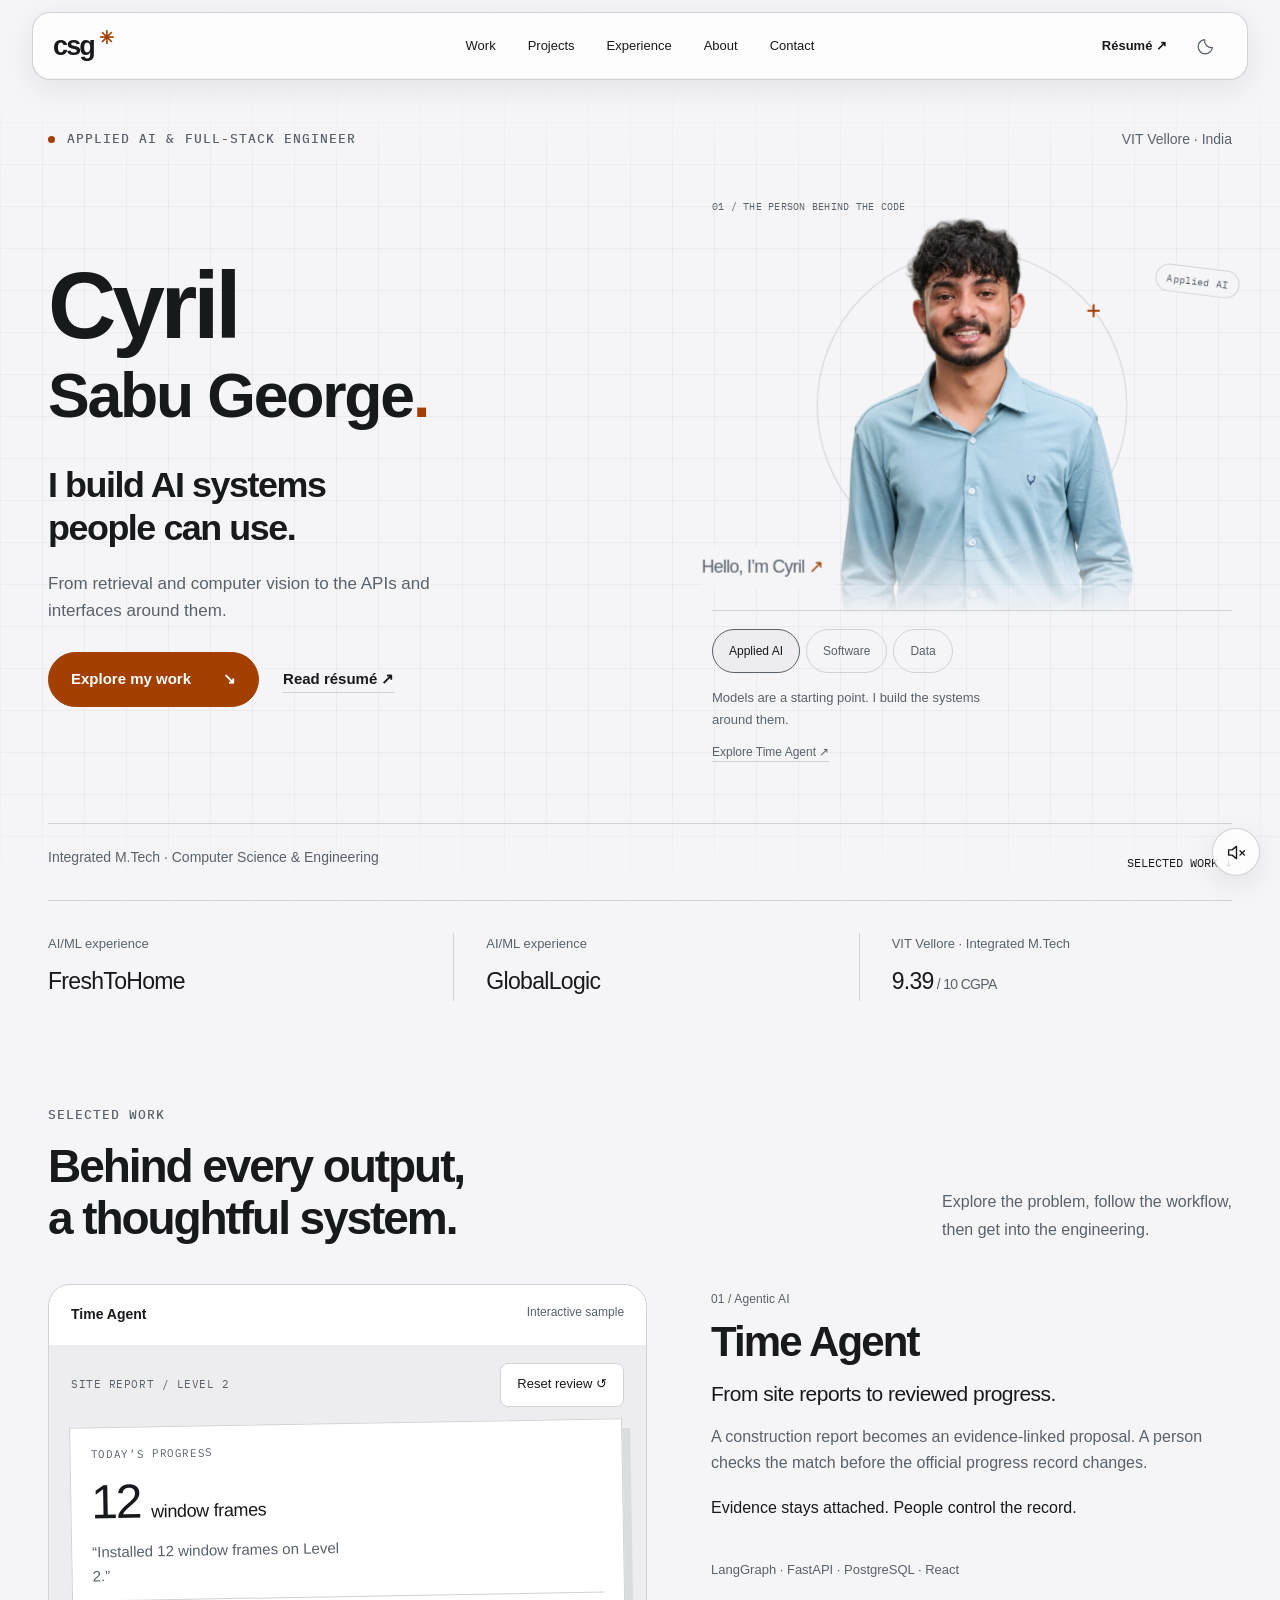
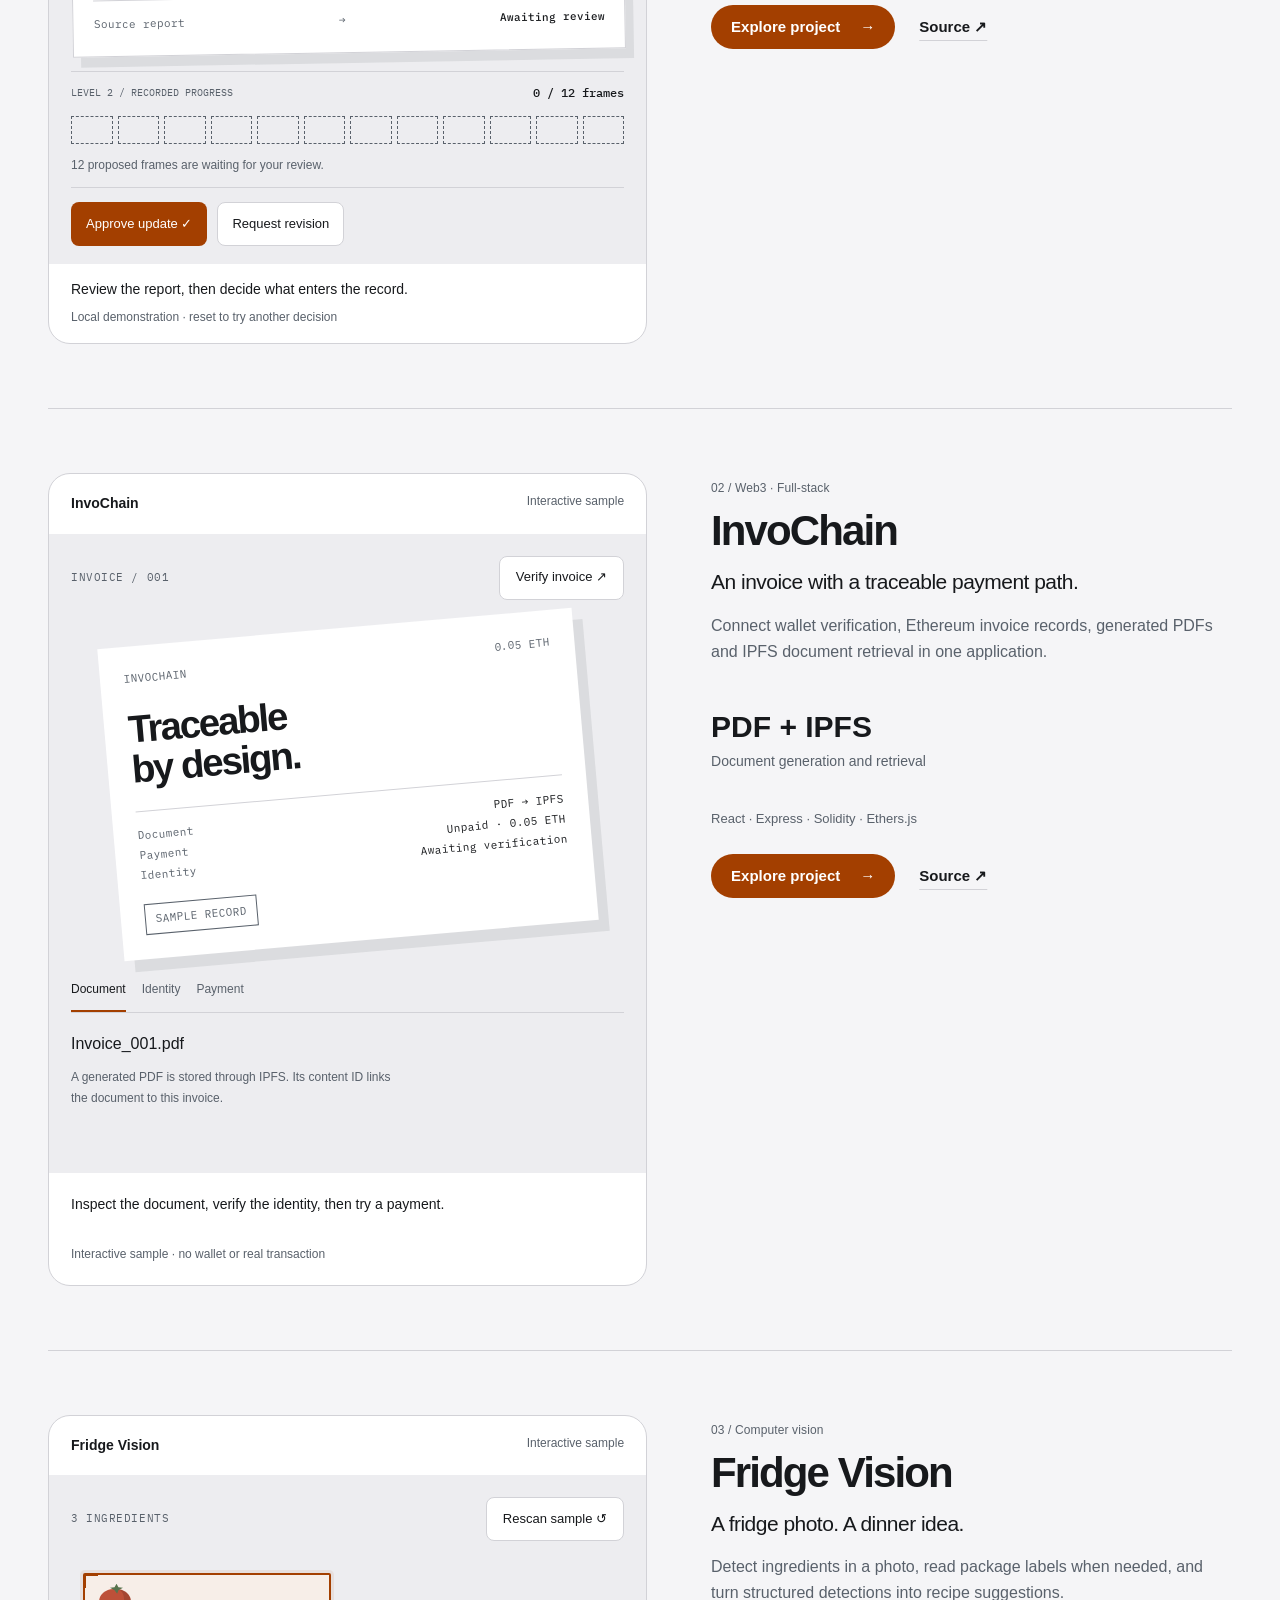
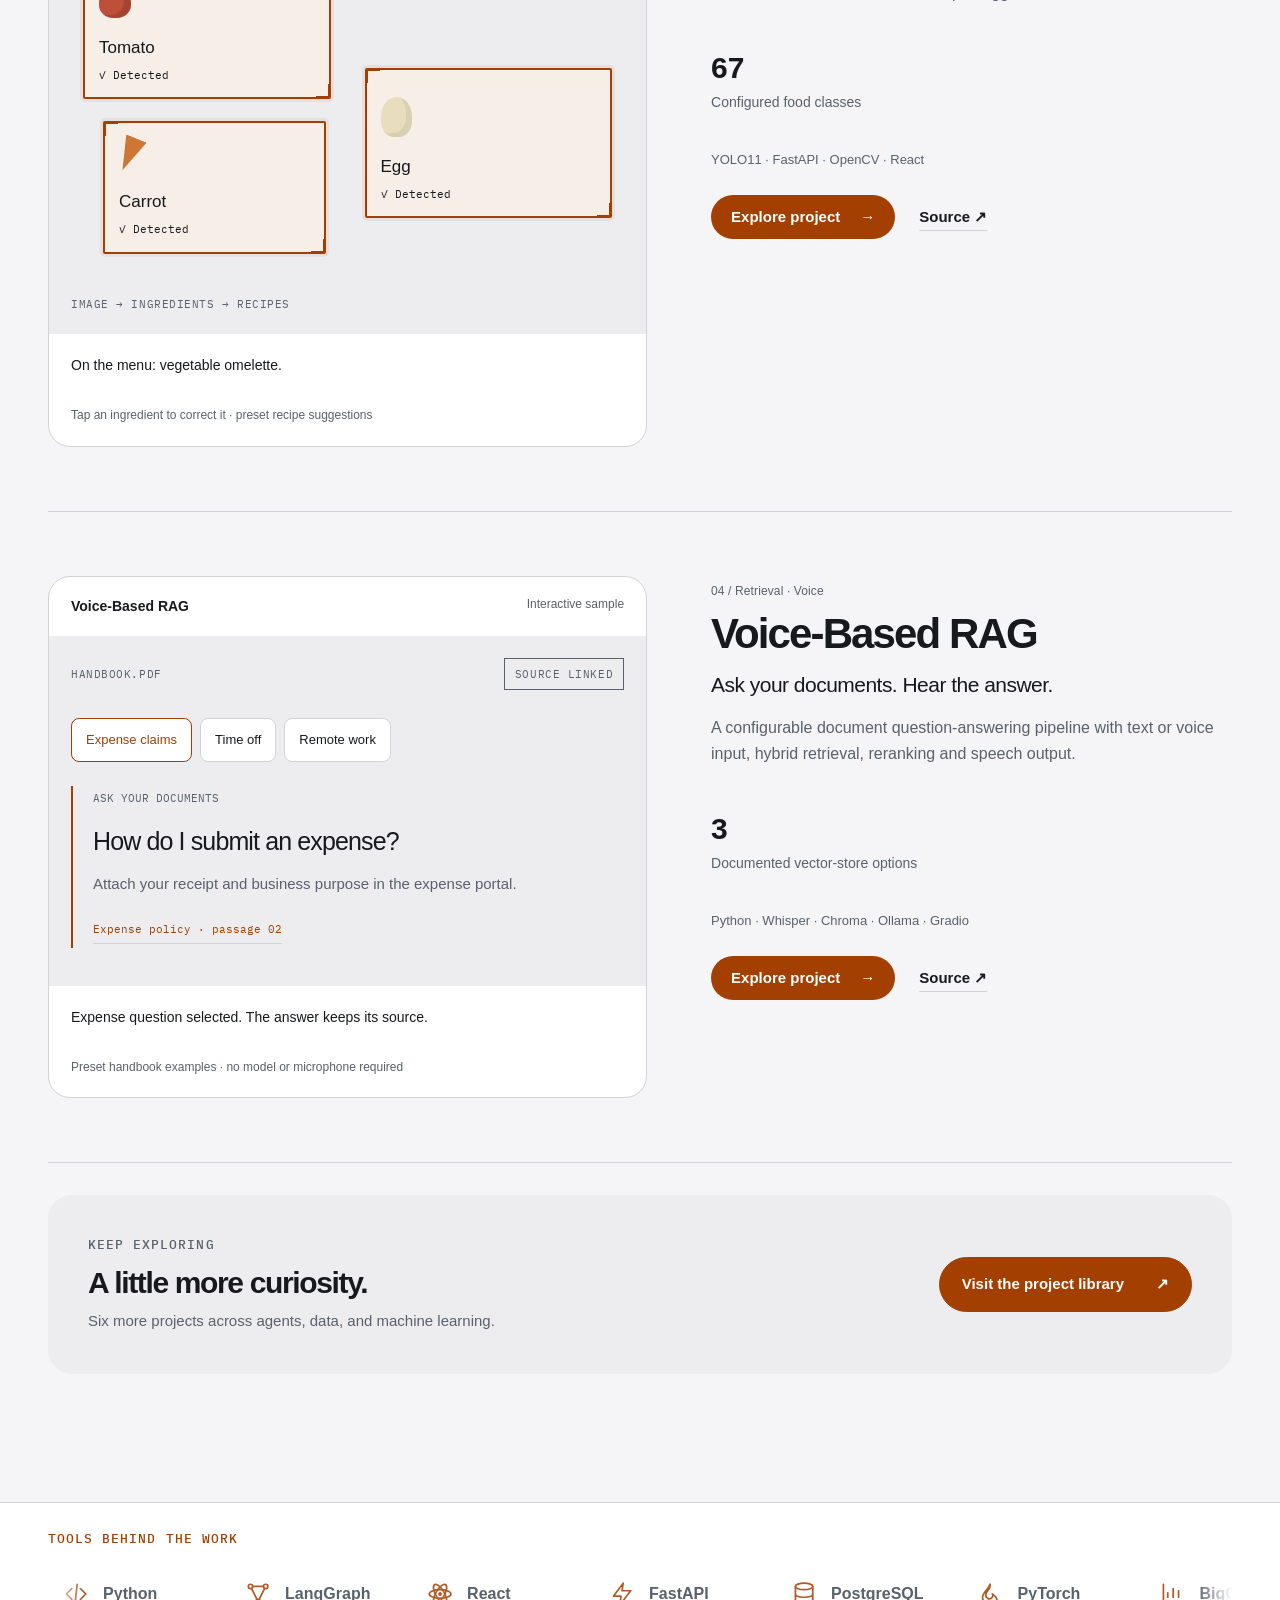
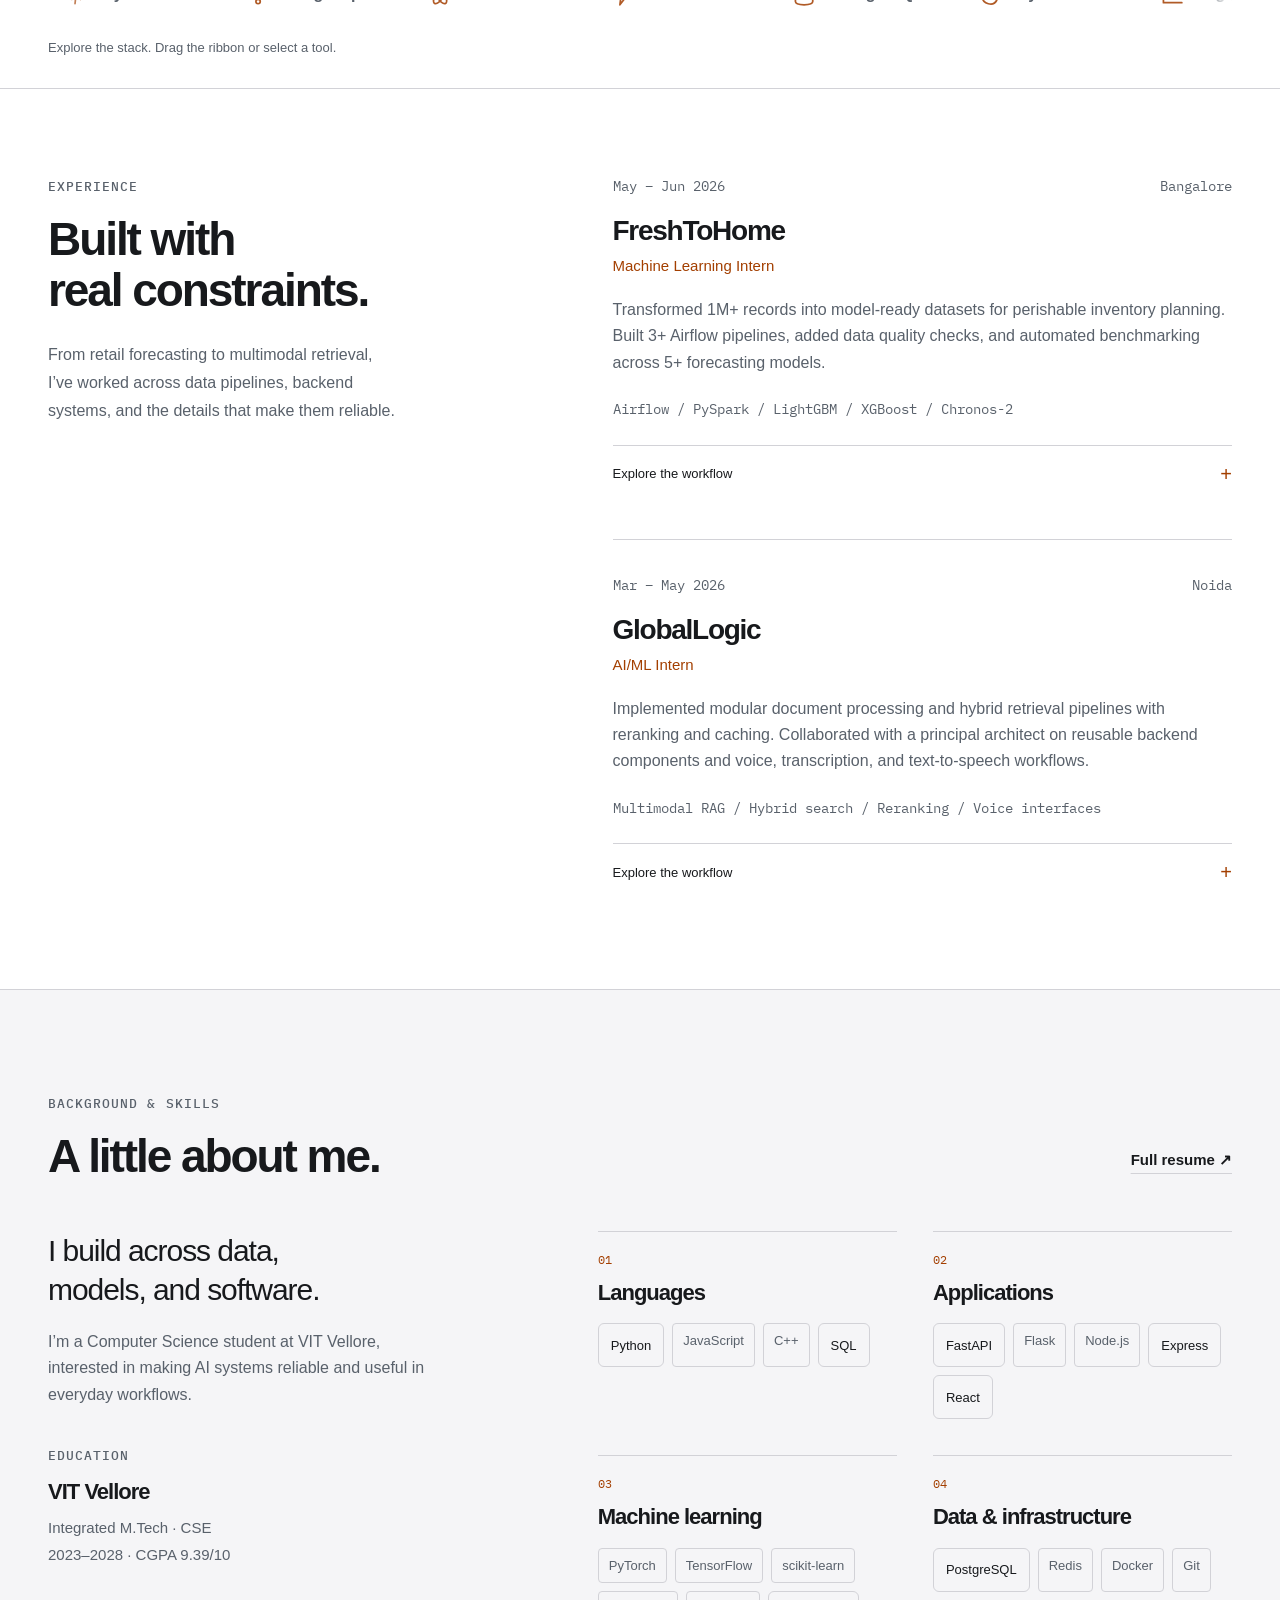
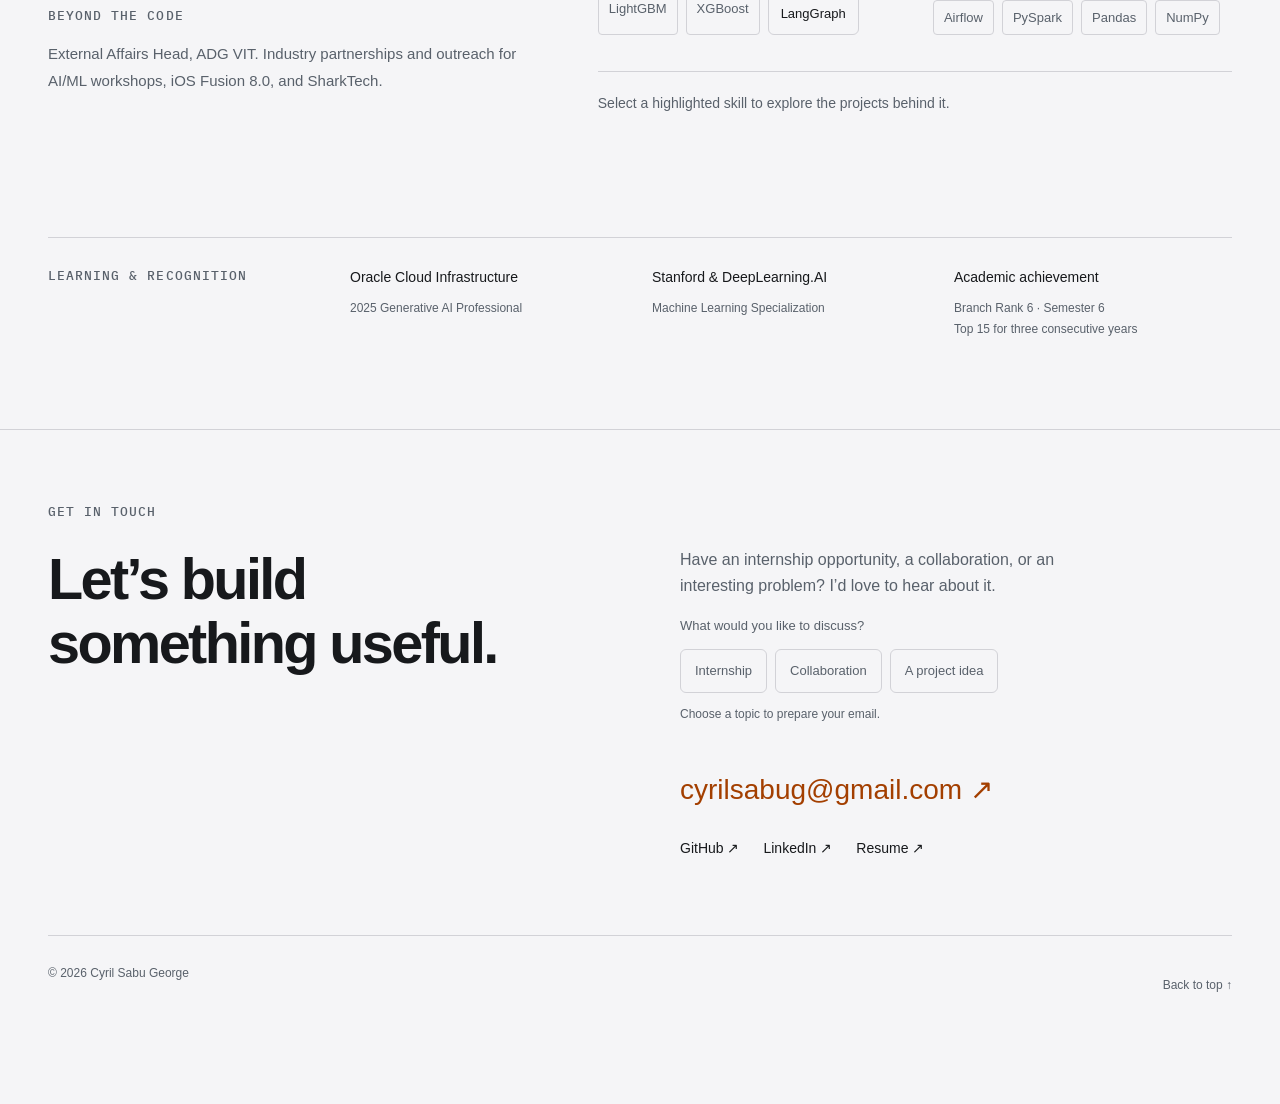
<file: index.html>
<!DOCTYPE html>
<html lang="en"><head><meta charset="UTF-8"><meta name="viewport" content="width=device-width, initial-scale=1"><meta name="theme-color" content="#111214"><title>Cyril Sabu George — Applied AI &amp; Full-Stack Engineer</title><meta name="description" content="Applied AI, retrieval, computer vision and the software around them. Explore Cyril’s projects through interactive workflow examples and documented results."><link rel="icon" href="assets/favicon.svg" type="image/svg+xml"><link rel="preconnect" href="https://fonts.googleapis.com"><link rel="preconnect" href="https://fonts.gstatic.com" crossorigin><link href="https://fonts.googleapis.com/css2?family=Manrope:wght@400;500;600;700;800&family=IBM+Plex+Mono:wght@400;500&display=swap" rel="stylesheet"><link rel="stylesheet" href="portfolio-motion.css?v=20261112-paint-final"><link rel="stylesheet" href="project-studies.css?v=20261108-polish"><script src="portfolio-icons.js?v=20261108-icons" defer></script><script src="portfolio-motion.js?v=20261112-direct-toggle" defer></script><script src="portfolio-playgrounds.js?v=20261108-polish" defer></script><link rel="stylesheet" href="portfolio-fluid.css?v=20261108-refine"><script src="portfolio-fluid.js?v=20261108-refine" defer></script><script src="portfolio-audio.js?v=20261108-compact" defer></script><link rel="stylesheet" href="project-previews.css?v=20261112-direct-toggle"><script src="project-previews.js?v=20261108-interactions-v2" defer></script><script src="site-interactions.js?v=20261112-direct-toggle" defer></script><script src="project-labs.js?v=20261108-interactions-v2" defer></script><link rel="stylesheet" href="hero-effects.css?v=20261108-full-v4"><script src="hero-effects.js?v=20261108-full-v3" defer></script></head>
<body><a class="skip-link" href="#main">Skip to content</a><header class="header wrap"><a class="brand" href="#top" aria-label="Cyril Sabu George home">csg<span aria-hidden="true">✳</span></a><nav aria-label="Primary navigation"><a href="#work">Work</a><a class="secondary-nav" href="projects.html">Projects</a><a class="secondary-nav" href="#experience">Experience</a><a class="secondary-nav" href="#about">About</a><a class="secondary-nav" href="#contact">Contact</a></nav><div class="header-actions"><a class="header-resume" href="assets/Cyril_Sabu_George_Resume.pdf" target="_blank" rel="noreferrer">Résumé ↗</a><label class="theme-control"><span class="sr-only">Color appearance</span><select name="appearance" aria-label="Color appearance"><option value="dark">Dark</option><option value="light">Light</option><option value="system">System</option></select></label><details class="mobile-menu"><summary>Menu</summary><nav aria-label="Additional navigation"><a href="projects.html">Project library</a><a href="#experience">Experience</a><a href="#about">About</a><a href="#contact">Contact</a></nav></details></div></header><main id="main"><section class="hero wrap" id="top"><canvas class="hero-ripple" aria-hidden="true"></canvas><div class="hero-top"><p class="eyebrow"><span class="accent-dot" aria-hidden="true"></span> Applied AI & Full-Stack Engineer</p><p class="location">VIT Vellore · India</p></div><div class="hero-grid"><div class="hero-copy"><h1>Cyril <span>Sabu George<span class="name-period">.</span></span></h1><p class="hero-statement">I build AI systems <br>people can use.</p><p class="hero-description">From retrieval and computer vision to the APIs and interfaces around them.</p><div class="actions"><a class="button" href="#work">Explore my work <span aria-hidden="true">↘</span></a><a class="resume-link" href="assets/Cyril_Sabu_George_Resume.pdf" target="_blank" rel="noreferrer">Read résumé ↗</a></div></div><div class="hero-demo hero-portrait" data-portrait>
<div class="portrait-stage"><span class="portrait-coordinate">01 / THE PERSON BEHIND THE CODE</span><div class="portrait-depth"><div class="portrait-orbit" aria-hidden="true"></div><img src="assets/cyril-cutout.png" width="1086" height="1448" fetchpriority="high" decoding="async" alt="Cyril Sabu George smiling in a light blue shirt"><span class="portrait-signature">Hello, I’m Cyril <span aria-hidden="true">↗</span></span><span class="portrait-specialty" data-portrait-label>Applied AI</span></div></div>
<div class="portrait-interests" aria-label="Explore my interests"><button type="button" data-interest="0" aria-pressed="true">Applied AI</button><button type="button" data-interest="1" aria-pressed="false">Software</button><button type="button" data-interest="2" aria-pressed="false">Data</button></div>
<div class="portrait-insight" aria-live="polite"><p data-portrait-copy>Models are a starting point. I build the systems around them.</p><a data-portrait-link href="#project-time-agent">Explore Time Agent ↗</a></div>
</div></div><div class="hero-footer"><p>Integrated M.Tech · Computer Science & Engineering</p><a href="#work">SELECTED WORK ↓</a></div></section><section class="proof wrap" aria-label="Background highlights"><div><span>AI/ML experience</span><strong>FreshToHome</strong></div><div><span>AI/ML experience</span><strong>GlobalLogic</strong></div><div><span>VIT Vellore · Integrated M.Tech</span><strong>9.39<span> / 10 CGPA</span></strong></div></section><section class="work wrap" id="work"><div class="section-head"><div><p class="eyebrow">SELECTED WORK</p><h2>Behind every output,<br>a thoughtful system.</h2></div><p class="section-intro">Explore the problem, follow the workflow,<br>then get into the engineering.</p></div><article class="project" id="project-time-agent"><div class="project-copy"><p class="eyebrow">01 / Agentic AI</p><h3>Time Agent</h3><p class="project-headline">From site reports to reviewed progress.</p><p>A construction report becomes an evidence-linked proposal. A person checks the match before the official progress record changes.</p><p class="project-context">Evidence stays attached. People control the record.</p><p class="tech">LangGraph · FastAPI · PostgreSQL · React</p><div class="project-links"><a class="text-link case-study-link" href="projects/time-agent.html">Explore project <span aria-hidden="true">→</span></a><a class="text-link" href="https://github.com/sudo8phoenix/Time_Agent" target="_blank" rel="noreferrer">Source ↗</a></div></div><div class="workflow" data-workflow aria-label="Time Agent workflow example"><div class="workflow-top"><span class="workflow-name">Time Agent</span><span class="example-label">Illustrative workflow</span></div><div class="workflow-body"><ol class="workflow-steps" aria-label="Workflow stages"><li><button type="button" data-step="0" aria-controls="home-time-agent-panel-0"><span class="step-index">01</span><span>Report</span><span class="step-arrow" aria-hidden="true">↗</span></button></li><li><button type="button" data-step="1" aria-controls="home-time-agent-panel-1"><span class="step-index">02</span><span>Evidence</span><span class="step-arrow" aria-hidden="true">↗</span></button></li><li><button type="button" data-step="2" aria-controls="home-time-agent-panel-2"><span class="step-index">03</span><span>Review</span><span class="step-arrow" aria-hidden="true">↗</span></button></li><li><button type="button" data-step="3" aria-controls="home-time-agent-panel-3"><span class="step-index">04</span><span>Ledger</span><span class="step-arrow" aria-hidden="true">↗</span></button></li></ol><div class="workflow-panels"><section class="workflow-panel" id="home-time-agent-panel-0" aria-label="Report"><p class="panel-label">Source: sample site report</p><p class="artifact artifact-time-agent">“Level 2: installed 12 window frames today.”</p><p class="panel-description">A supervisor reports completed work.</p></section><section class="workflow-panel" id="home-time-agent-panel-1" aria-label="Evidence"><p class="panel-label">Extracted observation</p><p class="artifact artifact-time-agent">12 window frames · Level 2</p><p class="panel-description">Keep the reported quantity attached to its source.</p></section><section class="workflow-panel" id="home-time-agent-panel-2" aria-label="Review"><p class="panel-label">Pending approval — ledger unchanged</p><p class="artifact artifact-time-agent">Activity: Level 2 window installation</p><p class="panel-description">A reviewer checks the proposed schedule match.</p></section><section class="workflow-panel" id="home-time-agent-panel-3" aria-label="Ledger"><p class="panel-label">Illustrated approved update</p><p class="artifact artifact-time-agent">+12 frames · source retained</p><p class="panel-description">Only an approved proposal becomes recorded progress.</p></section></div></div><div class="workflow-bottom" hidden><p class="workflow-status" aria-live="polite" aria-atomic="true">Step 1 of 4 · Report</p><div><button type="button" class="workflow-prev" aria-label="Previous step in Time Agent">←</button><button type="button" class="workflow-next" aria-label="Next step in Time Agent">Next step <span aria-hidden="true">→</span></button></div></div></div></article><article class="project" id="project-invochain"><div class="project-copy"><p class="eyebrow">02 / Web3 · Full-stack</p><h3>InvoChain</h3><p class="project-headline">An invoice with a traceable payment path.</p><p>Connect wallet verification, Ethereum invoice records, generated PDFs and IPFS document retrieval in one application.</p><p class="project-note">PDF + IPFS <span>Document generation and retrieval</span></p><p class="tech">React · Express · Solidity · Ethers.js</p><div class="project-links"><a class="text-link case-study-link" href="projects/invochain.html">Explore project <span aria-hidden="true">→</span></a><a class="text-link" href="https://github.com/sudo8phoenix/InvoChain" target="_blank" rel="noreferrer">Source ↗</a></div></div><div class="workflow" data-workflow aria-label="InvoChain workflow example"><div class="workflow-top"><span class="workflow-name">InvoChain</span><span class="example-label">Illustrative workflow</span></div><div class="workflow-body"><ol class="workflow-steps" aria-label="Workflow stages"><li><button type="button" data-step="0" aria-controls="home-invochain-panel-0"><span class="step-index">01</span><span>Identity</span><span class="step-arrow" aria-hidden="true">↗</span></button></li><li><button type="button" data-step="1" aria-controls="home-invochain-panel-1"><span class="step-index">02</span><span>Invoice</span><span class="step-arrow" aria-hidden="true">↗</span></button></li><li><button type="button" data-step="2" aria-controls="home-invochain-panel-2"><span class="step-index">03</span><span>Document</span><span class="step-arrow" aria-hidden="true">↗</span></button></li><li><button type="button" data-step="3" aria-controls="home-invochain-panel-3"><span class="step-index">04</span><span>Payment</span><span class="step-arrow" aria-hidden="true">↗</span></button></li></ol><div class="workflow-panels"><section class="workflow-panel" id="home-invochain-panel-0" aria-label="Identity"><p class="panel-label">Firebase identity + wallet verification</p><p class="artifact artifact-invochain">Account login → nonce → signature</p><p class="panel-description">Connect the account and prove wallet control.</p></section><section class="workflow-panel" id="home-invochain-panel-1" aria-label="Invoice"><p class="panel-label">Synthetic example, no transaction</p><p class="artifact artifact-invochain">Invoice #001 · 0.05 ETH</p><p class="panel-description">Create an invoice with recipient and amount.</p></section><section class="workflow-panel" id="home-invochain-panel-2" aria-label="Document"><p class="panel-label">Document storage path</p><p class="artifact artifact-invochain">Invoice PDF → Pinata → content ID</p><p class="panel-description">Generate a PDF and store it through IPFS.</p></section><section class="workflow-panel" id="home-invochain-panel-3" aria-label="Payment"><p class="panel-label">Illustrative payment record</p><p class="artifact artifact-invochain">Ethereum transaction → invoice status</p><p class="panel-description">Confirm payment through the connected wallet.</p></section></div></div><div class="workflow-bottom" hidden><p class="workflow-status" aria-live="polite" aria-atomic="true">Step 1 of 4 · Identity</p><div><button type="button" class="workflow-prev" aria-label="Previous step in InvoChain">←</button><button type="button" class="workflow-next" aria-label="Next step in InvoChain">Next step <span aria-hidden="true">→</span></button></div></div></div></article><article class="project" id="project-fridge-vision"><div class="project-copy"><p class="eyebrow">03 / Computer vision</p><h3>Fridge Vision</h3><p class="project-headline">A fridge photo. A dinner idea.</p><p>Detect ingredients in a photo, read package labels when needed, and turn structured detections into recipe suggestions.</p><p class="project-note">67 <span>Configured food classes</span></p><p class="tech">YOLO11 · FastAPI · OpenCV · React</p><div class="project-links"><a class="text-link case-study-link" href="projects/fridge-vision.html">Explore project <span aria-hidden="true">→</span></a><a class="text-link" href="https://github.com/sudo8phoenix/Fridge_Vision" target="_blank" rel="noreferrer">Source ↗</a></div></div><div class="workflow" data-workflow aria-label="Fridge Vision workflow example"><div class="workflow-top"><span class="workflow-name">Fridge Vision</span><span class="example-label">Illustrative workflow</span></div><div class="workflow-body"><ol class="workflow-steps" aria-label="Workflow stages"><li><button type="button" data-step="0" aria-controls="home-fridge-vision-panel-0"><span class="step-index">01</span><span>Photo</span><span class="step-arrow" aria-hidden="true">↗</span></button></li><li><button type="button" data-step="1" aria-controls="home-fridge-vision-panel-1"><span class="step-index">02</span><span>Detect</span><span class="step-arrow" aria-hidden="true">↗</span></button></li><li><button type="button" data-step="2" aria-controls="home-fridge-vision-panel-2"><span class="step-index">03</span><span>Match</span><span class="step-arrow" aria-hidden="true">↗</span></button></li><li><button type="button" data-step="3" aria-controls="home-fridge-vision-panel-3"><span class="step-index">04</span><span>Cook</span><span class="step-arrow" aria-hidden="true">↗</span></button></li></ol><div class="workflow-panels"><section class="workflow-panel" id="home-fridge-vision-panel-0" aria-label="Photo"><p class="panel-label">Illustrative image contents</p><p class="artifact artifact-fridge-vision">Tomato · Egg · Cheese</p><p class="panel-description">Upload a fridge image to the application.</p></section><section class="workflow-panel" id="home-fridge-vision-panel-1" aria-label="Detect"><p class="panel-label">Example detection labels</p><p class="artifact artifact-fridge-vision">[ Tomato ]  [ Egg ]  [ Cheese ]</p><p class="panel-description">YOLO identifies ingredients; OCR can read labels.</p></section><section class="workflow-panel" id="home-fridge-vision-panel-2" aria-label="Match"><p class="panel-label">Structured ingredient list</p><p class="artifact artifact-fridge-vision">tomato + egg + cheese</p><p class="panel-description">Pass detected ingredients to the recipe matcher.</p></section><section class="workflow-panel" id="home-fridge-vision-panel-3" aria-label="Cook"><p class="panel-label">Illustrative recipe recommendation</p><p class="artifact artifact-fridge-vision">Tomato &amp; cheese omelette</p><p class="panel-description">Browse a matching recipe suggestion.</p></section></div></div><div class="workflow-bottom" hidden><p class="workflow-status" aria-live="polite" aria-atomic="true">Step 1 of 4 · Photo</p><div><button type="button" class="workflow-prev" aria-label="Previous step in Fridge Vision">←</button><button type="button" class="workflow-next" aria-label="Next step in Fridge Vision">Next step <span aria-hidden="true">→</span></button></div></div></div></article><article class="project" id="project-voice-rag"><div class="project-copy"><p class="eyebrow">04 / Retrieval · Voice</p><h3>Voice-Based RAG</h3><p class="project-headline">Ask your documents. Hear the answer.</p><p>A configurable document question-answering pipeline with text or voice input, hybrid retrieval, reranking and speech output.</p><p class="project-note">3 <span>Documented vector-store options</span></p><p class="tech">Python · Whisper · Chroma · Ollama · Gradio</p><div class="project-links"><a class="text-link case-study-link" href="projects/voice-rag.html">Explore project <span aria-hidden="true">→</span></a><a class="text-link" href="https://github.com/sudo8phoenix/Rag-System" target="_blank" rel="noreferrer">Source ↗</a></div></div><div class="workflow" data-workflow aria-label="Voice-Based RAG workflow example"><div class="workflow-top"><span class="workflow-name">Voice-Based RAG</span><span class="example-label">Illustrative workflow</span></div><div class="workflow-body"><ol class="workflow-steps" aria-label="Workflow stages"><li><button type="button" data-step="0" aria-controls="home-voice-rag-panel-0"><span class="step-index">01</span><span>Ingest</span><span class="step-arrow" aria-hidden="true">↗</span></button></li><li><button type="button" data-step="1" aria-controls="home-voice-rag-panel-1"><span class="step-index">02</span><span>Ask</span><span class="step-arrow" aria-hidden="true">↗</span></button></li><li><button type="button" data-step="2" aria-controls="home-voice-rag-panel-2"><span class="step-index">03</span><span>Retrieve</span><span class="step-arrow" aria-hidden="true">↗</span></button></li><li><button type="button" data-step="3" aria-controls="home-voice-rag-panel-3"><span class="step-index">04</span><span>Answer</span><span class="step-arrow" aria-hidden="true">↗</span></button></li></ol><div class="workflow-panels"><section class="workflow-panel" id="home-voice-rag-panel-0" aria-label="Ingest"><p class="panel-label">Multi-format document ingestion</p><p class="artifact artifact-voice-rag">Handbook.pdf → searchable passages</p><p class="panel-description">Parse and chunk source documents.</p></section><section class="workflow-panel" id="home-voice-rag-panel-1" aria-label="Ask"><p class="panel-label">Example query</p><p class="artifact artifact-voice-rag">“How do I submit an expense?”</p><p class="panel-description">Accept a typed or transcribed question.</p></section><section class="workflow-panel" id="home-voice-rag-panel-2" aria-label="Retrieve"><p class="panel-label">Context selected from the documents</p><p class="artifact artifact-voice-rag">Dense + BM25 → ranked passages</p><p class="panel-description">Combine retrieval and reranking.</p></section><section class="workflow-panel" id="home-voice-rag-panel-3" aria-label="Answer"><p class="panel-label">Illustrative pipeline, no microphone used</p><p class="artifact artifact-voice-rag">Retrieved context → answer → audio</p><p class="panel-description">Generate a response with optional speech.</p></section></div></div><div class="workflow-bottom" hidden><p class="workflow-status" aria-live="polite" aria-atomic="true">Step 1 of 4 · Ingest</p><div><button type="button" class="workflow-prev" aria-label="Previous step in Voice-Based RAG">←</button><button type="button" class="workflow-next" aria-label="Next step in Voice-Based RAG">Next step <span aria-hidden="true">→</span></button></div></div></div></article><div class="library-invite"><div><p class="eyebrow">KEEP EXPLORING</p><h3>A little more curiosity.</h3><p>Six more projects across agents, data, and machine learning.</p></div><a class="button" href="projects.html">Visit the project library <span aria-hidden="true">↗</span></a></div></section><section id="tools" class="tool-strip" aria-label="Tools used across these projects"><div class="wrap"><div class="tool-heading"><p class="eyebrow">TOOLS BEHIND THE WORK</p></div><div class="tool-viewport" tabindex="0" role="region" aria-label="Draggable tools. Use left and right arrow keys to explore."><div class="tool-track"><ul class="tool-group"><li><button type="button" class="tool-chip"><span aria-hidden="true" data-icon="code"></span> Python</button></li><li><button type="button" class="tool-chip"><span aria-hidden="true" data-icon="nodes"></span> LangGraph</button></li><li><button type="button" class="tool-chip"><span aria-hidden="true" data-icon="atom"></span> React</button></li><li><button type="button" class="tool-chip"><span aria-hidden="true" data-icon="bolt"></span> FastAPI</button></li><li><button type="button" class="tool-chip"><span aria-hidden="true" data-icon="database"></span> PostgreSQL</button></li><li><button type="button" class="tool-chip"><span aria-hidden="true" data-icon="flame"></span> PyTorch</button></li><li><button type="button" class="tool-chip"><span aria-hidden="true" data-icon="chart"></span> BigQuery</button></li><li><button type="button" class="tool-chip"><span aria-hidden="true" data-icon="boxes"></span> Docker</button></li></ul></div></div><p class="tool-detail" aria-live="polite">Explore the stack. Drag the ribbon or select a tool.</p></div></section><section class="experience" id="experience">
<div class="wrap experience-grid">
<div>
<p class="eyebrow">EXPERIENCE</p>
<h2>Built with<br>real constraints.</h2>
<p class="section-intro">From retail forecasting to multimodal retrieval, I’ve worked across data pipelines, backend systems, and the details that make them reliable.</p>
</div>
<div class="timeline">
<article>
<div class="role-meta">
<span>May – Jun 2026</span>
<span>Bangalore</span>
</div>
<h3>FreshToHome</h3>
<p class="role">Machine Learning Intern</p>
<p>Transformed 1M+ records into model-ready datasets for perishable inventory planning. Built 3+ Airflow pipelines, added data quality checks, and automated benchmarking across 5+ forecasting models.</p>
<p class="tech">Airflow / PySpark / LightGBM / XGBoost / Chronos-2</p><details class="experience-workflow"><summary>Explore the workflow <span aria-hidden="true">+</span></summary><ol><li><strong>Prepare</strong><p>Transform retail records into model-ready datasets with PySpark.</p></li><li><strong>Validate</strong><p>Orchestrate Airflow pipelines with data quality checks.</p></li><li><strong>Compare</strong><p>Benchmark forecasting models for perishable inventory planning.</p></li></ol></details>
</article>
<article>
<div class="role-meta">
<span>Mar – May 2026</span>
<span>Noida</span>
</div>
<h3>GlobalLogic</h3>
<p class="role">AI/ML Intern</p>
<p>Implemented modular document processing and hybrid retrieval pipelines with reranking and caching. Collaborated with a principal architect on reusable backend components and voice, transcription, and text-to-speech workflows.</p>
<p class="tech">Multimodal RAG / Hybrid search / Reranking / Voice interfaces</p><details class="experience-workflow"><summary>Explore the workflow <span aria-hidden="true">+</span></summary><ol><li><strong>Process</strong><p>Turn source documents into searchable passages.</p></li><li><strong>Retrieve</strong><p>Combine hybrid search, reranking, and caching.</p></li><li><strong>Connect</strong><p>Support voice, transcription, and text-to-speech workflows.</p></li></ol><a class="text-link" href="projects/voice-rag.html">Explore my related RAG project ↗</a></details>
</article>
</div>
</div>
</section>
<section class="about wrap" id="about">
<div class="section-head"><div><p class="eyebrow">BACKGROUND & SKILLS</p><h2>A little about me.</h2></div><a class="text-link" href="assets/Cyril_Sabu_George_Resume.pdf" target="_blank" rel="noreferrer">Full resume ↗</a></div>
<div class="background-layout"><div class="background-bio"><p class="bio-intro">I build across data,<br>models, and software.</p><p>I’m a Computer Science student at VIT Vellore, interested in making AI systems reliable and useful in everyday workflows.</p><div class="education-note"><span class="eyebrow">EDUCATION</span><h3>VIT Vellore</h3><p>Integrated M.Tech · CSE<br>2023–2028 · CGPA 9.39/10</p></div><div class="leadership-note"><span class="eyebrow">BEYOND THE CODE</span><p>External Affairs Head, ADG VIT. Industry partnerships and outreach for AI/ML workshops, iOS Fusion 8.0, and SharkTech.</p></div></div><div class="skills-layout" aria-label="Technical skills"><div class="skill-group"><p class="skill-number">01</p><h3>Languages</h3><ul class="skill-tags"><li>Python</li><li>JavaScript</li><li>C++</li><li>SQL</li></ul></div>
<div class="skill-group"><p class="skill-number">02</p><h3>Applications</h3><ul class="skill-tags"><li>FastAPI</li><li>Flask</li><li>Node.js</li><li>Express</li><li>React</li></ul></div>
<div class="skill-group"><p class="skill-number">03</p><h3>Machine learning</h3><ul class="skill-tags"><li>PyTorch</li><li>TensorFlow</li><li>scikit-learn</li><li>LightGBM</li><li>XGBoost</li><li>LangGraph</li></ul></div>
<div class="skill-group"><p class="skill-number">04</p><h3>Data & infrastructure</h3><ul class="skill-tags"><li>PostgreSQL</li><li>Redis</li><li>Docker</li><li>Git</li><li>Airflow</li><li>PySpark</li><li>Pandas</li><li>NumPy</li></ul></div></div></div>
<div class="qualification-strip"><p class="eyebrow">LEARNING & RECOGNITION</p><div><p>Oracle Cloud Infrastructure</p><span>2025 Generative AI Professional</span></div><div><p>Stanford & DeepLearning.AI</p><span>Machine Learning Specialization</span></div><div><p>Academic achievement</p><span>Branch Rank 6 · Semester 6<br>Top 15 for three consecutive years</span></div></div>
</section>
<section class="contact" id="contact">
<div class="wrap">
<p class="eyebrow">GET IN TOUCH</p>
<div class="contact-grid">
<h2>Let’s build<br>something useful.</h2>
<div>
<p>Have an internship opportunity, a collaboration, or an interesting problem? I’d love to hear about it.</p>
<a class="email" href="mailto:cyrilsabug@gmail.com">cyrilsabug@gmail.com ↗</a>
<div class="socials">
<a href="https://github.com/sudo8phoenix" target="_blank" rel="noreferrer">GitHub ↗</a>
<a href="https://linkedin.com/in/cyrilsabugeorge" target="_blank" rel="noreferrer">LinkedIn ↗</a>
<a href="assets/Cyril_Sabu_George_Resume.pdf" target="_blank" rel="noreferrer">Resume ↗</a>
</div>
</div>
</div>
<footer>
<span>© <span id="year">2026</span> Cyril Sabu George</span>
<a href="#top">Back to top ↑</a>
</footer>
</div>
</section>
</main>
</body>
</html>
</file>
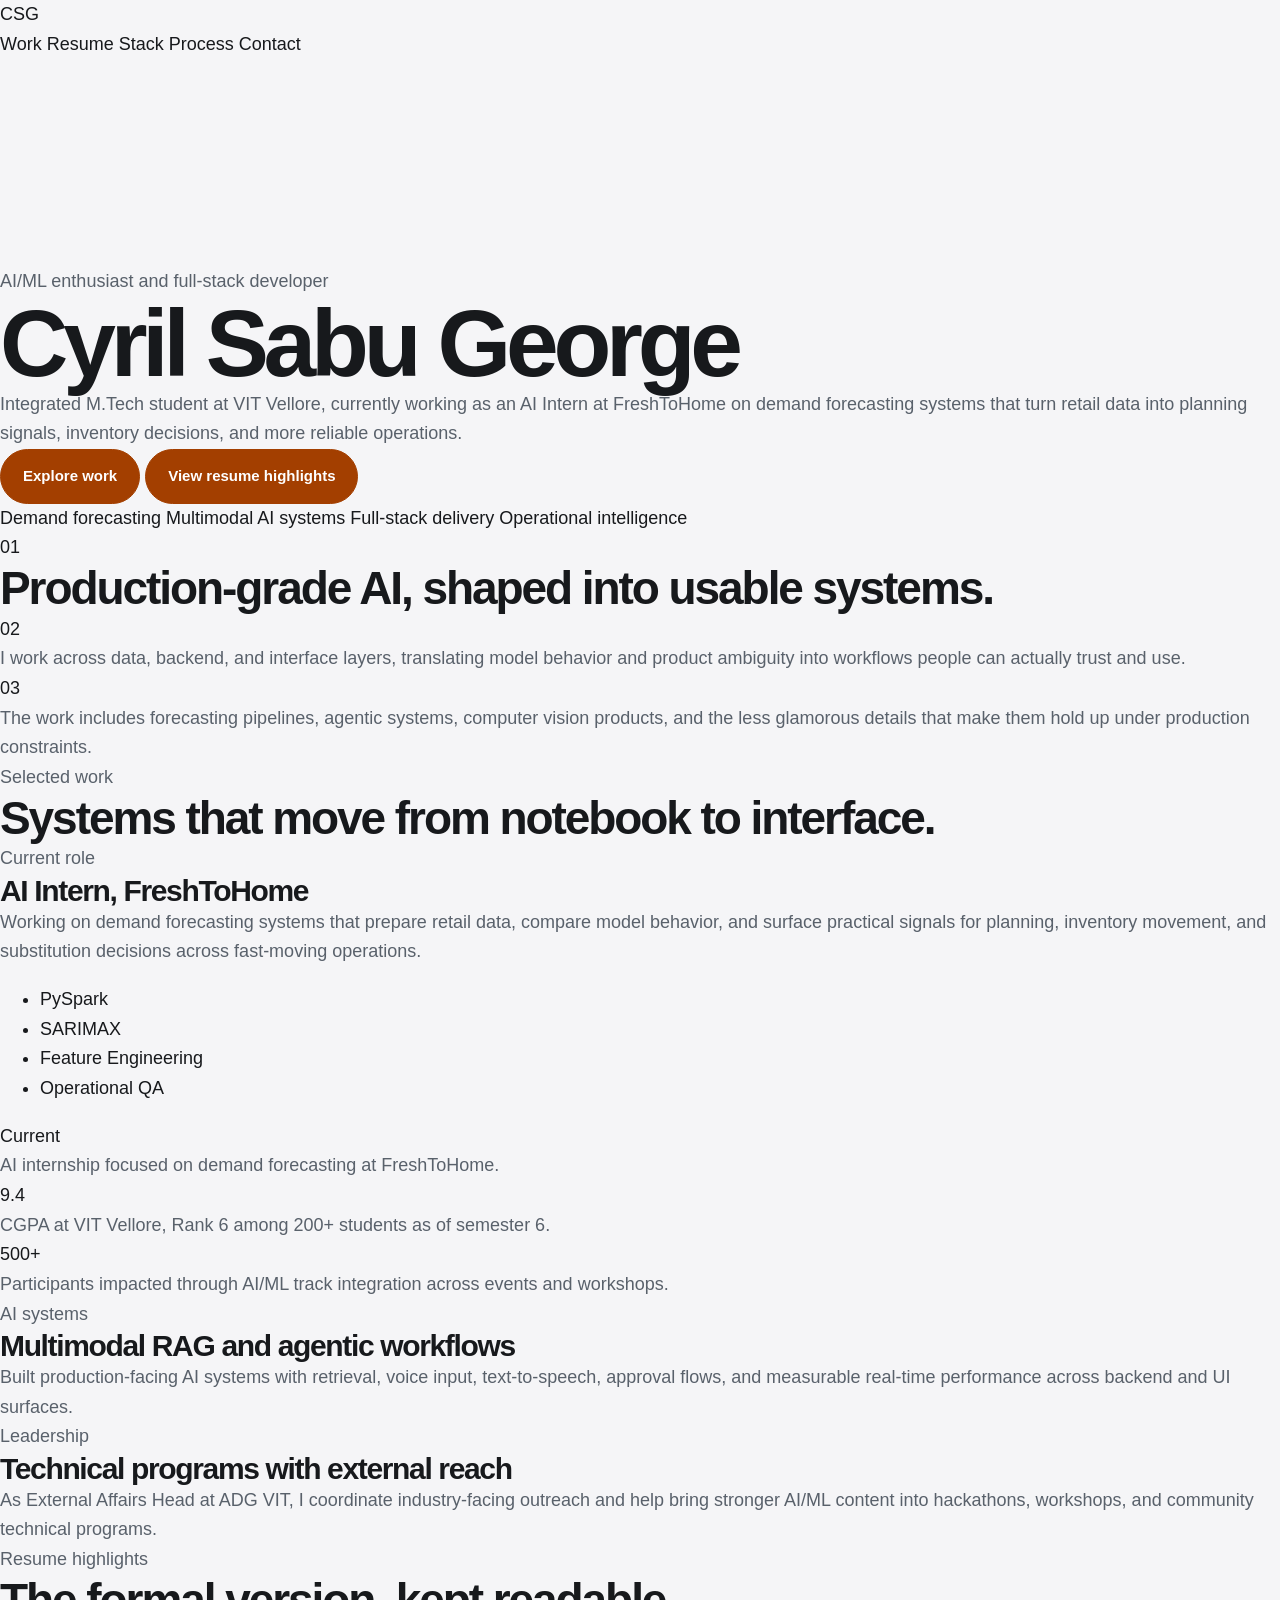
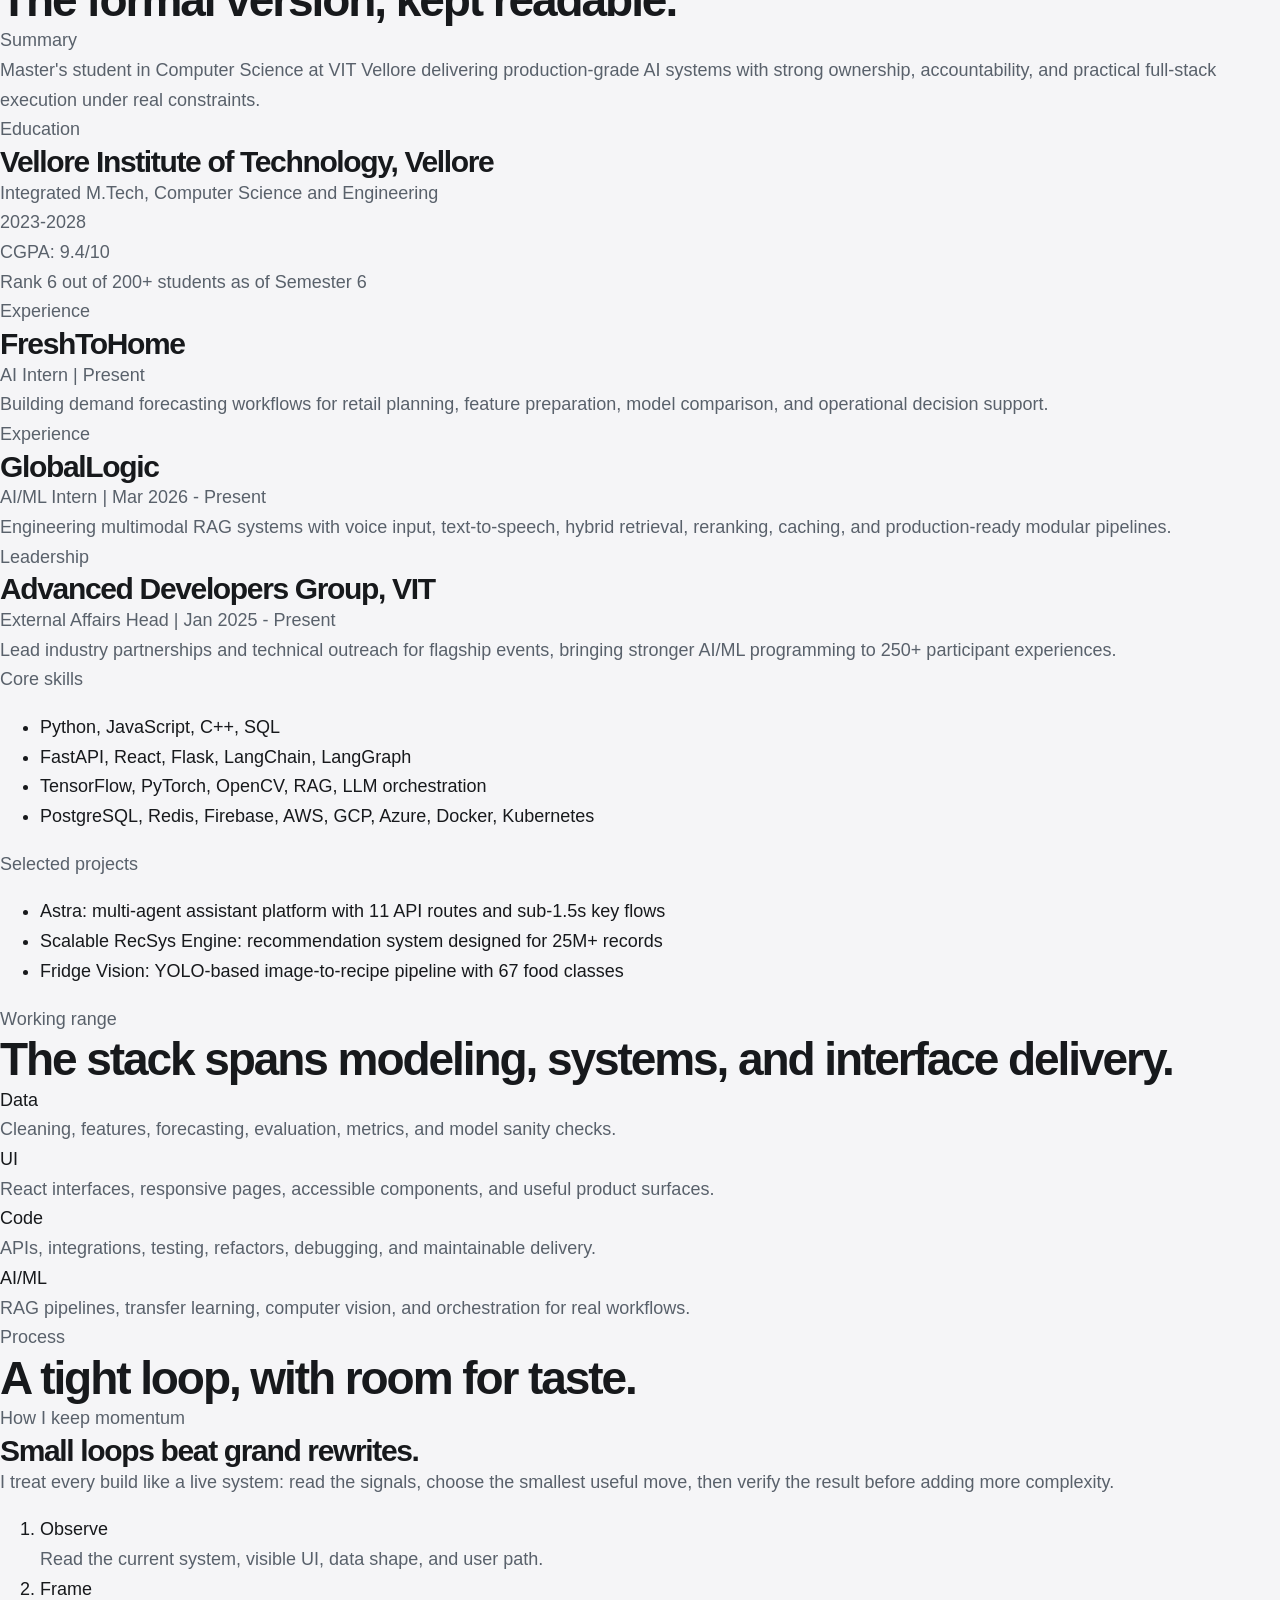
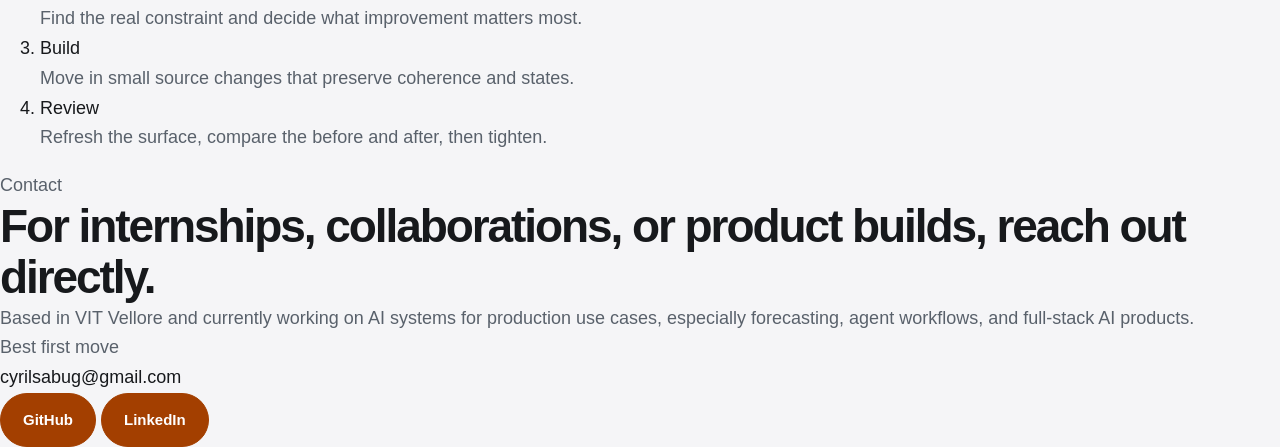
<file: portfolio-motion.html>
<!DOCTYPE html>
<html lang="en">
  <head>
    <meta charset="UTF-8" />
    <meta name="viewport" content="width=device-width, initial-scale=1.0" />
    <title>Cyril Sabu George | Motion Portfolio</title>
    <meta
      name="description"
      content="Portfolio of Cyril Sabu George, an AI/ML intern and full-stack developer focused on demand forecasting, multimodal AI systems, and production-grade product delivery."
    />
    <link rel="preconnect" href="https://fonts.googleapis.com" />
    <link rel="preconnect" href="https://fonts.gstatic.com" crossorigin />
    <link
      href="https://fonts.googleapis.com/css2?family=DM+Sans:wght@500;700;900&family=Fraunces:opsz,wght,SOFT,WONK@9..144,700,35,1&display=swap"
      rel="stylesheet"
    />
    <link rel="stylesheet" href="portfolio-motion.css" />
  </head>
  <body>
    <a class="skip-link" href="#main">Skip to content</a>

    <header class="topbar" aria-label="Site header">
      <a class="logo" href="#top" aria-label="Cyril Sabu George home">CSG</a>
      <nav class="nav-links" aria-label="Primary navigation">
        <a href="#work">Work</a>
        <a href="#resume">Resume</a>
        <a href="#stack">Stack</a>
        <a href="#process">Process</a>
        <a href="#contact">Contact</a>
      </nav>
    </header>

    <main id="main">
      <section class="hero" id="top" aria-labelledby="hero-title">
        <canvas id="signal-canvas" aria-hidden="true"></canvas>
        <div class="hero-overlay" aria-hidden="true"></div>

        <div class="hero-inner">
          <p class="kicker reveal">AI/ML enthusiast and full-stack developer</p>
          <h1 id="hero-title" class="reveal">Cyril Sabu George</h1>
          <p class="hero-copy reveal">
            Integrated M.Tech student at VIT Vellore, currently working as an
            AI Intern at FreshToHome on demand forecasting systems that turn
            retail data into planning signals, inventory decisions, and more
            reliable operations.
          </p>
          <div class="hero-actions reveal" aria-label="Primary actions">
            <a class="button button-primary" href="#work">Explore work</a>
            <a class="button button-quiet" href="#resume">View resume highlights</a>
          </div>
        </div>

        <div class="hero-strip" aria-label="Current focus">
          <span>Demand forecasting</span>
          <span>Multimodal AI systems</span>
          <span>Full-stack delivery</span>
          <span>Operational intelligence</span>
        </div>
      </section>

      <section class="intro-grid" aria-label="Portfolio highlights">
        <article class="intro-card reveal">
          <span>01</span>
          <h2>Production-grade AI, shaped into usable systems.</h2>
        </article>
        <article class="intro-card reveal">
          <span>02</span>
          <p>
            I work across data, backend, and interface layers, translating
            model behavior and product ambiguity into workflows people can
            actually trust and use.
          </p>
        </article>
        <article class="intro-card reveal">
          <span>03</span>
          <p>
            The work includes forecasting pipelines, agentic systems, computer
            vision products, and the less glamorous details that make them hold
            up under production constraints.
          </p>
        </article>
      </section>

      <section class="work-section" id="work" aria-labelledby="work-title">
        <div class="section-heading reveal">
          <p class="kicker">Selected work</p>
          <h2 id="work-title">Systems that move from notebook to interface.</h2>
        </div>

        <div class="work-showcase">
          <article class="work-item work-feature reveal">
            <div class="work-copy">
              <p class="label">Current role</p>
              <h3>AI Intern, FreshToHome</h3>
              <p>
                Working on demand forecasting systems that prepare retail data,
                compare model behavior, and surface practical signals for
                planning, inventory movement, and substitution decisions across
                fast-moving operations.
              </p>
              <ul class="tag-list" aria-label="Demand workflow tags">
                <li>PySpark</li>
                <li>SARIMAX</li>
                <li>Feature Engineering</li>
                <li>Operational QA</li>
              </ul>
            </div>
            <div class="signal-board" aria-label="Demand forecasting highlights">
              <div class="signal-stat">
                <span class="signal-value">Current</span>
                <p>AI internship focused on demand forecasting at FreshToHome.</p>
              </div>
              <div class="signal-stat">
                <span class="signal-value">9.4</span>
                <p>CGPA at VIT Vellore, Rank 6 among 200+ students as of semester 6.</p>
              </div>
              <div class="signal-stat">
                <span class="signal-value">500+</span>
                <p>Participants impacted through AI/ML track integration across events and workshops.</p>
              </div>
            </div>
          </article>

          <article class="work-item reveal">
            <p class="label">AI systems</p>
            <h3>Multimodal RAG and agentic workflows</h3>
            <p>
              Built production-facing AI systems with retrieval, voice input,
              text-to-speech, approval flows, and measurable real-time
              performance across backend and UI surfaces.
            </p>
          </article>

          <article class="work-item reveal">
            <p class="label">Leadership</p>
            <h3>Technical programs with external reach</h3>
            <p>
              As External Affairs Head at ADG VIT, I coordinate industry-facing
              outreach and help bring stronger AI/ML content into hackathons,
              workshops, and community technical programs.
            </p>
          </article>
        </div>
      </section>

      <section class="resume-section" id="resume" aria-labelledby="resume-title">
        <div class="section-heading reveal">
          <p class="kicker">Resume highlights</p>
          <h2 id="resume-title">The formal version, kept readable.</h2>
        </div>

        <div class="resume-grid">
          <article class="resume-card resume-summary reveal">
            <p class="label">Summary</p>
            <p>
              Master&apos;s student in Computer Science at VIT Vellore delivering
              production-grade AI systems with strong ownership, accountability,
              and practical full-stack execution under real constraints.
            </p>
          </article>

          <article class="resume-card reveal">
            <p class="label">Education</p>
            <h3>Vellore Institute of Technology, Vellore</h3>
            <p class="resume-meta">Integrated M.Tech, Computer Science and Engineering</p>
            <p class="resume-meta">2023-2028</p>
            <p class="resume-detail">CGPA: 9.4/10</p>
            <p class="resume-detail">Rank 6 out of 200+ students as of Semester 6</p>
          </article>

          <article class="resume-card reveal">
            <p class="label">Experience</p>
            <h3>FreshToHome</h3>
            <p class="resume-meta">AI Intern | Present</p>
            <p class="resume-detail">
              Building demand forecasting workflows for retail planning,
              feature preparation, model comparison, and operational decision support.
            </p>
          </article>

          <article class="resume-card reveal">
            <p class="label">Experience</p>
            <h3>GlobalLogic</h3>
            <p class="resume-meta">AI/ML Intern | Mar 2026 - Present</p>
            <p class="resume-detail">
              Engineering multimodal RAG systems with voice input, text-to-speech,
              hybrid retrieval, reranking, caching, and production-ready modular pipelines.
            </p>
          </article>

          <article class="resume-card reveal">
            <p class="label">Leadership</p>
            <h3>Advanced Developers Group, VIT</h3>
            <p class="resume-meta">External Affairs Head | Jan 2025 - Present</p>
            <p class="resume-detail">
              Lead industry partnerships and technical outreach for flagship
              events, bringing stronger AI/ML programming to 250+ participant experiences.
            </p>
          </article>

          <article class="resume-card resume-skills reveal">
            <p class="label">Core skills</p>
            <ul class="resume-list" aria-label="Core skills">
              <li>Python, JavaScript, C++, SQL</li>
              <li>FastAPI, React, Flask, LangChain, LangGraph</li>
              <li>TensorFlow, PyTorch, OpenCV, RAG, LLM orchestration</li>
              <li>PostgreSQL, Redis, Firebase, AWS, GCP, Azure, Docker, Kubernetes</li>
            </ul>
          </article>

          <article class="resume-card resume-projects reveal">
            <p class="label">Selected projects</p>
            <ul class="resume-list" aria-label="Selected projects">
              <li>Astra: multi-agent assistant platform with 11 API routes and sub-1.5s key flows</li>
              <li>Scalable RecSys Engine: recommendation system designed for 25M+ records</li>
              <li>Fridge Vision: YOLO-based image-to-recipe pipeline with 67 food classes</li>
            </ul>
          </article>
        </div>
      </section>

      <section class="stack-section" id="stack" aria-labelledby="stack-title">
        <div class="section-heading reveal">
          <p class="kicker">Working range</p>
          <h2 id="stack-title">The stack spans modeling, systems, and interface delivery.</h2>
        </div>
        <div class="stack-orbit" aria-label="Capabilities">
          <div class="orbit-ring" aria-hidden="true"></div>
          <article class="stack-node reveal">
            <span>Data</span>
            <p>Cleaning, features, forecasting, evaluation, metrics, and model sanity checks.</p>
          </article>
          <article class="stack-node reveal">
            <span>UI</span>
            <p>React interfaces, responsive pages, accessible components, and useful product surfaces.</p>
          </article>
          <article class="stack-node reveal">
            <span>Code</span>
            <p>APIs, integrations, testing, refactors, debugging, and maintainable delivery.</p>
          </article>
          <article class="stack-node reveal">
            <span>AI/ML</span>
            <p>RAG pipelines, transfer learning, computer vision, and orchestration for real workflows.</p>
          </article>
        </div>
      </section>

      <section class="process-section" id="process" aria-labelledby="process-title">
        <div class="section-heading reveal">
          <p class="kicker">Process</p>
          <h2 id="process-title">A tight loop, with room for taste.</h2>
        </div>
        <div class="process-board">
          <article class="process-note reveal">
            <p class="label">How I keep momentum</p>
            <h3>Small loops beat grand rewrites.</h3>
            <p>
              I treat every build like a live system: read the signals, choose
              the smallest useful move, then verify the result before adding
              more complexity.
            </p>
          </article>

          <ol class="process-list" aria-label="Process loop">
            <li class="reveal">
              <span>Observe</span>
              <p>Read the current system, visible UI, data shape, and user path.</p>
            </li>
            <li class="reveal">
              <span>Frame</span>
              <p>Find the real constraint and decide what improvement matters most.</p>
            </li>
            <li class="reveal">
              <span>Build</span>
              <p>Move in small source changes that preserve coherence and states.</p>
            </li>
            <li class="reveal">
              <span>Review</span>
              <p>Refresh the surface, compare the before and after, then tighten.</p>
            </li>
          </ol>
        </div>
      </section>

      <section class="contact-section" id="contact" aria-labelledby="contact-title">
        <div class="contact-panel reveal">
          <div class="contact-main">
            <p class="kicker">Contact</p>
            <h2 id="contact-title">For internships, collaborations, or product builds, reach out directly.</h2>
            <p class="contact-copy">
              Based in VIT Vellore and currently working on AI systems for production use cases,
              especially forecasting, agent workflows, and full-stack AI products.
            </p>
          </div>
          <div class="contact-aside" aria-label="Contact options">
            <p class="contact-prompt">Best first move</p>
            <a class="contact-email" href="mailto:cyrilsabug@gmail.com">cyrilsabug@gmail.com</a>
            <div class="contact-links">
              <a class="button button-quiet" href="https://github.com/sudo8phoenix" target="_blank" rel="noreferrer">GitHub</a>
              <a class="button button-quiet" href="https://linkedin.com/in/cyrilsabugeorge" target="_blank" rel="noreferrer">LinkedIn</a>
            </div>
          </div>
        </div>
      </section>
    </main>

    <script src="portfolio-motion.js"></script>
  </body>
</html>
</file>
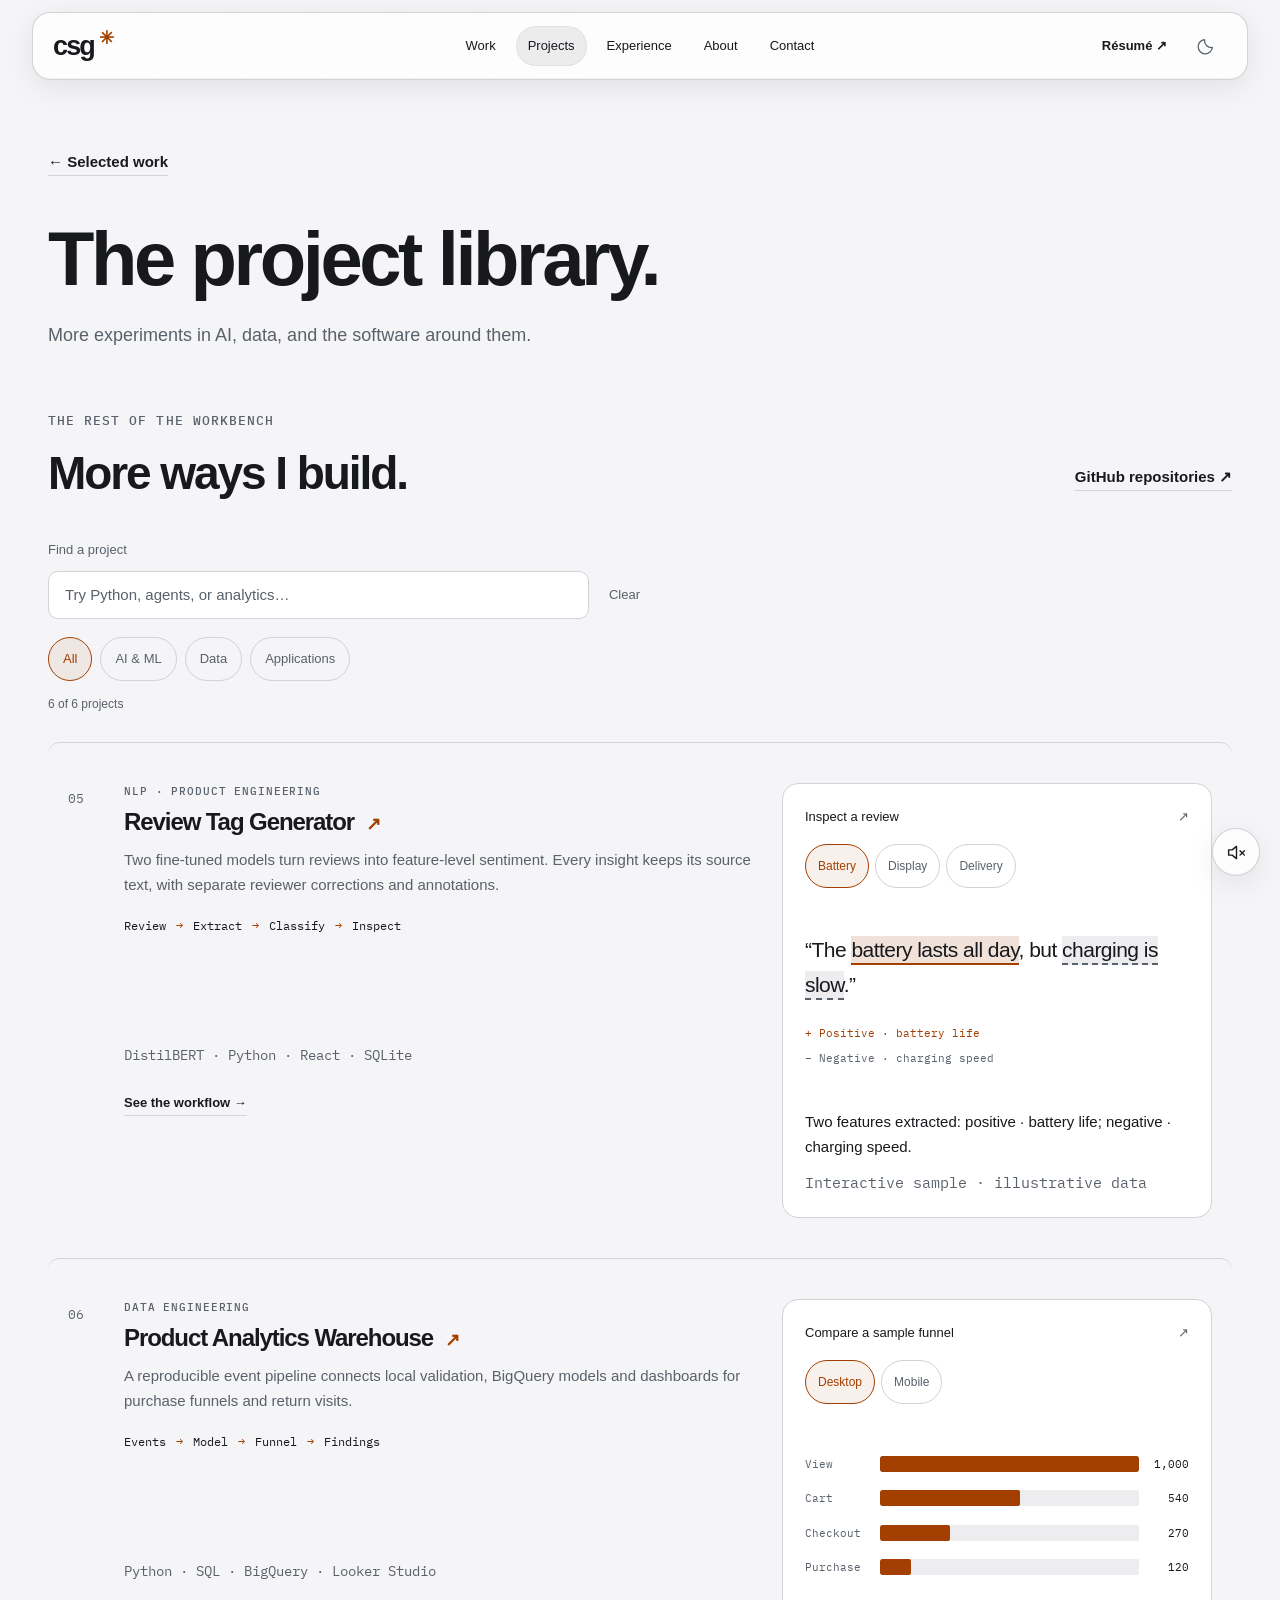
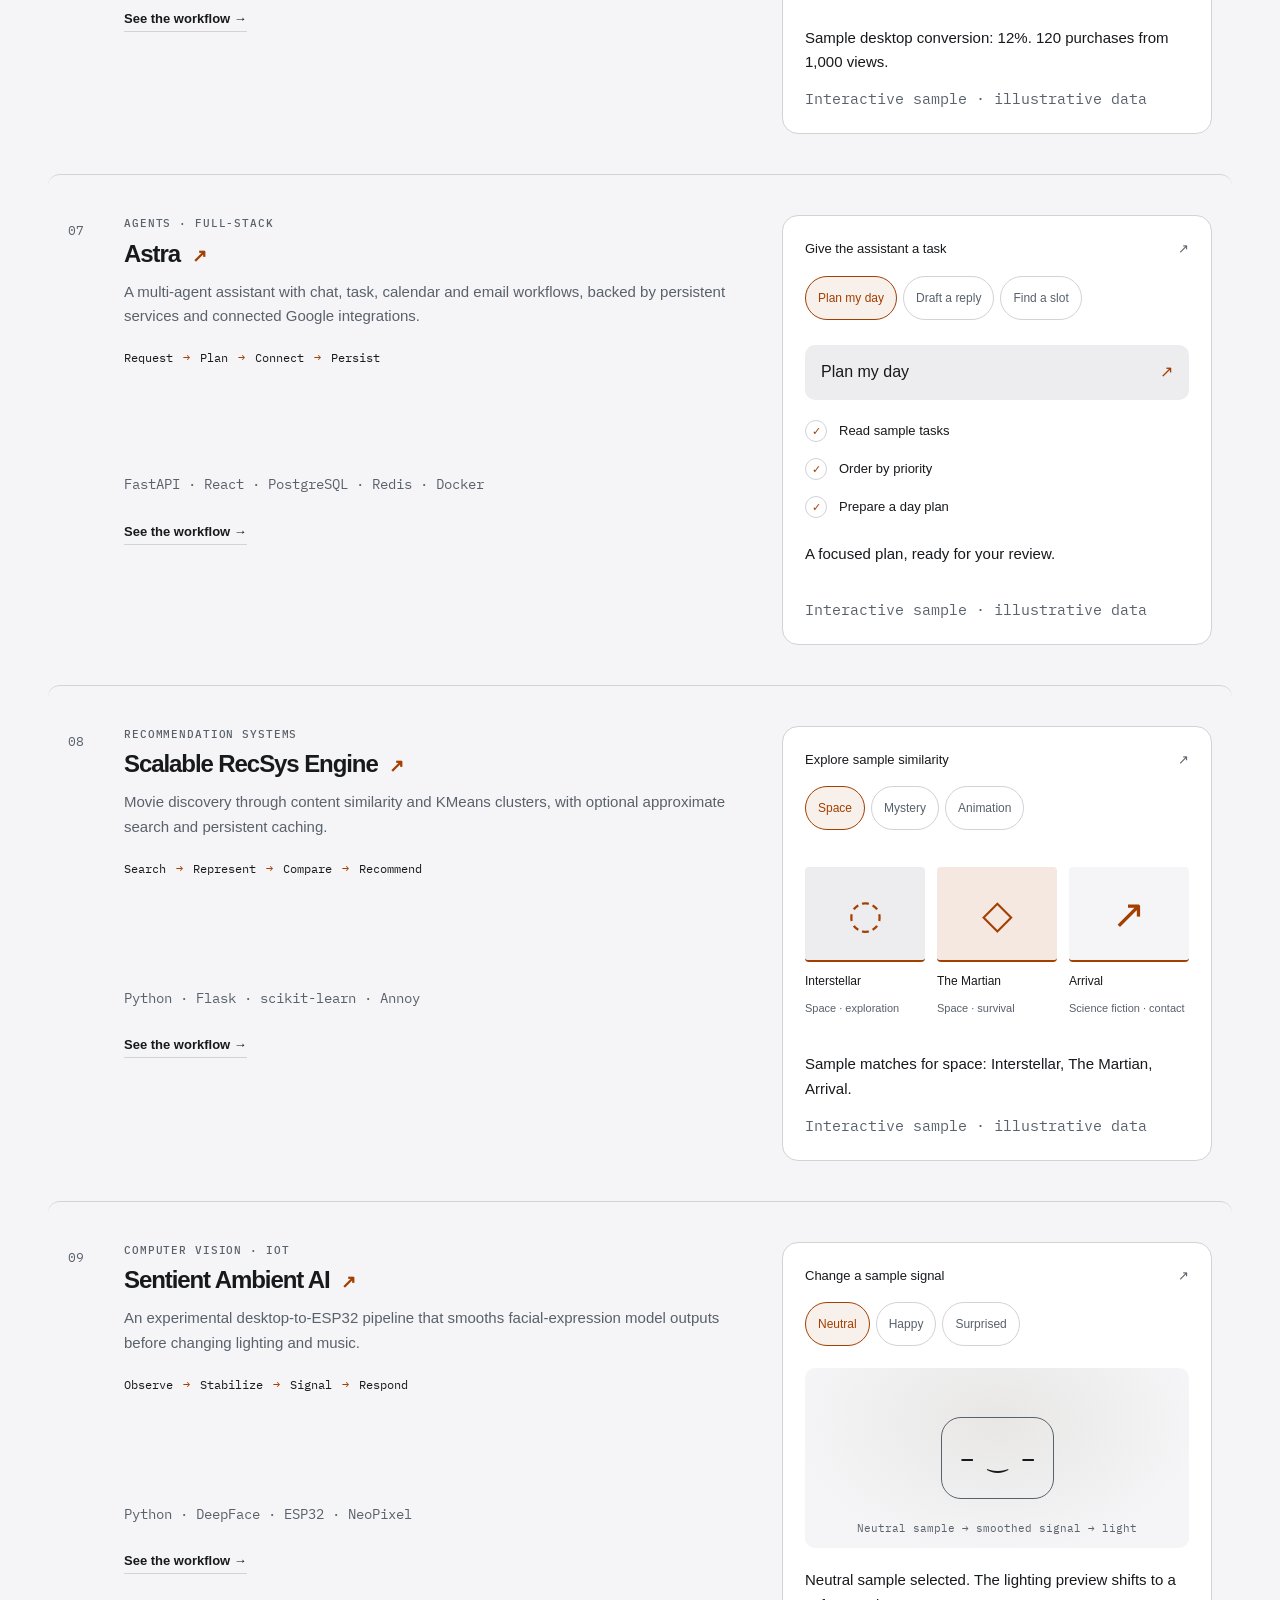
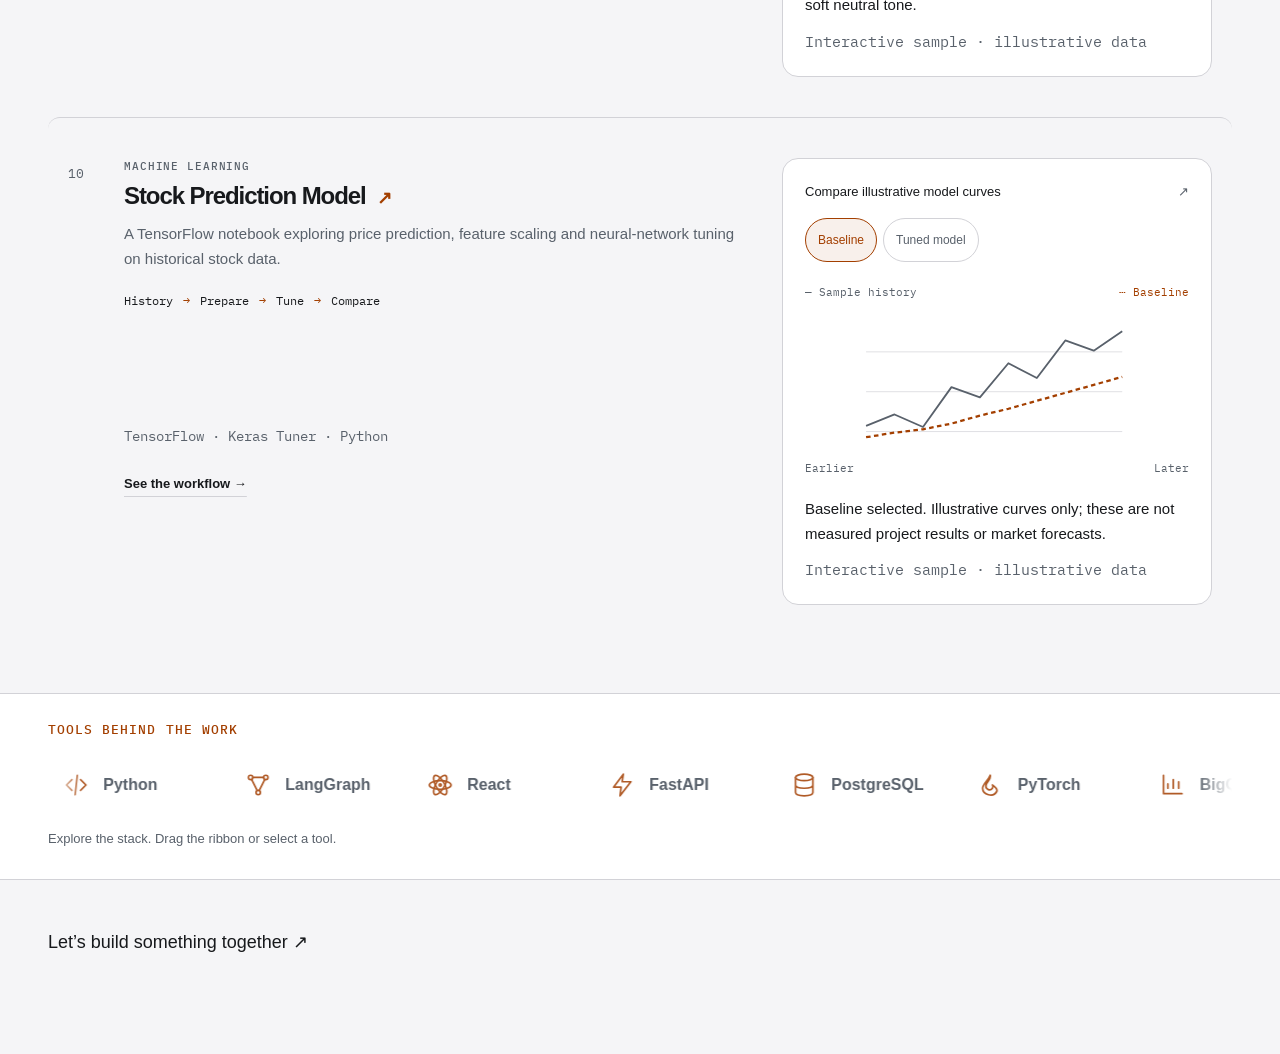
<file: projects.html>
<!DOCTYPE html>
<html lang="en"><head><meta charset="UTF-8"><meta name="viewport" content="width=device-width, initial-scale=1"><meta name="theme-color" content="#111214"><title>Project Library — Cyril Sabu George</title><meta name="description" content="Applied AI, retrieval, computer vision and the software around them. Explore Cyril’s projects through interactive workflow examples and documented results."><link rel="icon" href="assets/favicon.svg" type="image/svg+xml"><link rel="preconnect" href="https://fonts.googleapis.com"><link rel="preconnect" href="https://fonts.gstatic.com" crossorigin><link href="https://fonts.googleapis.com/css2?family=Manrope:wght@400;500;600;700;800&family=IBM+Plex+Mono:wght@400;500&display=swap" rel="stylesheet"><link rel="stylesheet" href="portfolio-motion.css?v=20261112-paint-final"><link rel="stylesheet" href="project-studies.css?v=20261108-polish"><script src="portfolio-icons.js?v=20261108-icons" defer></script><script src="portfolio-motion.js?v=20261112-direct-toggle" defer></script><script src="portfolio-playgrounds.js?v=20261108-polish" defer></script><link rel="stylesheet" href="portfolio-fluid.css?v=20261108-refine"><script src="portfolio-fluid.js?v=20261108-refine" defer></script><script src="portfolio-audio.js?v=20261108-compact" defer></script><link rel="stylesheet" href="project-previews.css?v=20261112-direct-toggle"><script src="site-interactions.js?v=20261112-direct-toggle" defer></script><script src="project-labs.js?v=20261108-interactive" defer></script></head>
<body class="library-page"><a class="skip-link" href="#main">Skip to content</a><header class="header wrap"><a class="brand" href="index.html#top" aria-label="Cyril Sabu George home">csg<span aria-hidden="true">✳</span></a><nav aria-label="Primary navigation"><a href="index.html#work">Work</a><a class="secondary-nav" href="projects.html">Projects</a><a class="secondary-nav" href="index.html#experience">Experience</a><a class="secondary-nav" href="index.html#about">About</a><a class="secondary-nav" href="index.html#contact">Contact</a></nav><div class="header-actions"><a class="header-resume" href="assets/Cyril_Sabu_George_Resume.pdf" target="_blank" rel="noreferrer">Résumé ↗</a><label class="theme-control"><span class="sr-only">Color appearance</span><select name="appearance" aria-label="Color appearance"><option value="dark">Dark</option><option value="light">Light</option><option value="system">System</option></select></label><details class="mobile-menu"><summary>Menu</summary><nav aria-label="Additional navigation"><a href="projects.html">Project library</a><a href="index.html#experience">Experience</a><a href="index.html#about">About</a><a href="index.html#contact">Contact</a></nav></details></div></header><main id="main" class="wrap"><div class="library-heading"><a class="text-link" href="index.html#work">← Selected work</a><h1>The project library.</h1><p>More experiments in AI, data, and the software around them.</p></div><div class="project-library" id="all-projects"><div class="section-head"><div><p class="eyebrow">THE REST OF THE WORKBENCH</p><h2>More ways I build.</h2></div><a class="text-link" href="https://github.com/sudo8phoenix?tab=repositories" target="_blank" rel="noreferrer">GitHub repositories ↗</a></div><article class="library-row"><span class="library-number">05</span><div><p class="eyebrow">NLP · Product engineering</p><h3><a href="projects/review-tag-generator.html">Review Tag Generator <span aria-hidden="true">↗</span></a></h3><p>Two fine-tuned models turn reviews into feature-level sentiment. Every insight keeps its source text, with separate reviewer corrections and annotations.</p><p class="mini-flow">Review <span aria-hidden="true">→</span> Extract <span aria-hidden="true">→</span> Classify <span aria-hidden="true">→</span> Inspect</p></div><div class="library-meta"><p class="tech">DistilBERT · Python · React · SQLite</p><a class="text-link" href="projects/review-tag-generator.html">See the workflow →</a></div></article><article class="library-row"><span class="library-number">06</span><div><p class="eyebrow">Data engineering</p><h3><a href="projects/product-analytics-warehouse.html">Product Analytics Warehouse <span aria-hidden="true">↗</span></a></h3><p>A reproducible event pipeline connects local validation, BigQuery models and dashboards for purchase funnels and return visits.</p><p class="mini-flow">Events <span aria-hidden="true">→</span> Model <span aria-hidden="true">→</span> Funnel <span aria-hidden="true">→</span> Findings</p></div><div class="library-meta"><p class="tech">Python · SQL · BigQuery · Looker Studio</p><a class="text-link" href="projects/product-analytics-warehouse.html">See the workflow →</a></div></article><article class="library-row"><span class="library-number">07</span><div><p class="eyebrow">Agents · Full-stack</p><h3><a href="projects/astra.html">Astra <span aria-hidden="true">↗</span></a></h3><p>A multi-agent assistant with chat, task, calendar and email workflows, backed by persistent services and connected Google integrations.</p><p class="mini-flow">Request <span aria-hidden="true">→</span> Plan <span aria-hidden="true">→</span> Connect <span aria-hidden="true">→</span> Persist</p></div><div class="library-meta"><p class="tech">FastAPI · React · PostgreSQL · Redis · Docker</p><a class="text-link" href="projects/astra.html">See the workflow →</a></div></article><article class="library-row"><span class="library-number">08</span><div><p class="eyebrow">Recommendation systems</p><h3><a href="projects/recsys-engine.html">Scalable RecSys Engine <span aria-hidden="true">↗</span></a></h3><p>Movie discovery through content similarity and KMeans clusters, with optional approximate search and persistent caching.</p><p class="mini-flow">Search <span aria-hidden="true">→</span> Represent <span aria-hidden="true">→</span> Compare <span aria-hidden="true">→</span> Recommend</p></div><div class="library-meta"><p class="tech">Python · Flask · scikit-learn · Annoy</p><a class="text-link" href="projects/recsys-engine.html">See the workflow →</a></div></article><article class="library-row"><span class="library-number">09</span><div><p class="eyebrow">Computer vision · IoT</p><h3><a href="projects/sentient-ambient-ai.html">Sentient Ambient AI <span aria-hidden="true">↗</span></a></h3><p>An experimental desktop-to-ESP32 pipeline that smooths facial-expression model outputs before changing lighting and music.</p><p class="mini-flow">Observe <span aria-hidden="true">→</span> Stabilize <span aria-hidden="true">→</span> Signal <span aria-hidden="true">→</span> Respond</p></div><div class="library-meta"><p class="tech">Python · DeepFace · ESP32 · NeoPixel</p><a class="text-link" href="projects/sentient-ambient-ai.html">See the workflow →</a></div></article><article class="library-row"><span class="library-number">10</span><div><p class="eyebrow">Machine learning</p><h3><a href="projects/stock-prediction.html">Stock Prediction Model <span aria-hidden="true">↗</span></a></h3><p>A TensorFlow notebook exploring price prediction, feature scaling and neural-network tuning on historical stock data.</p><p class="mini-flow">History <span aria-hidden="true">→</span> Prepare <span aria-hidden="true">→</span> Tune <span aria-hidden="true">→</span> Compare</p></div><div class="library-meta"><p class="tech">TensorFlow · Keras Tuner · Python</p><a class="text-link" href="projects/stock-prediction.html">See the workflow →</a></div></article></div></main><section id="tools" class="tool-strip" aria-label="Tools used across these projects"><div class="wrap"><div class="tool-heading"><p class="eyebrow">TOOLS BEHIND THE WORK</p></div><div class="tool-viewport" tabindex="0" role="region" aria-label="Draggable tools. Use left and right arrow keys to explore."><div class="tool-track"><ul class="tool-group"><li><button type="button" class="tool-chip"><span aria-hidden="true" data-icon="code"></span> Python</button></li><li><button type="button" class="tool-chip"><span aria-hidden="true" data-icon="nodes"></span> LangGraph</button></li><li><button type="button" class="tool-chip"><span aria-hidden="true" data-icon="atom"></span> React</button></li><li><button type="button" class="tool-chip"><span aria-hidden="true" data-icon="bolt"></span> FastAPI</button></li><li><button type="button" class="tool-chip"><span aria-hidden="true" data-icon="database"></span> PostgreSQL</button></li><li><button type="button" class="tool-chip"><span aria-hidden="true" data-icon="flame"></span> PyTorch</button></li><li><button type="button" class="tool-chip"><span aria-hidden="true" data-icon="chart"></span> BigQuery</button></li><li><button type="button" class="tool-chip"><span aria-hidden="true" data-icon="boxes"></span> Docker</button></li></ul></div></div><p class="tool-detail" aria-live="polite">Explore the stack. Drag the ribbon or select a tool.</p></div></section><footer class="wrap library-footer"><a href="index.html#contact">Let’s build something together ↗</a></footer></body></html>
</file>
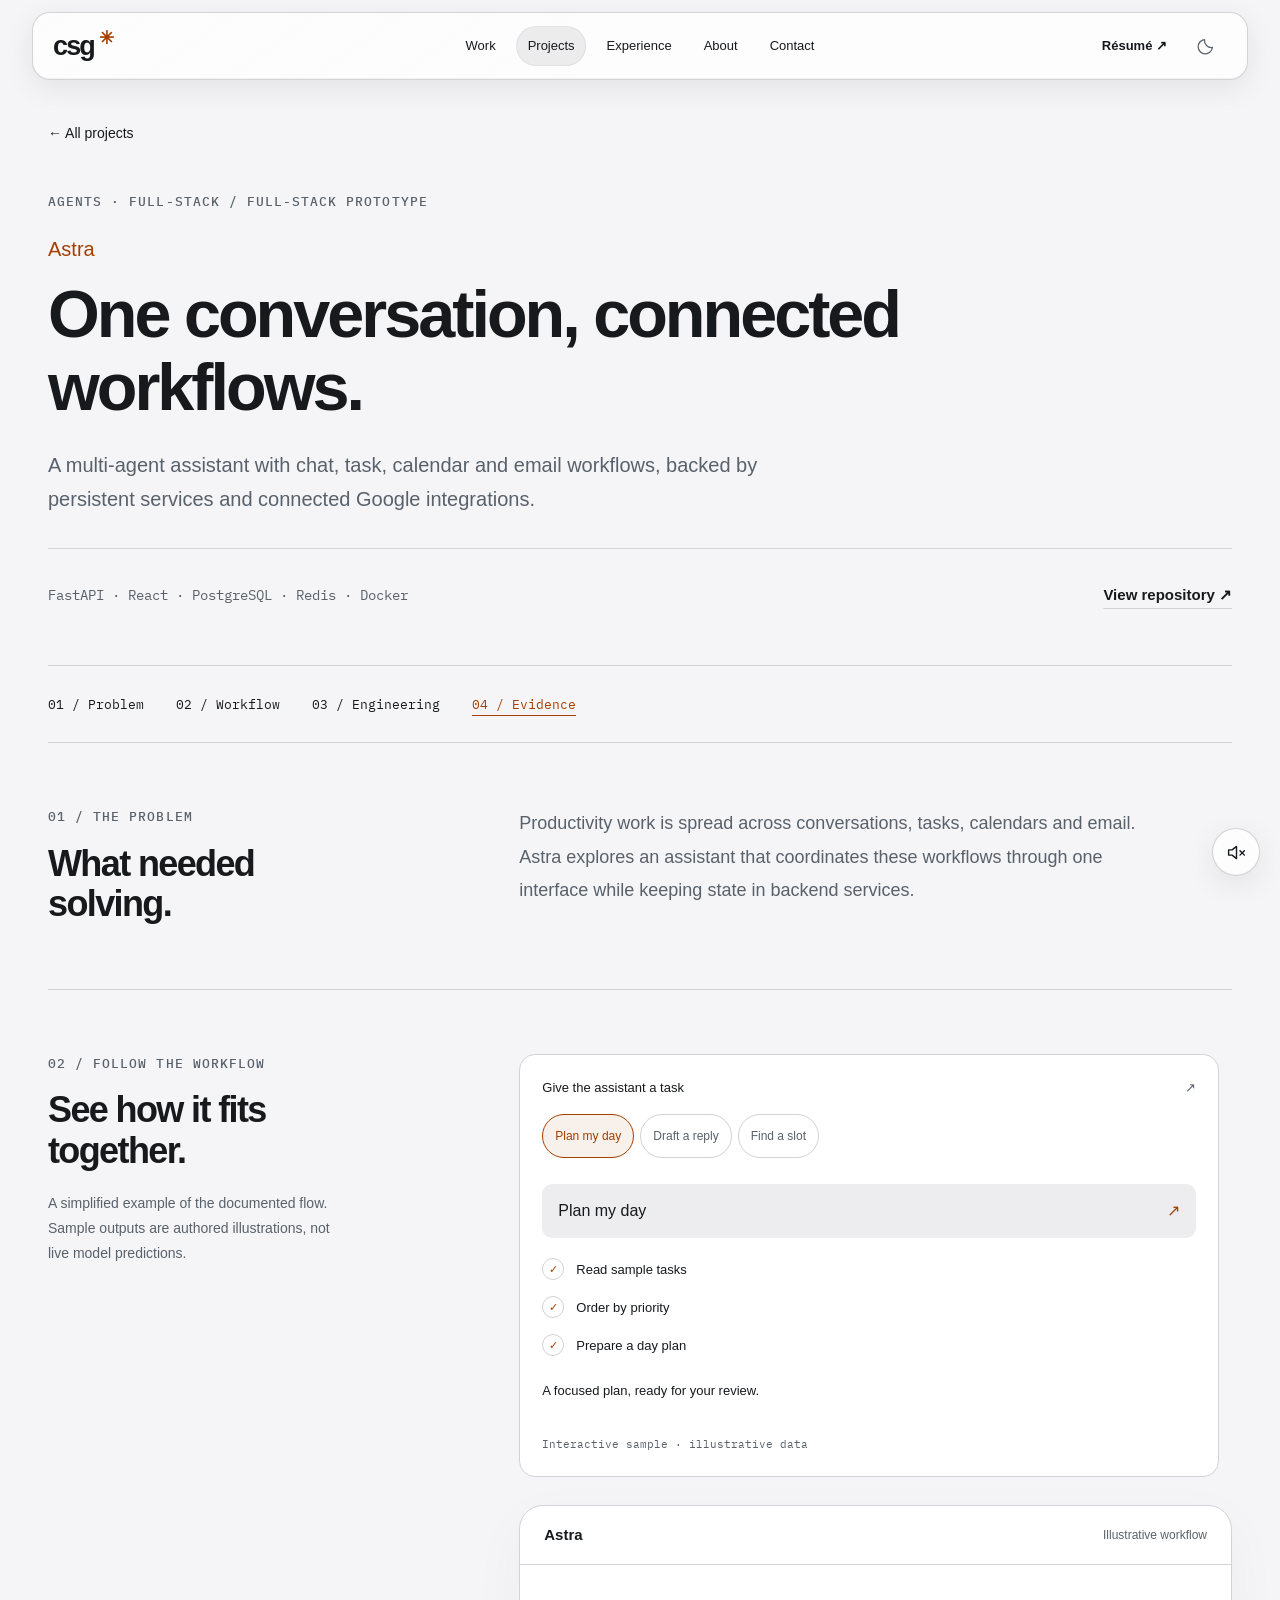
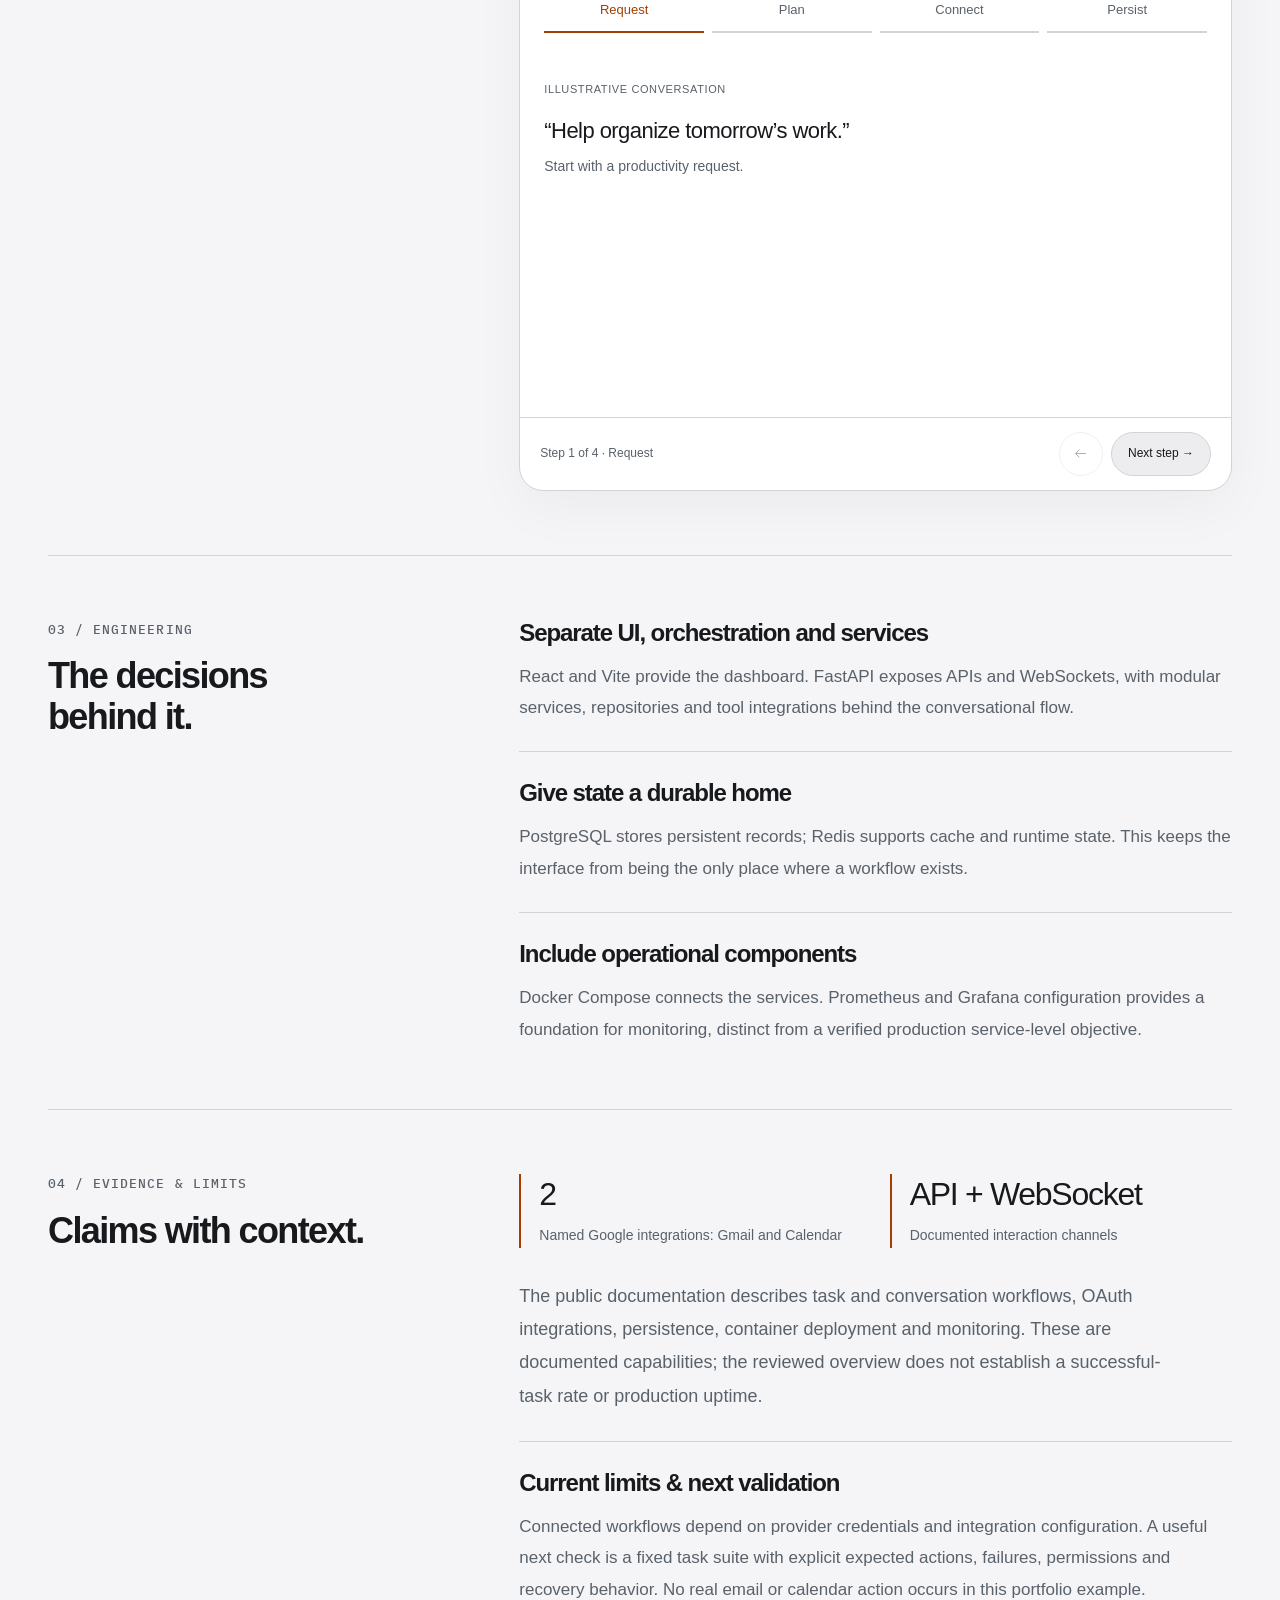
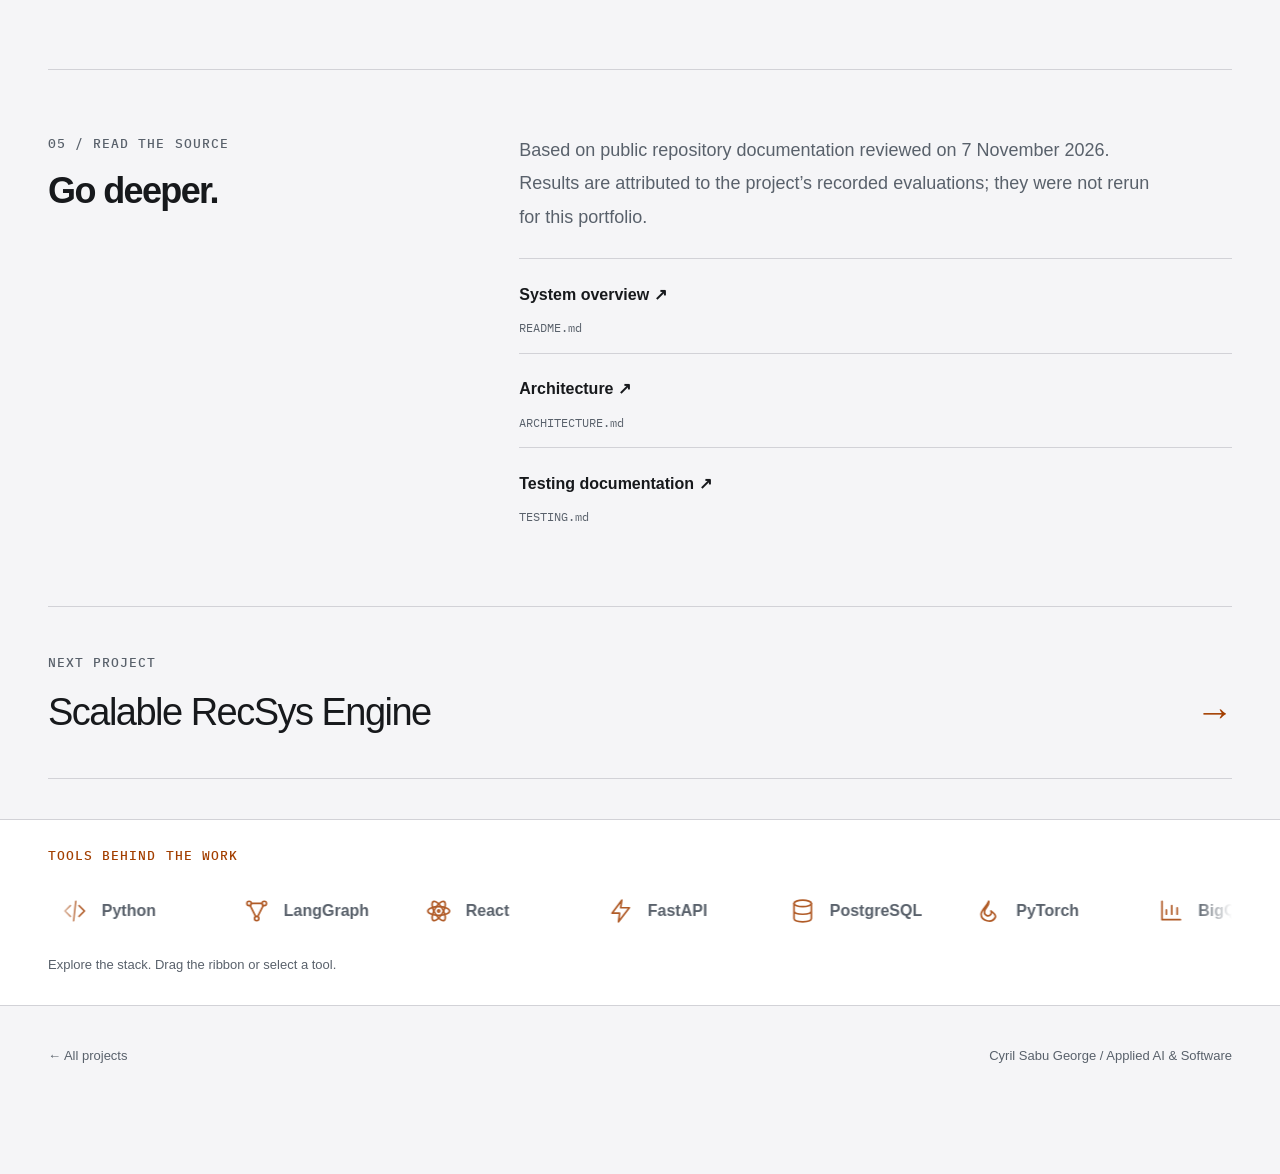
<file: projects/astra.html>
<!DOCTYPE html>
<html lang="en"><head><meta charset="UTF-8"><meta name="viewport" content="width=device-width, initial-scale=1"><meta name="theme-color" content="#111214"><title>Astra — Cyril Sabu George</title><meta name="description" content="A multi-agent assistant with chat, task, calendar and email workflows, backed by persistent services and connected Google integrations."><link rel="icon" href="../assets/favicon.svg" type="image/svg+xml"><link rel="preconnect" href="https://fonts.googleapis.com"><link rel="preconnect" href="https://fonts.gstatic.com" crossorigin><link href="https://fonts.googleapis.com/css2?family=Manrope:wght@400;500;600;700;800&family=IBM+Plex+Mono:wght@400;500&display=swap" rel="stylesheet"><link rel="stylesheet" href="../portfolio-motion.css?v=20261112-paint-final"><link rel="stylesheet" href="../project-studies.css?v=20261108-polish"><script src="../portfolio-icons.js?v=20261108-icons" defer></script><script src="../portfolio-motion.js?v=20261112-direct-toggle" defer></script><script src="../portfolio-playgrounds.js?v=20261108-polish" defer></script><link rel="stylesheet" href="../portfolio-fluid.css?v=20261108-refine"><script src="../portfolio-fluid.js?v=20261108-refine" defer></script><script src="../portfolio-audio.js?v=20261108-compact" defer></script><link rel="stylesheet" href="../project-previews.css?v=20261112-direct-toggle"><script src="../site-interactions.js?v=20261112-direct-toggle" defer></script><script src="../project-labs.js?v=20261108-interactive" defer></script></head><body class="case-page"><a class="skip-link" href="#main">Skip to content</a><header class="header wrap"><a class="brand" href="../index.html#top" aria-label="Cyril Sabu George home">csg<span aria-hidden="true">✳</span></a><nav aria-label="Primary navigation"><a href="../index.html#work">Work</a><a class="secondary-nav" href="../projects.html">Projects</a><a class="secondary-nav" href="../index.html#experience">Experience</a><a class="secondary-nav" href="../index.html#about">About</a><a class="secondary-nav" href="../index.html#contact">Contact</a></nav><div class="header-actions"><a class="header-resume" href="../assets/Cyril_Sabu_George_Resume.pdf" target="_blank" rel="noreferrer">Résumé ↗</a><label class="theme-control"><span class="sr-only">Color appearance</span><select name="appearance" aria-label="Color appearance"><option value="dark">Dark</option><option value="light">Light</option><option value="system">System</option></select></label><details class="mobile-menu"><summary>Menu</summary><nav aria-label="Additional navigation"><a href="../projects.html">Project library</a><a href="../index.html#experience">Experience</a><a href="../index.html#about">About</a><a href="../index.html#contact">Contact</a></nav></details></div></header><main class="wrap" id="main"><section class="case-hero" id="top"><a class="back-link" href="../index.html#work">← All projects</a><p class="eyebrow">Agents · Full-stack / Full-stack prototype</p><p class="case-name">Astra</p><h1>One conversation, connected workflows.</h1><p class="case-intro">A multi-agent assistant with chat, task, calendar and email workflows, backed by persistent services and connected Google integrations.</p><div class="case-meta"><p class="tech">FastAPI · React · PostgreSQL · Redis · Docker</p><a class="text-link" href="https://github.com/sudo8phoenix/Astra" target="_blank" rel="noreferrer">View repository ↗</a></div></section><nav class="case-nav" aria-label="Project sections"><a href="#problem">01 / Problem</a><a href="#workflow">02 / Workflow</a><a href="#engineering">03 / Engineering</a><a href="#evidence">04 / Evidence</a></nav><section class="case-section" id="problem"><div><p class="eyebrow">01 / THE PROBLEM</p><h2>What needed solving.</h2></div><div class="section-body"><p>Productivity work is spread across conversations, tasks, calendars and email. Astra explores an assistant that coordinates these workflows through one interface while keeping state in backend services.</p></div></section><section class="case-section" id="workflow"><div><p class="eyebrow">02 / FOLLOW THE WORKFLOW</p><h2>See how it fits together.</h2><p class="section-caption">A simplified example of the documented flow. Sample outputs are authored illustrations, not live model predictions.</p></div><div class="section-body"><div class="workflow" data-workflow aria-label="Astra workflow example"><div class="workflow-top"><span class="workflow-name">Astra</span><span class="example-label">Illustrative workflow</span></div><div class="workflow-body"><ol class="workflow-steps" aria-label="Workflow stages"><li><button type="button" data-step="0" aria-controls="case-astra-panel-0"><span class="step-index">01</span><span>Request</span><span class="step-arrow" aria-hidden="true">↗</span></button></li><li><button type="button" data-step="1" aria-controls="case-astra-panel-1"><span class="step-index">02</span><span>Plan</span><span class="step-arrow" aria-hidden="true">↗</span></button></li><li><button type="button" data-step="2" aria-controls="case-astra-panel-2"><span class="step-index">03</span><span>Connect</span><span class="step-arrow" aria-hidden="true">↗</span></button></li><li><button type="button" data-step="3" aria-controls="case-astra-panel-3"><span class="step-index">04</span><span>Persist</span><span class="step-arrow" aria-hidden="true">↗</span></button></li></ol><div class="workflow-panels"><section class="workflow-panel" id="case-astra-panel-0" aria-label="Request"><p class="panel-label">Illustrative conversation</p><p class="artifact artifact-astra">“Help organize tomorrow’s work.”</p><p class="panel-description">Start with a productivity request.</p></section><section class="workflow-panel" id="case-astra-panel-1" aria-label="Plan"><p class="panel-label">Agent orchestration</p><p class="artifact artifact-astra">Plan → calendar and task tools</p><p class="panel-description">The assistant coordinates relevant tools.</p></section><section class="workflow-panel" id="case-astra-panel-2" aria-label="Connect"><p class="panel-label">OAuth-connected services</p><p class="artifact artifact-astra">Google Calendar · Gmail</p><p class="panel-description">Use the configured service integrations.</p></section><section class="workflow-panel" id="case-astra-panel-3" aria-label="Persist"><p class="panel-label">Redis supports runtime state</p><p class="artifact artifact-astra">Tasks + conversation → PostgreSQL</p><p class="panel-description">Keep workflow state for the dashboard.</p></section></div></div><div class="workflow-bottom" hidden><p class="workflow-status" aria-live="polite" aria-atomic="true">Step 1 of 4 · Request</p><div><button type="button" class="workflow-prev" aria-label="Previous step in Astra">←</button><button type="button" class="workflow-next" aria-label="Next step in Astra">Next step <span aria-hidden="true">→</span></button></div></div></div></div></section><section class="case-section" id="engineering"><div><p class="eyebrow">03 / ENGINEERING</p><h2>The decisions behind it.</h2></div><div class="section-body decision-list"><article class="decision"><h3>Separate UI, orchestration and services</h3><p>React and Vite provide the dashboard. FastAPI exposes APIs and WebSockets, with modular services, repositories and tool integrations behind the conversational flow.</p></article><article class="decision"><h3>Give state a durable home</h3><p>PostgreSQL stores persistent records; Redis supports cache and runtime state. This keeps the interface from being the only place where a workflow exists.</p></article><article class="decision"><h3>Include operational components</h3><p>Docker Compose connects the services. Prometheus and Grafana configuration provides a foundation for monitoring, distinct from a verified production service-level objective.</p></article></div></section><section class="case-section" id="evidence"><div><p class="eyebrow">04 / EVIDENCE & LIMITS</p><h2>Claims with context.</h2></div><div class="section-body"><div class="case-metrics"><div><strong>2</strong><span>Named Google integrations: Gmail and Calendar</span></div><div><strong>API + WebSocket</strong><span>Documented interaction channels</span></div></div><p>The public documentation describes task and conversation workflows, OAuth integrations, persistence, container deployment and monitoring. These are documented capabilities; the reviewed overview does not establish a successful-task rate or production uptime.</p><div class="limits"><h3>Current limits & next validation</h3><p>Connected workflows depend on provider credentials and integration configuration. A useful next check is a fixed task suite with explicit expected actions, failures, permissions and recovery behavior. No real email or calendar action occurs in this portfolio example.</p></div></div></section><section class="case-section" id="sources"><div><p class="eyebrow">05 / READ THE SOURCE</p><h2>Go deeper.</h2></div><div class="section-body"><p>Based on public repository documentation reviewed on 7 November 2026. Results are attributed to the project’s recorded evaluations; they were not rerun for this portfolio.</p><ul class="source-list"><li><a href="https://github.com/sudo8phoenix/Astra/blob/main/README.md" target="_blank" rel="noreferrer">System overview ↗</a><span class="source-path">README.md</span></li><li><a href="https://github.com/sudo8phoenix/Astra/blob/main/ARCHITECTURE.md" target="_blank" rel="noreferrer">Architecture ↗</a><span class="source-path">ARCHITECTURE.md</span></li><li><a href="https://github.com/sudo8phoenix/Astra/blob/main/TESTING.md" target="_blank" rel="noreferrer">Testing documentation ↗</a><span class="source-path">TESTING.md</span></li></ul></div></section><a class="next-project" href="recsys-engine.html"><span class="eyebrow">NEXT PROJECT</span><strong>Scalable RecSys Engine <span aria-hidden="true">→</span></strong></a></main><section id="tools" class="tool-strip" aria-label="Tools used across these projects"><div class="wrap"><div class="tool-heading"><p class="eyebrow">TOOLS BEHIND THE WORK</p></div><div class="tool-viewport" tabindex="0" role="region" aria-label="Draggable tools. Use left and right arrow keys to explore."><div class="tool-track"><ul class="tool-group"><li><button type="button" class="tool-chip"><span aria-hidden="true" data-icon="code"></span> Python</button></li><li><button type="button" class="tool-chip"><span aria-hidden="true" data-icon="nodes"></span> LangGraph</button></li><li><button type="button" class="tool-chip"><span aria-hidden="true" data-icon="atom"></span> React</button></li><li><button type="button" class="tool-chip"><span aria-hidden="true" data-icon="bolt"></span> FastAPI</button></li><li><button type="button" class="tool-chip"><span aria-hidden="true" data-icon="database"></span> PostgreSQL</button></li><li><button type="button" class="tool-chip"><span aria-hidden="true" data-icon="flame"></span> PyTorch</button></li><li><button type="button" class="tool-chip"><span aria-hidden="true" data-icon="chart"></span> BigQuery</button></li><li><button type="button" class="tool-chip"><span aria-hidden="true" data-icon="boxes"></span> Docker</button></li></ul></div></div><p class="tool-detail" aria-live="polite">Explore the stack. Drag the ribbon or select a tool.</p></div></section><footer class="case-footer wrap"><a href="../index.html#work">← All projects</a><span>Cyril Sabu George / Applied AI & Software</span></footer><script src="../project-studies.js" defer></script></body></html>
</file>
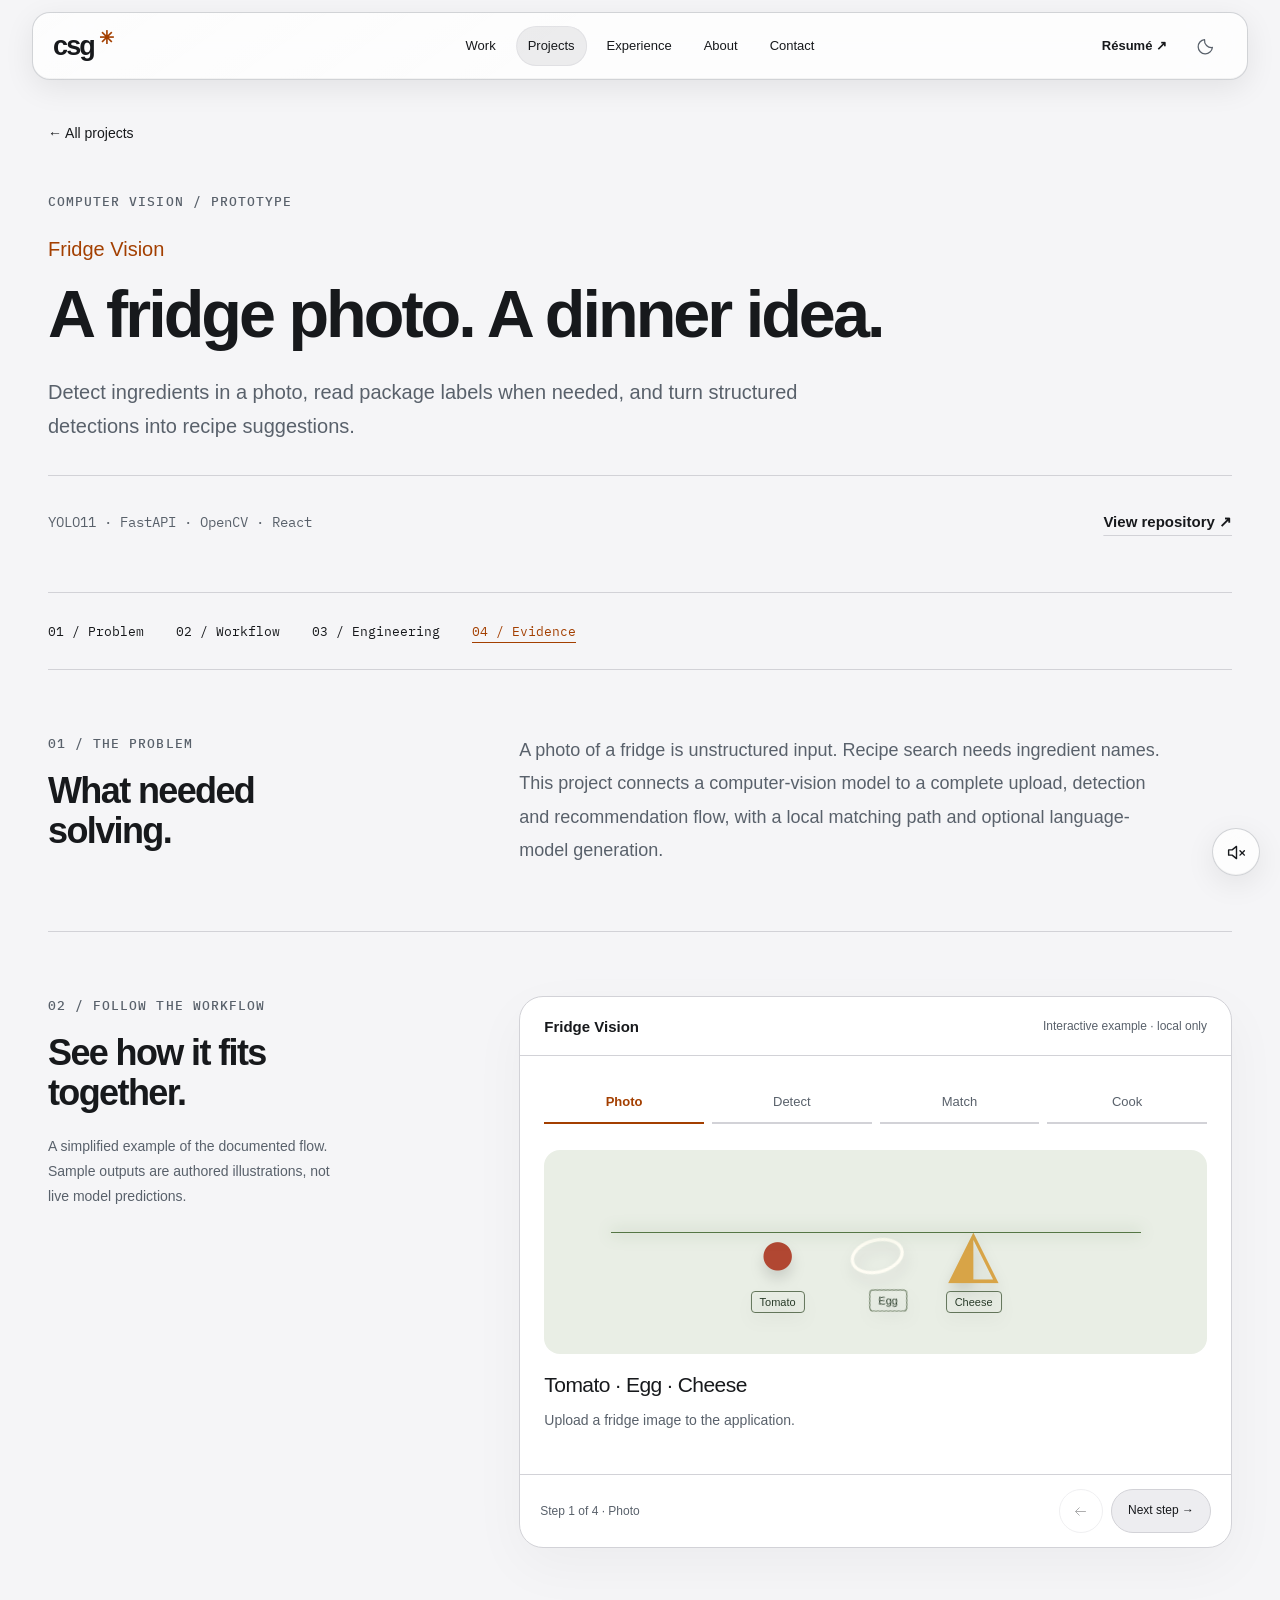
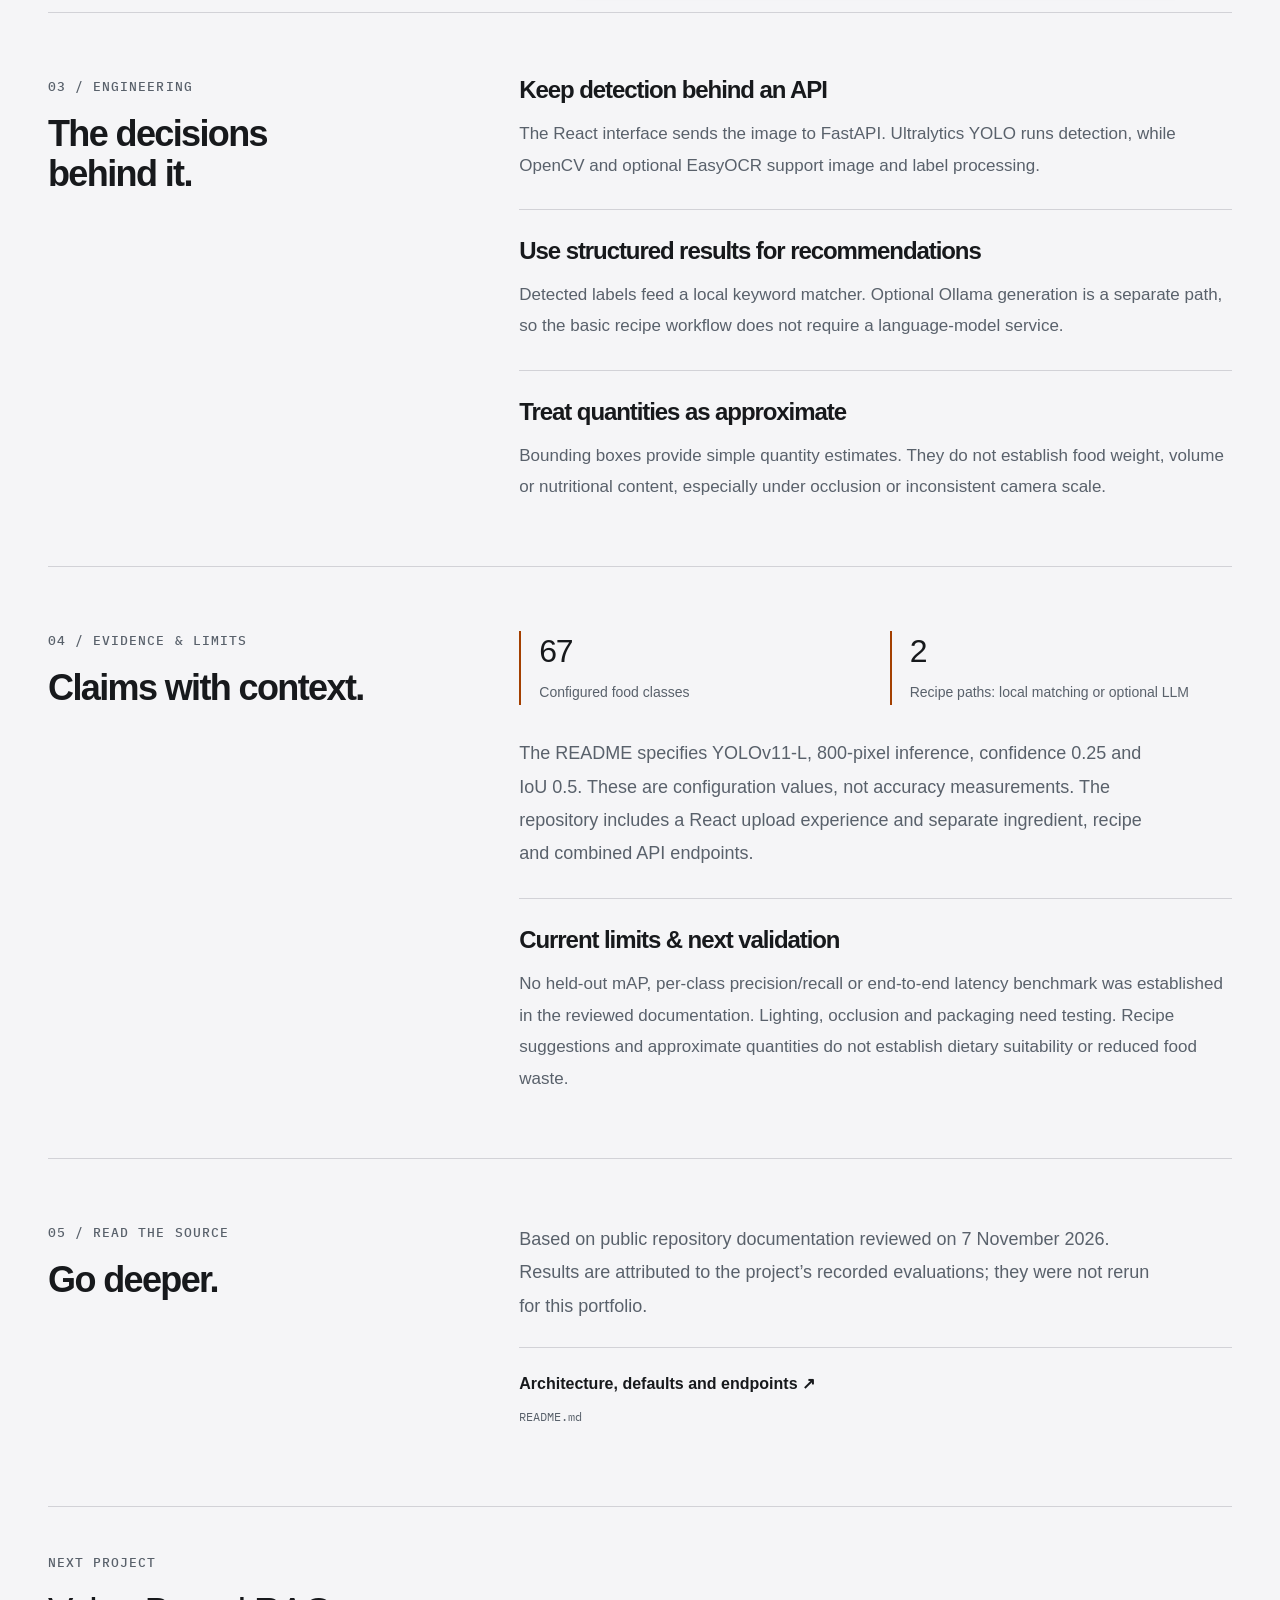
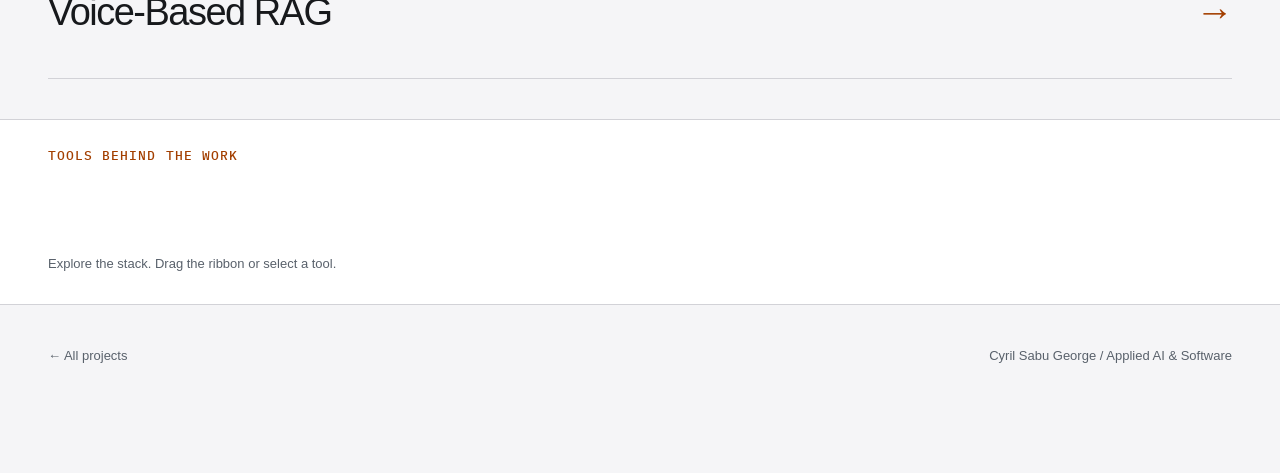
<file: projects/fridge-vision.html>
<!DOCTYPE html>
<html lang="en"><head><meta charset="UTF-8"><meta name="viewport" content="width=device-width, initial-scale=1"><meta name="theme-color" content="#111214"><title>Fridge Vision — Cyril Sabu George</title><meta name="description" content="Detect ingredients in a photo, read package labels when needed, and turn structured detections into recipe suggestions."><link rel="icon" href="../assets/favicon.svg" type="image/svg+xml"><link rel="preconnect" href="https://fonts.googleapis.com"><link rel="preconnect" href="https://fonts.gstatic.com" crossorigin><link href="https://fonts.googleapis.com/css2?family=Manrope:wght@400;500;600;700;800&family=IBM+Plex+Mono:wght@400;500&display=swap" rel="stylesheet"><link rel="stylesheet" href="../portfolio-motion.css?v=20261112-paint-final"><link rel="stylesheet" href="../project-studies.css?v=20261108-polish"><script src="../portfolio-icons.js?v=20261108-icons" defer></script><script src="../portfolio-motion.js?v=20261112-direct-toggle" defer></script><script src="../portfolio-playgrounds.js?v=20261108-polish" defer></script><link rel="stylesheet" href="../portfolio-fluid.css?v=20261108-refine"><script src="../portfolio-fluid.js?v=20261108-refine" defer></script><script src="../portfolio-audio.js?v=20261108-compact" defer></script><link rel="stylesheet" href="../project-previews.css?v=20261112-direct-toggle"><script src="../site-interactions.js?v=20261112-direct-toggle" defer></script><script src="../project-labs.js?v=20261108-interactive" defer></script></head><body class="case-page"><a class="skip-link" href="#main">Skip to content</a><header class="header wrap"><a class="brand" href="../index.html#top" aria-label="Cyril Sabu George home">csg<span aria-hidden="true">✳</span></a><nav aria-label="Primary navigation"><a href="../index.html#work">Work</a><a class="secondary-nav" href="../projects.html">Projects</a><a class="secondary-nav" href="../index.html#experience">Experience</a><a class="secondary-nav" href="../index.html#about">About</a><a class="secondary-nav" href="../index.html#contact">Contact</a></nav><div class="header-actions"><a class="header-resume" href="../assets/Cyril_Sabu_George_Resume.pdf" target="_blank" rel="noreferrer">Résumé ↗</a><label class="theme-control"><span class="sr-only">Color appearance</span><select name="appearance" aria-label="Color appearance"><option value="dark">Dark</option><option value="light">Light</option><option value="system">System</option></select></label><details class="mobile-menu"><summary>Menu</summary><nav aria-label="Additional navigation"><a href="../projects.html">Project library</a><a href="../index.html#experience">Experience</a><a href="../index.html#about">About</a><a href="../index.html#contact">Contact</a></nav></details></div></header><main class="wrap" id="main"><section class="case-hero" id="top"><a class="back-link" href="../index.html#work">← All projects</a><p class="eyebrow">Computer vision / Prototype</p><p class="case-name">Fridge Vision</p><h1>A fridge photo. A dinner idea.</h1><p class="case-intro">Detect ingredients in a photo, read package labels when needed, and turn structured detections into recipe suggestions.</p><div class="case-meta"><p class="tech">YOLO11 · FastAPI · OpenCV · React</p><a class="text-link" href="https://github.com/sudo8phoenix/Fridge_Vision" target="_blank" rel="noreferrer">View repository ↗</a></div></section><nav class="case-nav" aria-label="Project sections"><a href="#problem">01 / Problem</a><a href="#workflow">02 / Workflow</a><a href="#engineering">03 / Engineering</a><a href="#evidence">04 / Evidence</a></nav><section class="case-section" id="problem"><div><p class="eyebrow">01 / THE PROBLEM</p><h2>What needed solving.</h2></div><div class="section-body"><p>A photo of a fridge is unstructured input. Recipe search needs ingredient names. This project connects a computer-vision model to a complete upload, detection and recommendation flow, with a local matching path and optional language-model generation.</p></div></section><section class="case-section" id="workflow"><div><p class="eyebrow">02 / FOLLOW THE WORKFLOW</p><h2>See how it fits together.</h2><p class="section-caption">A simplified example of the documented flow. Sample outputs are authored illustrations, not live model predictions.</p></div><div class="section-body"><div class="workflow" data-workflow aria-label="Fridge Vision workflow example"><div class="workflow-top"><span class="workflow-name">Fridge Vision</span><span class="example-label">Illustrative workflow</span></div><div class="workflow-body"><ol class="workflow-steps" aria-label="Workflow stages"><li><button type="button" data-step="0" aria-controls="case-fridge-vision-panel-0"><span class="step-index">01</span><span>Photo</span><span class="step-arrow" aria-hidden="true">↗</span></button></li><li><button type="button" data-step="1" aria-controls="case-fridge-vision-panel-1"><span class="step-index">02</span><span>Detect</span><span class="step-arrow" aria-hidden="true">↗</span></button></li><li><button type="button" data-step="2" aria-controls="case-fridge-vision-panel-2"><span class="step-index">03</span><span>Match</span><span class="step-arrow" aria-hidden="true">↗</span></button></li><li><button type="button" data-step="3" aria-controls="case-fridge-vision-panel-3"><span class="step-index">04</span><span>Cook</span><span class="step-arrow" aria-hidden="true">↗</span></button></li></ol><div class="workflow-panels"><section class="workflow-panel" id="case-fridge-vision-panel-0" aria-label="Photo"><p class="panel-label">Illustrative image contents</p><p class="artifact artifact-fridge-vision">Tomato · Egg · Cheese</p><p class="panel-description">Upload a fridge image to the application.</p></section><section class="workflow-panel" id="case-fridge-vision-panel-1" aria-label="Detect"><p class="panel-label">Example detection labels</p><p class="artifact artifact-fridge-vision">[ Tomato ]  [ Egg ]  [ Cheese ]</p><p class="panel-description">YOLO identifies ingredients; OCR can read labels.</p></section><section class="workflow-panel" id="case-fridge-vision-panel-2" aria-label="Match"><p class="panel-label">Structured ingredient list</p><p class="artifact artifact-fridge-vision">tomato + egg + cheese</p><p class="panel-description">Pass detected ingredients to the recipe matcher.</p></section><section class="workflow-panel" id="case-fridge-vision-panel-3" aria-label="Cook"><p class="panel-label">Illustrative recipe recommendation</p><p class="artifact artifact-fridge-vision">Tomato &amp; cheese omelette</p><p class="panel-description">Browse a matching recipe suggestion.</p></section></div></div><div class="workflow-bottom" hidden><p class="workflow-status" aria-live="polite" aria-atomic="true">Step 1 of 4 · Photo</p><div><button type="button" class="workflow-prev" aria-label="Previous step in Fridge Vision">←</button><button type="button" class="workflow-next" aria-label="Next step in Fridge Vision">Next step <span aria-hidden="true">→</span></button></div></div></div></div></section><section class="case-section" id="engineering"><div><p class="eyebrow">03 / ENGINEERING</p><h2>The decisions behind it.</h2></div><div class="section-body decision-list"><article class="decision"><h3>Keep detection behind an API</h3><p>The React interface sends the image to FastAPI. Ultralytics YOLO runs detection, while OpenCV and optional EasyOCR support image and label processing.</p></article><article class="decision"><h3>Use structured results for recommendations</h3><p>Detected labels feed a local keyword matcher. Optional Ollama generation is a separate path, so the basic recipe workflow does not require a language-model service.</p></article><article class="decision"><h3>Treat quantities as approximate</h3><p>Bounding boxes provide simple quantity estimates. They do not establish food weight, volume or nutritional content, especially under occlusion or inconsistent camera scale.</p></article></div></section><section class="case-section" id="evidence"><div><p class="eyebrow">04 / EVIDENCE & LIMITS</p><h2>Claims with context.</h2></div><div class="section-body"><div class="case-metrics"><div><strong>67</strong><span>Configured food classes</span></div><div><strong>2</strong><span>Recipe paths: local matching or optional LLM</span></div></div><p>The README specifies YOLOv11-L, 800-pixel inference, confidence 0.25 and IoU 0.5. These are configuration values, not accuracy measurements. The repository includes a React upload experience and separate ingredient, recipe and combined API endpoints.</p><div class="limits"><h3>Current limits & next validation</h3><p>No held-out mAP, per-class precision/recall or end-to-end latency benchmark was established in the reviewed documentation. Lighting, occlusion and packaging need testing. Recipe suggestions and approximate quantities do not establish dietary suitability or reduced food waste.</p></div></div></section><section class="case-section" id="sources"><div><p class="eyebrow">05 / READ THE SOURCE</p><h2>Go deeper.</h2></div><div class="section-body"><p>Based on public repository documentation reviewed on 7 November 2026. Results are attributed to the project’s recorded evaluations; they were not rerun for this portfolio.</p><ul class="source-list"><li><a href="https://github.com/sudo8phoenix/Fridge_Vision/blob/main/README.md" target="_blank" rel="noreferrer">Architecture, defaults and endpoints ↗</a><span class="source-path">README.md</span></li></ul></div></section><a class="next-project" href="voice-rag.html"><span class="eyebrow">NEXT PROJECT</span><strong>Voice-Based RAG <span aria-hidden="true">→</span></strong></a></main><section id="tools" class="tool-strip" aria-label="Tools used across these projects"><div class="wrap"><div class="tool-heading"><p class="eyebrow">TOOLS BEHIND THE WORK</p></div><div class="tool-viewport" tabindex="0" role="region" aria-label="Draggable tools. Use left and right arrow keys to explore."><div class="tool-track"><ul class="tool-group"><li><button type="button" class="tool-chip"><span aria-hidden="true" data-icon="code"></span> Python</button></li><li><button type="button" class="tool-chip"><span aria-hidden="true" data-icon="nodes"></span> LangGraph</button></li><li><button type="button" class="tool-chip"><span aria-hidden="true" data-icon="atom"></span> React</button></li><li><button type="button" class="tool-chip"><span aria-hidden="true" data-icon="bolt"></span> FastAPI</button></li><li><button type="button" class="tool-chip"><span aria-hidden="true" data-icon="database"></span> PostgreSQL</button></li><li><button type="button" class="tool-chip"><span aria-hidden="true" data-icon="flame"></span> PyTorch</button></li><li><button type="button" class="tool-chip"><span aria-hidden="true" data-icon="chart"></span> BigQuery</button></li><li><button type="button" class="tool-chip"><span aria-hidden="true" data-icon="boxes"></span> Docker</button></li></ul></div></div><p class="tool-detail" aria-live="polite">Explore the stack. Drag the ribbon or select a tool.</p></div></section><footer class="case-footer wrap"><a href="../index.html#work">← All projects</a><span>Cyril Sabu George / Applied AI & Software</span></footer><script src="../project-studies.js" defer></script></body></html>
</file>
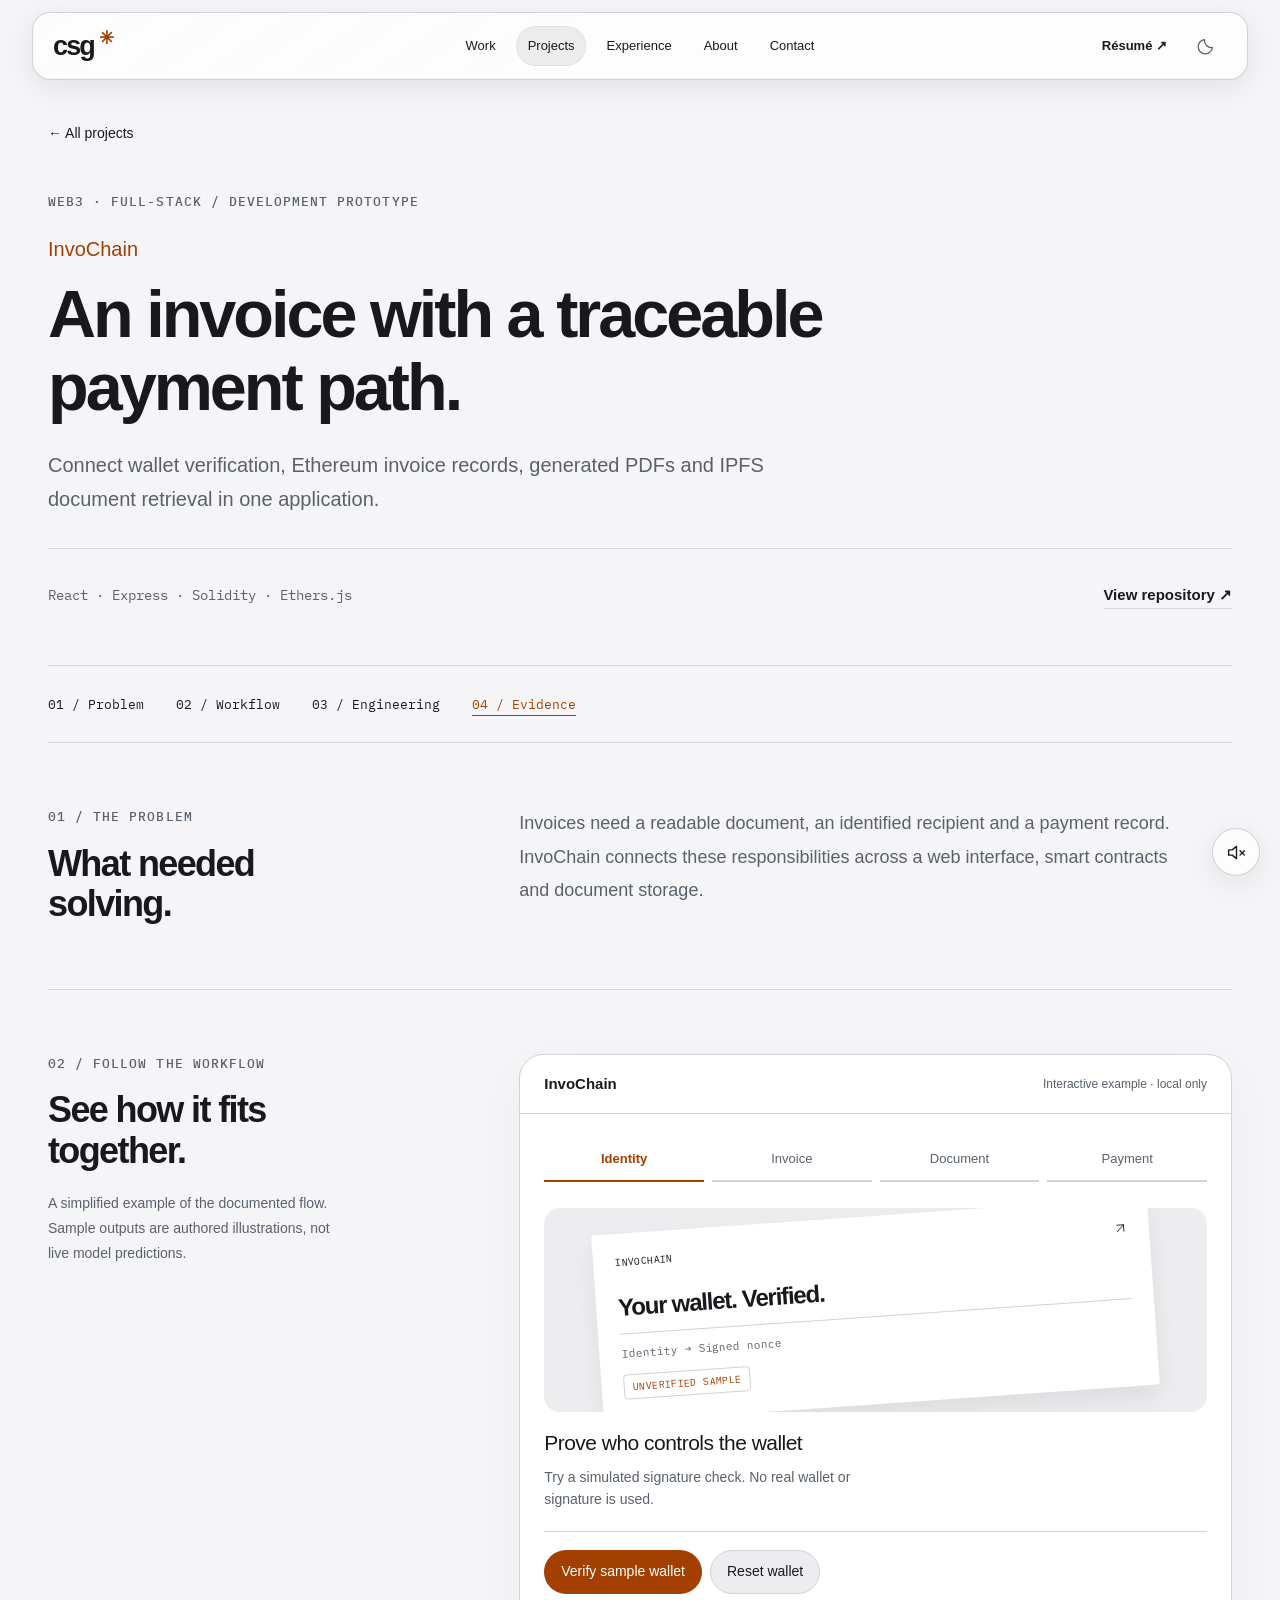
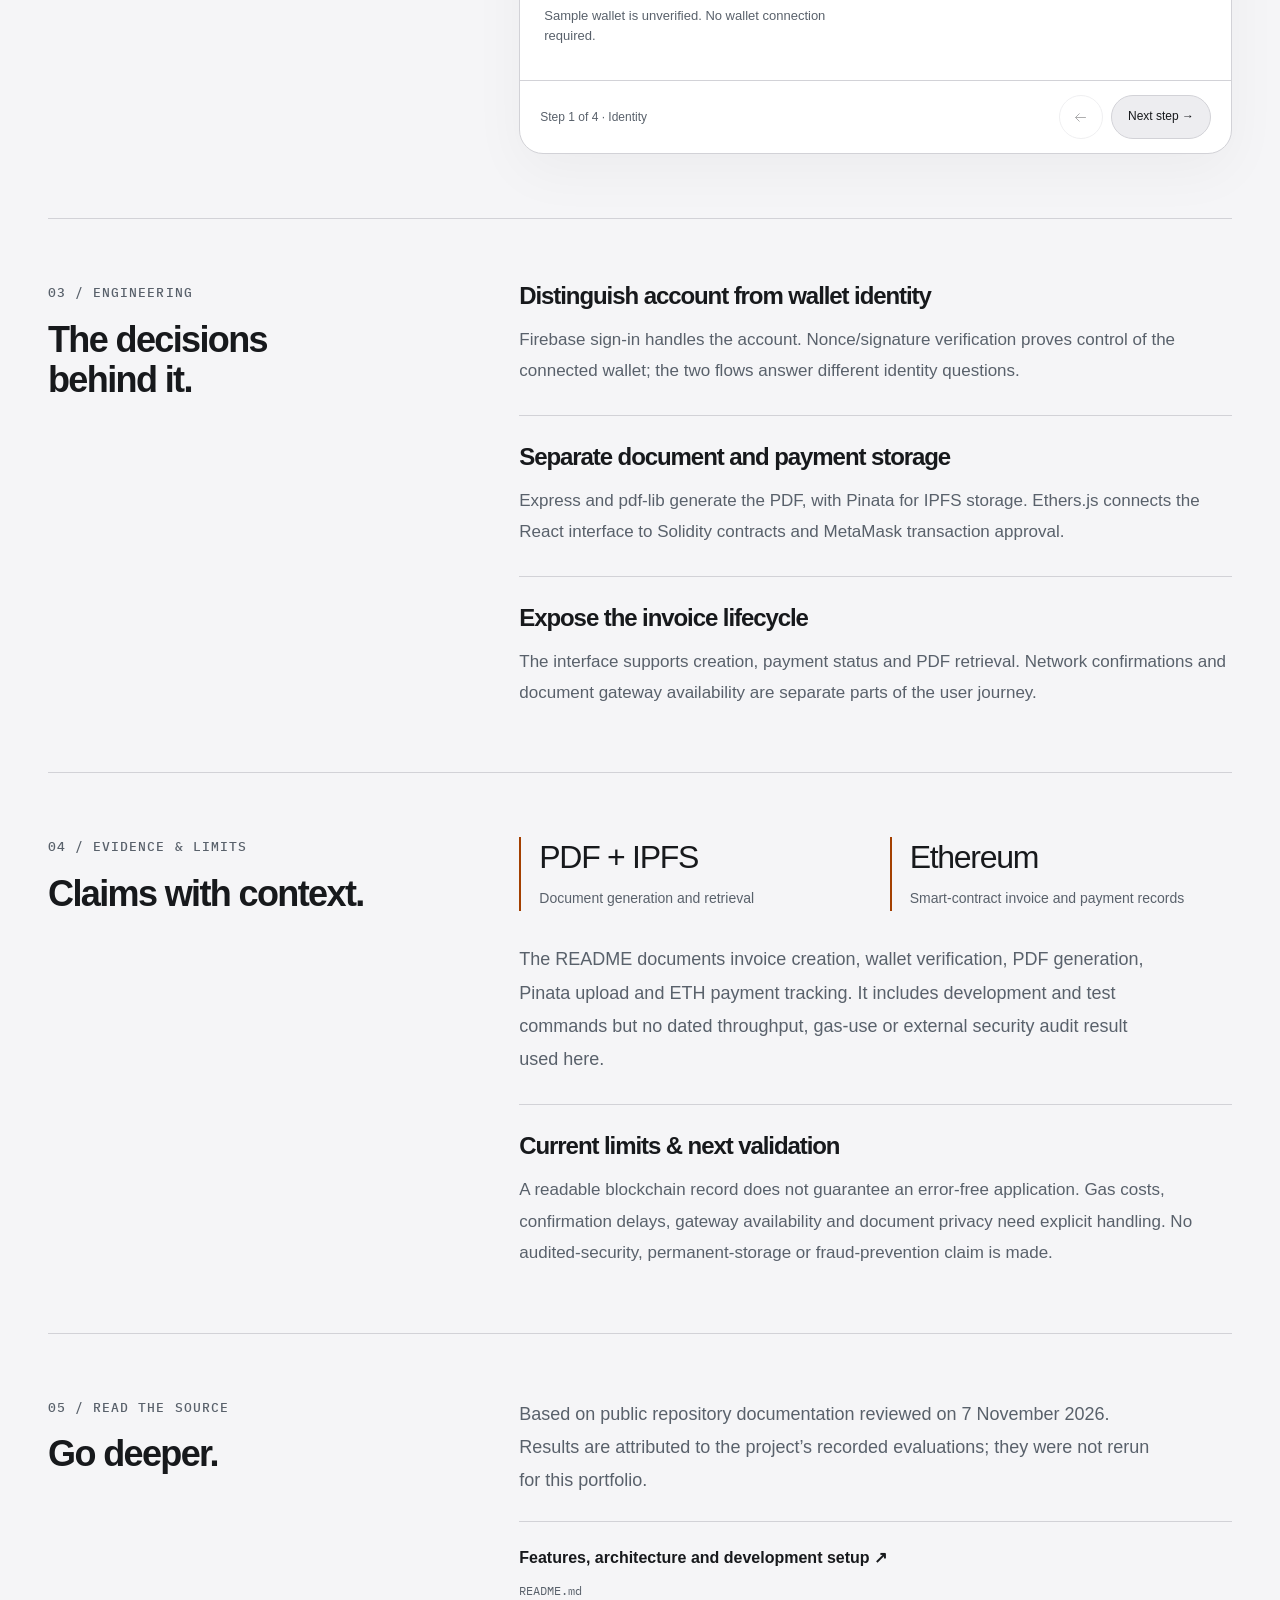
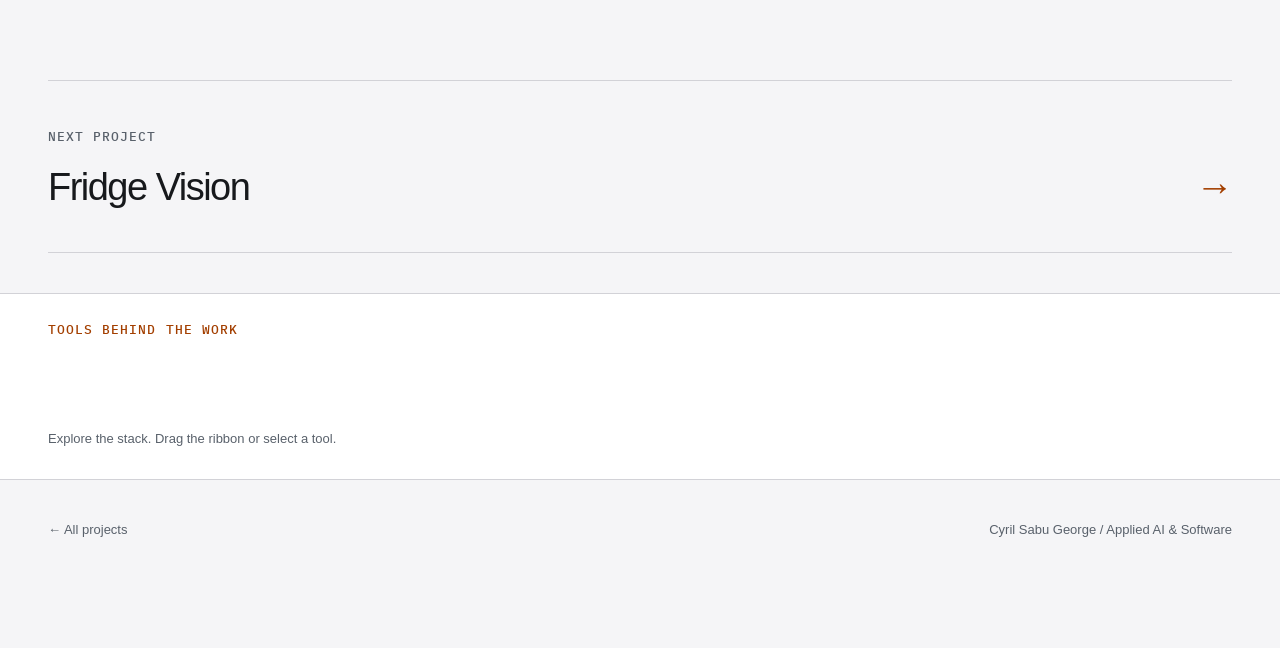
<file: projects/invochain.html>
<!DOCTYPE html>
<html lang="en"><head><meta charset="UTF-8"><meta name="viewport" content="width=device-width, initial-scale=1"><meta name="theme-color" content="#111214"><title>InvoChain — Cyril Sabu George</title><meta name="description" content="Connect wallet verification, Ethereum invoice records, generated PDFs and IPFS document retrieval in one application."><link rel="icon" href="../assets/favicon.svg" type="image/svg+xml"><link rel="preconnect" href="https://fonts.googleapis.com"><link rel="preconnect" href="https://fonts.gstatic.com" crossorigin><link href="https://fonts.googleapis.com/css2?family=Manrope:wght@400;500;600;700;800&family=IBM+Plex+Mono:wght@400;500&display=swap" rel="stylesheet"><link rel="stylesheet" href="../portfolio-motion.css?v=20261112-paint-final"><link rel="stylesheet" href="../project-studies.css?v=20261108-polish"><script src="../portfolio-icons.js?v=20261108-icons" defer></script><script src="../portfolio-motion.js?v=20261112-direct-toggle" defer></script><script src="../portfolio-playgrounds.js?v=20261108-polish" defer></script><link rel="stylesheet" href="../portfolio-fluid.css?v=20261108-refine"><script src="../portfolio-fluid.js?v=20261108-refine" defer></script><script src="../portfolio-audio.js?v=20261108-compact" defer></script><link rel="stylesheet" href="../project-previews.css?v=20261112-direct-toggle"><script src="../site-interactions.js?v=20261112-direct-toggle" defer></script><script src="../project-labs.js?v=20261108-interactive" defer></script></head><body class="case-page"><a class="skip-link" href="#main">Skip to content</a><header class="header wrap"><a class="brand" href="../index.html#top" aria-label="Cyril Sabu George home">csg<span aria-hidden="true">✳</span></a><nav aria-label="Primary navigation"><a href="../index.html#work">Work</a><a class="secondary-nav" href="../projects.html">Projects</a><a class="secondary-nav" href="../index.html#experience">Experience</a><a class="secondary-nav" href="../index.html#about">About</a><a class="secondary-nav" href="../index.html#contact">Contact</a></nav><div class="header-actions"><a class="header-resume" href="../assets/Cyril_Sabu_George_Resume.pdf" target="_blank" rel="noreferrer">Résumé ↗</a><label class="theme-control"><span class="sr-only">Color appearance</span><select name="appearance" aria-label="Color appearance"><option value="dark">Dark</option><option value="light">Light</option><option value="system">System</option></select></label><details class="mobile-menu"><summary>Menu</summary><nav aria-label="Additional navigation"><a href="../projects.html">Project library</a><a href="../index.html#experience">Experience</a><a href="../index.html#about">About</a><a href="../index.html#contact">Contact</a></nav></details></div></header><main class="wrap" id="main"><section class="case-hero" id="top"><a class="back-link" href="../index.html#work">← All projects</a><p class="eyebrow">Web3 · Full-stack / Development prototype</p><p class="case-name">InvoChain</p><h1>An invoice with a traceable payment path.</h1><p class="case-intro">Connect wallet verification, Ethereum invoice records, generated PDFs and IPFS document retrieval in one application.</p><div class="case-meta"><p class="tech">React · Express · Solidity · Ethers.js</p><a class="text-link" href="https://github.com/sudo8phoenix/InvoChain" target="_blank" rel="noreferrer">View repository ↗</a></div></section><nav class="case-nav" aria-label="Project sections"><a href="#problem">01 / Problem</a><a href="#workflow">02 / Workflow</a><a href="#engineering">03 / Engineering</a><a href="#evidence">04 / Evidence</a></nav><section class="case-section" id="problem"><div><p class="eyebrow">01 / THE PROBLEM</p><h2>What needed solving.</h2></div><div class="section-body"><p>Invoices need a readable document, an identified recipient and a payment record. InvoChain connects these responsibilities across a web interface, smart contracts and document storage.</p></div></section><section class="case-section" id="workflow"><div><p class="eyebrow">02 / FOLLOW THE WORKFLOW</p><h2>See how it fits together.</h2><p class="section-caption">A simplified example of the documented flow. Sample outputs are authored illustrations, not live model predictions.</p></div><div class="section-body"><div class="workflow" data-workflow aria-label="InvoChain workflow example"><div class="workflow-top"><span class="workflow-name">InvoChain</span><span class="example-label">Illustrative workflow</span></div><div class="workflow-body"><ol class="workflow-steps" aria-label="Workflow stages"><li><button type="button" data-step="0" aria-controls="case-invochain-panel-0"><span class="step-index">01</span><span>Identity</span><span class="step-arrow" aria-hidden="true">↗</span></button></li><li><button type="button" data-step="1" aria-controls="case-invochain-panel-1"><span class="step-index">02</span><span>Invoice</span><span class="step-arrow" aria-hidden="true">↗</span></button></li><li><button type="button" data-step="2" aria-controls="case-invochain-panel-2"><span class="step-index">03</span><span>Document</span><span class="step-arrow" aria-hidden="true">↗</span></button></li><li><button type="button" data-step="3" aria-controls="case-invochain-panel-3"><span class="step-index">04</span><span>Payment</span><span class="step-arrow" aria-hidden="true">↗</span></button></li></ol><div class="workflow-panels"><section class="workflow-panel" id="case-invochain-panel-0" aria-label="Identity"><p class="panel-label">Firebase identity + wallet verification</p><p class="artifact artifact-invochain">Account login → nonce → signature</p><p class="panel-description">Connect the account and prove wallet control.</p></section><section class="workflow-panel" id="case-invochain-panel-1" aria-label="Invoice"><p class="panel-label">Synthetic example, no transaction</p><p class="artifact artifact-invochain">Invoice #001 · 0.05 ETH</p><p class="panel-description">Create an invoice with recipient and amount.</p></section><section class="workflow-panel" id="case-invochain-panel-2" aria-label="Document"><p class="panel-label">Document storage path</p><p class="artifact artifact-invochain">Invoice PDF → Pinata → content ID</p><p class="panel-description">Generate a PDF and store it through IPFS.</p></section><section class="workflow-panel" id="case-invochain-panel-3" aria-label="Payment"><p class="panel-label">Illustrative payment record</p><p class="artifact artifact-invochain">Ethereum transaction → invoice status</p><p class="panel-description">Confirm payment through the connected wallet.</p></section></div></div><div class="workflow-bottom" hidden><p class="workflow-status" aria-live="polite" aria-atomic="true">Step 1 of 4 · Identity</p><div><button type="button" class="workflow-prev" aria-label="Previous step in InvoChain">←</button><button type="button" class="workflow-next" aria-label="Next step in InvoChain">Next step <span aria-hidden="true">→</span></button></div></div></div></div></section><section class="case-section" id="engineering"><div><p class="eyebrow">03 / ENGINEERING</p><h2>The decisions behind it.</h2></div><div class="section-body decision-list"><article class="decision"><h3>Distinguish account from wallet identity</h3><p>Firebase sign-in handles the account. Nonce/signature verification proves control of the connected wallet; the two flows answer different identity questions.</p></article><article class="decision"><h3>Separate document and payment storage</h3><p>Express and pdf-lib generate the PDF, with Pinata for IPFS storage. Ethers.js connects the React interface to Solidity contracts and MetaMask transaction approval.</p></article><article class="decision"><h3>Expose the invoice lifecycle</h3><p>The interface supports creation, payment status and PDF retrieval. Network confirmations and document gateway availability are separate parts of the user journey.</p></article></div></section><section class="case-section" id="evidence"><div><p class="eyebrow">04 / EVIDENCE & LIMITS</p><h2>Claims with context.</h2></div><div class="section-body"><div class="case-metrics"><div><strong>PDF + IPFS</strong><span>Document generation and retrieval</span></div><div><strong>Ethereum</strong><span>Smart-contract invoice and payment records</span></div></div><p>The README documents invoice creation, wallet verification, PDF generation, Pinata upload and ETH payment tracking. It includes development and test commands but no dated throughput, gas-use or external security audit result used here.</p><div class="limits"><h3>Current limits & next validation</h3><p>A readable blockchain record does not guarantee an error-free application. Gas costs, confirmation delays, gateway availability and document privacy need explicit handling. No audited-security, permanent-storage or fraud-prevention claim is made.</p></div></div></section><section class="case-section" id="sources"><div><p class="eyebrow">05 / READ THE SOURCE</p><h2>Go deeper.</h2></div><div class="section-body"><p>Based on public repository documentation reviewed on 7 November 2026. Results are attributed to the project’s recorded evaluations; they were not rerun for this portfolio.</p><ul class="source-list"><li><a href="https://github.com/sudo8phoenix/InvoChain/blob/main/README.md" target="_blank" rel="noreferrer">Features, architecture and development setup ↗</a><span class="source-path">README.md</span></li></ul></div></section><a class="next-project" href="fridge-vision.html"><span class="eyebrow">NEXT PROJECT</span><strong>Fridge Vision <span aria-hidden="true">→</span></strong></a></main><section id="tools" class="tool-strip" aria-label="Tools used across these projects"><div class="wrap"><div class="tool-heading"><p class="eyebrow">TOOLS BEHIND THE WORK</p></div><div class="tool-viewport" tabindex="0" role="region" aria-label="Draggable tools. Use left and right arrow keys to explore."><div class="tool-track"><ul class="tool-group"><li><button type="button" class="tool-chip"><span aria-hidden="true" data-icon="code"></span> Python</button></li><li><button type="button" class="tool-chip"><span aria-hidden="true" data-icon="nodes"></span> LangGraph</button></li><li><button type="button" class="tool-chip"><span aria-hidden="true" data-icon="atom"></span> React</button></li><li><button type="button" class="tool-chip"><span aria-hidden="true" data-icon="bolt"></span> FastAPI</button></li><li><button type="button" class="tool-chip"><span aria-hidden="true" data-icon="database"></span> PostgreSQL</button></li><li><button type="button" class="tool-chip"><span aria-hidden="true" data-icon="flame"></span> PyTorch</button></li><li><button type="button" class="tool-chip"><span aria-hidden="true" data-icon="chart"></span> BigQuery</button></li><li><button type="button" class="tool-chip"><span aria-hidden="true" data-icon="boxes"></span> Docker</button></li></ul></div></div><p class="tool-detail" aria-live="polite">Explore the stack. Drag the ribbon or select a tool.</p></div></section><footer class="case-footer wrap"><a href="../index.html#work">← All projects</a><span>Cyril Sabu George / Applied AI & Software</span></footer><script src="../project-studies.js" defer></script></body></html>
</file>
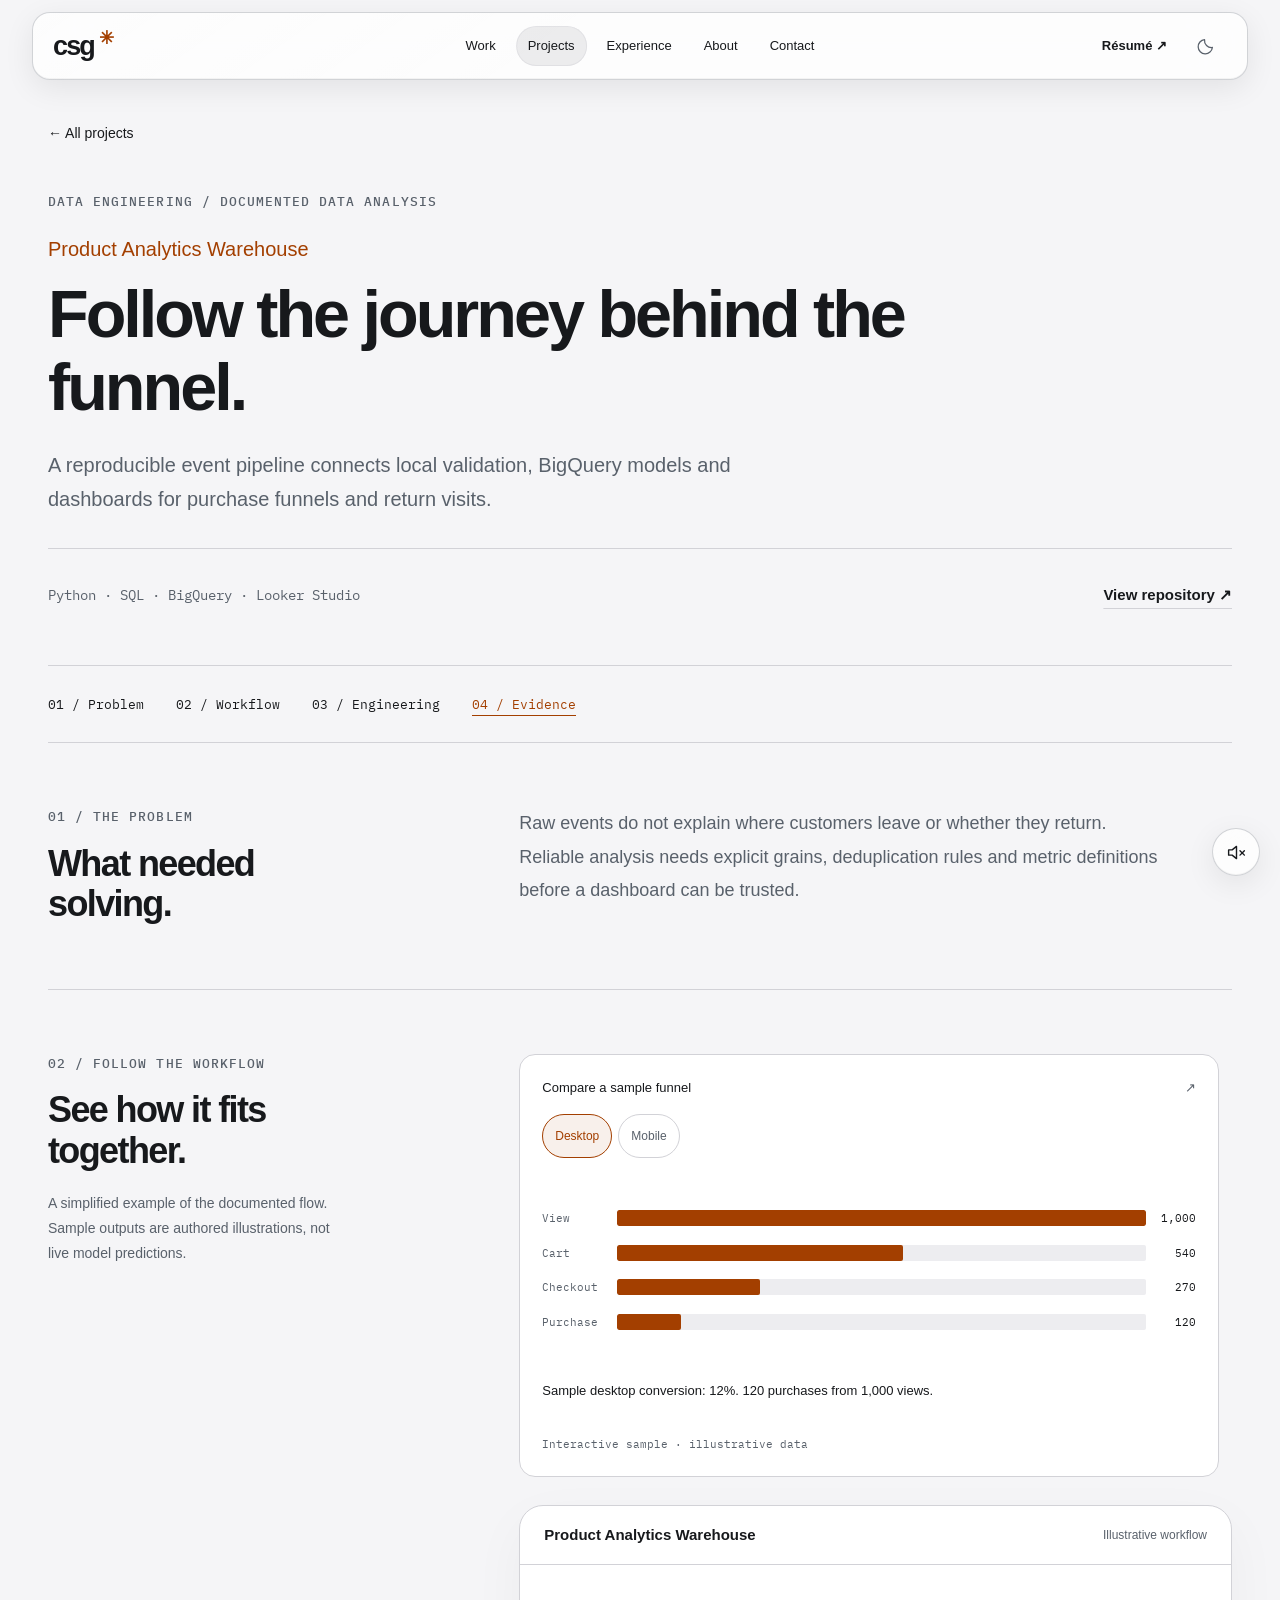
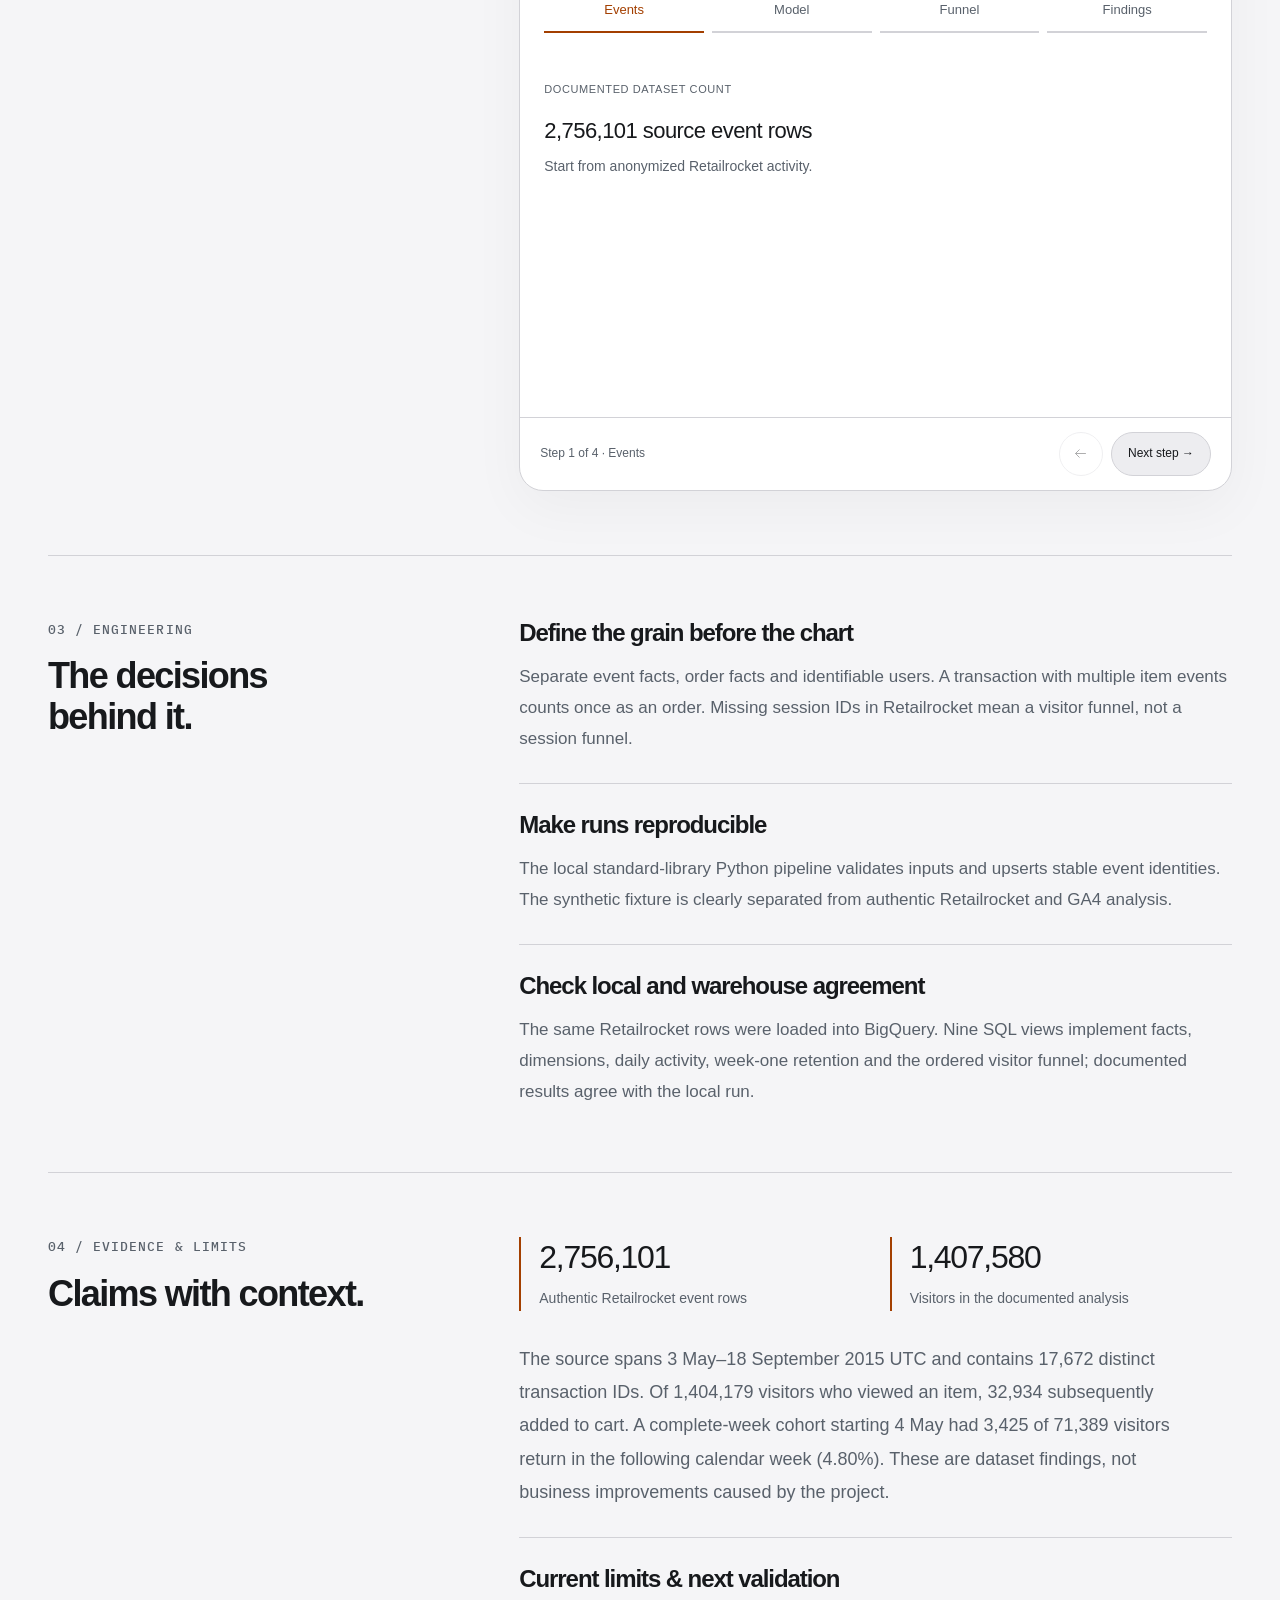
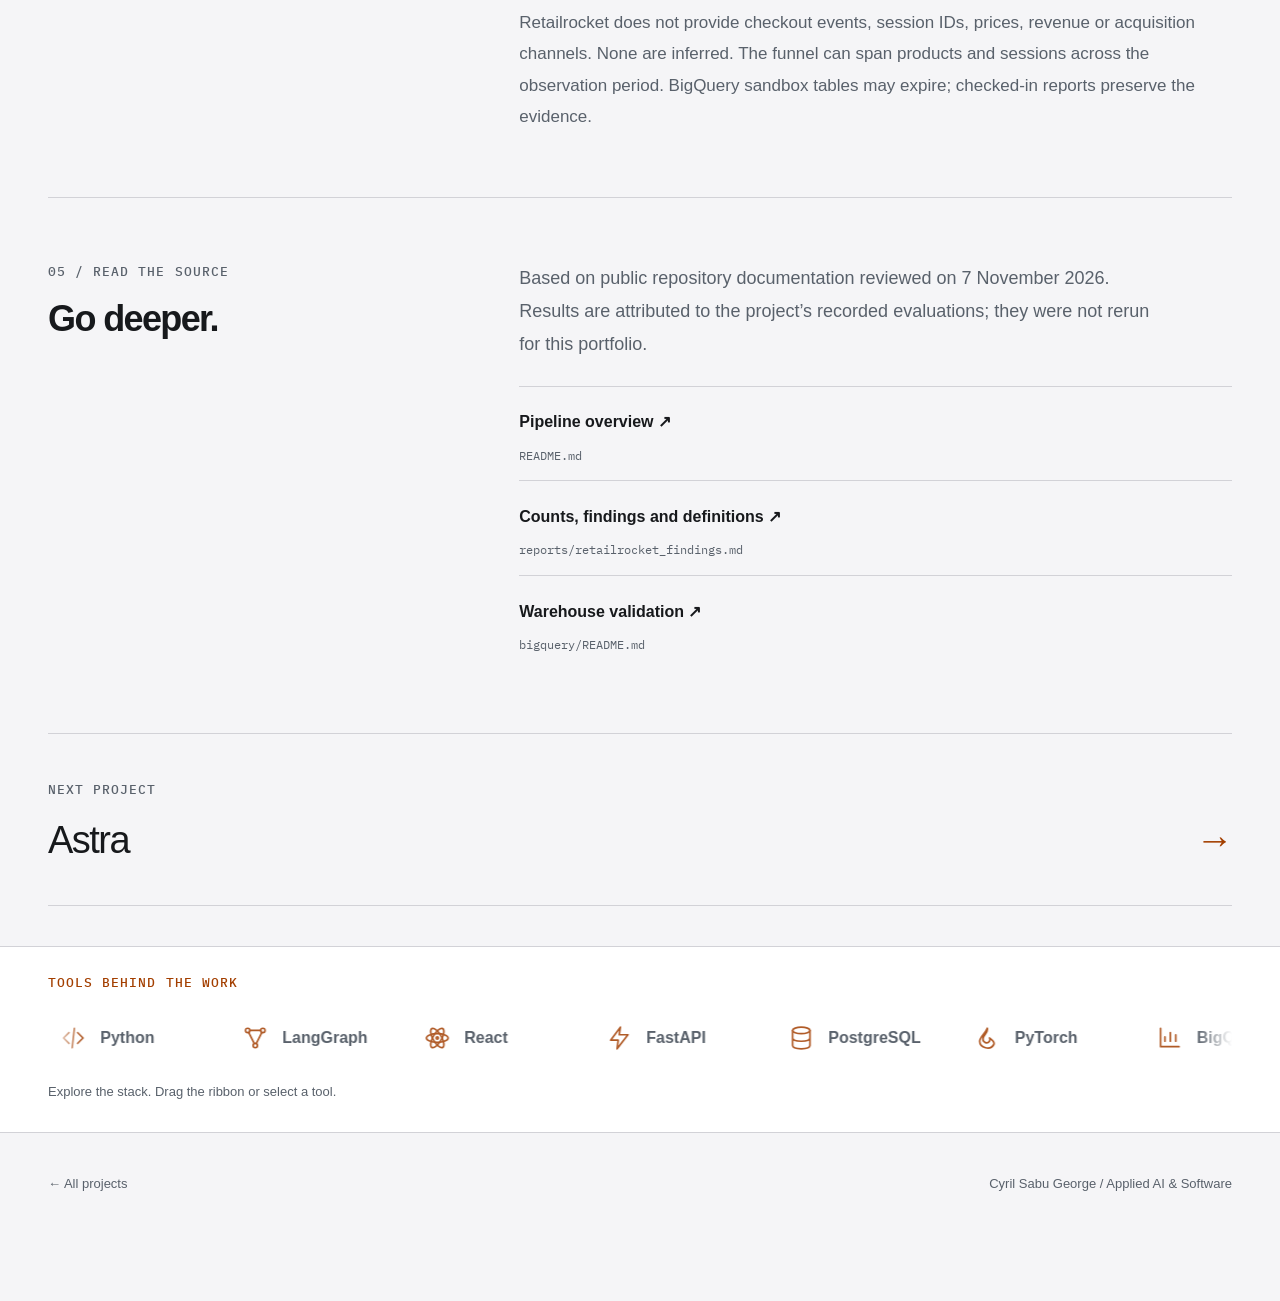
<file: projects/product-analytics-warehouse.html>
<!DOCTYPE html>
<html lang="en"><head><meta charset="UTF-8"><meta name="viewport" content="width=device-width, initial-scale=1"><meta name="theme-color" content="#111214"><title>Product Analytics Warehouse — Cyril Sabu George</title><meta name="description" content="A reproducible event pipeline connects local validation, BigQuery models and dashboards for purchase funnels and return visits."><link rel="icon" href="../assets/favicon.svg" type="image/svg+xml"><link rel="preconnect" href="https://fonts.googleapis.com"><link rel="preconnect" href="https://fonts.gstatic.com" crossorigin><link href="https://fonts.googleapis.com/css2?family=Manrope:wght@400;500;600;700;800&family=IBM+Plex+Mono:wght@400;500&display=swap" rel="stylesheet"><link rel="stylesheet" href="../portfolio-motion.css?v=20261112-paint-final"><link rel="stylesheet" href="../project-studies.css?v=20261108-polish"><script src="../portfolio-icons.js?v=20261108-icons" defer></script><script src="../portfolio-motion.js?v=20261112-direct-toggle" defer></script><script src="../portfolio-playgrounds.js?v=20261108-polish" defer></script><link rel="stylesheet" href="../portfolio-fluid.css?v=20261108-refine"><script src="../portfolio-fluid.js?v=20261108-refine" defer></script><script src="../portfolio-audio.js?v=20261108-compact" defer></script><link rel="stylesheet" href="../project-previews.css?v=20261112-direct-toggle"><script src="../site-interactions.js?v=20261112-direct-toggle" defer></script><script src="../project-labs.js?v=20261108-interactive" defer></script></head><body class="case-page"><a class="skip-link" href="#main">Skip to content</a><header class="header wrap"><a class="brand" href="../index.html#top" aria-label="Cyril Sabu George home">csg<span aria-hidden="true">✳</span></a><nav aria-label="Primary navigation"><a href="../index.html#work">Work</a><a class="secondary-nav" href="../projects.html">Projects</a><a class="secondary-nav" href="../index.html#experience">Experience</a><a class="secondary-nav" href="../index.html#about">About</a><a class="secondary-nav" href="../index.html#contact">Contact</a></nav><div class="header-actions"><a class="header-resume" href="../assets/Cyril_Sabu_George_Resume.pdf" target="_blank" rel="noreferrer">Résumé ↗</a><label class="theme-control"><span class="sr-only">Color appearance</span><select name="appearance" aria-label="Color appearance"><option value="dark">Dark</option><option value="light">Light</option><option value="system">System</option></select></label><details class="mobile-menu"><summary>Menu</summary><nav aria-label="Additional navigation"><a href="../projects.html">Project library</a><a href="../index.html#experience">Experience</a><a href="../index.html#about">About</a><a href="../index.html#contact">Contact</a></nav></details></div></header><main class="wrap" id="main"><section class="case-hero" id="top"><a class="back-link" href="../index.html#work">← All projects</a><p class="eyebrow">Data engineering / Documented data analysis</p><p class="case-name">Product Analytics Warehouse</p><h1>Follow the journey behind the funnel.</h1><p class="case-intro">A reproducible event pipeline connects local validation, BigQuery models and dashboards for purchase funnels and return visits.</p><div class="case-meta"><p class="tech">Python · SQL · BigQuery · Looker Studio</p><a class="text-link" href="https://github.com/sudo8phoenix/product-analytics-warehouse" target="_blank" rel="noreferrer">View repository ↗</a></div></section><nav class="case-nav" aria-label="Project sections"><a href="#problem">01 / Problem</a><a href="#workflow">02 / Workflow</a><a href="#engineering">03 / Engineering</a><a href="#evidence">04 / Evidence</a></nav><section class="case-section" id="problem"><div><p class="eyebrow">01 / THE PROBLEM</p><h2>What needed solving.</h2></div><div class="section-body"><p>Raw events do not explain where customers leave or whether they return. Reliable analysis needs explicit grains, deduplication rules and metric definitions before a dashboard can be trusted.</p></div></section><section class="case-section" id="workflow"><div><p class="eyebrow">02 / FOLLOW THE WORKFLOW</p><h2>See how it fits together.</h2><p class="section-caption">A simplified example of the documented flow. Sample outputs are authored illustrations, not live model predictions.</p></div><div class="section-body"><div class="workflow" data-workflow aria-label="Product Analytics Warehouse workflow example"><div class="workflow-top"><span class="workflow-name">Product Analytics Warehouse</span><span class="example-label">Illustrative workflow</span></div><div class="workflow-body"><ol class="workflow-steps" aria-label="Workflow stages"><li><button type="button" data-step="0" aria-controls="case-product-analytics-warehouse-panel-0"><span class="step-index">01</span><span>Events</span><span class="step-arrow" aria-hidden="true">↗</span></button></li><li><button type="button" data-step="1" aria-controls="case-product-analytics-warehouse-panel-1"><span class="step-index">02</span><span>Model</span><span class="step-arrow" aria-hidden="true">↗</span></button></li><li><button type="button" data-step="2" aria-controls="case-product-analytics-warehouse-panel-2"><span class="step-index">03</span><span>Funnel</span><span class="step-arrow" aria-hidden="true">↗</span></button></li><li><button type="button" data-step="3" aria-controls="case-product-analytics-warehouse-panel-3"><span class="step-index">04</span><span>Findings</span><span class="step-arrow" aria-hidden="true">↗</span></button></li></ol><div class="workflow-panels"><section class="workflow-panel" id="case-product-analytics-warehouse-panel-0" aria-label="Events"><p class="panel-label">Documented dataset count</p><p class="artifact artifact-product-analytics-warehouse">2,756,101 source event rows</p><p class="panel-description">Start from anonymized Retailrocket activity.</p></section><section class="workflow-panel" id="case-product-analytics-warehouse-panel-1" aria-label="Model"><p class="panel-label">9 BigQuery SQL views</p><p class="artifact artifact-product-analytics-warehouse">Events → orders → visitors</p><p class="panel-description">Create consistent facts and dimensions.</p></section><section class="workflow-panel" id="case-product-analytics-warehouse-panel-2" aria-label="Funnel"><p class="panel-label">Visitor-based, across the observation period</p><p class="artifact artifact-product-analytics-warehouse">View → Add to cart → Transaction</p><p class="panel-description">Count visitors in timestamp order.</p></section><section class="workflow-panel" id="case-product-analytics-warehouse-panel-3" aria-label="Findings"><p class="panel-label">Observed association, not a causal result</p><p class="artifact artifact-product-analytics-warehouse">97.65% did not reach cart after viewing</p><p class="panel-description">Explain the largest observed drop.</p></section></div></div><div class="workflow-bottom" hidden><p class="workflow-status" aria-live="polite" aria-atomic="true">Step 1 of 4 · Events</p><div><button type="button" class="workflow-prev" aria-label="Previous step in Product Analytics Warehouse">←</button><button type="button" class="workflow-next" aria-label="Next step in Product Analytics Warehouse">Next step <span aria-hidden="true">→</span></button></div></div></div></div></section><section class="case-section" id="engineering"><div><p class="eyebrow">03 / ENGINEERING</p><h2>The decisions behind it.</h2></div><div class="section-body decision-list"><article class="decision"><h3>Define the grain before the chart</h3><p>Separate event facts, order facts and identifiable users. A transaction with multiple item events counts once as an order. Missing session IDs in Retailrocket mean a visitor funnel, not a session funnel.</p></article><article class="decision"><h3>Make runs reproducible</h3><p>The local standard-library Python pipeline validates inputs and upserts stable event identities. The synthetic fixture is clearly separated from authentic Retailrocket and GA4 analysis.</p></article><article class="decision"><h3>Check local and warehouse agreement</h3><p>The same Retailrocket rows were loaded into BigQuery. Nine SQL views implement facts, dimensions, daily activity, week-one retention and the ordered visitor funnel; documented results agree with the local run.</p></article></div></section><section class="case-section" id="evidence"><div><p class="eyebrow">04 / EVIDENCE & LIMITS</p><h2>Claims with context.</h2></div><div class="section-body"><div class="case-metrics"><div><strong>2,756,101</strong><span>Authentic Retailrocket event rows</span></div><div><strong>1,407,580</strong><span>Visitors in the documented analysis</span></div></div><p>The source spans 3 May–18 September 2015 UTC and contains 17,672 distinct transaction IDs. Of 1,404,179 visitors who viewed an item, 32,934 subsequently added to cart. A complete-week cohort starting 4 May had 3,425 of 71,389 visitors return in the following calendar week (4.80%). These are dataset findings, not business improvements caused by the project.</p><div class="limits"><h3>Current limits & next validation</h3><p>Retailrocket does not provide checkout events, session IDs, prices, revenue or acquisition channels. None are inferred. The funnel can span products and sessions across the observation period. BigQuery sandbox tables may expire; checked-in reports preserve the evidence.</p></div></div></section><section class="case-section" id="sources"><div><p class="eyebrow">05 / READ THE SOURCE</p><h2>Go deeper.</h2></div><div class="section-body"><p>Based on public repository documentation reviewed on 7 November 2026. Results are attributed to the project’s recorded evaluations; they were not rerun for this portfolio.</p><ul class="source-list"><li><a href="https://github.com/sudo8phoenix/product-analytics-warehouse/blob/main/README.md" target="_blank" rel="noreferrer">Pipeline overview ↗</a><span class="source-path">README.md</span></li><li><a href="https://github.com/sudo8phoenix/product-analytics-warehouse/blob/main/reports/retailrocket_findings.md" target="_blank" rel="noreferrer">Counts, findings and definitions ↗</a><span class="source-path">reports/retailrocket_findings.md</span></li><li><a href="https://github.com/sudo8phoenix/product-analytics-warehouse/blob/main/bigquery/README.md" target="_blank" rel="noreferrer">Warehouse validation ↗</a><span class="source-path">bigquery/README.md</span></li></ul></div></section><a class="next-project" href="astra.html"><span class="eyebrow">NEXT PROJECT</span><strong>Astra <span aria-hidden="true">→</span></strong></a></main><section id="tools" class="tool-strip" aria-label="Tools used across these projects"><div class="wrap"><div class="tool-heading"><p class="eyebrow">TOOLS BEHIND THE WORK</p></div><div class="tool-viewport" tabindex="0" role="region" aria-label="Draggable tools. Use left and right arrow keys to explore."><div class="tool-track"><ul class="tool-group"><li><button type="button" class="tool-chip"><span aria-hidden="true" data-icon="code"></span> Python</button></li><li><button type="button" class="tool-chip"><span aria-hidden="true" data-icon="nodes"></span> LangGraph</button></li><li><button type="button" class="tool-chip"><span aria-hidden="true" data-icon="atom"></span> React</button></li><li><button type="button" class="tool-chip"><span aria-hidden="true" data-icon="bolt"></span> FastAPI</button></li><li><button type="button" class="tool-chip"><span aria-hidden="true" data-icon="database"></span> PostgreSQL</button></li><li><button type="button" class="tool-chip"><span aria-hidden="true" data-icon="flame"></span> PyTorch</button></li><li><button type="button" class="tool-chip"><span aria-hidden="true" data-icon="chart"></span> BigQuery</button></li><li><button type="button" class="tool-chip"><span aria-hidden="true" data-icon="boxes"></span> Docker</button></li></ul></div></div><p class="tool-detail" aria-live="polite">Explore the stack. Drag the ribbon or select a tool.</p></div></section><footer class="case-footer wrap"><a href="../index.html#work">← All projects</a><span>Cyril Sabu George / Applied AI & Software</span></footer><script src="../project-studies.js" defer></script></body></html>
</file>
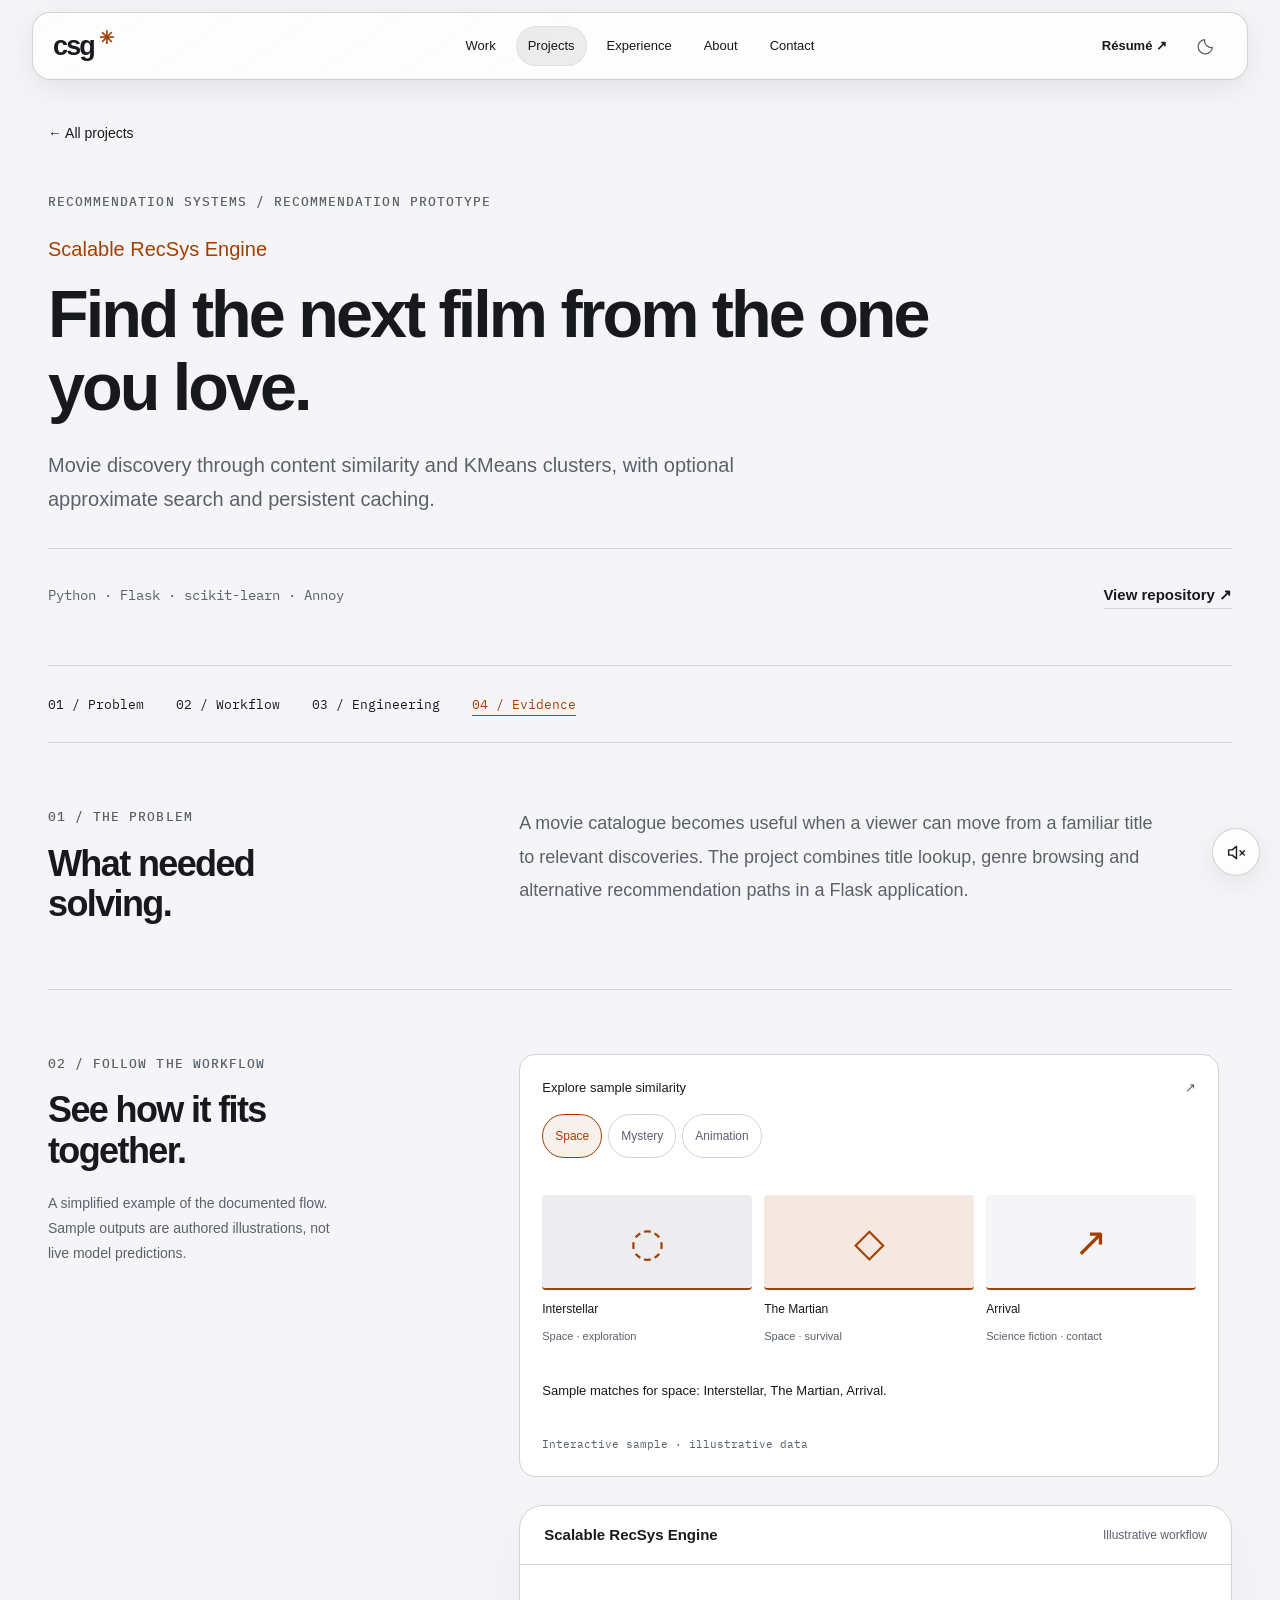
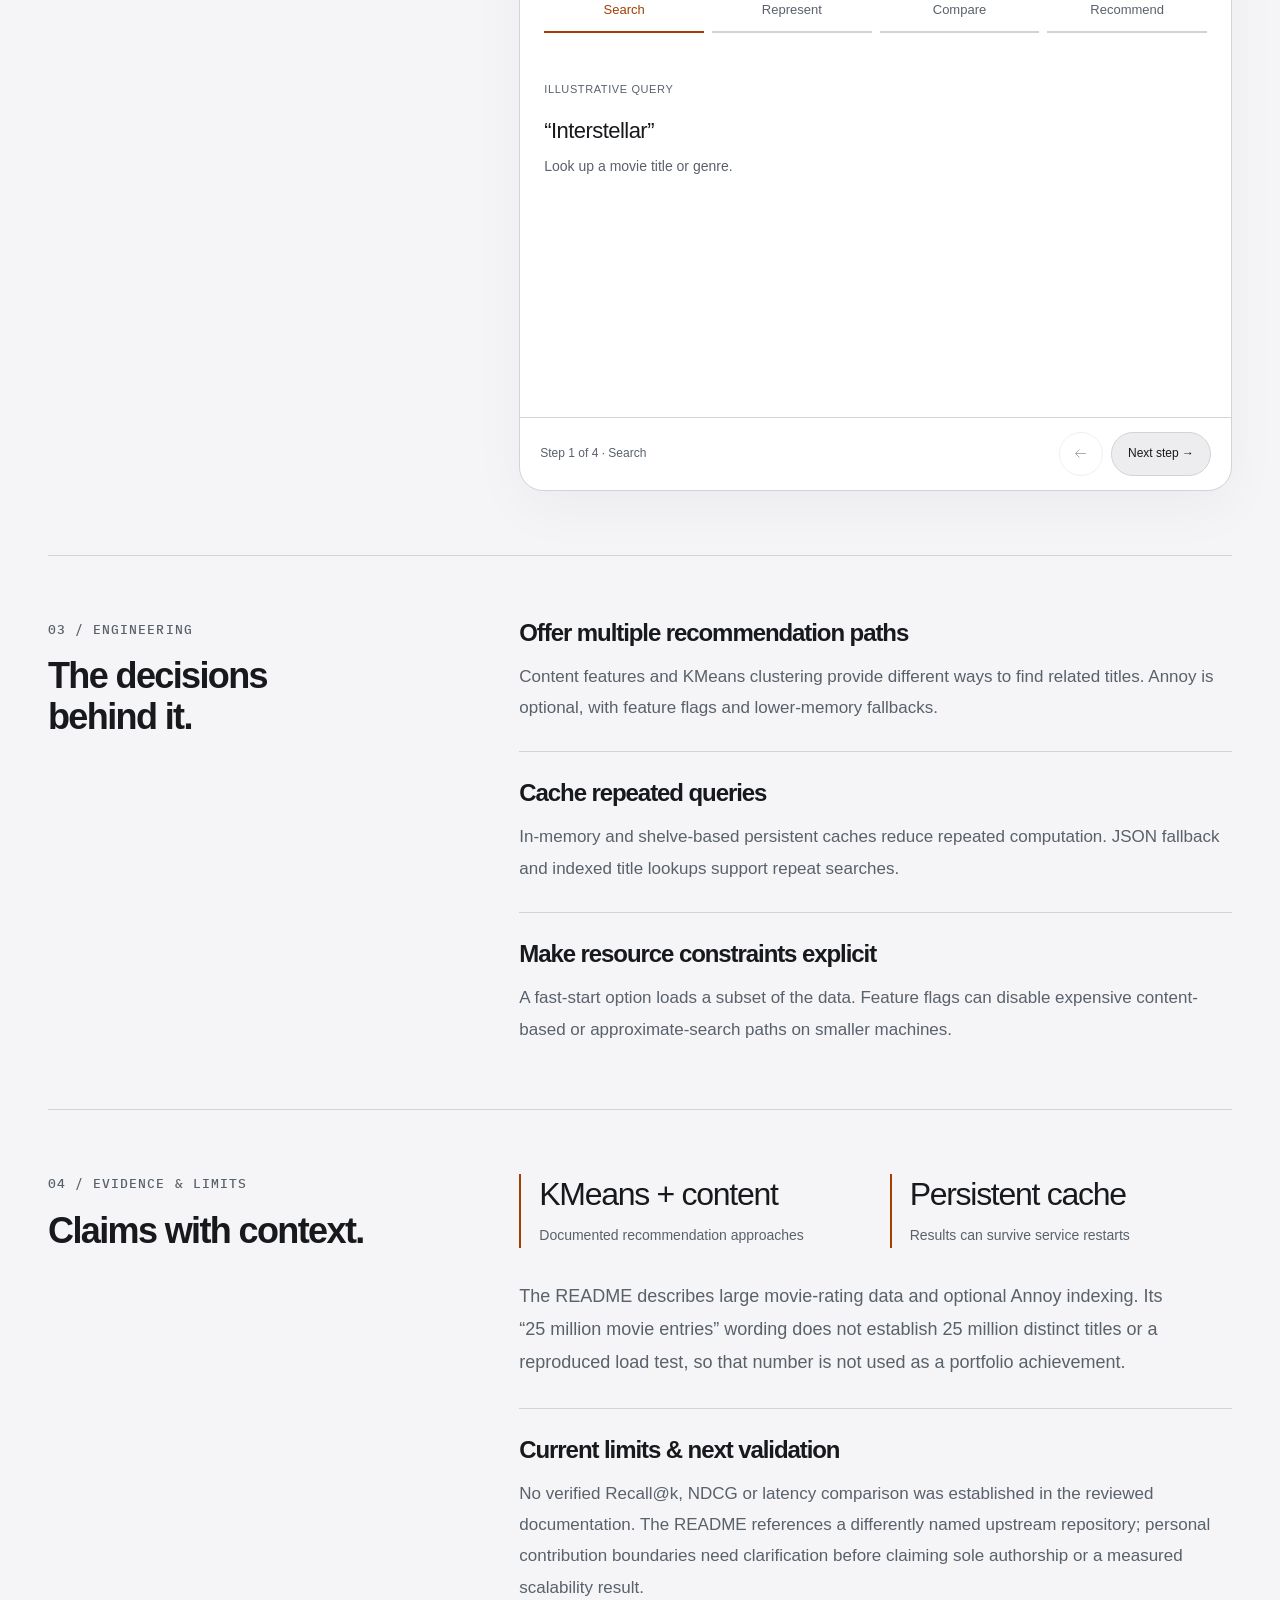
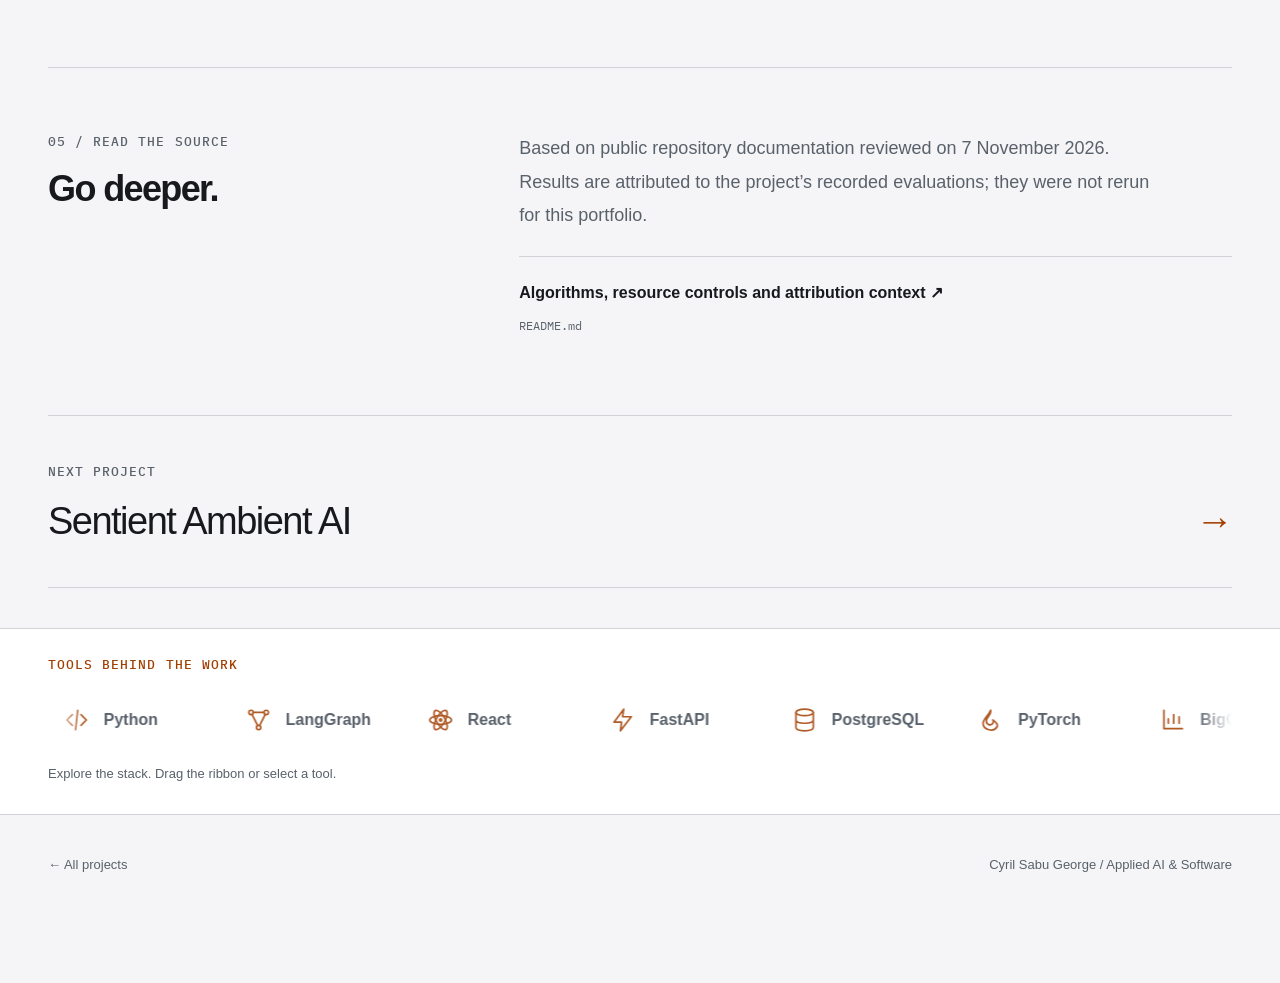
<file: projects/recsys-engine.html>
<!DOCTYPE html>
<html lang="en"><head><meta charset="UTF-8"><meta name="viewport" content="width=device-width, initial-scale=1"><meta name="theme-color" content="#111214"><title>Scalable RecSys Engine — Cyril Sabu George</title><meta name="description" content="Movie discovery through content similarity and KMeans clusters, with optional approximate search and persistent caching."><link rel="icon" href="../assets/favicon.svg" type="image/svg+xml"><link rel="preconnect" href="https://fonts.googleapis.com"><link rel="preconnect" href="https://fonts.gstatic.com" crossorigin><link href="https://fonts.googleapis.com/css2?family=Manrope:wght@400;500;600;700;800&family=IBM+Plex+Mono:wght@400;500&display=swap" rel="stylesheet"><link rel="stylesheet" href="../portfolio-motion.css?v=20261112-paint-final"><link rel="stylesheet" href="../project-studies.css?v=20261108-polish"><script src="../portfolio-icons.js?v=20261108-icons" defer></script><script src="../portfolio-motion.js?v=20261112-direct-toggle" defer></script><script src="../portfolio-playgrounds.js?v=20261108-polish" defer></script><link rel="stylesheet" href="../portfolio-fluid.css?v=20261108-refine"><script src="../portfolio-fluid.js?v=20261108-refine" defer></script><script src="../portfolio-audio.js?v=20261108-compact" defer></script><link rel="stylesheet" href="../project-previews.css?v=20261112-direct-toggle"><script src="../site-interactions.js?v=20261112-direct-toggle" defer></script><script src="../project-labs.js?v=20261108-interactive" defer></script></head><body class="case-page"><a class="skip-link" href="#main">Skip to content</a><header class="header wrap"><a class="brand" href="../index.html#top" aria-label="Cyril Sabu George home">csg<span aria-hidden="true">✳</span></a><nav aria-label="Primary navigation"><a href="../index.html#work">Work</a><a class="secondary-nav" href="../projects.html">Projects</a><a class="secondary-nav" href="../index.html#experience">Experience</a><a class="secondary-nav" href="../index.html#about">About</a><a class="secondary-nav" href="../index.html#contact">Contact</a></nav><div class="header-actions"><a class="header-resume" href="../assets/Cyril_Sabu_George_Resume.pdf" target="_blank" rel="noreferrer">Résumé ↗</a><label class="theme-control"><span class="sr-only">Color appearance</span><select name="appearance" aria-label="Color appearance"><option value="dark">Dark</option><option value="light">Light</option><option value="system">System</option></select></label><details class="mobile-menu"><summary>Menu</summary><nav aria-label="Additional navigation"><a href="../projects.html">Project library</a><a href="../index.html#experience">Experience</a><a href="../index.html#about">About</a><a href="../index.html#contact">Contact</a></nav></details></div></header><main class="wrap" id="main"><section class="case-hero" id="top"><a class="back-link" href="../index.html#work">← All projects</a><p class="eyebrow">Recommendation systems / Recommendation prototype</p><p class="case-name">Scalable RecSys Engine</p><h1>Find the next film from the one you love.</h1><p class="case-intro">Movie discovery through content similarity and KMeans clusters, with optional approximate search and persistent caching.</p><div class="case-meta"><p class="tech">Python · Flask · scikit-learn · Annoy</p><a class="text-link" href="https://github.com/sudo8phoenix/Scalable-RecSys-Engine" target="_blank" rel="noreferrer">View repository ↗</a></div></section><nav class="case-nav" aria-label="Project sections"><a href="#problem">01 / Problem</a><a href="#workflow">02 / Workflow</a><a href="#engineering">03 / Engineering</a><a href="#evidence">04 / Evidence</a></nav><section class="case-section" id="problem"><div><p class="eyebrow">01 / THE PROBLEM</p><h2>What needed solving.</h2></div><div class="section-body"><p>A movie catalogue becomes useful when a viewer can move from a familiar title to relevant discoveries. The project combines title lookup, genre browsing and alternative recommendation paths in a Flask application.</p></div></section><section class="case-section" id="workflow"><div><p class="eyebrow">02 / FOLLOW THE WORKFLOW</p><h2>See how it fits together.</h2><p class="section-caption">A simplified example of the documented flow. Sample outputs are authored illustrations, not live model predictions.</p></div><div class="section-body"><div class="workflow" data-workflow aria-label="Scalable RecSys Engine workflow example"><div class="workflow-top"><span class="workflow-name">Scalable RecSys Engine</span><span class="example-label">Illustrative workflow</span></div><div class="workflow-body"><ol class="workflow-steps" aria-label="Workflow stages"><li><button type="button" data-step="0" aria-controls="case-recsys-engine-panel-0"><span class="step-index">01</span><span>Search</span><span class="step-arrow" aria-hidden="true">↗</span></button></li><li><button type="button" data-step="1" aria-controls="case-recsys-engine-panel-1"><span class="step-index">02</span><span>Represent</span><span class="step-arrow" aria-hidden="true">↗</span></button></li><li><button type="button" data-step="2" aria-controls="case-recsys-engine-panel-2"><span class="step-index">03</span><span>Compare</span><span class="step-arrow" aria-hidden="true">↗</span></button></li><li><button type="button" data-step="3" aria-controls="case-recsys-engine-panel-3"><span class="step-index">04</span><span>Recommend</span><span class="step-arrow" aria-hidden="true">↗</span></button></li></ol><div class="workflow-panels"><section class="workflow-panel" id="case-recsys-engine-panel-0" aria-label="Search"><p class="panel-label">Illustrative query</p><p class="artifact artifact-recsys-engine">“Interstellar”</p><p class="panel-description">Look up a movie title or genre.</p></section><section class="workflow-panel" id="case-recsys-engine-panel-1" aria-label="Represent"><p class="panel-label">Feature representation</p><p class="artifact artifact-recsys-engine">Science fiction · Drama · Adventure</p><p class="panel-description">Use genres and prepared movie features.</p></section><section class="workflow-panel" id="case-recsys-engine-panel-2" aria-label="Compare"><p class="panel-label">Configurable recommendation paths</p><p class="artifact artifact-recsys-engine">Content similarity / KMeans / optional Annoy</p><p class="panel-description">Choose similarity or clustering.</p></section><section class="workflow-panel" id="case-recsys-engine-panel-3" aria-label="Recommend"><p class="panel-label">Conceptual output, not a live ranking</p><p class="artifact artifact-recsys-engine">Ranked film suggestions → cached result</p><p class="panel-description">Return related movie candidates.</p></section></div></div><div class="workflow-bottom" hidden><p class="workflow-status" aria-live="polite" aria-atomic="true">Step 1 of 4 · Search</p><div><button type="button" class="workflow-prev" aria-label="Previous step in Scalable RecSys Engine">←</button><button type="button" class="workflow-next" aria-label="Next step in Scalable RecSys Engine">Next step <span aria-hidden="true">→</span></button></div></div></div></div></section><section class="case-section" id="engineering"><div><p class="eyebrow">03 / ENGINEERING</p><h2>The decisions behind it.</h2></div><div class="section-body decision-list"><article class="decision"><h3>Offer multiple recommendation paths</h3><p>Content features and KMeans clustering provide different ways to find related titles. Annoy is optional, with feature flags and lower-memory fallbacks.</p></article><article class="decision"><h3>Cache repeated queries</h3><p>In-memory and shelve-based persistent caches reduce repeated computation. JSON fallback and indexed title lookups support repeat searches.</p></article><article class="decision"><h3>Make resource constraints explicit</h3><p>A fast-start option loads a subset of the data. Feature flags can disable expensive content-based or approximate-search paths on smaller machines.</p></article></div></section><section class="case-section" id="evidence"><div><p class="eyebrow">04 / EVIDENCE & LIMITS</p><h2>Claims with context.</h2></div><div class="section-body"><div class="case-metrics"><div><strong>KMeans + content</strong><span>Documented recommendation approaches</span></div><div><strong>Persistent cache</strong><span>Results can survive service restarts</span></div></div><p>The README describes large movie-rating data and optional Annoy indexing. Its “25 million movie entries” wording does not establish 25 million distinct titles or a reproduced load test, so that number is not used as a portfolio achievement.</p><div class="limits"><h3>Current limits & next validation</h3><p>No verified Recall@k, NDCG or latency comparison was established in the reviewed documentation. The README references a differently named upstream repository; personal contribution boundaries need clarification before claiming sole authorship or a measured scalability result.</p></div></div></section><section class="case-section" id="sources"><div><p class="eyebrow">05 / READ THE SOURCE</p><h2>Go deeper.</h2></div><div class="section-body"><p>Based on public repository documentation reviewed on 7 November 2026. Results are attributed to the project’s recorded evaluations; they were not rerun for this portfolio.</p><ul class="source-list"><li><a href="https://github.com/sudo8phoenix/Scalable-RecSys-Engine/blob/main/README.md" target="_blank" rel="noreferrer">Algorithms, resource controls and attribution context ↗</a><span class="source-path">README.md</span></li></ul></div></section><a class="next-project" href="sentient-ambient-ai.html"><span class="eyebrow">NEXT PROJECT</span><strong>Sentient Ambient AI <span aria-hidden="true">→</span></strong></a></main><section id="tools" class="tool-strip" aria-label="Tools used across these projects"><div class="wrap"><div class="tool-heading"><p class="eyebrow">TOOLS BEHIND THE WORK</p></div><div class="tool-viewport" tabindex="0" role="region" aria-label="Draggable tools. Use left and right arrow keys to explore."><div class="tool-track"><ul class="tool-group"><li><button type="button" class="tool-chip"><span aria-hidden="true" data-icon="code"></span> Python</button></li><li><button type="button" class="tool-chip"><span aria-hidden="true" data-icon="nodes"></span> LangGraph</button></li><li><button type="button" class="tool-chip"><span aria-hidden="true" data-icon="atom"></span> React</button></li><li><button type="button" class="tool-chip"><span aria-hidden="true" data-icon="bolt"></span> FastAPI</button></li><li><button type="button" class="tool-chip"><span aria-hidden="true" data-icon="database"></span> PostgreSQL</button></li><li><button type="button" class="tool-chip"><span aria-hidden="true" data-icon="flame"></span> PyTorch</button></li><li><button type="button" class="tool-chip"><span aria-hidden="true" data-icon="chart"></span> BigQuery</button></li><li><button type="button" class="tool-chip"><span aria-hidden="true" data-icon="boxes"></span> Docker</button></li></ul></div></div><p class="tool-detail" aria-live="polite">Explore the stack. Drag the ribbon or select a tool.</p></div></section><footer class="case-footer wrap"><a href="../index.html#work">← All projects</a><span>Cyril Sabu George / Applied AI & Software</span></footer><script src="../project-studies.js" defer></script></body></html>
</file>
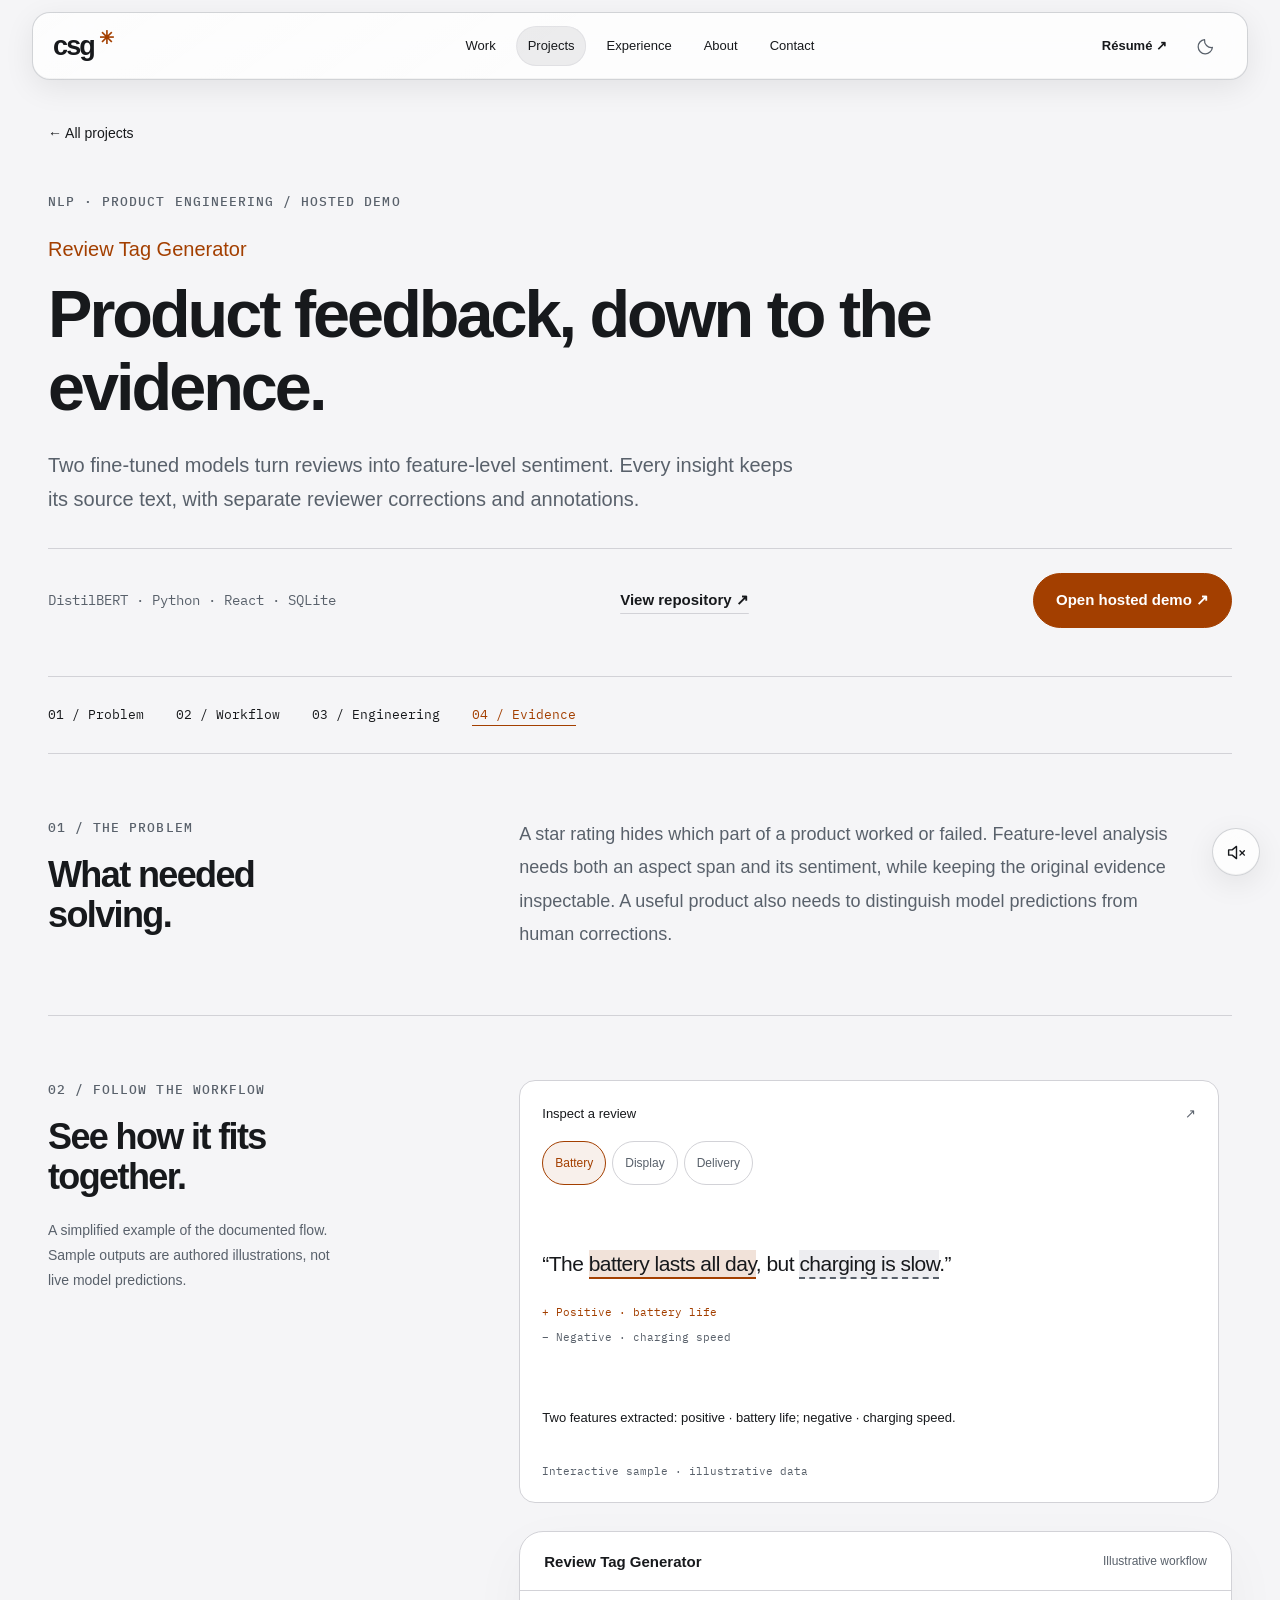
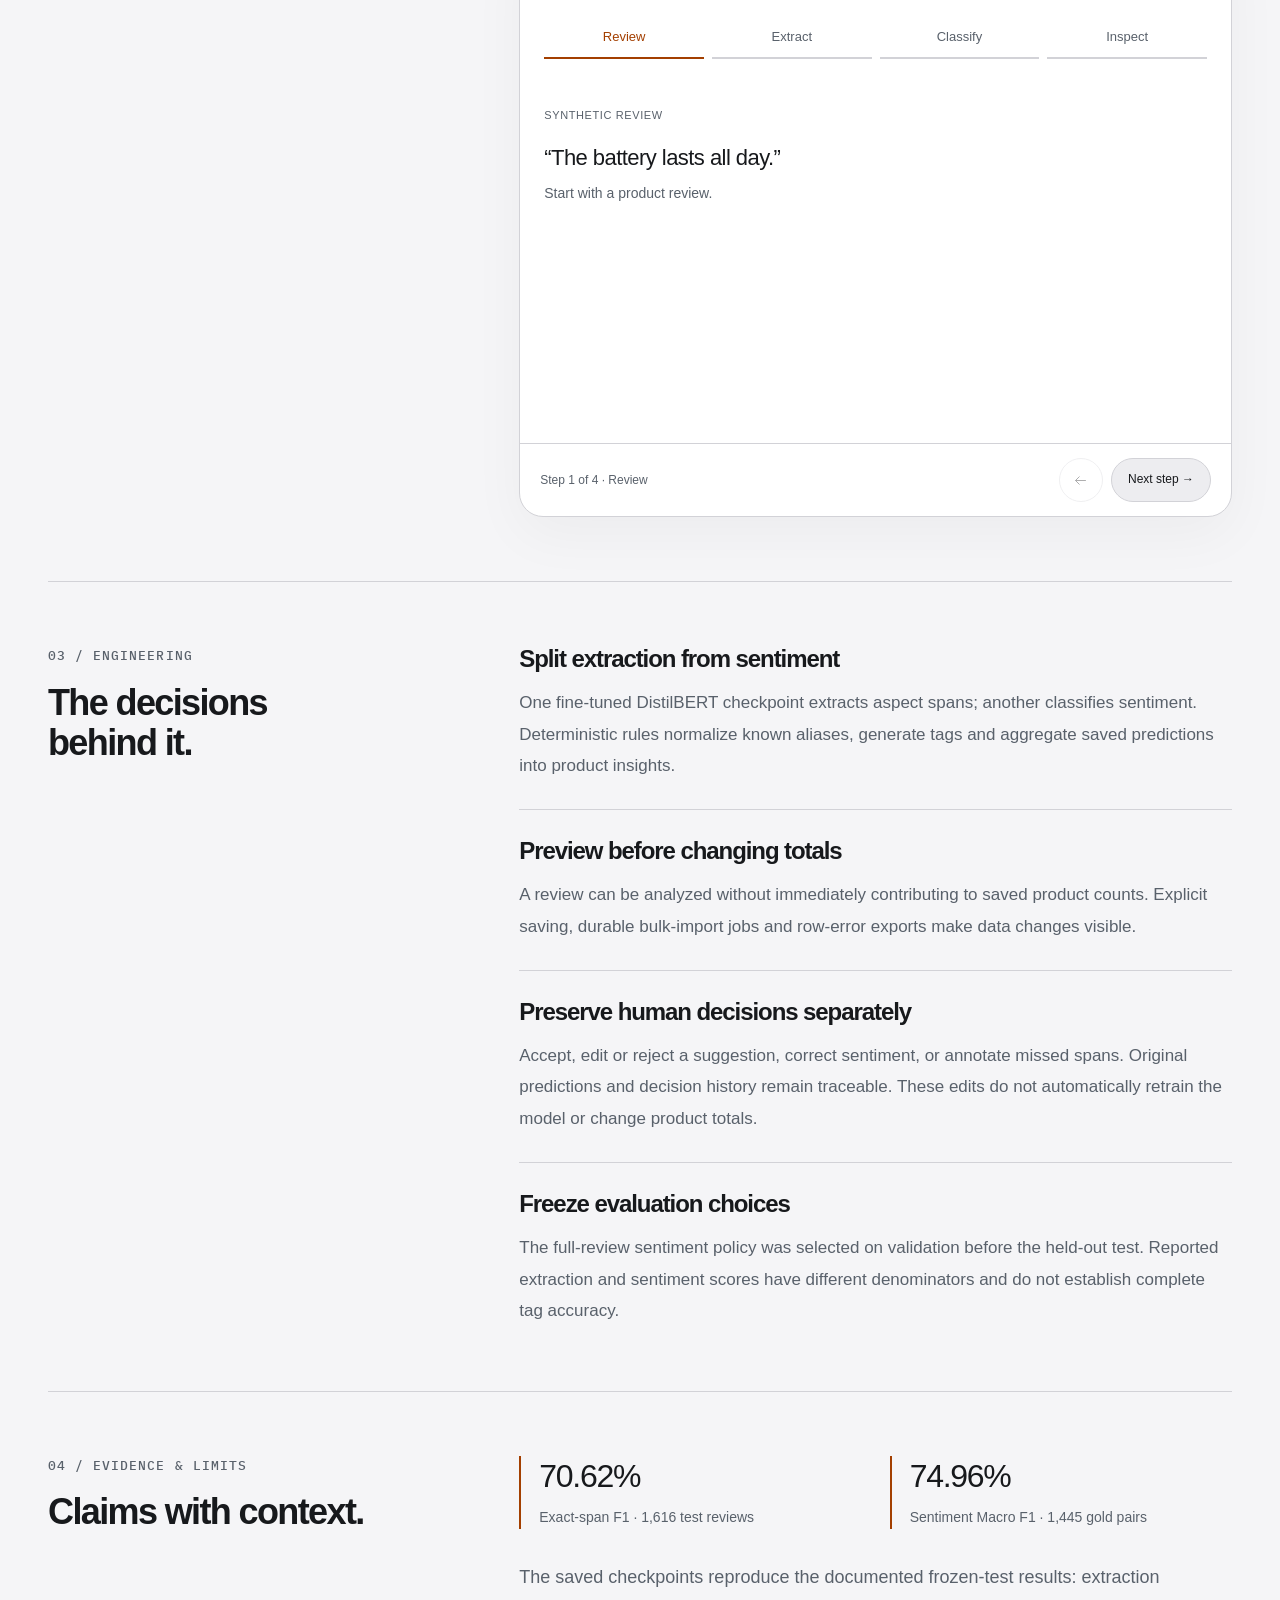
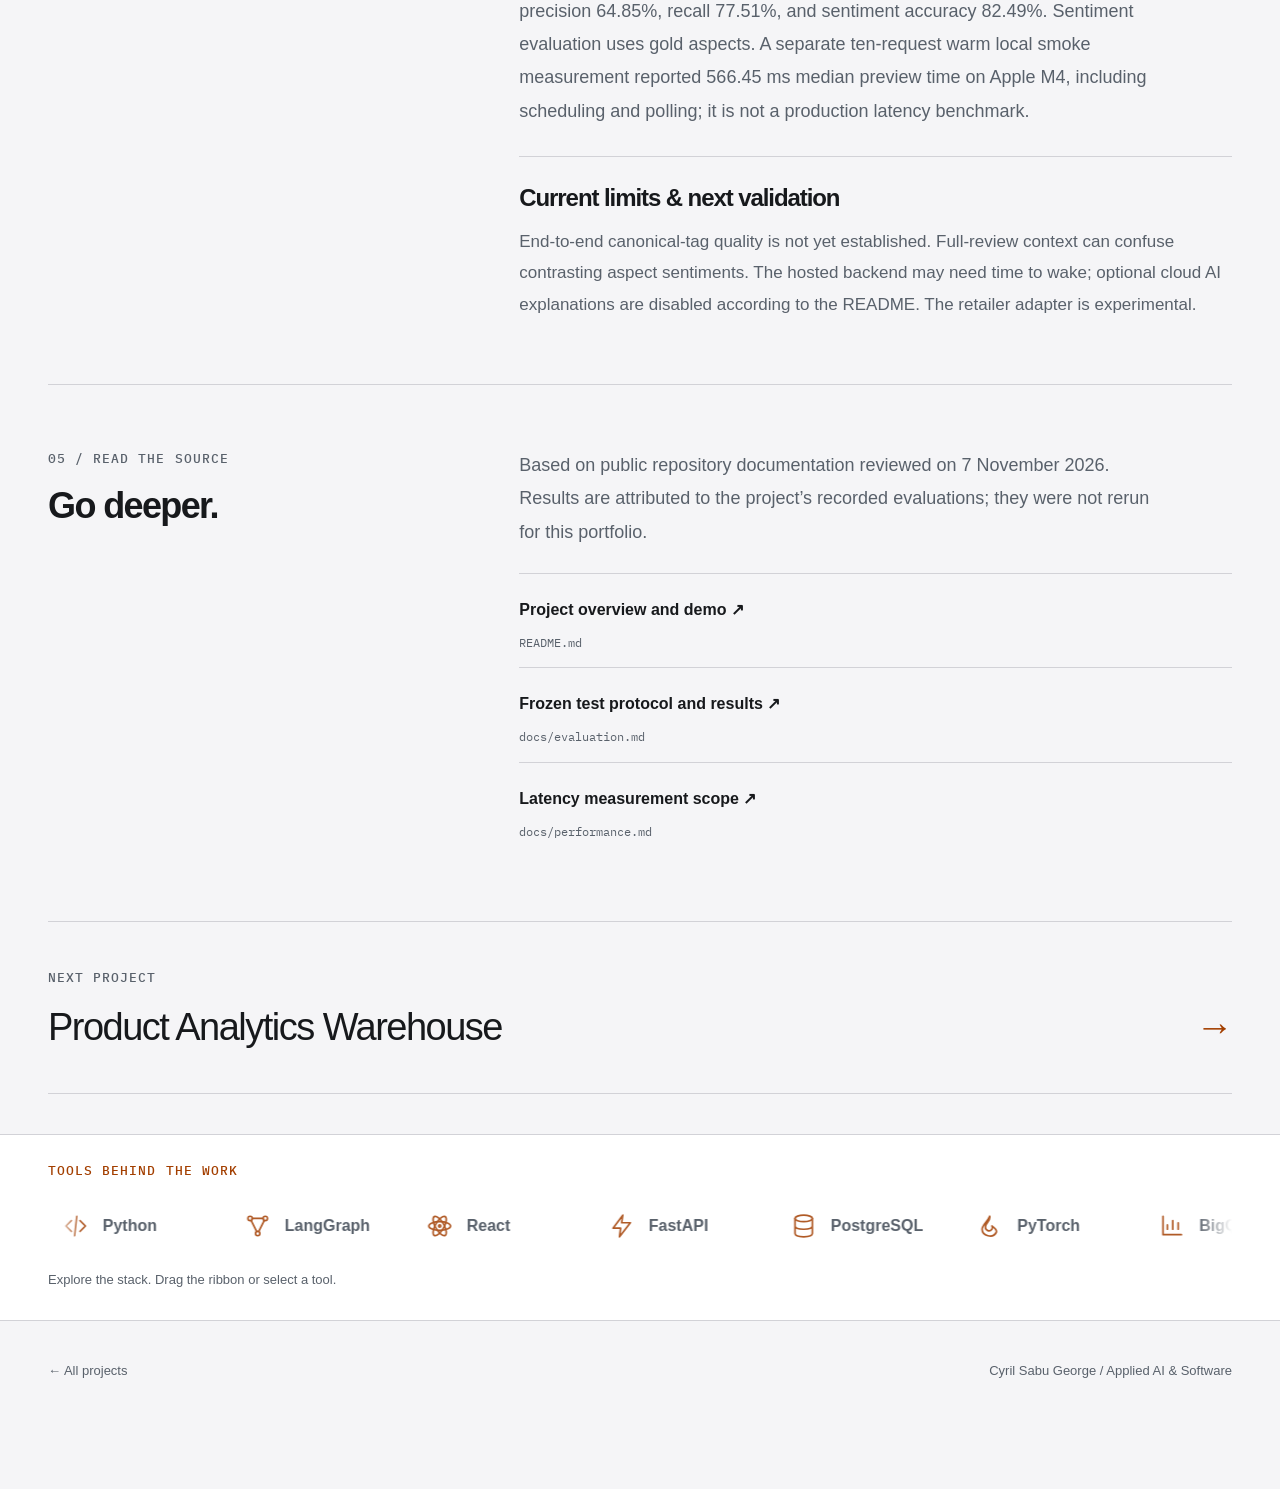
<file: projects/review-tag-generator.html>
<!DOCTYPE html>
<html lang="en"><head><meta charset="UTF-8"><meta name="viewport" content="width=device-width, initial-scale=1"><meta name="theme-color" content="#111214"><title>Review Tag Generator — Cyril Sabu George</title><meta name="description" content="Two fine-tuned models turn reviews into feature-level sentiment. Every insight keeps its source text, with separate reviewer corrections and annotations."><link rel="icon" href="../assets/favicon.svg" type="image/svg+xml"><link rel="preconnect" href="https://fonts.googleapis.com"><link rel="preconnect" href="https://fonts.gstatic.com" crossorigin><link href="https://fonts.googleapis.com/css2?family=Manrope:wght@400;500;600;700;800&family=IBM+Plex+Mono:wght@400;500&display=swap" rel="stylesheet"><link rel="stylesheet" href="../portfolio-motion.css?v=20261112-paint-final"><link rel="stylesheet" href="../project-studies.css?v=20261108-polish"><script src="../portfolio-icons.js?v=20261108-icons" defer></script><script src="../portfolio-motion.js?v=20261112-direct-toggle" defer></script><script src="../portfolio-playgrounds.js?v=20261108-polish" defer></script><link rel="stylesheet" href="../portfolio-fluid.css?v=20261108-refine"><script src="../portfolio-fluid.js?v=20261108-refine" defer></script><script src="../portfolio-audio.js?v=20261108-compact" defer></script><link rel="stylesheet" href="../project-previews.css?v=20261112-direct-toggle"><script src="../site-interactions.js?v=20261112-direct-toggle" defer></script><script src="../project-labs.js?v=20261108-interactive" defer></script></head><body class="case-page"><a class="skip-link" href="#main">Skip to content</a><header class="header wrap"><a class="brand" href="../index.html#top" aria-label="Cyril Sabu George home">csg<span aria-hidden="true">✳</span></a><nav aria-label="Primary navigation"><a href="../index.html#work">Work</a><a class="secondary-nav" href="../projects.html">Projects</a><a class="secondary-nav" href="../index.html#experience">Experience</a><a class="secondary-nav" href="../index.html#about">About</a><a class="secondary-nav" href="../index.html#contact">Contact</a></nav><div class="header-actions"><a class="header-resume" href="../assets/Cyril_Sabu_George_Resume.pdf" target="_blank" rel="noreferrer">Résumé ↗</a><label class="theme-control"><span class="sr-only">Color appearance</span><select name="appearance" aria-label="Color appearance"><option value="dark">Dark</option><option value="light">Light</option><option value="system">System</option></select></label><details class="mobile-menu"><summary>Menu</summary><nav aria-label="Additional navigation"><a href="../projects.html">Project library</a><a href="../index.html#experience">Experience</a><a href="../index.html#about">About</a><a href="../index.html#contact">Contact</a></nav></details></div></header><main class="wrap" id="main"><section class="case-hero" id="top"><a class="back-link" href="../index.html#work">← All projects</a><p class="eyebrow">NLP · Product engineering / Hosted demo</p><p class="case-name">Review Tag Generator</p><h1>Product feedback, down to the evidence.</h1><p class="case-intro">Two fine-tuned models turn reviews into feature-level sentiment. Every insight keeps its source text, with separate reviewer corrections and annotations.</p><div class="case-meta"><p class="tech">DistilBERT · Python · React · SQLite</p><a class="text-link" href="https://github.com/sudo8phoenix/Review_tag_generator" target="_blank" rel="noreferrer">View repository ↗</a><a class="button" href="https://review-tag-generator.vercel.app" target="_blank" rel="noreferrer">Open hosted demo ↗</a></div></section><nav class="case-nav" aria-label="Project sections"><a href="#problem">01 / Problem</a><a href="#workflow">02 / Workflow</a><a href="#engineering">03 / Engineering</a><a href="#evidence">04 / Evidence</a></nav><section class="case-section" id="problem"><div><p class="eyebrow">01 / THE PROBLEM</p><h2>What needed solving.</h2></div><div class="section-body"><p>A star rating hides which part of a product worked or failed. Feature-level analysis needs both an aspect span and its sentiment, while keeping the original evidence inspectable. A useful product also needs to distinguish model predictions from human corrections.</p></div></section><section class="case-section" id="workflow"><div><p class="eyebrow">02 / FOLLOW THE WORKFLOW</p><h2>See how it fits together.</h2><p class="section-caption">A simplified example of the documented flow. Sample outputs are authored illustrations, not live model predictions.</p></div><div class="section-body"><div class="workflow" data-workflow aria-label="Review Tag Generator workflow example"><div class="workflow-top"><span class="workflow-name">Review Tag Generator</span><span class="example-label">Illustrative workflow</span></div><div class="workflow-body"><ol class="workflow-steps" aria-label="Workflow stages"><li><button type="button" data-step="0" aria-controls="case-review-tag-generator-panel-0"><span class="step-index">01</span><span>Review</span><span class="step-arrow" aria-hidden="true">↗</span></button></li><li><button type="button" data-step="1" aria-controls="case-review-tag-generator-panel-1"><span class="step-index">02</span><span>Extract</span><span class="step-arrow" aria-hidden="true">↗</span></button></li><li><button type="button" data-step="2" aria-controls="case-review-tag-generator-panel-2"><span class="step-index">03</span><span>Classify</span><span class="step-arrow" aria-hidden="true">↗</span></button></li><li><button type="button" data-step="3" aria-controls="case-review-tag-generator-panel-3"><span class="step-index">04</span><span>Inspect</span><span class="step-arrow" aria-hidden="true">↗</span></button></li></ol><div class="workflow-panels"><section class="workflow-panel" id="case-review-tag-generator-panel-0" aria-label="Review"><p class="panel-label">Synthetic review</p><p class="artifact artifact-review-tag-generator">“The battery lasts all day.”</p><p class="panel-description">Start with a product review.</p></section><section class="workflow-panel" id="case-review-tag-generator-panel-1" aria-label="Extract"><p class="panel-label">Aspect span: battery</p><p class="artifact artifact-review-tag-generator">The [battery] lasts all day.</p><p class="panel-description">Identify the feature mentioned in the text.</p></section><section class="workflow-panel" id="case-review-tag-generator-panel-2" aria-label="Classify"><p class="panel-label">Illustrative label, not live inference</p><p class="artifact artifact-review-tag-generator">Battery → Positive</p><p class="panel-description">Attach sentiment to the extracted aspect.</p></section><section class="workflow-panel" id="case-review-tag-generator-panel-3" aria-label="Inspect"><p class="panel-label">Preview first → explicitly save</p><p class="artifact artifact-review-tag-generator">Battery life · “lasts all day”</p><p class="panel-description">Keep the supporting text beside the feature.</p></section></div></div><div class="workflow-bottom" hidden><p class="workflow-status" aria-live="polite" aria-atomic="true">Step 1 of 4 · Review</p><div><button type="button" class="workflow-prev" aria-label="Previous step in Review Tag Generator">←</button><button type="button" class="workflow-next" aria-label="Next step in Review Tag Generator">Next step <span aria-hidden="true">→</span></button></div></div></div></div></section><section class="case-section" id="engineering"><div><p class="eyebrow">03 / ENGINEERING</p><h2>The decisions behind it.</h2></div><div class="section-body decision-list"><article class="decision"><h3>Split extraction from sentiment</h3><p>One fine-tuned DistilBERT checkpoint extracts aspect spans; another classifies sentiment. Deterministic rules normalize known aliases, generate tags and aggregate saved predictions into product insights.</p></article><article class="decision"><h3>Preview before changing totals</h3><p>A review can be analyzed without immediately contributing to saved product counts. Explicit saving, durable bulk-import jobs and row-error exports make data changes visible.</p></article><article class="decision"><h3>Preserve human decisions separately</h3><p>Accept, edit or reject a suggestion, correct sentiment, or annotate missed spans. Original predictions and decision history remain traceable. These edits do not automatically retrain the model or change product totals.</p></article><article class="decision"><h3>Freeze evaluation choices</h3><p>The full-review sentiment policy was selected on validation before the held-out test. Reported extraction and sentiment scores have different denominators and do not establish complete tag accuracy.</p></article></div></section><section class="case-section" id="evidence"><div><p class="eyebrow">04 / EVIDENCE & LIMITS</p><h2>Claims with context.</h2></div><div class="section-body"><div class="case-metrics"><div><strong>70.62%</strong><span>Exact-span F1 · 1,616 test reviews</span></div><div><strong>74.96%</strong><span>Sentiment Macro F1 · 1,445 gold pairs</span></div></div><p>The saved checkpoints reproduce the documented frozen-test results: extraction precision 64.85%, recall 77.51%, and sentiment accuracy 82.49%. Sentiment evaluation uses gold aspects. A separate ten-request warm local smoke measurement reported 566.45 ms median preview time on Apple M4, including scheduling and polling; it is not a production latency benchmark.</p><div class="limits"><h3>Current limits & next validation</h3><p>End-to-end canonical-tag quality is not yet established. Full-review context can confuse contrasting aspect sentiments. The hosted backend may need time to wake; optional cloud AI explanations are disabled according to the README. The retailer adapter is experimental.</p></div></div></section><section class="case-section" id="sources"><div><p class="eyebrow">05 / READ THE SOURCE</p><h2>Go deeper.</h2></div><div class="section-body"><p>Based on public repository documentation reviewed on 7 November 2026. Results are attributed to the project’s recorded evaluations; they were not rerun for this portfolio.</p><ul class="source-list"><li><a href="https://github.com/sudo8phoenix/Review_tag_generator/blob/main/README.md" target="_blank" rel="noreferrer">Project overview and demo ↗</a><span class="source-path">README.md</span></li><li><a href="https://github.com/sudo8phoenix/Review_tag_generator/blob/main/docs/evaluation.md" target="_blank" rel="noreferrer">Frozen test protocol and results ↗</a><span class="source-path">docs/evaluation.md</span></li><li><a href="https://github.com/sudo8phoenix/Review_tag_generator/blob/main/docs/performance.md" target="_blank" rel="noreferrer">Latency measurement scope ↗</a><span class="source-path">docs/performance.md</span></li></ul></div></section><a class="next-project" href="product-analytics-warehouse.html"><span class="eyebrow">NEXT PROJECT</span><strong>Product Analytics Warehouse <span aria-hidden="true">→</span></strong></a></main><section id="tools" class="tool-strip" aria-label="Tools used across these projects"><div class="wrap"><div class="tool-heading"><p class="eyebrow">TOOLS BEHIND THE WORK</p></div><div class="tool-viewport" tabindex="0" role="region" aria-label="Draggable tools. Use left and right arrow keys to explore."><div class="tool-track"><ul class="tool-group"><li><button type="button" class="tool-chip"><span aria-hidden="true" data-icon="code"></span> Python</button></li><li><button type="button" class="tool-chip"><span aria-hidden="true" data-icon="nodes"></span> LangGraph</button></li><li><button type="button" class="tool-chip"><span aria-hidden="true" data-icon="atom"></span> React</button></li><li><button type="button" class="tool-chip"><span aria-hidden="true" data-icon="bolt"></span> FastAPI</button></li><li><button type="button" class="tool-chip"><span aria-hidden="true" data-icon="database"></span> PostgreSQL</button></li><li><button type="button" class="tool-chip"><span aria-hidden="true" data-icon="flame"></span> PyTorch</button></li><li><button type="button" class="tool-chip"><span aria-hidden="true" data-icon="chart"></span> BigQuery</button></li><li><button type="button" class="tool-chip"><span aria-hidden="true" data-icon="boxes"></span> Docker</button></li></ul></div></div><p class="tool-detail" aria-live="polite">Explore the stack. Drag the ribbon or select a tool.</p></div></section><footer class="case-footer wrap"><a href="../index.html#work">← All projects</a><span>Cyril Sabu George / Applied AI & Software</span></footer><script src="../project-studies.js" defer></script></body></html>
</file>
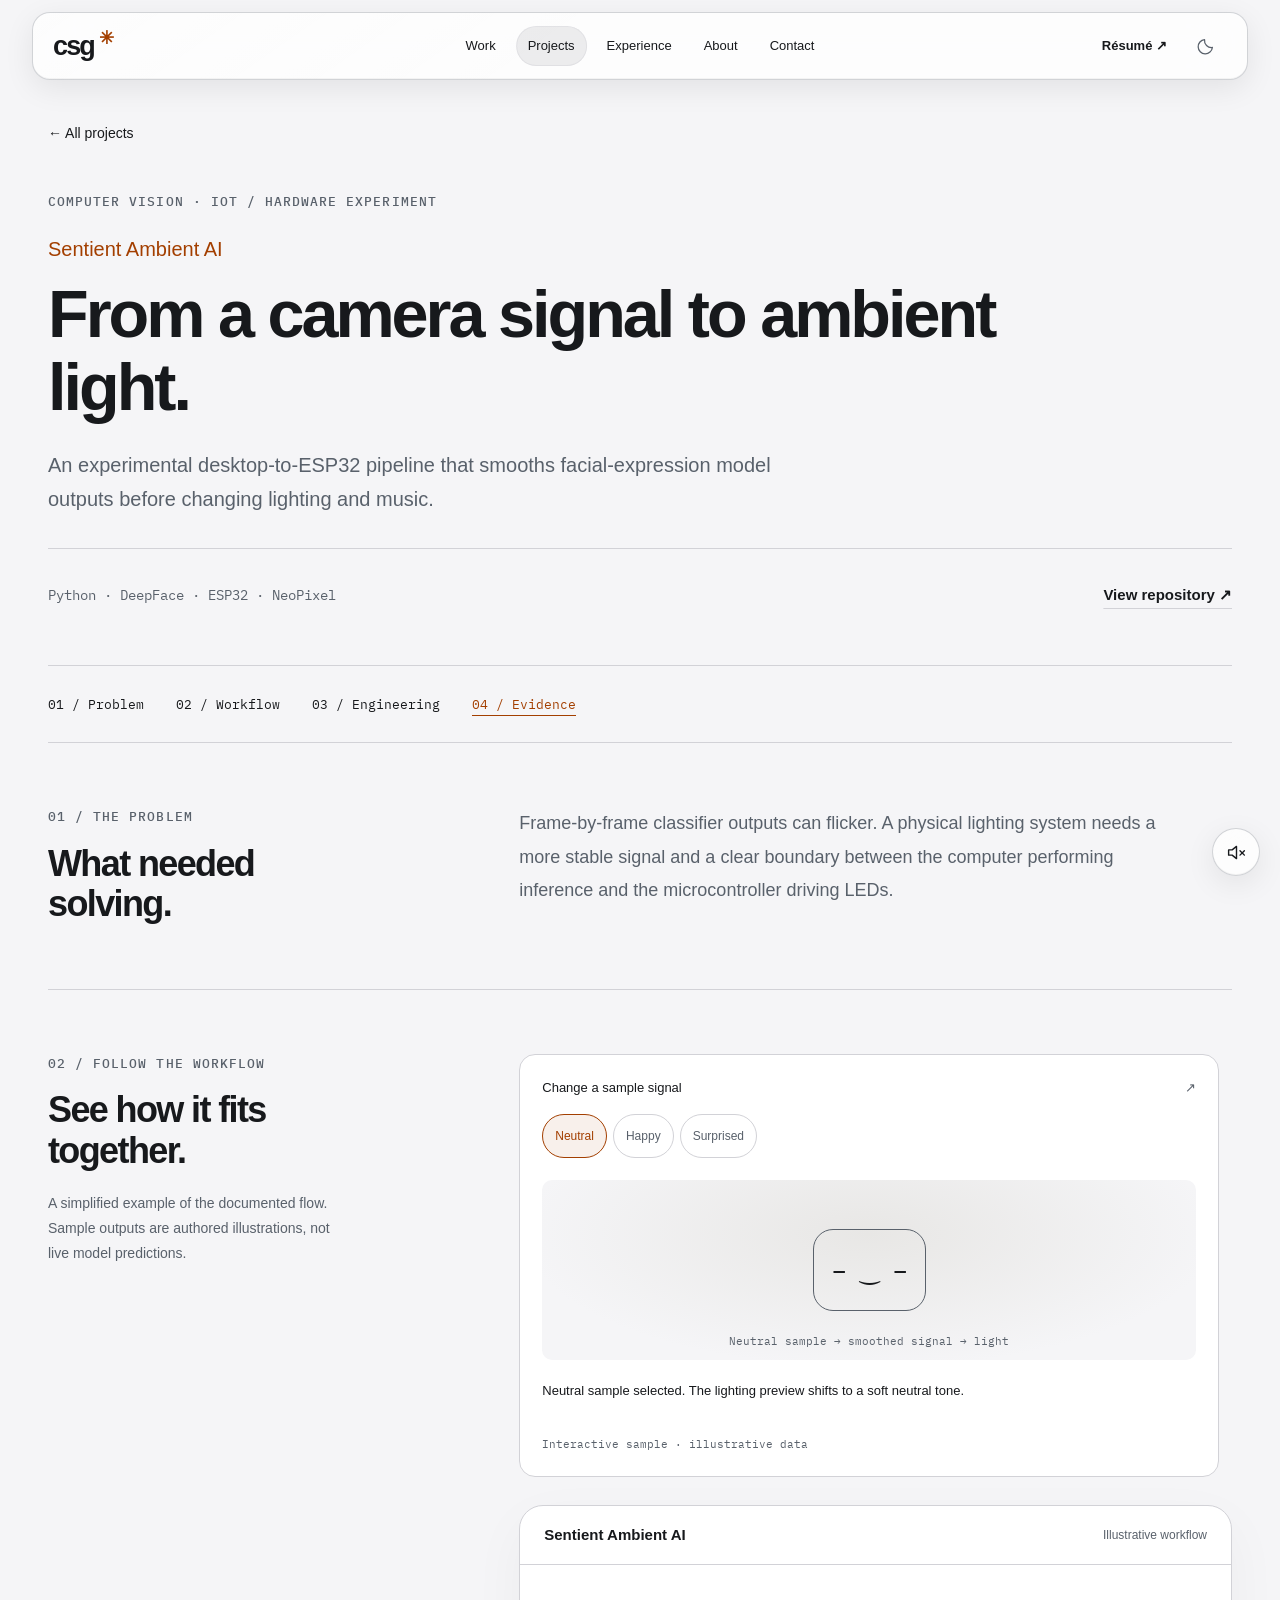
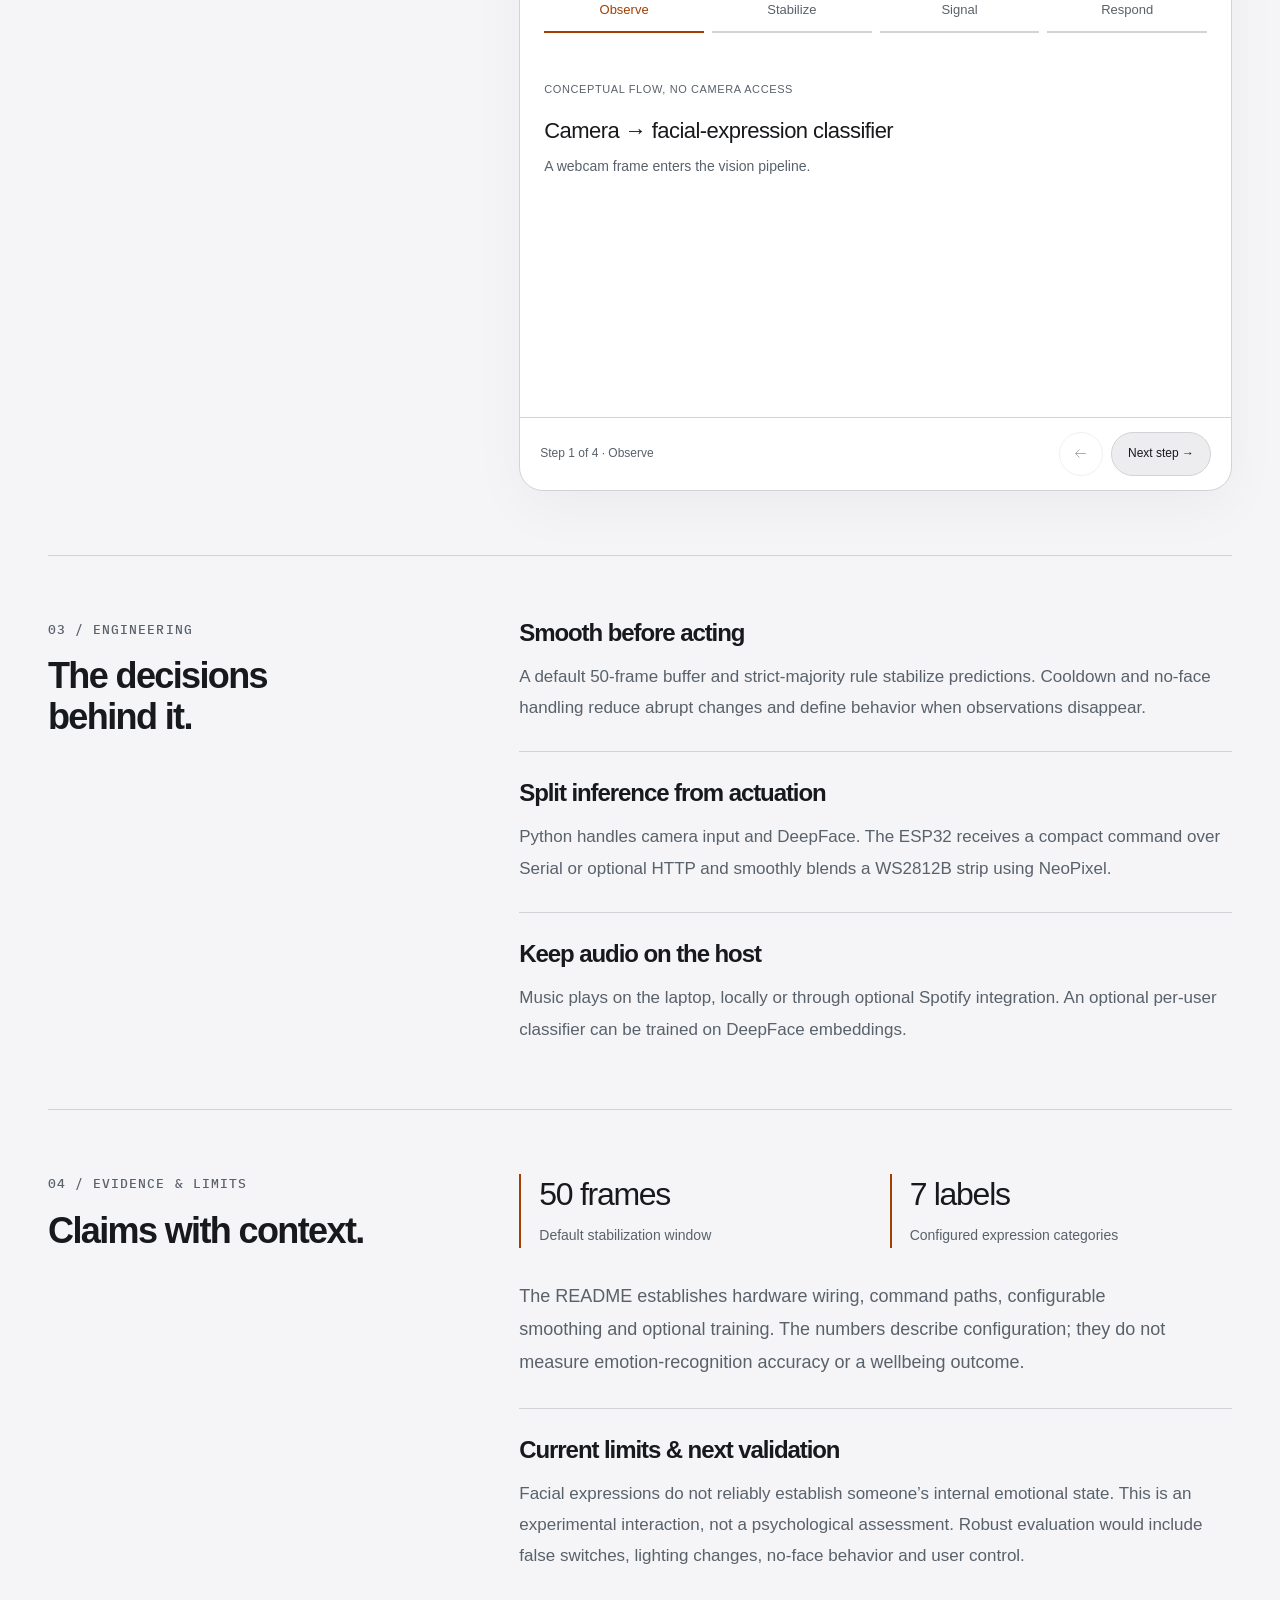
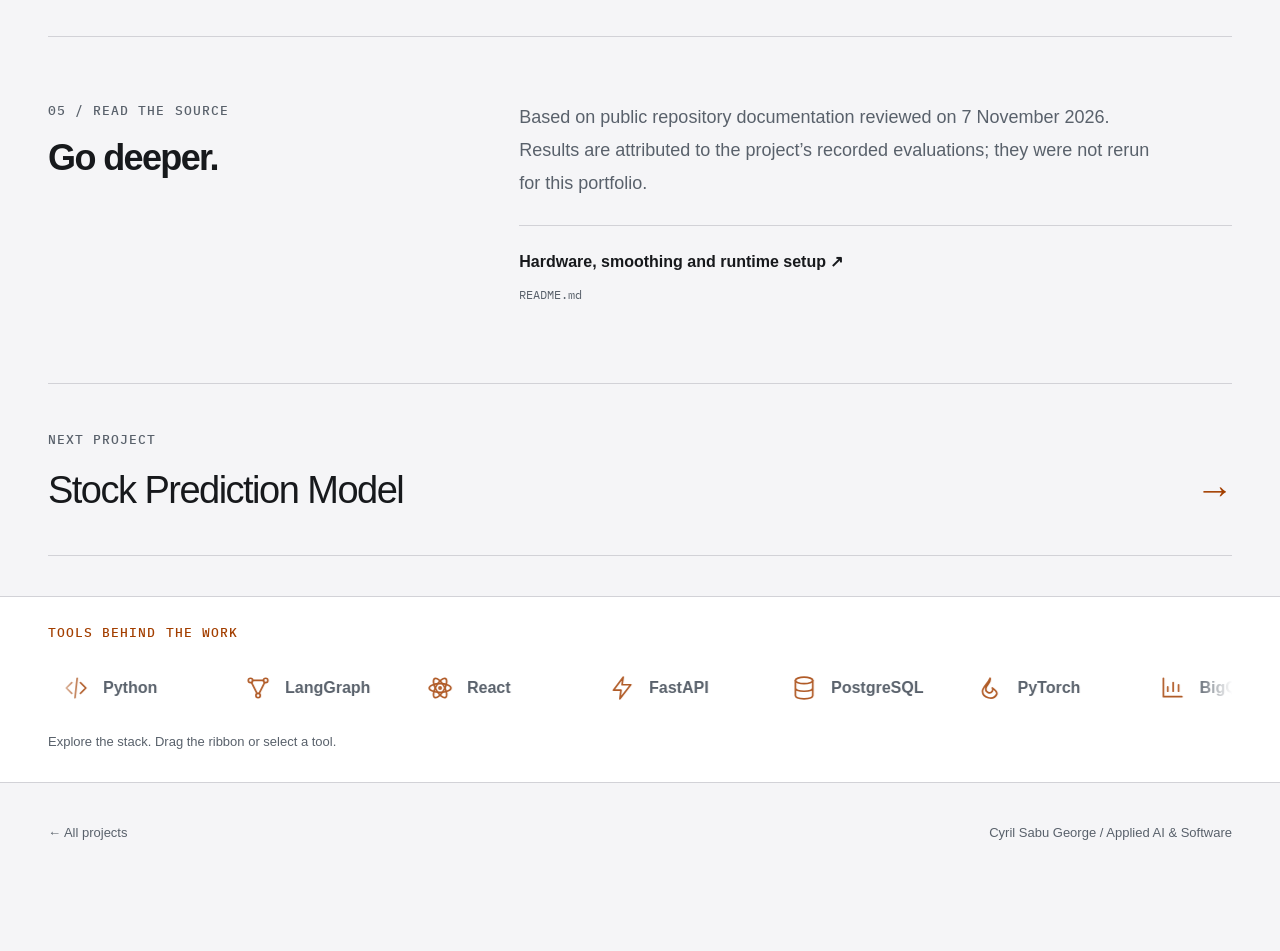
<file: projects/sentient-ambient-ai.html>
<!DOCTYPE html>
<html lang="en"><head><meta charset="UTF-8"><meta name="viewport" content="width=device-width, initial-scale=1"><meta name="theme-color" content="#111214"><title>Sentient Ambient AI — Cyril Sabu George</title><meta name="description" content="An experimental desktop-to-ESP32 pipeline that smooths facial-expression model outputs before changing lighting and music."><link rel="icon" href="../assets/favicon.svg" type="image/svg+xml"><link rel="preconnect" href="https://fonts.googleapis.com"><link rel="preconnect" href="https://fonts.gstatic.com" crossorigin><link href="https://fonts.googleapis.com/css2?family=Manrope:wght@400;500;600;700;800&family=IBM+Plex+Mono:wght@400;500&display=swap" rel="stylesheet"><link rel="stylesheet" href="../portfolio-motion.css?v=20261112-paint-final"><link rel="stylesheet" href="../project-studies.css?v=20261108-polish"><script src="../portfolio-icons.js?v=20261108-icons" defer></script><script src="../portfolio-motion.js?v=20261112-direct-toggle" defer></script><script src="../portfolio-playgrounds.js?v=20261108-polish" defer></script><link rel="stylesheet" href="../portfolio-fluid.css?v=20261108-refine"><script src="../portfolio-fluid.js?v=20261108-refine" defer></script><script src="../portfolio-audio.js?v=20261108-compact" defer></script><link rel="stylesheet" href="../project-previews.css?v=20261112-direct-toggle"><script src="../site-interactions.js?v=20261112-direct-toggle" defer></script><script src="../project-labs.js?v=20261108-interactive" defer></script></head><body class="case-page"><a class="skip-link" href="#main">Skip to content</a><header class="header wrap"><a class="brand" href="../index.html#top" aria-label="Cyril Sabu George home">csg<span aria-hidden="true">✳</span></a><nav aria-label="Primary navigation"><a href="../index.html#work">Work</a><a class="secondary-nav" href="../projects.html">Projects</a><a class="secondary-nav" href="../index.html#experience">Experience</a><a class="secondary-nav" href="../index.html#about">About</a><a class="secondary-nav" href="../index.html#contact">Contact</a></nav><div class="header-actions"><a class="header-resume" href="../assets/Cyril_Sabu_George_Resume.pdf" target="_blank" rel="noreferrer">Résumé ↗</a><label class="theme-control"><span class="sr-only">Color appearance</span><select name="appearance" aria-label="Color appearance"><option value="dark">Dark</option><option value="light">Light</option><option value="system">System</option></select></label><details class="mobile-menu"><summary>Menu</summary><nav aria-label="Additional navigation"><a href="../projects.html">Project library</a><a href="../index.html#experience">Experience</a><a href="../index.html#about">About</a><a href="../index.html#contact">Contact</a></nav></details></div></header><main class="wrap" id="main"><section class="case-hero" id="top"><a class="back-link" href="../index.html#work">← All projects</a><p class="eyebrow">Computer vision · IoT / Hardware experiment</p><p class="case-name">Sentient Ambient AI</p><h1>From a camera signal to ambient light.</h1><p class="case-intro">An experimental desktop-to-ESP32 pipeline that smooths facial-expression model outputs before changing lighting and music.</p><div class="case-meta"><p class="tech">Python · DeepFace · ESP32 · NeoPixel</p><a class="text-link" href="https://github.com/sudo8phoenix/Sentient-Ambient-AI" target="_blank" rel="noreferrer">View repository ↗</a></div></section><nav class="case-nav" aria-label="Project sections"><a href="#problem">01 / Problem</a><a href="#workflow">02 / Workflow</a><a href="#engineering">03 / Engineering</a><a href="#evidence">04 / Evidence</a></nav><section class="case-section" id="problem"><div><p class="eyebrow">01 / THE PROBLEM</p><h2>What needed solving.</h2></div><div class="section-body"><p>Frame-by-frame classifier outputs can flicker. A physical lighting system needs a more stable signal and a clear boundary between the computer performing inference and the microcontroller driving LEDs.</p></div></section><section class="case-section" id="workflow"><div><p class="eyebrow">02 / FOLLOW THE WORKFLOW</p><h2>See how it fits together.</h2><p class="section-caption">A simplified example of the documented flow. Sample outputs are authored illustrations, not live model predictions.</p></div><div class="section-body"><div class="workflow" data-workflow aria-label="Sentient Ambient AI workflow example"><div class="workflow-top"><span class="workflow-name">Sentient Ambient AI</span><span class="example-label">Illustrative workflow</span></div><div class="workflow-body"><ol class="workflow-steps" aria-label="Workflow stages"><li><button type="button" data-step="0" aria-controls="case-sentient-ambient-ai-panel-0"><span class="step-index">01</span><span>Observe</span><span class="step-arrow" aria-hidden="true">↗</span></button></li><li><button type="button" data-step="1" aria-controls="case-sentient-ambient-ai-panel-1"><span class="step-index">02</span><span>Stabilize</span><span class="step-arrow" aria-hidden="true">↗</span></button></li><li><button type="button" data-step="2" aria-controls="case-sentient-ambient-ai-panel-2"><span class="step-index">03</span><span>Signal</span><span class="step-arrow" aria-hidden="true">↗</span></button></li><li><button type="button" data-step="3" aria-controls="case-sentient-ambient-ai-panel-3"><span class="step-index">04</span><span>Respond</span><span class="step-arrow" aria-hidden="true">↗</span></button></li></ol><div class="workflow-panels"><section class="workflow-panel" id="case-sentient-ambient-ai-panel-0" aria-label="Observe"><p class="panel-label">Conceptual flow, no camera access</p><p class="artifact artifact-sentient-ambient-ai">Camera → facial-expression classifier</p><p class="panel-description">A webcam frame enters the vision pipeline.</p></section><section class="workflow-panel" id="case-sentient-ambient-ai-panel-1" aria-label="Stabilize"><p class="panel-label">Default smoothing configuration</p><p class="artifact artifact-sentient-ambient-ai">50-frame buffer → strict majority</p><p class="panel-description">Require agreement over recent predictions.</p></section><section class="workflow-panel" id="case-sentient-ambient-ai-panel-2" aria-label="Signal"><p class="panel-label">Command boundary</p><p class="artifact artifact-sentient-ambient-ai">Python → Serial or HTTP → ESP32</p><p class="panel-description">Send a stable label when it changes.</p></section><section class="workflow-panel" id="case-sentient-ambient-ai-panel-3" aria-label="Respond"><p class="panel-label">Output driven by the model label</p><p class="artifact artifact-sentient-ambient-ai">Ambient light + local audio</p><p class="panel-description">Blend LEDs and adjust host-side music.</p></section></div></div><div class="workflow-bottom" hidden><p class="workflow-status" aria-live="polite" aria-atomic="true">Step 1 of 4 · Observe</p><div><button type="button" class="workflow-prev" aria-label="Previous step in Sentient Ambient AI">←</button><button type="button" class="workflow-next" aria-label="Next step in Sentient Ambient AI">Next step <span aria-hidden="true">→</span></button></div></div></div></div></section><section class="case-section" id="engineering"><div><p class="eyebrow">03 / ENGINEERING</p><h2>The decisions behind it.</h2></div><div class="section-body decision-list"><article class="decision"><h3>Smooth before acting</h3><p>A default 50-frame buffer and strict-majority rule stabilize predictions. Cooldown and no-face handling reduce abrupt changes and define behavior when observations disappear.</p></article><article class="decision"><h3>Split inference from actuation</h3><p>Python handles camera input and DeepFace. The ESP32 receives a compact command over Serial or optional HTTP and smoothly blends a WS2812B strip using NeoPixel.</p></article><article class="decision"><h3>Keep audio on the host</h3><p>Music plays on the laptop, locally or through optional Spotify integration. An optional per-user classifier can be trained on DeepFace embeddings.</p></article></div></section><section class="case-section" id="evidence"><div><p class="eyebrow">04 / EVIDENCE & LIMITS</p><h2>Claims with context.</h2></div><div class="section-body"><div class="case-metrics"><div><strong>50 frames</strong><span>Default stabilization window</span></div><div><strong>7 labels</strong><span>Configured expression categories</span></div></div><p>The README establishes hardware wiring, command paths, configurable smoothing and optional training. The numbers describe configuration; they do not measure emotion-recognition accuracy or a wellbeing outcome.</p><div class="limits"><h3>Current limits & next validation</h3><p>Facial expressions do not reliably establish someone’s internal emotional state. This is an experimental interaction, not a psychological assessment. Robust evaluation would include false switches, lighting changes, no-face behavior and user control.</p></div></div></section><section class="case-section" id="sources"><div><p class="eyebrow">05 / READ THE SOURCE</p><h2>Go deeper.</h2></div><div class="section-body"><p>Based on public repository documentation reviewed on 7 November 2026. Results are attributed to the project’s recorded evaluations; they were not rerun for this portfolio.</p><ul class="source-list"><li><a href="https://github.com/sudo8phoenix/Sentient-Ambient-AI/blob/main/README.md" target="_blank" rel="noreferrer">Hardware, smoothing and runtime setup ↗</a><span class="source-path">README.md</span></li></ul></div></section><a class="next-project" href="stock-prediction.html"><span class="eyebrow">NEXT PROJECT</span><strong>Stock Prediction Model <span aria-hidden="true">→</span></strong></a></main><section id="tools" class="tool-strip" aria-label="Tools used across these projects"><div class="wrap"><div class="tool-heading"><p class="eyebrow">TOOLS BEHIND THE WORK</p></div><div class="tool-viewport" tabindex="0" role="region" aria-label="Draggable tools. Use left and right arrow keys to explore."><div class="tool-track"><ul class="tool-group"><li><button type="button" class="tool-chip"><span aria-hidden="true" data-icon="code"></span> Python</button></li><li><button type="button" class="tool-chip"><span aria-hidden="true" data-icon="nodes"></span> LangGraph</button></li><li><button type="button" class="tool-chip"><span aria-hidden="true" data-icon="atom"></span> React</button></li><li><button type="button" class="tool-chip"><span aria-hidden="true" data-icon="bolt"></span> FastAPI</button></li><li><button type="button" class="tool-chip"><span aria-hidden="true" data-icon="database"></span> PostgreSQL</button></li><li><button type="button" class="tool-chip"><span aria-hidden="true" data-icon="flame"></span> PyTorch</button></li><li><button type="button" class="tool-chip"><span aria-hidden="true" data-icon="chart"></span> BigQuery</button></li><li><button type="button" class="tool-chip"><span aria-hidden="true" data-icon="boxes"></span> Docker</button></li></ul></div></div><p class="tool-detail" aria-live="polite">Explore the stack. Drag the ribbon or select a tool.</p></div></section><footer class="case-footer wrap"><a href="../index.html#work">← All projects</a><span>Cyril Sabu George / Applied AI & Software</span></footer><script src="../project-studies.js" defer></script></body></html>
</file>
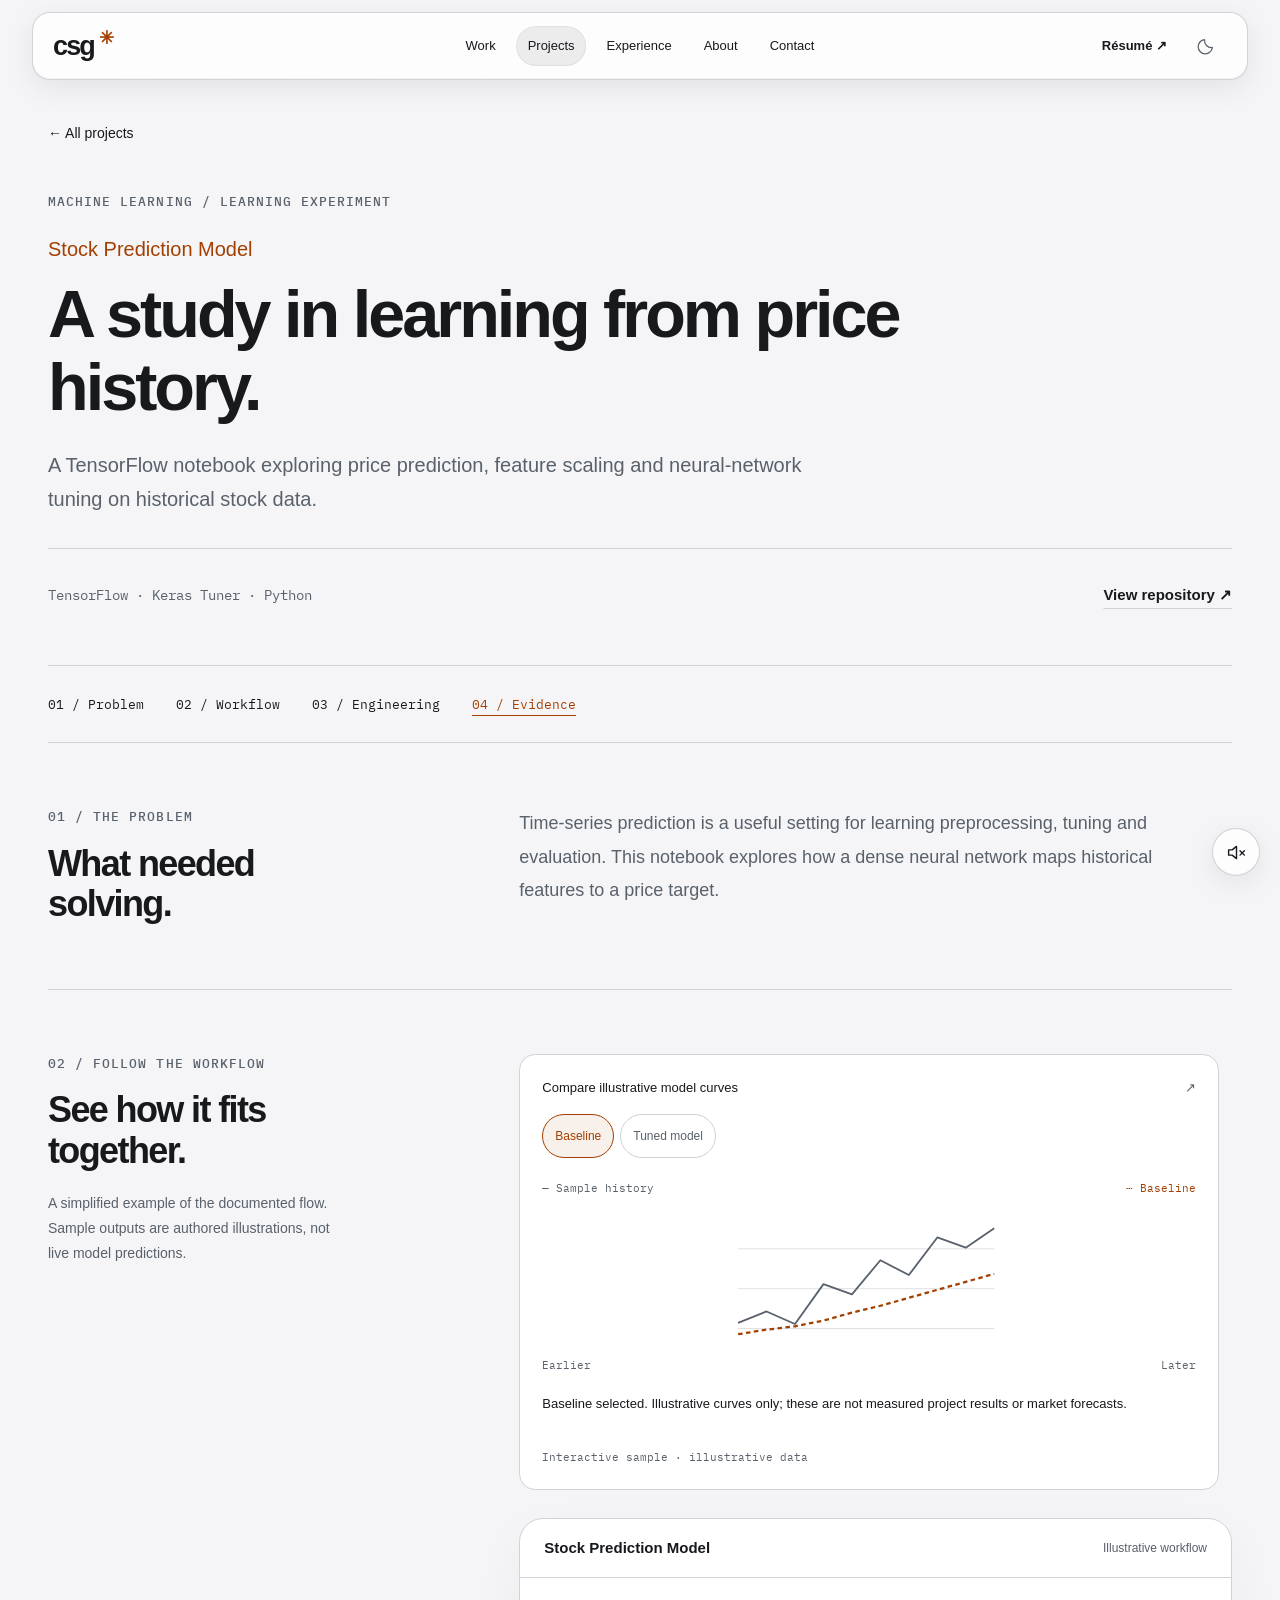
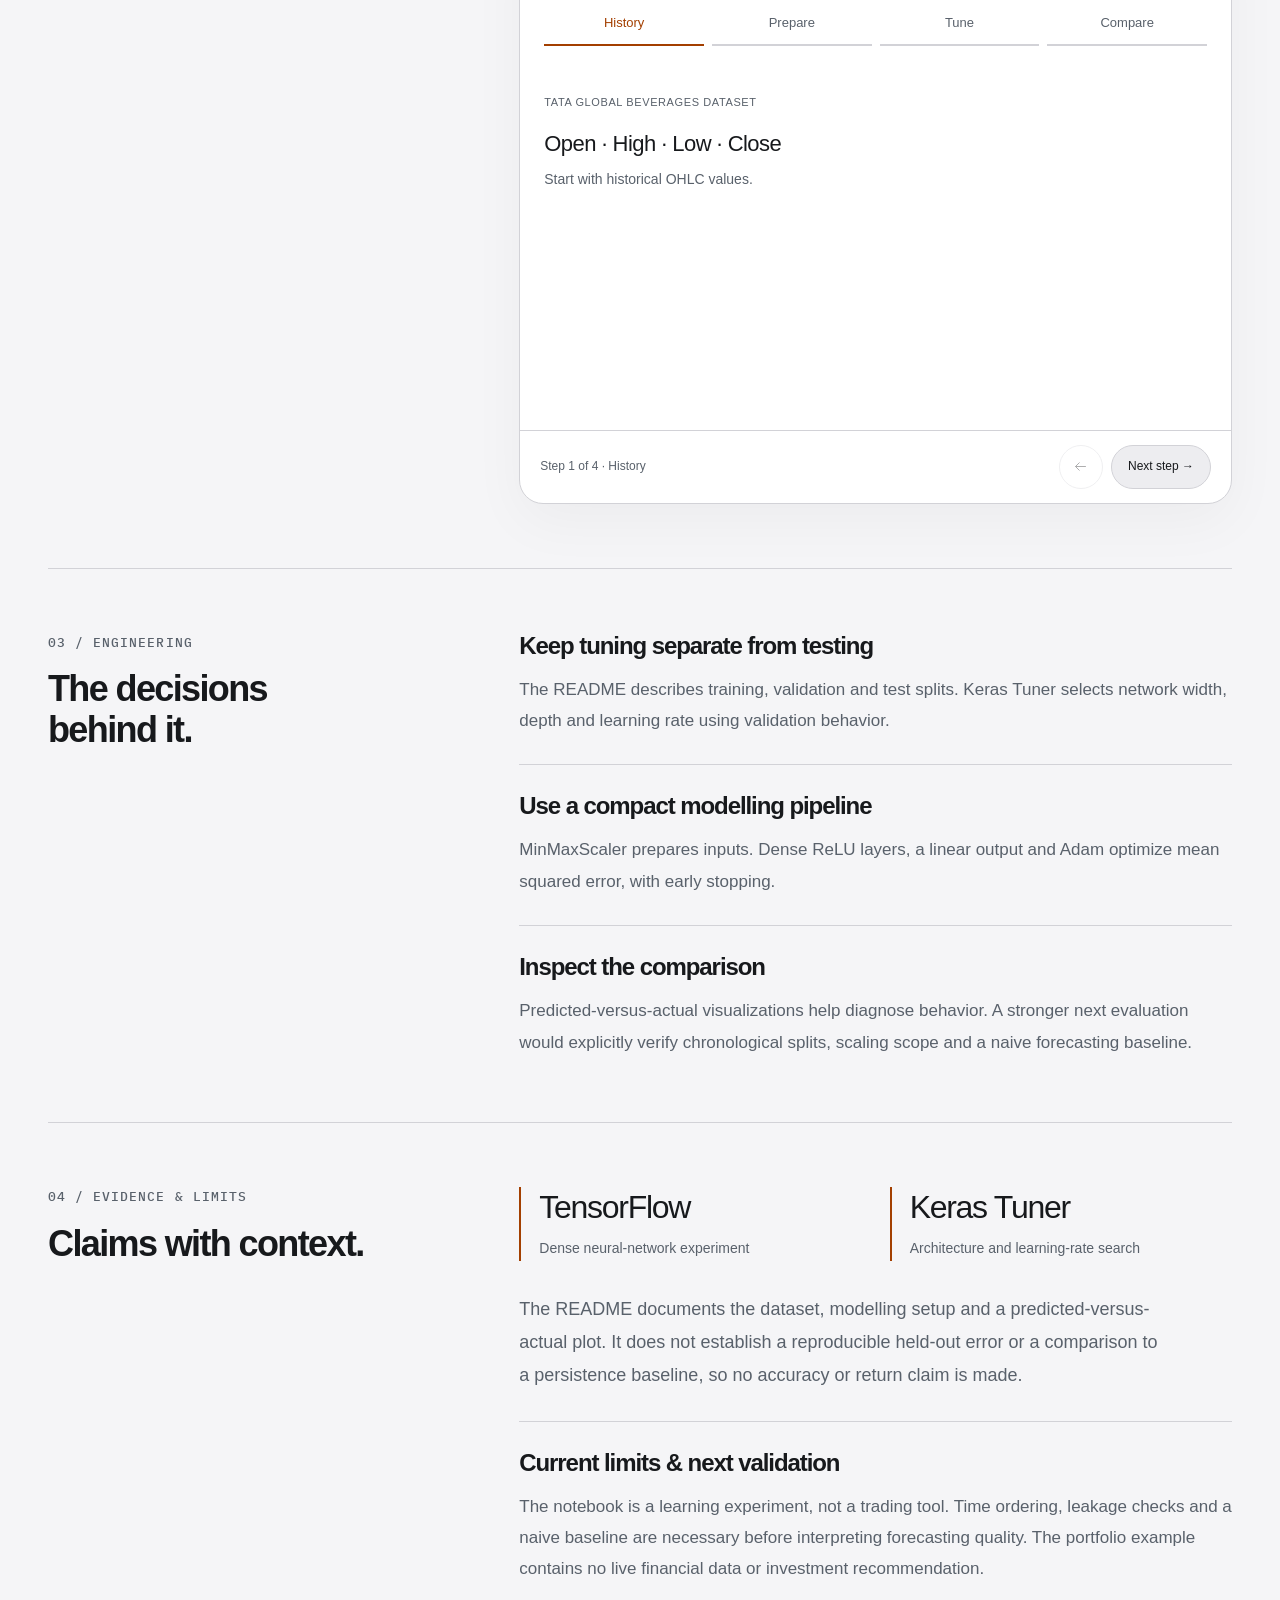
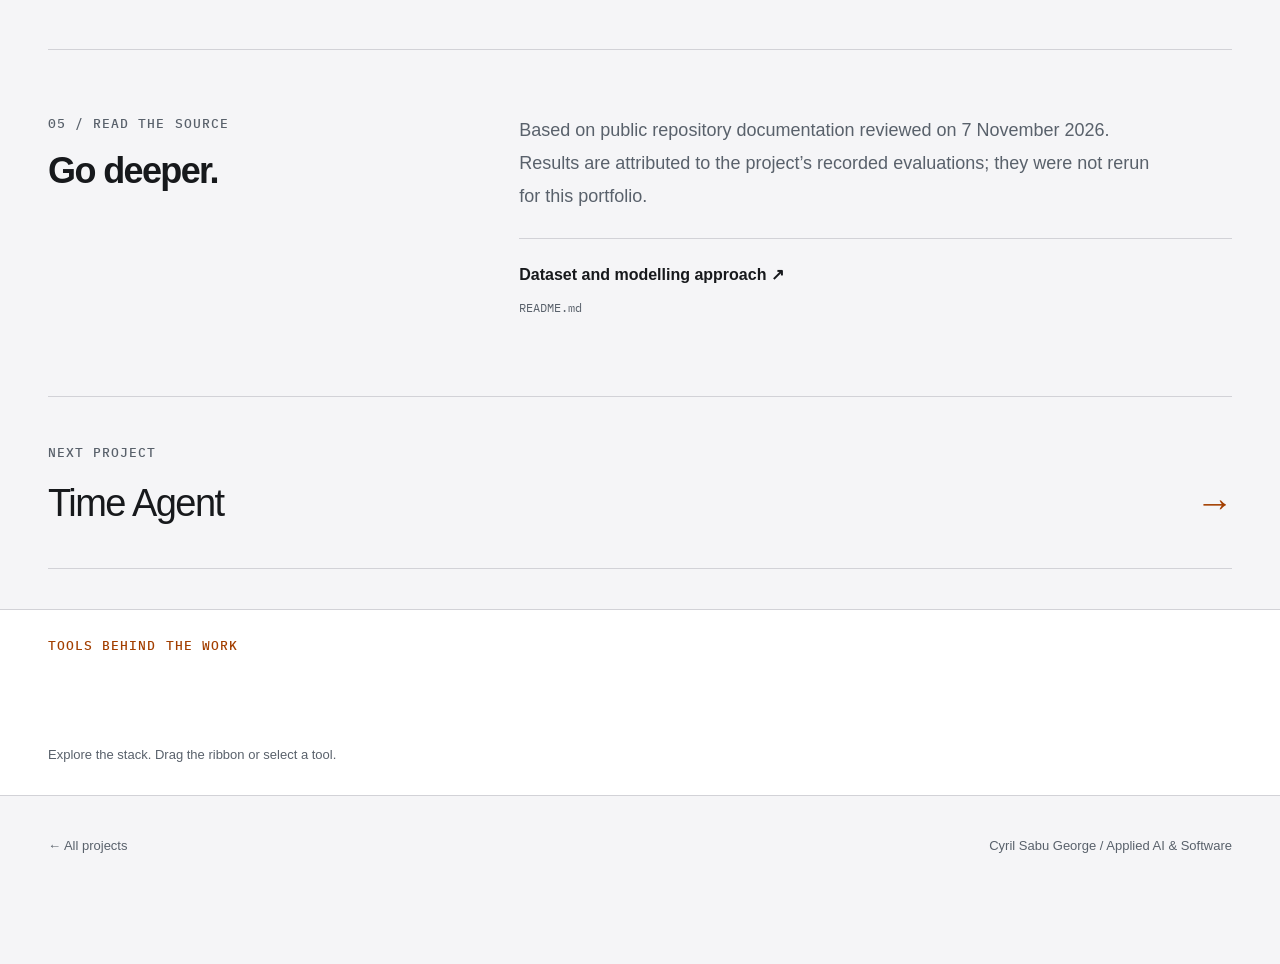
<file: projects/stock-prediction.html>
<!DOCTYPE html>
<html lang="en"><head><meta charset="UTF-8"><meta name="viewport" content="width=device-width, initial-scale=1"><meta name="theme-color" content="#111214"><title>Stock Prediction Model — Cyril Sabu George</title><meta name="description" content="A TensorFlow notebook exploring price prediction, feature scaling and neural-network tuning on historical stock data."><link rel="icon" href="../assets/favicon.svg" type="image/svg+xml"><link rel="preconnect" href="https://fonts.googleapis.com"><link rel="preconnect" href="https://fonts.gstatic.com" crossorigin><link href="https://fonts.googleapis.com/css2?family=Manrope:wght@400;500;600;700;800&family=IBM+Plex+Mono:wght@400;500&display=swap" rel="stylesheet"><link rel="stylesheet" href="../portfolio-motion.css?v=20261112-paint-final"><link rel="stylesheet" href="../project-studies.css?v=20261108-polish"><script src="../portfolio-icons.js?v=20261108-icons" defer></script><script src="../portfolio-motion.js?v=20261112-direct-toggle" defer></script><script src="../portfolio-playgrounds.js?v=20261108-polish" defer></script><link rel="stylesheet" href="../portfolio-fluid.css?v=20261108-refine"><script src="../portfolio-fluid.js?v=20261108-refine" defer></script><script src="../portfolio-audio.js?v=20261108-compact" defer></script><link rel="stylesheet" href="../project-previews.css?v=20261112-direct-toggle"><script src="../site-interactions.js?v=20261112-direct-toggle" defer></script><script src="../project-labs.js?v=20261108-interactive" defer></script></head><body class="case-page"><a class="skip-link" href="#main">Skip to content</a><header class="header wrap"><a class="brand" href="../index.html#top" aria-label="Cyril Sabu George home">csg<span aria-hidden="true">✳</span></a><nav aria-label="Primary navigation"><a href="../index.html#work">Work</a><a class="secondary-nav" href="../projects.html">Projects</a><a class="secondary-nav" href="../index.html#experience">Experience</a><a class="secondary-nav" href="../index.html#about">About</a><a class="secondary-nav" href="../index.html#contact">Contact</a></nav><div class="header-actions"><a class="header-resume" href="../assets/Cyril_Sabu_George_Resume.pdf" target="_blank" rel="noreferrer">Résumé ↗</a><label class="theme-control"><span class="sr-only">Color appearance</span><select name="appearance" aria-label="Color appearance"><option value="dark">Dark</option><option value="light">Light</option><option value="system">System</option></select></label><details class="mobile-menu"><summary>Menu</summary><nav aria-label="Additional navigation"><a href="../projects.html">Project library</a><a href="../index.html#experience">Experience</a><a href="../index.html#about">About</a><a href="../index.html#contact">Contact</a></nav></details></div></header><main class="wrap" id="main"><section class="case-hero" id="top"><a class="back-link" href="../index.html#work">← All projects</a><p class="eyebrow">Machine learning / Learning experiment</p><p class="case-name">Stock Prediction Model</p><h1>A study in learning from price history.</h1><p class="case-intro">A TensorFlow notebook exploring price prediction, feature scaling and neural-network tuning on historical stock data.</p><div class="case-meta"><p class="tech">TensorFlow · Keras Tuner · Python</p><a class="text-link" href="https://github.com/sudo8phoenix/Stock-Prediction-model" target="_blank" rel="noreferrer">View repository ↗</a></div></section><nav class="case-nav" aria-label="Project sections"><a href="#problem">01 / Problem</a><a href="#workflow">02 / Workflow</a><a href="#engineering">03 / Engineering</a><a href="#evidence">04 / Evidence</a></nav><section class="case-section" id="problem"><div><p class="eyebrow">01 / THE PROBLEM</p><h2>What needed solving.</h2></div><div class="section-body"><p>Time-series prediction is a useful setting for learning preprocessing, tuning and evaluation. This notebook explores how a dense neural network maps historical features to a price target.</p></div></section><section class="case-section" id="workflow"><div><p class="eyebrow">02 / FOLLOW THE WORKFLOW</p><h2>See how it fits together.</h2><p class="section-caption">A simplified example of the documented flow. Sample outputs are authored illustrations, not live model predictions.</p></div><div class="section-body"><div class="workflow" data-workflow aria-label="Stock Prediction Model workflow example"><div class="workflow-top"><span class="workflow-name">Stock Prediction Model</span><span class="example-label">Illustrative workflow</span></div><div class="workflow-body"><ol class="workflow-steps" aria-label="Workflow stages"><li><button type="button" data-step="0" aria-controls="case-stock-prediction-panel-0"><span class="step-index">01</span><span>History</span><span class="step-arrow" aria-hidden="true">↗</span></button></li><li><button type="button" data-step="1" aria-controls="case-stock-prediction-panel-1"><span class="step-index">02</span><span>Prepare</span><span class="step-arrow" aria-hidden="true">↗</span></button></li><li><button type="button" data-step="2" aria-controls="case-stock-prediction-panel-2"><span class="step-index">03</span><span>Tune</span><span class="step-arrow" aria-hidden="true">↗</span></button></li><li><button type="button" data-step="3" aria-controls="case-stock-prediction-panel-3"><span class="step-index">04</span><span>Compare</span><span class="step-arrow" aria-hidden="true">↗</span></button></li></ol><div class="workflow-panels"><section class="workflow-panel" id="case-stock-prediction-panel-0" aria-label="History"><p class="panel-label">Tata Global Beverages dataset</p><p class="artifact artifact-stock-prediction">Open · High · Low · Close</p><p class="panel-description">Start with historical OHLC values.</p></section><section class="workflow-panel" id="case-stock-prediction-panel-1" aria-label="Prepare"><p class="panel-label">Documented 80 / 10 / 10 split</p><p class="artifact artifact-stock-prediction">Training → validation → test</p><p class="panel-description">Scale features and partition the data.</p></section><section class="workflow-panel" id="case-stock-prediction-panel-2" aria-label="Tune"><p class="panel-label">Keras Tuner</p><p class="artifact artifact-stock-prediction">Dense layers + Adam + early stopping</p><p class="panel-description">Search neural-network configurations.</p></section><section class="workflow-panel" id="case-stock-prediction-panel-3" aria-label="Compare"><p class="panel-label">Conceptual comparison, no forecast shown</p><p class="artifact artifact-stock-prediction">Predicted price ↔ observed price</p><p class="panel-description">Inspect predictions against held-out values.</p></section></div></div><div class="workflow-bottom" hidden><p class="workflow-status" aria-live="polite" aria-atomic="true">Step 1 of 4 · History</p><div><button type="button" class="workflow-prev" aria-label="Previous step in Stock Prediction Model">←</button><button type="button" class="workflow-next" aria-label="Next step in Stock Prediction Model">Next step <span aria-hidden="true">→</span></button></div></div></div></div></section><section class="case-section" id="engineering"><div><p class="eyebrow">03 / ENGINEERING</p><h2>The decisions behind it.</h2></div><div class="section-body decision-list"><article class="decision"><h3>Keep tuning separate from testing</h3><p>The README describes training, validation and test splits. Keras Tuner selects network width, depth and learning rate using validation behavior.</p></article><article class="decision"><h3>Use a compact modelling pipeline</h3><p>MinMaxScaler prepares inputs. Dense ReLU layers, a linear output and Adam optimize mean squared error, with early stopping.</p></article><article class="decision"><h3>Inspect the comparison</h3><p>Predicted-versus-actual visualizations help diagnose behavior. A stronger next evaluation would explicitly verify chronological splits, scaling scope and a naive forecasting baseline.</p></article></div></section><section class="case-section" id="evidence"><div><p class="eyebrow">04 / EVIDENCE & LIMITS</p><h2>Claims with context.</h2></div><div class="section-body"><div class="case-metrics"><div><strong>TensorFlow</strong><span>Dense neural-network experiment</span></div><div><strong>Keras Tuner</strong><span>Architecture and learning-rate search</span></div></div><p>The README documents the dataset, modelling setup and a predicted-versus-actual plot. It does not establish a reproducible held-out error or a comparison to a persistence baseline, so no accuracy or return claim is made.</p><div class="limits"><h3>Current limits & next validation</h3><p>The notebook is a learning experiment, not a trading tool. Time ordering, leakage checks and a naive baseline are necessary before interpreting forecasting quality. The portfolio example contains no live financial data or investment recommendation.</p></div></div></section><section class="case-section" id="sources"><div><p class="eyebrow">05 / READ THE SOURCE</p><h2>Go deeper.</h2></div><div class="section-body"><p>Based on public repository documentation reviewed on 7 November 2026. Results are attributed to the project’s recorded evaluations; they were not rerun for this portfolio.</p><ul class="source-list"><li><a href="https://github.com/sudo8phoenix/Stock-Prediction-model/blob/main/README.md" target="_blank" rel="noreferrer">Dataset and modelling approach ↗</a><span class="source-path">README.md</span></li></ul></div></section><a class="next-project" href="time-agent.html"><span class="eyebrow">NEXT PROJECT</span><strong>Time Agent <span aria-hidden="true">→</span></strong></a></main><section id="tools" class="tool-strip" aria-label="Tools used across these projects"><div class="wrap"><div class="tool-heading"><p class="eyebrow">TOOLS BEHIND THE WORK</p></div><div class="tool-viewport" tabindex="0" role="region" aria-label="Draggable tools. Use left and right arrow keys to explore."><div class="tool-track"><ul class="tool-group"><li><button type="button" class="tool-chip"><span aria-hidden="true" data-icon="code"></span> Python</button></li><li><button type="button" class="tool-chip"><span aria-hidden="true" data-icon="nodes"></span> LangGraph</button></li><li><button type="button" class="tool-chip"><span aria-hidden="true" data-icon="atom"></span> React</button></li><li><button type="button" class="tool-chip"><span aria-hidden="true" data-icon="bolt"></span> FastAPI</button></li><li><button type="button" class="tool-chip"><span aria-hidden="true" data-icon="database"></span> PostgreSQL</button></li><li><button type="button" class="tool-chip"><span aria-hidden="true" data-icon="flame"></span> PyTorch</button></li><li><button type="button" class="tool-chip"><span aria-hidden="true" data-icon="chart"></span> BigQuery</button></li><li><button type="button" class="tool-chip"><span aria-hidden="true" data-icon="boxes"></span> Docker</button></li></ul></div></div><p class="tool-detail" aria-live="polite">Explore the stack. Drag the ribbon or select a tool.</p></div></section><footer class="case-footer wrap"><a href="../index.html#work">← All projects</a><span>Cyril Sabu George / Applied AI & Software</span></footer><script src="../project-studies.js" defer></script></body></html>
</file>
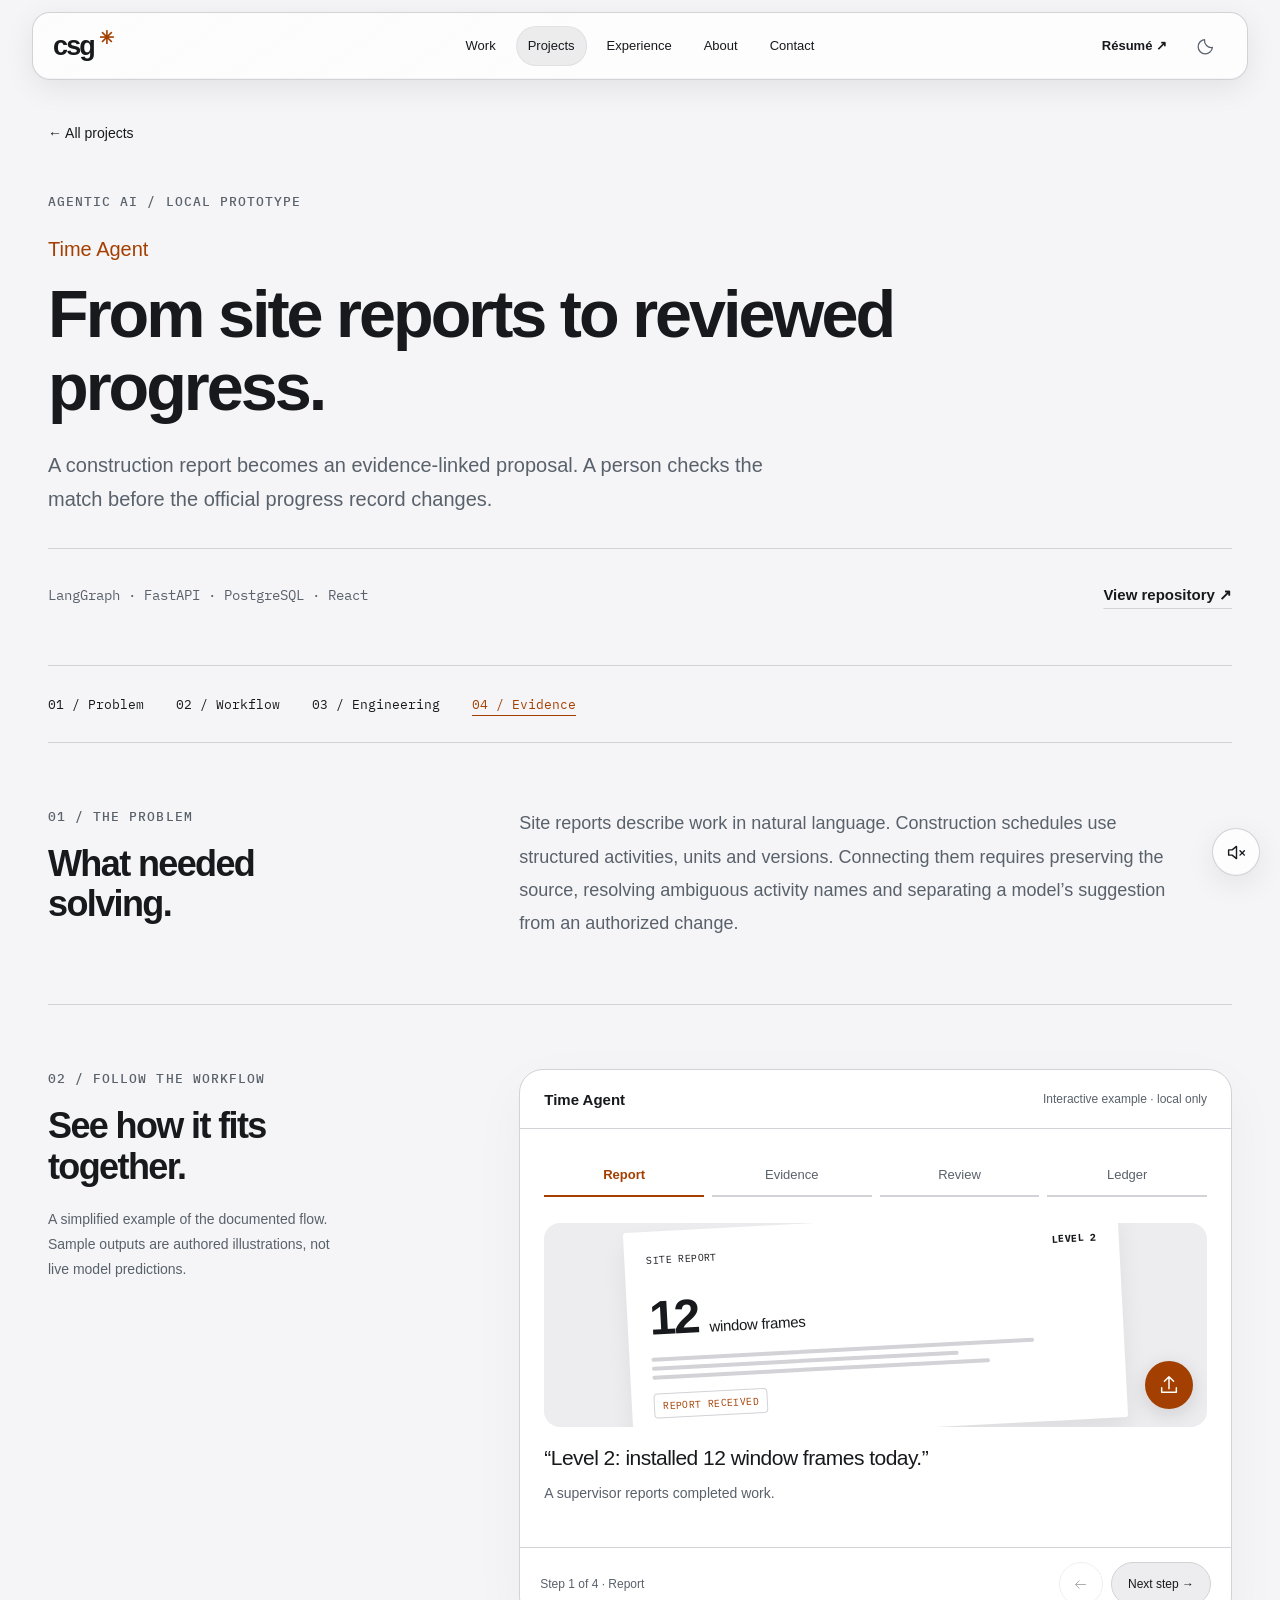
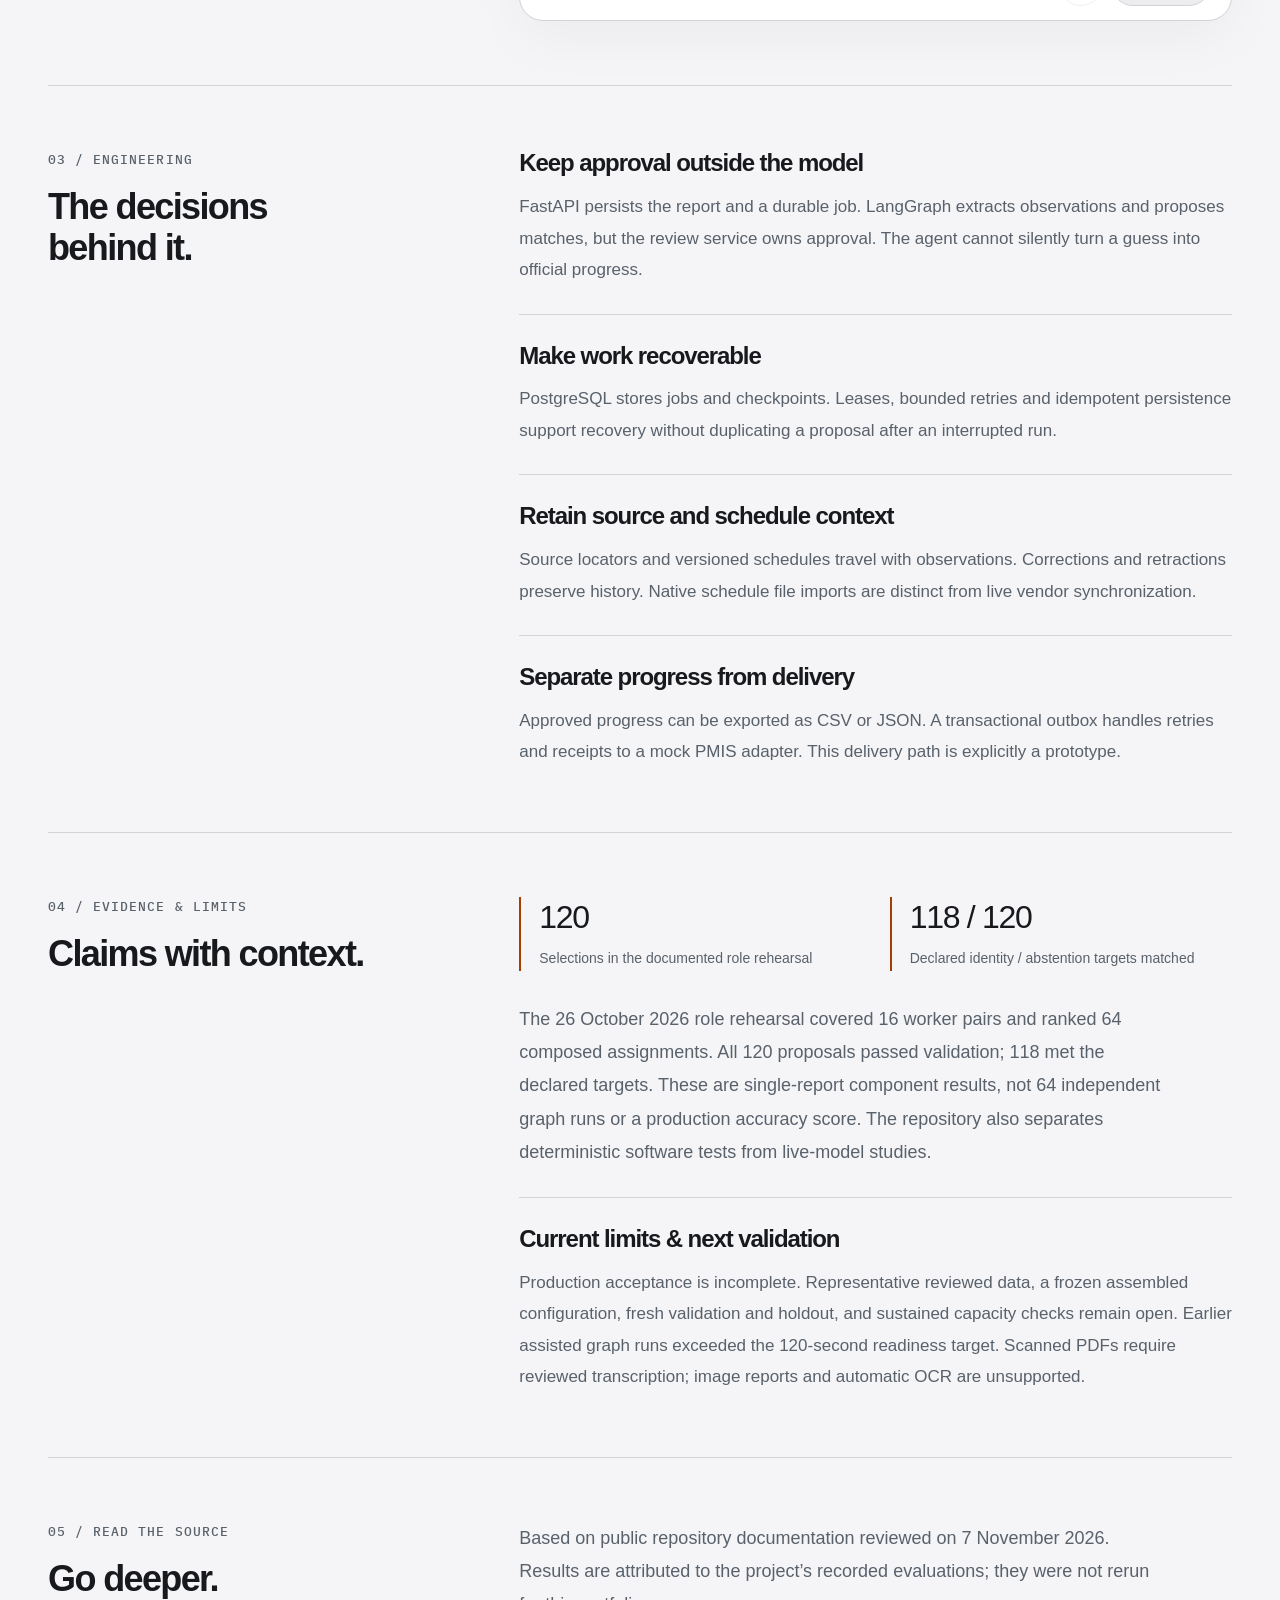
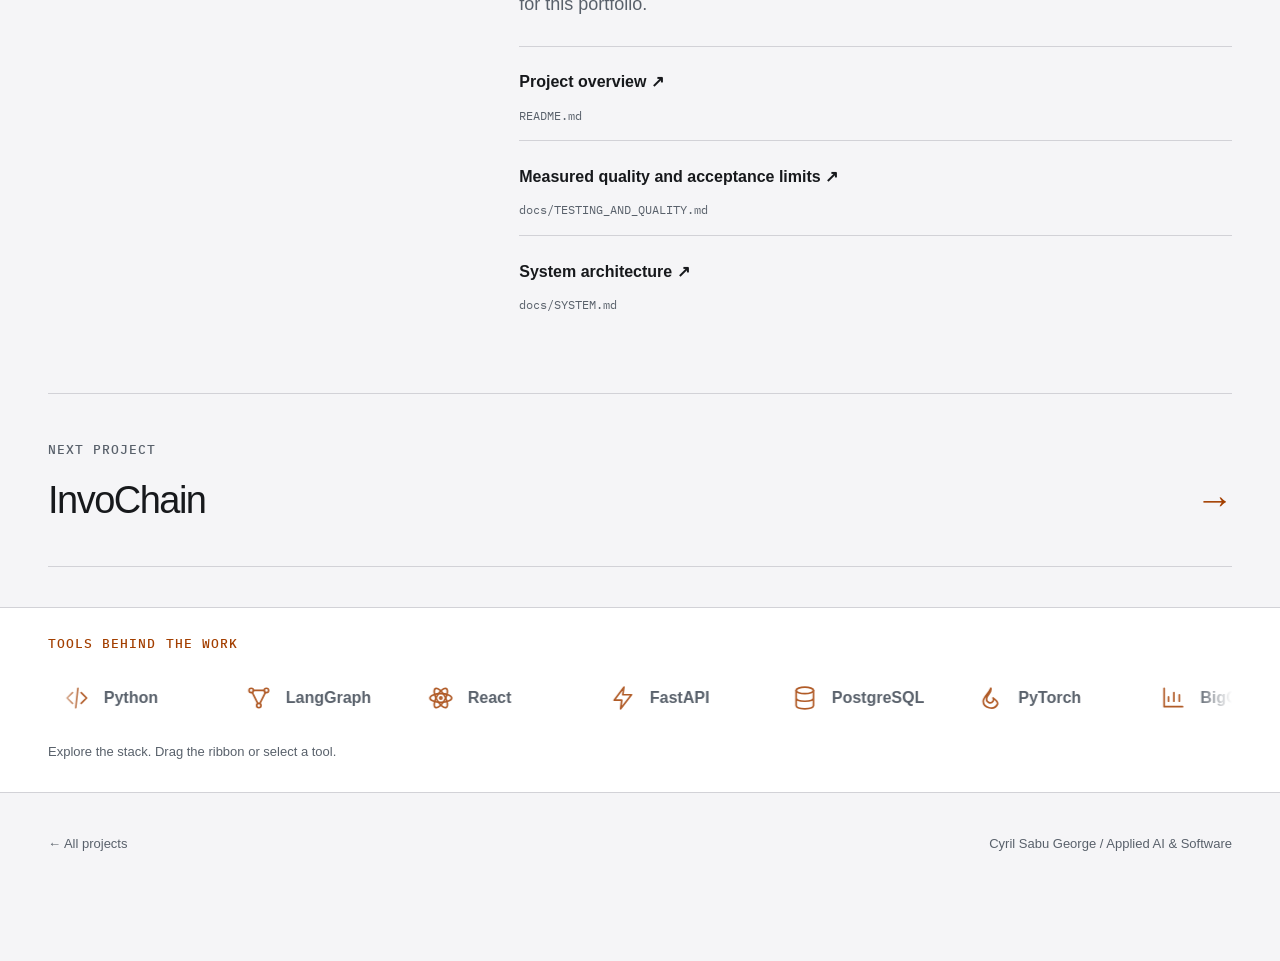
<file: projects/time-agent.html>
<!DOCTYPE html>
<html lang="en"><head><meta charset="UTF-8"><meta name="viewport" content="width=device-width, initial-scale=1"><meta name="theme-color" content="#111214"><title>Time Agent — Cyril Sabu George</title><meta name="description" content="A construction report becomes an evidence-linked proposal. A person checks the match before the official progress record changes."><link rel="icon" href="../assets/favicon.svg" type="image/svg+xml"><link rel="preconnect" href="https://fonts.googleapis.com"><link rel="preconnect" href="https://fonts.gstatic.com" crossorigin><link href="https://fonts.googleapis.com/css2?family=Manrope:wght@400;500;600;700;800&family=IBM+Plex+Mono:wght@400;500&display=swap" rel="stylesheet"><link rel="stylesheet" href="../portfolio-motion.css?v=20261112-paint-final"><link rel="stylesheet" href="../project-studies.css?v=20261108-polish"><script src="../portfolio-icons.js?v=20261108-icons" defer></script><script src="../portfolio-motion.js?v=20261112-direct-toggle" defer></script><script src="../portfolio-playgrounds.js?v=20261108-polish" defer></script><link rel="stylesheet" href="../portfolio-fluid.css?v=20261108-refine"><script src="../portfolio-fluid.js?v=20261108-refine" defer></script><script src="../portfolio-audio.js?v=20261108-compact" defer></script><link rel="stylesheet" href="../project-previews.css?v=20261112-direct-toggle"><script src="../site-interactions.js?v=20261112-direct-toggle" defer></script><script src="../project-labs.js?v=20261108-interactive" defer></script></head><body class="case-page"><a class="skip-link" href="#main">Skip to content</a><header class="header wrap"><a class="brand" href="../index.html#top" aria-label="Cyril Sabu George home">csg<span aria-hidden="true">✳</span></a><nav aria-label="Primary navigation"><a href="../index.html#work">Work</a><a class="secondary-nav" href="../projects.html">Projects</a><a class="secondary-nav" href="../index.html#experience">Experience</a><a class="secondary-nav" href="../index.html#about">About</a><a class="secondary-nav" href="../index.html#contact">Contact</a></nav><div class="header-actions"><a class="header-resume" href="../assets/Cyril_Sabu_George_Resume.pdf" target="_blank" rel="noreferrer">Résumé ↗</a><label class="theme-control"><span class="sr-only">Color appearance</span><select name="appearance" aria-label="Color appearance"><option value="dark">Dark</option><option value="light">Light</option><option value="system">System</option></select></label><details class="mobile-menu"><summary>Menu</summary><nav aria-label="Additional navigation"><a href="../projects.html">Project library</a><a href="../index.html#experience">Experience</a><a href="../index.html#about">About</a><a href="../index.html#contact">Contact</a></nav></details></div></header><main class="wrap" id="main"><section class="case-hero" id="top"><a class="back-link" href="../index.html#work">← All projects</a><p class="eyebrow">Agentic AI / Local prototype</p><p class="case-name">Time Agent</p><h1>From site reports to reviewed progress.</h1><p class="case-intro">A construction report becomes an evidence-linked proposal. A person checks the match before the official progress record changes.</p><div class="case-meta"><p class="tech">LangGraph · FastAPI · PostgreSQL · React</p><a class="text-link" href="https://github.com/sudo8phoenix/Time_Agent" target="_blank" rel="noreferrer">View repository ↗</a></div></section><nav class="case-nav" aria-label="Project sections"><a href="#problem">01 / Problem</a><a href="#workflow">02 / Workflow</a><a href="#engineering">03 / Engineering</a><a href="#evidence">04 / Evidence</a></nav><section class="case-section" id="problem"><div><p class="eyebrow">01 / THE PROBLEM</p><h2>What needed solving.</h2></div><div class="section-body"><p>Site reports describe work in natural language. Construction schedules use structured activities, units and versions. Connecting them requires preserving the source, resolving ambiguous activity names and separating a model’s suggestion from an authorized change.</p></div></section><section class="case-section" id="workflow"><div><p class="eyebrow">02 / FOLLOW THE WORKFLOW</p><h2>See how it fits together.</h2><p class="section-caption">A simplified example of the documented flow. Sample outputs are authored illustrations, not live model predictions.</p></div><div class="section-body"><div class="workflow" data-workflow aria-label="Time Agent workflow example"><div class="workflow-top"><span class="workflow-name">Time Agent</span><span class="example-label">Illustrative workflow</span></div><div class="workflow-body"><ol class="workflow-steps" aria-label="Workflow stages"><li><button type="button" data-step="0" aria-controls="case-time-agent-panel-0"><span class="step-index">01</span><span>Report</span><span class="step-arrow" aria-hidden="true">↗</span></button></li><li><button type="button" data-step="1" aria-controls="case-time-agent-panel-1"><span class="step-index">02</span><span>Evidence</span><span class="step-arrow" aria-hidden="true">↗</span></button></li><li><button type="button" data-step="2" aria-controls="case-time-agent-panel-2"><span class="step-index">03</span><span>Review</span><span class="step-arrow" aria-hidden="true">↗</span></button></li><li><button type="button" data-step="3" aria-controls="case-time-agent-panel-3"><span class="step-index">04</span><span>Ledger</span><span class="step-arrow" aria-hidden="true">↗</span></button></li></ol><div class="workflow-panels"><section class="workflow-panel" id="case-time-agent-panel-0" aria-label="Report"><p class="panel-label">Source: sample site report</p><p class="artifact artifact-time-agent">“Level 2: installed 12 window frames today.”</p><p class="panel-description">A supervisor reports completed work.</p></section><section class="workflow-panel" id="case-time-agent-panel-1" aria-label="Evidence"><p class="panel-label">Extracted observation</p><p class="artifact artifact-time-agent">12 window frames · Level 2</p><p class="panel-description">Keep the reported quantity attached to its source.</p></section><section class="workflow-panel" id="case-time-agent-panel-2" aria-label="Review"><p class="panel-label">Pending approval — ledger unchanged</p><p class="artifact artifact-time-agent">Activity: Level 2 window installation</p><p class="panel-description">A reviewer checks the proposed schedule match.</p></section><section class="workflow-panel" id="case-time-agent-panel-3" aria-label="Ledger"><p class="panel-label">Illustrated approved update</p><p class="artifact artifact-time-agent">+12 frames · source retained</p><p class="panel-description">Only an approved proposal becomes recorded progress.</p></section></div></div><div class="workflow-bottom" hidden><p class="workflow-status" aria-live="polite" aria-atomic="true">Step 1 of 4 · Report</p><div><button type="button" class="workflow-prev" aria-label="Previous step in Time Agent">←</button><button type="button" class="workflow-next" aria-label="Next step in Time Agent">Next step <span aria-hidden="true">→</span></button></div></div></div></div></section><section class="case-section" id="engineering"><div><p class="eyebrow">03 / ENGINEERING</p><h2>The decisions behind it.</h2></div><div class="section-body decision-list"><article class="decision"><h3>Keep approval outside the model</h3><p>FastAPI persists the report and a durable job. LangGraph extracts observations and proposes matches, but the review service owns approval. The agent cannot silently turn a guess into official progress.</p></article><article class="decision"><h3>Make work recoverable</h3><p>PostgreSQL stores jobs and checkpoints. Leases, bounded retries and idempotent persistence support recovery without duplicating a proposal after an interrupted run.</p></article><article class="decision"><h3>Retain source and schedule context</h3><p>Source locators and versioned schedules travel with observations. Corrections and retractions preserve history. Native schedule file imports are distinct from live vendor synchronization.</p></article><article class="decision"><h3>Separate progress from delivery</h3><p>Approved progress can be exported as CSV or JSON. A transactional outbox handles retries and receipts to a mock PMIS adapter. This delivery path is explicitly a prototype.</p></article></div></section><section class="case-section" id="evidence"><div><p class="eyebrow">04 / EVIDENCE & LIMITS</p><h2>Claims with context.</h2></div><div class="section-body"><div class="case-metrics"><div><strong>120</strong><span>Selections in the documented role rehearsal</span></div><div><strong>118 / 120</strong><span>Declared identity / abstention targets matched</span></div></div><p>The 26 October 2026 role rehearsal covered 16 worker pairs and ranked 64 composed assignments. All 120 proposals passed validation; 118 met the declared targets. These are single-report component results, not 64 independent graph runs or a production accuracy score. The repository also separates deterministic software tests from live-model studies.</p><div class="limits"><h3>Current limits & next validation</h3><p>Production acceptance is incomplete. Representative reviewed data, a frozen assembled configuration, fresh validation and holdout, and sustained capacity checks remain open. Earlier assisted graph runs exceeded the 120-second readiness target. Scanned PDFs require reviewed transcription; image reports and automatic OCR are unsupported.</p></div></div></section><section class="case-section" id="sources"><div><p class="eyebrow">05 / READ THE SOURCE</p><h2>Go deeper.</h2></div><div class="section-body"><p>Based on public repository documentation reviewed on 7 November 2026. Results are attributed to the project’s recorded evaluations; they were not rerun for this portfolio.</p><ul class="source-list"><li><a href="https://github.com/sudo8phoenix/Time_Agent/blob/main/README.md" target="_blank" rel="noreferrer">Project overview ↗</a><span class="source-path">README.md</span></li><li><a href="https://github.com/sudo8phoenix/Time_Agent/blob/main/docs/TESTING_AND_QUALITY.md" target="_blank" rel="noreferrer">Measured quality and acceptance limits ↗</a><span class="source-path">docs/TESTING_AND_QUALITY.md</span></li><li><a href="https://github.com/sudo8phoenix/Time_Agent/blob/main/docs/SYSTEM.md" target="_blank" rel="noreferrer">System architecture ↗</a><span class="source-path">docs/SYSTEM.md</span></li></ul></div></section><a class="next-project" href="invochain.html"><span class="eyebrow">NEXT PROJECT</span><strong>InvoChain <span aria-hidden="true">→</span></strong></a></main><section id="tools" class="tool-strip" aria-label="Tools used across these projects"><div class="wrap"><div class="tool-heading"><p class="eyebrow">TOOLS BEHIND THE WORK</p></div><div class="tool-viewport" tabindex="0" role="region" aria-label="Draggable tools. Use left and right arrow keys to explore."><div class="tool-track"><ul class="tool-group"><li><button type="button" class="tool-chip"><span aria-hidden="true" data-icon="code"></span> Python</button></li><li><button type="button" class="tool-chip"><span aria-hidden="true" data-icon="nodes"></span> LangGraph</button></li><li><button type="button" class="tool-chip"><span aria-hidden="true" data-icon="atom"></span> React</button></li><li><button type="button" class="tool-chip"><span aria-hidden="true" data-icon="bolt"></span> FastAPI</button></li><li><button type="button" class="tool-chip"><span aria-hidden="true" data-icon="database"></span> PostgreSQL</button></li><li><button type="button" class="tool-chip"><span aria-hidden="true" data-icon="flame"></span> PyTorch</button></li><li><button type="button" class="tool-chip"><span aria-hidden="true" data-icon="chart"></span> BigQuery</button></li><li><button type="button" class="tool-chip"><span aria-hidden="true" data-icon="boxes"></span> Docker</button></li></ul></div></div><p class="tool-detail" aria-live="polite">Explore the stack. Drag the ribbon or select a tool.</p></div></section><footer class="case-footer wrap"><a href="../index.html#work">← All projects</a><span>Cyril Sabu George / Applied AI & Software</span></footer><script src="../project-studies.js" defer></script></body></html>
</file>
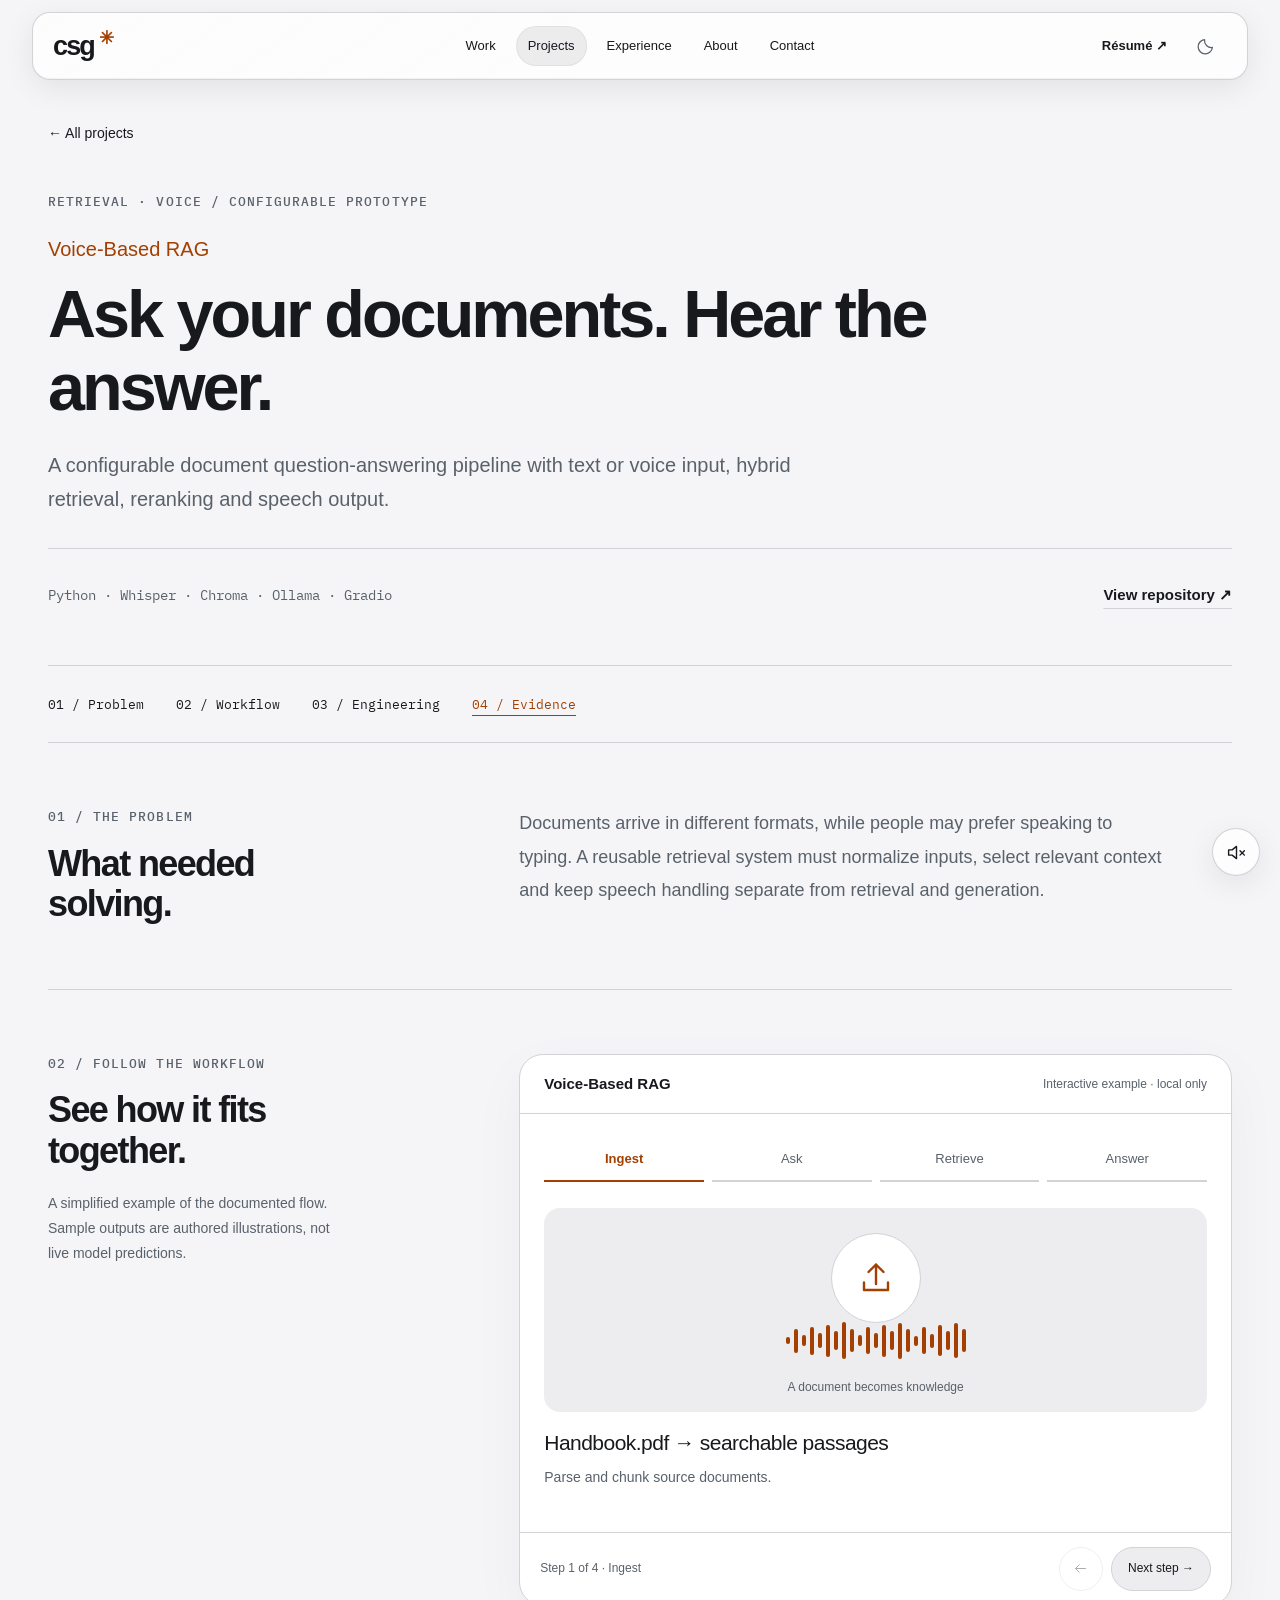
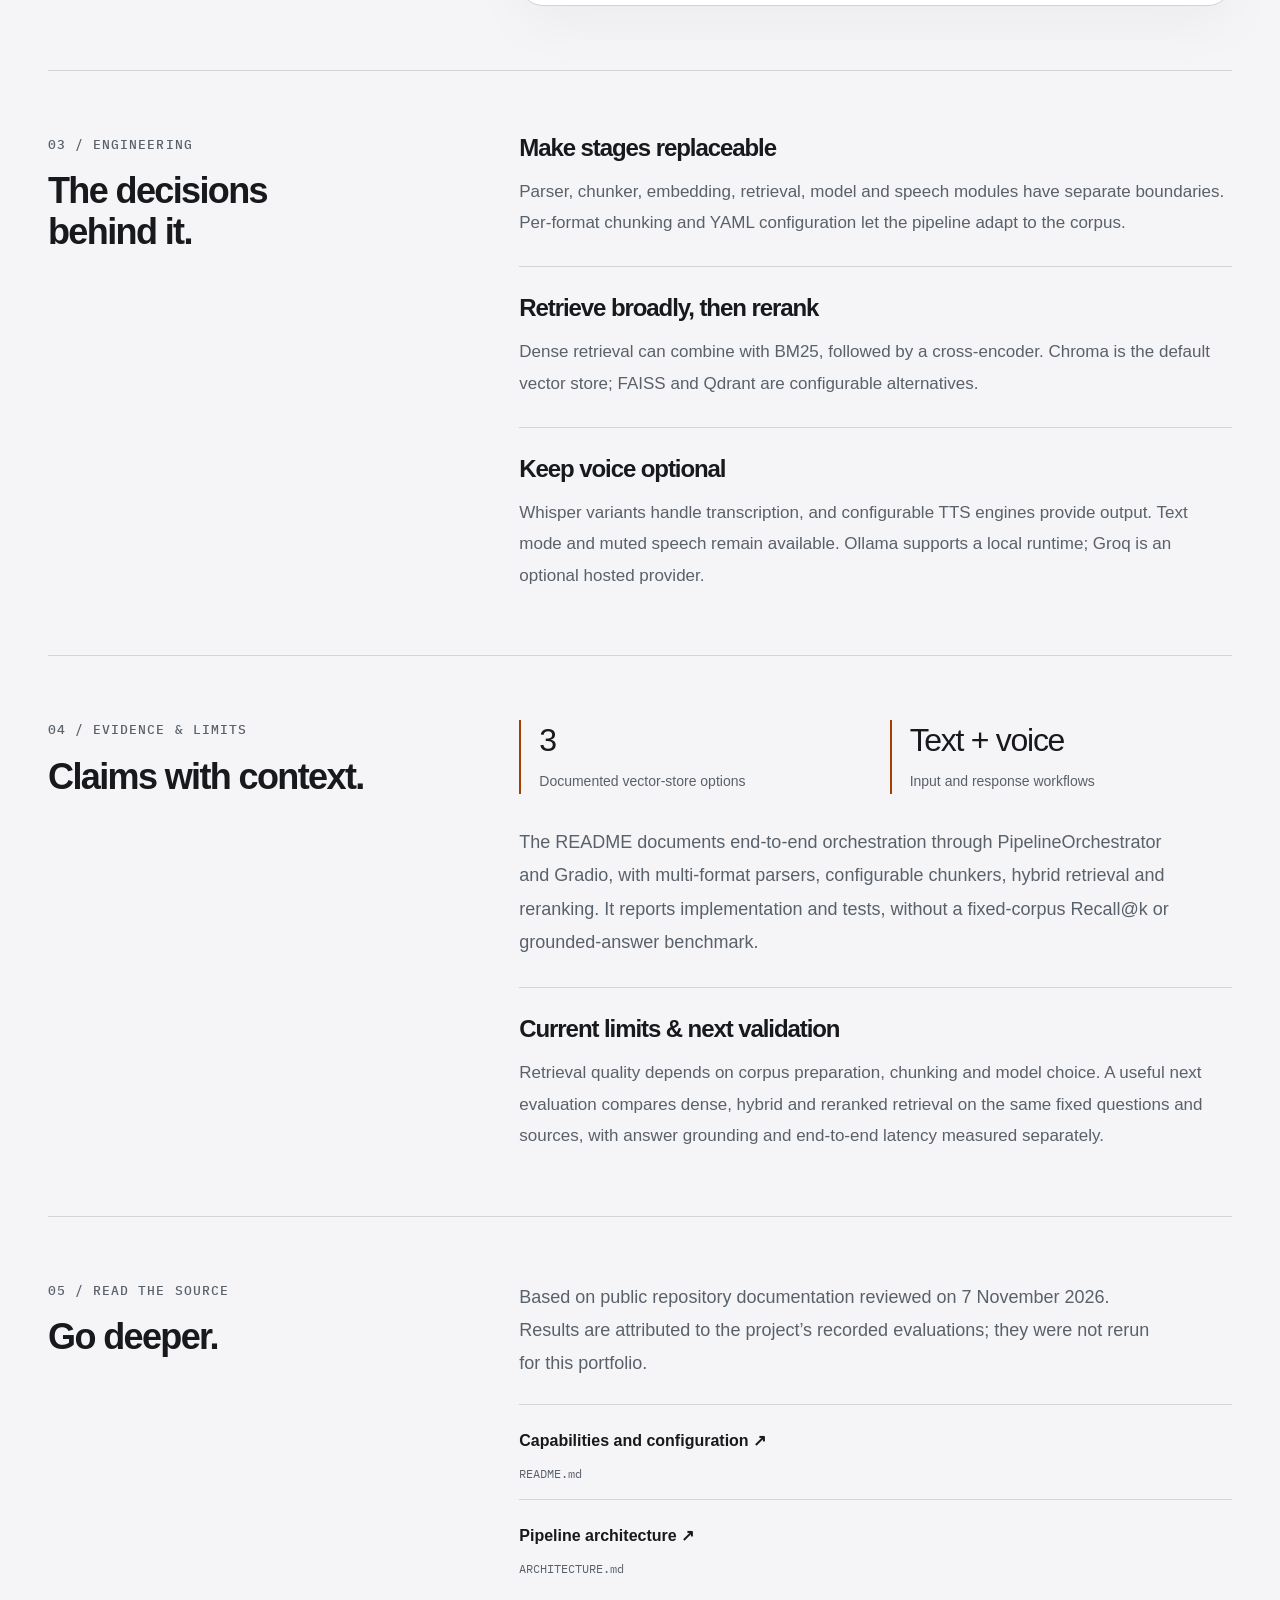
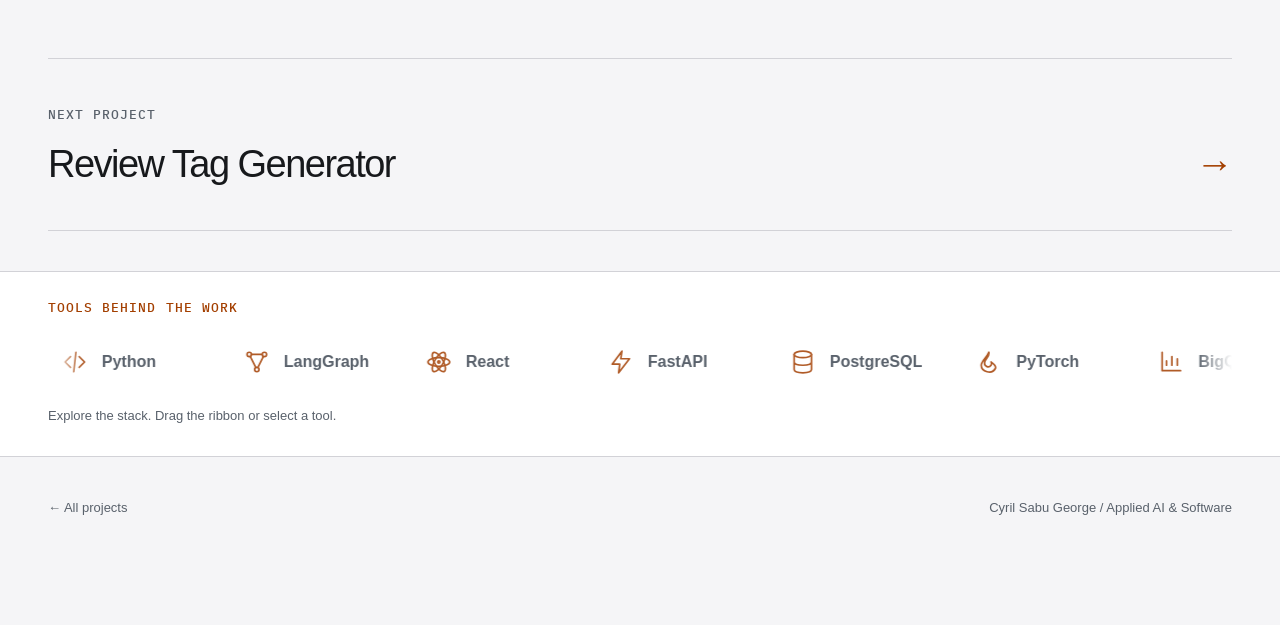
<file: projects/voice-rag.html>
<!DOCTYPE html>
<html lang="en"><head><meta charset="UTF-8"><meta name="viewport" content="width=device-width, initial-scale=1"><meta name="theme-color" content="#111214"><title>Voice-Based RAG — Cyril Sabu George</title><meta name="description" content="A configurable document question-answering pipeline with text or voice input, hybrid retrieval, reranking and speech output."><link rel="icon" href="../assets/favicon.svg" type="image/svg+xml"><link rel="preconnect" href="https://fonts.googleapis.com"><link rel="preconnect" href="https://fonts.gstatic.com" crossorigin><link href="https://fonts.googleapis.com/css2?family=Manrope:wght@400;500;600;700;800&family=IBM+Plex+Mono:wght@400;500&display=swap" rel="stylesheet"><link rel="stylesheet" href="../portfolio-motion.css?v=20261112-paint-final"><link rel="stylesheet" href="../project-studies.css?v=20261108-polish"><script src="../portfolio-icons.js?v=20261108-icons" defer></script><script src="../portfolio-motion.js?v=20261112-direct-toggle" defer></script><script src="../portfolio-playgrounds.js?v=20261108-polish" defer></script><link rel="stylesheet" href="../portfolio-fluid.css?v=20261108-refine"><script src="../portfolio-fluid.js?v=20261108-refine" defer></script><script src="../portfolio-audio.js?v=20261108-compact" defer></script><link rel="stylesheet" href="../project-previews.css?v=20261112-direct-toggle"><script src="../site-interactions.js?v=20261112-direct-toggle" defer></script><script src="../project-labs.js?v=20261108-interactive" defer></script></head><body class="case-page"><a class="skip-link" href="#main">Skip to content</a><header class="header wrap"><a class="brand" href="../index.html#top" aria-label="Cyril Sabu George home">csg<span aria-hidden="true">✳</span></a><nav aria-label="Primary navigation"><a href="../index.html#work">Work</a><a class="secondary-nav" href="../projects.html">Projects</a><a class="secondary-nav" href="../index.html#experience">Experience</a><a class="secondary-nav" href="../index.html#about">About</a><a class="secondary-nav" href="../index.html#contact">Contact</a></nav><div class="header-actions"><a class="header-resume" href="../assets/Cyril_Sabu_George_Resume.pdf" target="_blank" rel="noreferrer">Résumé ↗</a><label class="theme-control"><span class="sr-only">Color appearance</span><select name="appearance" aria-label="Color appearance"><option value="dark">Dark</option><option value="light">Light</option><option value="system">System</option></select></label><details class="mobile-menu"><summary>Menu</summary><nav aria-label="Additional navigation"><a href="../projects.html">Project library</a><a href="../index.html#experience">Experience</a><a href="../index.html#about">About</a><a href="../index.html#contact">Contact</a></nav></details></div></header><main class="wrap" id="main"><section class="case-hero" id="top"><a class="back-link" href="../index.html#work">← All projects</a><p class="eyebrow">Retrieval · Voice / Configurable prototype</p><p class="case-name">Voice-Based RAG</p><h1>Ask your documents. Hear the answer.</h1><p class="case-intro">A configurable document question-answering pipeline with text or voice input, hybrid retrieval, reranking and speech output.</p><div class="case-meta"><p class="tech">Python · Whisper · Chroma · Ollama · Gradio</p><a class="text-link" href="https://github.com/sudo8phoenix/Rag-System" target="_blank" rel="noreferrer">View repository ↗</a></div></section><nav class="case-nav" aria-label="Project sections"><a href="#problem">01 / Problem</a><a href="#workflow">02 / Workflow</a><a href="#engineering">03 / Engineering</a><a href="#evidence">04 / Evidence</a></nav><section class="case-section" id="problem"><div><p class="eyebrow">01 / THE PROBLEM</p><h2>What needed solving.</h2></div><div class="section-body"><p>Documents arrive in different formats, while people may prefer speaking to typing. A reusable retrieval system must normalize inputs, select relevant context and keep speech handling separate from retrieval and generation.</p></div></section><section class="case-section" id="workflow"><div><p class="eyebrow">02 / FOLLOW THE WORKFLOW</p><h2>See how it fits together.</h2><p class="section-caption">A simplified example of the documented flow. Sample outputs are authored illustrations, not live model predictions.</p></div><div class="section-body"><div class="workflow" data-workflow aria-label="Voice-Based RAG workflow example"><div class="workflow-top"><span class="workflow-name">Voice-Based RAG</span><span class="example-label">Illustrative workflow</span></div><div class="workflow-body"><ol class="workflow-steps" aria-label="Workflow stages"><li><button type="button" data-step="0" aria-controls="case-voice-rag-panel-0"><span class="step-index">01</span><span>Ingest</span><span class="step-arrow" aria-hidden="true">↗</span></button></li><li><button type="button" data-step="1" aria-controls="case-voice-rag-panel-1"><span class="step-index">02</span><span>Ask</span><span class="step-arrow" aria-hidden="true">↗</span></button></li><li><button type="button" data-step="2" aria-controls="case-voice-rag-panel-2"><span class="step-index">03</span><span>Retrieve</span><span class="step-arrow" aria-hidden="true">↗</span></button></li><li><button type="button" data-step="3" aria-controls="case-voice-rag-panel-3"><span class="step-index">04</span><span>Answer</span><span class="step-arrow" aria-hidden="true">↗</span></button></li></ol><div class="workflow-panels"><section class="workflow-panel" id="case-voice-rag-panel-0" aria-label="Ingest"><p class="panel-label">Multi-format document ingestion</p><p class="artifact artifact-voice-rag">Handbook.pdf → searchable passages</p><p class="panel-description">Parse and chunk source documents.</p></section><section class="workflow-panel" id="case-voice-rag-panel-1" aria-label="Ask"><p class="panel-label">Example query</p><p class="artifact artifact-voice-rag">“How do I submit an expense?”</p><p class="panel-description">Accept a typed or transcribed question.</p></section><section class="workflow-panel" id="case-voice-rag-panel-2" aria-label="Retrieve"><p class="panel-label">Context selected from the documents</p><p class="artifact artifact-voice-rag">Dense + BM25 → ranked passages</p><p class="panel-description">Combine retrieval and reranking.</p></section><section class="workflow-panel" id="case-voice-rag-panel-3" aria-label="Answer"><p class="panel-label">Illustrative pipeline, no microphone used</p><p class="artifact artifact-voice-rag">Retrieved context → answer → audio</p><p class="panel-description">Generate a response with optional speech.</p></section></div></div><div class="workflow-bottom" hidden><p class="workflow-status" aria-live="polite" aria-atomic="true">Step 1 of 4 · Ingest</p><div><button type="button" class="workflow-prev" aria-label="Previous step in Voice-Based RAG">←</button><button type="button" class="workflow-next" aria-label="Next step in Voice-Based RAG">Next step <span aria-hidden="true">→</span></button></div></div></div></div></section><section class="case-section" id="engineering"><div><p class="eyebrow">03 / ENGINEERING</p><h2>The decisions behind it.</h2></div><div class="section-body decision-list"><article class="decision"><h3>Make stages replaceable</h3><p>Parser, chunker, embedding, retrieval, model and speech modules have separate boundaries. Per-format chunking and YAML configuration let the pipeline adapt to the corpus.</p></article><article class="decision"><h3>Retrieve broadly, then rerank</h3><p>Dense retrieval can combine with BM25, followed by a cross-encoder. Chroma is the default vector store; FAISS and Qdrant are configurable alternatives.</p></article><article class="decision"><h3>Keep voice optional</h3><p>Whisper variants handle transcription, and configurable TTS engines provide output. Text mode and muted speech remain available. Ollama supports a local runtime; Groq is an optional hosted provider.</p></article></div></section><section class="case-section" id="evidence"><div><p class="eyebrow">04 / EVIDENCE & LIMITS</p><h2>Claims with context.</h2></div><div class="section-body"><div class="case-metrics"><div><strong>3</strong><span>Documented vector-store options</span></div><div><strong>Text + voice</strong><span>Input and response workflows</span></div></div><p>The README documents end-to-end orchestration through PipelineOrchestrator and Gradio, with multi-format parsers, configurable chunkers, hybrid retrieval and reranking. It reports implementation and tests, without a fixed-corpus Recall@k or grounded-answer benchmark.</p><div class="limits"><h3>Current limits & next validation</h3><p>Retrieval quality depends on corpus preparation, chunking and model choice. A useful next evaluation compares dense, hybrid and reranked retrieval on the same fixed questions and sources, with answer grounding and end-to-end latency measured separately.</p></div></div></section><section class="case-section" id="sources"><div><p class="eyebrow">05 / READ THE SOURCE</p><h2>Go deeper.</h2></div><div class="section-body"><p>Based on public repository documentation reviewed on 7 November 2026. Results are attributed to the project’s recorded evaluations; they were not rerun for this portfolio.</p><ul class="source-list"><li><a href="https://github.com/sudo8phoenix/Rag-System/blob/main/README.md" target="_blank" rel="noreferrer">Capabilities and configuration ↗</a><span class="source-path">README.md</span></li><li><a href="https://github.com/sudo8phoenix/Rag-System/blob/main/ARCHITECTURE.md" target="_blank" rel="noreferrer">Pipeline architecture ↗</a><span class="source-path">ARCHITECTURE.md</span></li></ul></div></section><a class="next-project" href="review-tag-generator.html"><span class="eyebrow">NEXT PROJECT</span><strong>Review Tag Generator <span aria-hidden="true">→</span></strong></a></main><section id="tools" class="tool-strip" aria-label="Tools used across these projects"><div class="wrap"><div class="tool-heading"><p class="eyebrow">TOOLS BEHIND THE WORK</p></div><div class="tool-viewport" tabindex="0" role="region" aria-label="Draggable tools. Use left and right arrow keys to explore."><div class="tool-track"><ul class="tool-group"><li><button type="button" class="tool-chip"><span aria-hidden="true" data-icon="code"></span> Python</button></li><li><button type="button" class="tool-chip"><span aria-hidden="true" data-icon="nodes"></span> LangGraph</button></li><li><button type="button" class="tool-chip"><span aria-hidden="true" data-icon="atom"></span> React</button></li><li><button type="button" class="tool-chip"><span aria-hidden="true" data-icon="bolt"></span> FastAPI</button></li><li><button type="button" class="tool-chip"><span aria-hidden="true" data-icon="database"></span> PostgreSQL</button></li><li><button type="button" class="tool-chip"><span aria-hidden="true" data-icon="flame"></span> PyTorch</button></li><li><button type="button" class="tool-chip"><span aria-hidden="true" data-icon="chart"></span> BigQuery</button></li><li><button type="button" class="tool-chip"><span aria-hidden="true" data-icon="boxes"></span> Docker</button></li></ul></div></div><p class="tool-detail" aria-live="polite">Explore the stack. Drag the ribbon or select a tool.</p></div></section><footer class="case-footer wrap"><a href="../index.html#work">← All projects</a><span>Cyril Sabu George / Applied AI & Software</span></footer><script src="../project-studies.js" defer></script></body></html>
</file>
<file: portfolio-motion.css>
/* Charcoal / orange. Semantic tokens also power the optional light appearance. */
:root{color-scheme:dark;--paper:#111214;--surface:#1b1d21;--ink:#f3f3f0;--muted:#a8adb5;--accent:#ff8a3d;--blue:var(--accent);--line:#36393e;--accent-ink:#111214;--soft:#25282d;--mono:'IBM Plex Mono',monospace;--sans:'Manrope',sans-serif}
:root[data-theme=light]{color-scheme:light;--paper:#f7f7f4;--surface:#fff;--ink:#17191c;--muted:#59616b;--accent:#a33f00;--line:#c9cdd1;--accent-ink:#fff;--soft:#eceeea}
@media(prefers-color-scheme:light){:root[data-theme=system]{color-scheme:light;--paper:#f7f7f4;--surface:#fff;--ink:#17191c;--muted:#59616b;--accent:#a33f00;--line:#c9cdd1;--accent-ink:#fff;--soft:#eceeea}}
*{box-sizing:border-box}html{scroll-behavior:smooth;scroll-padding-top:24px}body{margin:0;background:var(--paper);color:var(--ink);font:18px/1.65 var(--sans);-webkit-font-smoothing:antialiased}h1,h2,h3,p{margin:0}h1,h2,h3{line-height:1.12;letter-spacing:-.045em}h2{font-size:clamp(32px,3.6vw,46px);font-weight:600}h3{font-size:30px;font-weight:600}p{color:var(--muted)}a{color:inherit;text-decoration:none}button,select,summary{font:inherit}button,select{color:var(--ink)}button,a,summary,select{-webkit-tap-highlight-color:transparent}button{cursor:pointer}button:disabled{cursor:default}a,button,select,summary{touch-action:manipulation}a:hover{color:var(--accent)}a:focus-visible,button:focus-visible,summary:focus-visible,select:focus-visible{outline:2px solid var(--accent);outline-offset:5px;border-radius:3px}::selection{color:var(--accent-ink);background:var(--accent)}[hidden]{display:none!important}.wrap{max-width:1340px;margin-inline:auto;padding-inline:48px}.sr-only{position:absolute;width:1px;height:1px;padding:0;margin:-1px;overflow:hidden;clip:rect(0,0,0,0);white-space:nowrap;border:0}.skip-link{position:fixed;z-index:20;top:12px;left:12px;transform:translateY(-180%);background:var(--accent);color:var(--accent-ink);padding:12px 24px}.skip-link:focus{transform:none}.eyebrow{font:500 13px/1.6 var(--mono);letter-spacing:.08em;text-transform:uppercase;color:var(--muted)}.text-link,.resume-link{font-size:15px;font-weight:600;display:inline-flex;align-items:center;min-height:44px;gap:24px;text-decoration:underline;text-decoration-color:var(--line);text-underline-offset:8px}.text-link:hover,.resume-link:hover{text-decoration-color:var(--accent)}
.header{min-height:100px;display:flex;align-items:center;gap:36px;border-bottom:1px solid var(--line)}.brand{display:flex;align-items:flex-start;gap:5px;font-size:34px;font-weight:800;letter-spacing:-.09em;line-height:1;min-height:44px;padding-top:4px}.brand span{color:var(--accent);font-size:22px;letter-spacing:0}.header>nav{display:flex;gap:28px;margin-left:auto}.header nav a{font-size:14px;min-height:44px;display:inline-flex;align-items:center}.header-actions{display:flex;align-items:center;gap:24px}.header-resume{font-size:14px;font-weight:700;display:inline-flex;align-items:center;min-height:44px}.theme-control select{font:13px var(--mono);background:var(--paper);border:1px solid var(--line);border-radius:6px;min-height:44px;padding:0 8px;cursor:pointer;max-width:92px}.mobile-menu{display:none}
.hero{padding-top:36px}.hero-top{display:flex;justify-content:space-between;align-items:center;gap:24px}.hero-top .eyebrow{display:flex;align-items:center;gap:12px}.accent-dot{width:7px;height:7px;border-radius:50%;background:var(--accent);flex-shrink:0}.location{font-size:13px}.hero-grid{display:grid;grid-template-columns:1.15fr 1fr;gap:64px;align-items:center;padding-block:48px 40px}.hero h1{font-size:clamp(68px,7.2vw,100px);font-weight:600;line-height:.98;letter-spacing:-.075em}.hero h1>span{display:block;font-size:.72em;margin-top:8px;letter-spacing:-.06em;white-space:nowrap}.name-period{color:var(--accent)}.hero-statement{font-size:clamp(26px,2.8vw,36px);font-weight:500;letter-spacing:-.035em;line-height:1.2;color:var(--ink);margin-top:32px}.hero-description{font-size:17px;max-width:430px;margin-top:20px;line-height:1.7}.actions{display:flex;align-items:center;flex-wrap:wrap;gap:24px;margin-top:28px}.button{display:inline-flex;align-items:center;justify-content:center;gap:32px;padding:14px 22px;background:var(--accent);color:var(--accent-ink);border:1px solid var(--accent);border-radius:6px;font-size:15px;font-weight:700;min-height:50px;transition:transform .18s,filter .18s}.button:hover{color:var(--accent-ink);filter:brightness(1.08);transform:translateY(-2px)}.hero-demo{min-width:0}.demo-caption{display:flex;justify-content:space-between;align-items:center;margin-bottom:18px}.demo-caption>span:last-child{color:var(--accent);font-size:26px}.demo-footnote{font-size:14px;line-height:1.65;margin:18px 0 0 18px;padding-left:16px;border-left:2px solid var(--accent)}.hero-footer{display:flex;justify-content:space-between;gap:24px;border-bottom:1px solid var(--line);padding:22px 0}.hero-footer p{font-size:13px}.hero-footer a{font:12px var(--mono);display:flex;align-items:center;min-height:32px;white-space:nowrap}.proof{display:grid;grid-template-columns:1fr 1fr 1fr;padding-block:32px 8px;gap:32px}.proof>div{display:flex;flex-direction:column;gap:8px}.proof>div+div{border-left:1px solid var(--line);padding-left:32px}.proof span{font-size:13px;color:var(--muted)}.proof strong{font-size:23px;font-weight:500;letter-spacing:-.03em}.proof strong span{font-size:14px}
.work,.about{padding-top:104px;padding-bottom:88px}.section-head{display:flex;justify-content:space-between;align-items:flex-end;gap:40px;margin-bottom:48px}.section-head h2{margin-top:16px}.section-intro{font-size:16px;line-height:1.75;max-width:350px}.project{display:grid;grid-template-columns:1.15fr 1fr;gap:64px;align-items:center;padding-block:48px 64px;border-bottom:1px solid var(--line)}.project+.project{padding-top:64px}.project-copy{min-width:0}.project-copy h3{margin:12px 0 14px;font-size:34px}.project-headline{font-size:21px;line-height:1.4;color:var(--ink);letter-spacing:-.025em;margin-bottom:16px}.project-copy>p:not(.eyebrow):not(.tech):not(.project-headline):not(.project-note){font-size:16px}.project-note{border-left:2px solid var(--accent);padding-left:14px;margin-top:24px;font-weight:600;color:var(--ink);font-size:18px;line-height:1.4}.project-note span{font-weight:400;font-size:14px;display:block;margin-top:4px;color:var(--muted)}.tech{font:12px/1.9 var(--mono);color:var(--muted);margin-top:20px}.project-library{padding-top:88px}.project-library .section-head{margin-bottom:32px}.library-row{display:grid;grid-template-columns:36px 1fr 230px;gap:24px;padding-block:30px;border-top:1px solid var(--line)}.library-number{font:13px var(--mono);padding-top:7px;color:var(--muted)}.library-row h3{font-size:24px;margin:8px 0 12px}.library-row h3 a span{font-size:18px;color:var(--accent);margin-left:6px}.library-row p:not(.eyebrow):not(.mini-flow):not(.tech){font-size:15px;max-width:650px}.library-row .eyebrow{font-size:11px}.mini-flow{display:flex;flex-wrap:wrap;gap:10px;font:12px/1.8 var(--mono);margin-top:18px;color:var(--ink)}.mini-flow span{color:var(--accent)}.library-meta{padding-left:20px;display:flex;flex-direction:column;justify-content:center;align-items:flex-start;gap:12px}.library-meta .tech{margin:0}.library-meta .text-link{font-size:13px}.tool-strip{border-block:1px solid var(--line);background:var(--surface);padding-block:32px}.tool-strip ul{list-style:none;padding:0;display:flex;flex-wrap:wrap;justify-content:space-between;gap:24px;margin:24px 0 0;color:var(--muted)}.tool-strip li{display:flex;gap:12px;align-items:center;font-size:15px;font-weight:600}.tool-strip li span{font-size:26px;line-height:1;opacity:.85}
/* Workflow controls keep every stage readable without scripting. */
.workflow{border:1px solid var(--line);background:var(--surface);border-radius:12px;overflow:hidden;min-width:0}.workflow-top{display:flex;justify-content:space-between;align-items:center;gap:16px;padding:20px 24px;border-bottom:1px solid var(--line)}.workflow-name{font:500 13px var(--mono);color:var(--ink)}.example-label{font:11px/1.5 var(--mono);color:var(--muted);text-align:right}.workflow-body{padding:24px;display:grid;grid-template-columns:1fr;gap:24px}.workflow-steps{list-style:none;padding:0;margin:0;display:flex;gap:8px;flex-wrap:wrap}.workflow-steps li{flex:1;min-width:70px}.workflow-steps button{display:flex;align-items:center;gap:6px;width:100%;border:0;border-bottom:2px solid var(--line);background:transparent;padding:12px 0;font:12px var(--mono);text-align:left;min-height:44px;color:var(--muted)}.workflow-steps button:hover{color:var(--ink);border-color:var(--muted)}.workflow-steps button[aria-current=step]{color:var(--accent);border-color:var(--accent)}.step-index{font-size:10px}.step-arrow{display:none}.workflow-panel{padding-block:10px;min-height:185px}.workflow-panel+.workflow-panel{border-top:1px solid var(--line)}.workflow.enhanced .workflow-panel{border-top:0}.panel-label{font:11px/1.6 var(--mono);text-transform:uppercase;letter-spacing:.055em}.artifact{font:500 26px/1.45 var(--sans);color:var(--ink);letter-spacing:-.035em;margin:20px 0;padding-left:16px;border-left:3px solid var(--accent);overflow-wrap:anywhere}.panel-description{font-size:14px;line-height:1.65;max-width:42ch}.workflow-bottom{display:flex;justify-content:space-between;gap:12px;align-items:center;border-top:1px solid var(--line);padding:12px 18px}.workflow-status{font:11px/1.6 var(--mono);max-width:45%}.workflow-bottom>div{display:flex;gap:8px}.workflow-bottom button{min-height:44px;border:1px solid var(--line);border-radius:5px;background:transparent;font-size:12px;padding:8px 12px;transition:background .15s}.workflow-bottom .workflow-next{color:var(--accent);display:flex;gap:16px;align-items:center}.workflow-bottom .workflow-prev{min-width:44px}.workflow-bottom button:hover:not(:disabled){background:var(--soft)}.workflow-bottom button:disabled{opacity:.35}.workflow-compact .workflow-body{grid-template-columns:125px 1fr;gap:24px;padding:24px}.workflow-compact .workflow-steps{flex-direction:column;gap:0}.workflow-compact .workflow-steps li{flex:auto}.workflow-compact .workflow-steps button{border:0;border-left:2px solid var(--line);padding:10px;font-size:13px;min-height:48px}.workflow-compact .workflow-steps button[aria-current=step]{border-color:var(--accent);background:var(--soft)}.workflow-compact .workflow-panel{min-height:224px;padding-top:6px}.workflow-compact .artifact{font-size:23px;border:0;padding:0;margin-block:18px}.workflow-compact .panel-description{font-size:13px}.workflow.enhanced .workflow-panel:not([hidden]){animation:panel-enter .22s ease-out}@keyframes panel-enter{from{opacity:.35;transform:translateY(5px)}to{opacity:1;transform:translateY(0)}}
.experience{padding-block:88px;background:var(--surface);border-bottom:1px solid var(--line)}.experience-grid{display:grid;grid-template-columns:1fr 1.3fr;gap:88px}.experience h2{margin:16px 0 24px}.timeline article{padding-bottom:36px}.timeline article+article{border-top:1px solid var(--line);padding-top:36px}.timeline article:last-child{padding-bottom:0}.role-meta{display:flex;justify-content:space-between;font:12px var(--mono);color:var(--muted);gap:16px;margin-bottom:20px}.timeline h3{font-size:28px}.role{color:var(--accent);font-size:15px;margin:8px 0 18px}.timeline p:not(.role):not(.tech){font-size:16px}.background-layout{display:grid;grid-template-columns:1fr 1.35fr;gap:80px}.background-bio>p{font-size:16px;max-width:380px}.background-bio .bio-intro{font-size:30px;line-height:1.3;letter-spacing:-.035em;color:var(--ink);margin-bottom:20px}.education-note,.leadership-note{margin-top:32px}.education-note h3{font-size:22px;margin-block:10px}.education-note p,.leadership-note p{font-size:15px;line-height:1.8}.leadership-note p{margin-top:10px}.skills-layout{display:grid;grid-template-columns:1fr 1fr;gap:36px}.skill-group{border-top:1px solid var(--line);padding-top:20px}.skill-number{font:12px var(--mono);color:var(--accent);margin-bottom:14px}.skill-group h3{font-size:22px;margin-bottom:18px}.skill-tags{padding:0;margin:0;list-style:none;display:flex;flex-wrap:wrap;gap:8px}.skill-tags li{border:1px solid var(--line);border-radius:4px;padding:6px 10px;font-size:13px;color:var(--muted)}.qualification-strip{margin-top:64px;padding-top:28px;border-top:1px solid var(--line);display:grid;grid-template-columns:1fr 1fr 1fr 1fr;gap:24px}.qualification-strip p:not(.eyebrow){font-size:14px;color:var(--ink)}.qualification-strip span{display:block;font-size:12px;line-height:1.8;color:var(--muted);margin-top:8px}.contact{padding-top:72px;border-top:1px solid var(--line)}.contact-grid{display:grid;grid-template-columns:1fr 1fr;gap:80px;margin-top:24px}.contact h2{font-size:clamp(36px,4.5vw,60px)}.contact-grid p{font-size:16px;max-width:430px}.email{font-size:clamp(18px,2.3vw,28px);color:var(--accent);display:inline-block;padding-block:14px;overflow-wrap:anywhere}.socials{display:flex;flex-wrap:wrap;gap:24px}.socials a{font-size:14px;display:inline-flex;align-items:center;min-height:44px}.contact footer{display:flex;justify-content:space-between;gap:24px;padding-block:28px;margin-top:64px;border-top:1px solid var(--line);color:var(--muted);font-size:12px}.contact footer a{min-height:44px;display:flex;align-items:center}
@media(min-width:1440px){.hero-grid{padding-top:56px;padding-bottom:48px}.hero h1{font-size:110px}}
@media(max-width:1100px){.wrap{padding-inline:32px}.header{gap:24px}.header>nav{gap:20px}.header-actions{gap:16px}.hero-grid{gap:36px;grid-template-columns:1fr 1fr}.hero h1{font-size:78px}.hero h1>span{font-size:.68em}.workflow-compact .workflow-body{padding:20px;gap:16px;grid-template-columns:108px 1fr}.workflow-compact .artifact{font-size:21px}.project{gap:36px}.experience-grid,.background-layout{gap:48px}.library-row{grid-template-columns:28px 1fr 190px}.library-meta{padding-left:0}}
@media(max-width:850px){.header .secondary-nav{display:none}.header>nav{margin-left:auto}.hero-grid{grid-template-columns:1fr;gap:36px}.hero-copy{max-width:620px}.hero h1{font-size:clamp(68px,12vw,100px)}.hero h1>span{font-size:.72em}.hero-demo{max-width:600px;width:100%}.hero-statement br{display:none}.hero-description{max-width:520px}.hero-grid{padding-top:36px}.hero-top{align-items:flex-start}.hero-top .location{display:none}.workflow-compact .workflow-body{grid-template-columns:140px 1fr}.workflow-compact .workflow-panel{min-height:190px}.mobile-menu{display:block;position:relative}.mobile-menu summary{font-size:14px;min-height:44px;display:flex;align-items:center;cursor:pointer;list-style:none}.mobile-menu summary::-webkit-details-marker{display:none}.mobile-menu summary::after{content:'+';margin-left:8px;color:var(--accent)}.mobile-menu[open] summary::after{content:'−'}.mobile-menu nav{position:absolute;right:0;top:52px;min-width:190px;background:var(--surface);border:1px solid var(--line);border-radius:8px;z-index:10;padding:12px 20px;display:flex;flex-direction:column;box-shadow:0 12px 30px #0002}.section-head{gap:24px;align-items:flex-start}.section-head .section-intro{max-width:250px}.project{grid-template-columns:1fr;gap:28px;max-width:660px;margin-inline:auto}.project-copy h3{font-size:32px}.project .workflow-body{min-height:260px}.library-row{grid-template-columns:28px 1fr}.library-meta{grid-column:2;flex-direction:row;align-items:center;justify-content:space-between;gap:24px}.experience-grid,.background-layout{grid-template-columns:1fr;gap:40px}.experience .section-intro{max-width:560px}.background-bio>p{max-width:580px}.qualification-strip{grid-template-columns:1fr 1fr}.contact-grid{gap:40px}.proof{gap:20px}.proof>div+div{padding-left:20px}.proof strong{font-size:19px}.proof strong span{display:block}.work,.about{padding-top:72px;padding-bottom:64px}}
@media(max-width:540px){body{font-size:17px}.wrap{padding-inline:20px}.header{min-height:80px;gap:14px}.brand{font-size:30px}.brand span{font-size:18px}.header>nav{margin-left:auto;gap:0}.header-actions{gap:14px}.header-resume{font-size:12px}.header nav a{font-size:13px}.theme-control{position:absolute;right:20px;top:97px}.theme-control select{min-height:36px;font-size:11px;max-width:80px}.hero{padding-top:24px}.hero-top{padding-right:85px;min-height:36px}.hero-top .eyebrow{font-size:10px;letter-spacing:.05em;gap:8px}.hero-grid{padding-block:28px;gap:32px}.hero h1{font-size:clamp(58px,16vw,82px)}.hero h1>span{font-size:.69em}.hero-statement{font-size:28px;margin-top:28px;max-width:300px}.hero-description{font-size:16px;margin-top:16px}.actions{gap:16px;margin-top:24px}.button{font-size:14px;padding:12px 16px;gap:20px}.resume-link{font-size:13px}.demo-caption .eyebrow{font-size:11px}.workflow-top{padding:16px;gap:12px}.workflow-name{font-size:12px}.example-label{font-size:10px}.workflow-body{padding:18px;gap:16px}.workflow-compact .workflow-body{grid-template-columns:95px 1fr;gap:14px;padding:18px 14px}.workflow-compact .workflow-steps button{font-size:11px;padding-inline:6px;gap:6px}.workflow-compact .workflow-panel{min-height:224px}.workflow-compact .artifact{font-size:20px}.workflow-compact .panel-label{font-size:10px}.workflow-compact .panel-description{font-size:12px}.workflow-bottom{padding:10px 12px;gap:8px}.workflow-bottom button{padding:8px 10px}.workflow-bottom .workflow-next{gap:10px;font-size:11px}.workflow-status{font-size:10px}.artifact{font-size:24px}.workflow-steps{gap:4px}.workflow-steps li{min-width:50px}.workflow-steps button{font-size:11px;gap:4px}.step-index{font-size:9px}.hero-footer{flex-direction:column;gap:4px;padding-block:18px}.hero-footer p{font-size:12px}.hero-footer a{font-size:10px}.proof{gap:16px;grid-template-columns:1fr 1fr;padding-top:24px}.proof>div+div{padding-left:0;border:0}.proof>div:last-child{grid-column:1/-1;border-top:1px solid var(--line);padding-top:16px;flex-direction:row;justify-content:space-between;align-items:center}.proof strong span{display:inline;font-size:12px}.proof span{font-size:11px}.proof strong{font-size:18px}.section-head{flex-direction:column;gap:20px;margin-bottom:16px}.section-head h2{font-size:32px}.section-head .section-intro{max-width:none}.section-head .section-intro br{display:none}.project{padding-block:32px 48px}.project+.project{padding-top:48px}.project-copy h3{font-size:30px}.project-headline{font-size:20px}.project-library{padding-top:56px}.library-row{gap:14px;grid-template-columns:22px 1fr;padding-block:24px}.library-row h3{font-size:22px}.library-meta{flex-direction:column;align-items:flex-start;gap:4px}.library-row .mini-flow{font-size:11px;gap:6px}.tool-strip ul{display:grid;grid-template-columns:1fr 1fr;gap:20px}.tool-strip li{font-size:14px}.experience{padding-block:56px}.skills-layout{gap:24px 18px}.skill-group h3{font-size:19px}.skill-tags li{font-size:12px;padding:4px 7px}.qualification-strip{grid-template-columns:1fr;gap:24px;margin-top:40px}.contact{padding-top:48px}.contact-grid{grid-template-columns:1fr;gap:28px}.contact footer{margin-top:40px;flex-direction:column;gap:8px}.case-page .theme-control{position:static}.case-page .header-resume{display:none}.case-page .header{gap:16px}.case-page .header-actions{gap:12px}.case-page .header>nav{margin-left:auto}}
@media(prefers-reduced-motion:reduce){html{scroll-behavior:auto}*,*::before,*::after{animation:none!important;transition:none!important}.button:hover{transform:none}}
@media(prefers-contrast:more){:root{--line:var(--muted)}.eyebrow,.tech,.panel-label{color:var(--ink)}}
/* Avoid native browser button chrome overriding the color system. */
button,select{-webkit-appearance:none;appearance:none}
.theme-control select{padding-inline:10px}
.workflow.enhanced .workflow-panel:not([hidden]){animation:none}
.workflow-name,.panel-label,.example-label,.workflow-status,.workflow-steps button,.workflow-bottom button{font-size:13px}
.tech,.location,.hero-footer p,.role-meta,.source-path{font-size:14px}
@media(max-width:540px){.workflow-name,.example-label,.panel-label,.workflow-status{font-size:12px}.workflow-steps button,.workflow-bottom button{font-size:12px}.workflow-compact .workflow-steps button{font-size:12px}.workflow-compact .panel-label,.workflow-compact .panel-description{font-size:12px}.workflow-compact .workflow-body{grid-template-columns:96px 1fr}.workflow-status{max-width:43%}.hero-footer p{font-size:12px}.tech{font-size:12px}}
/* Refined product presentation: quiet chrome, tactile project demonstrations. */
:root{--sans:-apple-system,BlinkMacSystemFont,'Helvetica Neue',Arial,sans-serif;--paper:#101113;--surface:#191b1f;--soft:#24262b;--line:#34363b}
:root[data-theme=light]{--paper:#f5f5f7;--surface:#fff;--soft:#ededf0;--line:#d2d2d7}
@media(prefers-color-scheme:light){:root[data-theme=system]{--paper:#f5f5f7;--surface:#fff;--soft:#ededf0;--line:#d2d2d7}}
.header{min-height:80px;border-bottom:0}.brand{font-size:28px;letter-spacing:-.07em}.brand span{font-size:18px}.header nav a{font-size:13px}.header>nav{gap:24px}.theme-control select{border-radius:24px;background:var(--surface)}
.hero{padding-top:48px}.hero-grid{padding-block:48px 64px;gap:60px}.hero h1{font-size:clamp(64px,7.4vw,106px);letter-spacing:-.065em;font-weight:650}.hero h1>span{font-size:.66em;line-height:1.15}.hero-statement{letter-spacing:-.04em;font-weight:550}.hero-description{line-height:1.6}.button{border-radius:999px;transition:transform .2s,filter .2s}.button:hover{transform:translateY(-2px);filter:brightness(1.1)}.hero-footer{border-top:1px solid var(--line)}
.proof{padding-block:32px}.work{padding-top:100px}.section-head h2{font-weight:600;letter-spacing:-.045em}.project{padding-block:64px;gap:64px;align-items:center}.project-copy h3{font-size:42px;letter-spacing:-.045em}.project-copy .eyebrow{font:500 12px var(--sans);text-transform:none;letter-spacing:.01em}.project-note{border:0;padding:16px 0;font-size:30px}.project-note span{font-size:14px}.project-headline{font-weight:500;line-height:1.35}.project-links{gap:24px}.project-copy .case-study-link{border-radius:99px;background:var(--accent);color:var(--accent-ink);padding:8px 20px;text-decoration:none;gap:20px}.project-copy .tech{font-family:var(--sans);font-size:13px}
.workflow{border:1px solid var(--line);border-radius:24px;box-shadow:0 18px 55px #0000000a}.workflow-top{padding:20px 24px}.workflow-name{font-family:var(--sans);font-weight:600;font-size:15px}.example-label{font-family:var(--sans);font-size:12px}.workflow-body{padding:24px;gap:20px}.workflow-steps button{font-family:var(--sans);font-size:13px;border-radius:8px 8px 0 0;justify-content:center}.step-index{display:none}.workflow-panel{min-height:340px}.artifact{font-size:22px;border:0;padding:0;margin:18px 0 8px;letter-spacing:-.025em}.panel-label{font:500 11px/1.5 var(--sans);margin-top:18px}.panel-description{font-size:14px}.workflow-status,.workflow-bottom button{font-family:var(--sans);font-size:12px}.workflow-bottom{padding:14px 20px}.workflow-bottom button{border-radius:99px}.workflow-bottom .workflow-next{background:var(--soft);color:var(--ink);padding-inline:16px}.workflow.enhanced .workflow-panel:not([hidden]){animation:panel-enter .25s ease-out}
.stage-visual{height:218px;border-radius:16px;background:var(--soft);display:flex;position:relative;align-items:center;justify-content:center;overflow:hidden;padding:22px}.invoice-sheet,.report-sheet{width:90%;background:var(--surface);box-shadow:0 12px 24px #0001;padding:22px;border-radius:3px;transform:rotate(-4deg);color:var(--ink)}.invoice-sheet>span:first-child,.report-sheet>span:first-child{display:flex;justify-content:space-between;font:10px var(--mono);letter-spacing:.04em}.invoice-sheet strong{display:block;font-size:24px;letter-spacing:-.05em;line-height:1.15;margin:24px 0 12px}.invoice-sheet i{display:block;height:1px;background:var(--line);margin-bottom:12px}.invoice-sheet em{font:11px var(--mono);font-style:normal;display:block;color:var(--muted)}.visual-stamp{display:inline-block!important;font:9px var(--mono);letter-spacing:.04em;border:1px solid var(--line);border-radius:4px;padding:5px 8px;margin-top:14px;color:var(--accent)}.report-sheet{width:80%;transform:rotate(-3deg)}.report-sheet strong{display:block;font-size:48px;font-weight:600;letter-spacing:-.05em;margin-top:12px}.report-sheet strong small{font-size:15px;font-weight:400;letter-spacing:-.02em}.report-lines{display:flex;gap:5px;flex-direction:column}.report-lines i{height:4px;background:var(--line);width:85%;border-radius:2px}.report-lines i:nth-child(2){width:68%}.report-lines i:nth-child(3){width:75%}.progress-node{position:absolute;right:14px;bottom:18px;width:48px;height:48px;display:grid;place-items:center;border-radius:50%;color:var(--accent-ink);background:var(--accent);font-size:22px;box-shadow:0 5px 20px #0002}
.food-visual{gap:24px;background:#e9eee5}.food{width:74px;height:74px;position:relative;display:grid;place-items:center;font-size:66px;line-height:1;color:#b14732;filter:drop-shadow(0 8px 7px #0002)}.food small{font:11px var(--sans);position:absolute;bottom:-24px;left:50%;transform:translateX(-50%);color:#283a28;border:1px solid #63755a;padding:4px 8px;border-radius:4px;white-space:nowrap}.food.egg{color:#fffdf4;transform:rotate(-14deg)}.food.egg small{transform:translateX(-50%) rotate(14deg)}.food.cheese{color:#d8a447}.scan-line{position:absolute;left:10%;right:10%;height:1px;background:#557645;top:40%;box-shadow:0 0 15px #557645}.meal-symbol{font-size:120px;color:#7f983e}.visual-caption{position:absolute;bottom:18px;text-align:center;font:12px var(--sans);color:var(--muted)}.food-visual .visual-caption{color:#283a28}.voice-orb{height:90px;width:90px;border:1px solid var(--line);background:var(--surface);display:grid;place-items:center;border-radius:50%;font-size:42px;color:var(--accent);position:absolute;top:25px}.waveform{position:absolute;bottom:48px;display:flex;gap:4px;height:46px;align-items:center}.waveform i{height:var(--bar);width:4px;border-radius:4px;background:var(--accent)}
.workflow-compact .workflow-body{display:flex;flex-direction:column;gap:16px}.workflow-compact .workflow-steps{flex-direction:row;gap:4px}.workflow-compact .workflow-steps li{min-width:45px}.workflow-compact .workflow-steps button{border:0;border-bottom:2px solid var(--line);padding:8px 4px;justify-content:center;min-height:44px;font-size:13px}.workflow-compact .workflow-steps button[aria-current=step]{border-color:var(--accent);background:transparent}.workflow-compact .workflow-panel{min-height:310px;padding:0}.workflow-compact .stage-visual{height:180px}.workflow-compact .artifact{font-size:20px;margin:12px 0 6px}.workflow-compact .panel-label{margin-top:14px}.workflow-compact .panel-description{font-size:13px}.workflow-compact .invoice-sheet strong{font-size:20px}.demo-caption{margin-bottom:16px}.demo-footnote{font-size:13px}.demo-caption .eyebrow{font:500 11px var(--sans);letter-spacing:.08em}
.library-invite{display:flex;justify-content:space-between;align-items:center;gap:32px;padding:40px;background:var(--soft);border-radius:24px;margin-top:32px}.library-invite h3{margin-block:10px;font-size:30px}.library-invite p:not(.eyebrow){font-size:15px}.library-invite .button{white-space:nowrap}.library-heading{padding-block:60px 20px}.library-heading h1{font-size:clamp(40px,6vw,76px);margin:32px 0 20px}.library-page .project-library{padding-top:40px}.library-page .library-row{transition:background .2s;padding-inline:20px;border-radius:12px}.library-page .library-row:hover{background:var(--soft)}.library-footer{padding-block:48px}.tool-strip{margin-top:40px}
@media(max-width:1100px){.header{gap:20px}.header>nav{gap:16px}.hero-grid,.project{gap:36px}.hero h1{font-size:78px}.project-copy h3{font-size:36px}}
@media(max-width:850px){.hero-grid{grid-template-columns:1fr}.hero-copy{max-width:680px}.hero-demo{max-width:none}.hero-demo .workflow-compact{max-width:600px}.hero h1{font-size:clamp(60px,11vw,92px)}.hero-demo .workflow-compact .workflow-body{display:grid;grid-template-columns:110px 1fr}.hero-demo .workflow-compact .workflow-steps{flex-direction:column}.project{grid-template-columns:1fr;max-width:660px}.library-invite{align-items:flex-start;flex-direction:column}.header>nav{gap:20px}}
@media(max-width:540px){.header{min-height:76px;gap:12px}.header-actions{gap:12px}.hero{padding-top:24px}.hero-grid{padding-block:24px 36px}.hero h1{font-size:clamp(54px,15vw,80px)}.hero h1>span{font-size:.66em}.hero-statement{font-size:30px}.hero-demo .workflow-compact .workflow-body{display:flex}.hero-demo .workflow-compact .workflow-steps{flex-direction:row}.workflow-compact .workflow-steps button{font-size:12px}.workflow-body{padding:16px}.workflow-top{padding:18px 16px}.workflow-bottom{padding:12px}.workflow-status{max-width:42%}.workflow-panel{min-height:330px}.stage-visual{height:200px;padding:18px}.invoice-sheet strong{font-size:21px}.food-visual{gap:14px}.food{width:64px;font-size:60px}.project{gap:24px;padding-block:40px}.project-copy h3{font-size:34px}.work{padding-top:60px}.library-invite{padding:28px 24px}.library-invite .button{white-space:normal}.library-heading{padding-top:32px}.header .theme-control{top:92px}.report-sheet strong{font-size:40px}.report-sheet strong small{font-size:12px}}
@media(prefers-reduced-motion:reduce){.workflow.enhanced .workflow-panel:not([hidden]){animation:none}.button:hover{transform:none}}
@media(prefers-reduced-transparency:reduce){.header{background:var(--paper)}}
/* Decision-led examples: fewer repeated labels, more direct manipulation. */
.hero-review{border:1px solid var(--line);border-radius:22px;background:var(--surface);padding:28px}.quick-heading{display:flex;justify-content:space-between;align-items:center;gap:16px;font-size:15px;font-weight:600}.quick-source{font-size:13px;margin-top:28px}.hero-review blockquote{font-size:clamp(22px,2.2vw,28px);line-height:1.35;letter-spacing:-.035em;margin:12px 0 24px}.quick-proposal{border-block:1px solid var(--line);padding-block:18px;display:flex;flex-direction:column;gap:8px}.quick-proposal>span{font-size:12px;color:var(--muted)}.quick-proposal strong{font-size:24px;font-weight:550;letter-spacing:-.035em}.quick-proposal strong span{color:var(--muted);font-size:18px}.quick-result{font-size:14px;line-height:1.6;margin-block:18px;min-height:46px}.quick-actions{display:flex;gap:12px;flex-wrap:wrap}.quick-actions button,.choice-actions button,.ingredient-choices button{min-height:44px;border:1px solid var(--line);padding:10px 16px;border-radius:24px;background:var(--soft);color:var(--ink);font:500 14px/1.35 var(--sans);transition:background .18s,transform .18s}.quick-actions button,.choice-actions button:first-child{background:var(--accent);color:var(--accent-ink);border-color:transparent}.quick-actions button:hover,.choice-actions button:hover:not(:disabled),.ingredient-choices button:hover{transform:translateY(-1px);filter:brightness(1.08)}.quick-detail{display:inline-flex;align-items:center;min-height:44px;margin-top:12px;color:var(--muted);font-size:13px}.hero-review[data-approved] .quick-proposal{border-left:3px solid var(--accent);padding-left:16px}.hero-grid{padding-block:40px 48px}.hero-demo .demo-footnote{border:0;padding:0;margin:16px 0 0}.hero-demo{align-self:center}.work{padding-top:72px}.work>.section-head{margin-bottom:8px}.work>.project:first-of-type{padding-top:32px}.project-context{font-size:15px;line-height:1.6;padding-block:18px;color:var(--ink)}
.playground .workflow-panel{min-height:310px}.playground .stage-visual{height:204px}.playground .artifact{font-size:21px;margin:16px 0 8px}.playground .panel-description{font-size:14px;line-height:1.6}.example-controls{margin-top:20px;padding-top:18px;border-top:1px solid var(--line)}.control-prompt{font-size:14px;line-height:1.55;margin-bottom:12px}.choice-actions,.ingredient-choices{display:flex;gap:8px;flex-wrap:wrap}.choice-result{font-size:13px;line-height:1.55;margin-top:12px;max-width:46ch}.choice-actions button:disabled{opacity:.45;cursor:default}.ingredient-choices button[aria-pressed=true]{border-color:var(--accent);box-shadow:inset 0 0 0 1px var(--accent)}.ingredient-choices button[aria-pressed=true]::before{content:'✓ ';color:var(--accent)}.choice-actions button[aria-pressed=false]{background:var(--soft);color:var(--ink);border-color:var(--line)}.choice-actions button[aria-pressed=true]{background:var(--accent);color:var(--accent-ink)}.ingredient-removed{opacity:.18;filter:grayscale(1);text-decoration:line-through}.playground .visual-stamp{font-size:10px}.playground .workflow-body{gap:16px}.playground .workflow-panels{min-width:0}.playground .workflow-steps button[aria-current=step]{font-weight:650}.playground .workflow-top .example-label{max-width:180px}.hero h1{letter-spacing:-.055em}
@media(max-width:850px){.hero-demo{max-width:600px}.hero-review{padding:24px}.work{padding-top:56px}}
@media(max-width:540px){.hero-grid{padding-block:24px 32px;gap:28px}.hero-review{padding:22px 20px}.quick-source{margin-top:22px}.quick-heading{align-items:flex-start}.quick-heading .example-label{max-width:110px}.hero-review blockquote{font-size:24px}.quick-result{min-height:0}.work>.project:first-of-type{padding-top:24px}.playground .stage-visual{height:190px;padding:18px 12px}.playground .report-sheet{width:86%;padding:16px}.playground .invoice-sheet{padding:16px}.playground .invoice-sheet strong{font-size:21px;margin-top:16px}.playground .workflow-panel{min-height:290px}.example-controls{margin-top:16px}.choice-actions button,.ingredient-choices button{font-size:13px;padding-inline:14px}.playground .workflow-top .example-label{max-width:130px}.playground .visual-stamp{font-size:9px}.library-invite h3{font-size:26px}.hero h1{font-size:clamp(52px,14vw,76px)}}
@media(prefers-reduced-motion:reduce){.quick-actions button:hover,.choice-actions button:hover,.ingredient-choices button:hover{transform:none}}
/* The caption contains text only; prevent the legacy arrow rule from enlarging it. */
.hero-demo .demo-caption .eyebrow{font:500 11px/1.5 var(--sans);letter-spacing:.08em;color:var(--muted)}
.hero-review{padding:24px}.quick-source{margin-top:20px}.hero-review blockquote{margin:10px 0 18px}.quick-proposal{padding-block:14px}.quick-result{margin-block:14px}.hero-grid{align-items:center}.hero-demo .demo-caption{margin-bottom:14px}
@media(max-width:540px){.hero-review{padding:22px 20px}.hero-demo .demo-caption .eyebrow{font-size:10px}}

/* Match the snapshot lifetime to the reveal; suppress the default crossfade. */
html[data-theme-transition]::view-transition-group(root){animation-duration:1700ms}
html[data-theme-transition]::view-transition-old(root),html[data-theme-transition]::view-transition-new(root){animation:none;mix-blend-mode:normal}
html[data-theme-transition]::view-transition-old(root){z-index:1}
html[data-theme-transition]::view-transition-new(root){z-index:2;will-change:clip-path}
html[data-theme-transition] *,html[data-theme-transition] *::before,html[data-theme-transition] *::after{animation-play-state:paused!important}
@media(max-width:850px){
  .mobile-menu summary{background:var(--surface);border:1px solid var(--line);border-radius:999px;padding-inline:14px;color:var(--ink)}
}
</file>
<file: project-studies.css>
.project-links{display:flex;align-items:center;flex-wrap:wrap;gap:24px;margin-top:22px}.case-study-link{color:var(--accent)}
.case-hero{padding:32px 0 48px}.back-link{display:inline-flex;align-items:center;min-height:44px;font-size:14px;margin-bottom:36px}.case-name{font-size:20px;color:var(--accent);margin:20px 0 12px}.case-hero h1{font-size:clamp(40px,5.2vw,68px);max-width:1000px;font-weight:600;line-height:1.1}.case-intro{font-size:20px;max-width:760px;margin-top:24px;line-height:1.7}.case-meta{display:flex;align-items:center;justify-content:space-between;flex-wrap:wrap;gap:20px;margin-top:32px;padding-top:24px;border-top:1px solid var(--line)}.case-meta .tech{margin:0;max-width:650px}.case-meta .text-link{flex-shrink:0}.case-nav{display:flex;flex-wrap:wrap;gap:12px 32px;padding-block:16px;border-block:1px solid var(--line);font:13px var(--mono)}.case-nav a{min-height:44px;display:flex;align-items:center}.case-nav a[aria-current]{color:var(--accent);text-decoration:underline;text-underline-offset:6px}.case-section{display:grid;grid-template-columns:1fr 1.75fr;gap:64px;padding-block:64px;border-bottom:1px solid var(--line);scroll-margin-top:24px}.case-section h2{font-size:36px;margin-top:16px;max-width:320px}.section-body{min-width:0}.section-body>p{font-size:18px;line-height:1.85;max-width:65ch}.section-caption{font-size:14px;line-height:1.8;margin-top:20px;max-width:300px}.decision{padding-block:28px;border-top:1px solid var(--line)}.decision:first-child{padding-top:0;border:0}.decision:last-child{padding-bottom:0}.decision h3,.limits h3{font-size:24px;margin-bottom:14px}.decision p,.limits p{font-size:17px;line-height:1.85}.case-metrics{display:grid;grid-template-columns:1fr 1fr;gap:28px;margin-bottom:32px}.case-metrics>div{border-left:2px solid var(--accent);padding-left:18px;min-width:0}.case-metrics strong{display:block;font-size:clamp(22px,2.5vw,36px);line-height:1.25;font-weight:500;letter-spacing:-.04em;overflow-wrap:anywhere}.case-metrics span{display:block;font-size:14px;line-height:1.7;color:var(--muted);margin-top:10px}.limits{margin-top:28px;padding-top:28px;border-top:1px solid var(--line)}.source-list{list-style:none;padding:0;margin:24px 0 0}.source-list li{border-top:1px solid var(--line);padding-block:14px}.source-list a{font-size:16px;font-weight:600;min-height:44px;display:inline-flex;align-items:center}.source-path{display:block;font:12px/1.8 var(--mono);color:var(--muted);overflow-wrap:anywhere}.next-project{display:block;padding-block:40px;border-bottom:1px solid var(--line)}.next-project strong{display:flex;justify-content:space-between;align-items:center;gap:24px;font-size:clamp(24px,3vw,38px);font-weight:500;line-height:1.3;letter-spacing:-.04em;margin-top:12px}.next-project strong span{color:var(--accent)}.case-footer{display:flex;justify-content:space-between;align-items:center;gap:24px;padding-block:28px;color:var(--muted);font-size:13px}.case-footer a{min-height:44px;display:flex;align-items:center}
@media(max-width:950px){.case-section{gap:36px;grid-template-columns:1fr 1.5fr}.case-section h2{font-size:30px}.case-metrics{gap:20px}.case-meta .tech{max-width:100%}}
@media(max-width:700px){.case-hero{padding-top:20px}.back-link{margin-bottom:24px}.case-hero h1{font-size:40px}.case-intro{font-size:18px}.case-section{grid-template-columns:1fr;gap:28px;padding-block:40px}.case-section h2{max-width:none}.section-caption{max-width:500px;margin-top:14px}.case-nav{gap:8px 20px;font-size:12px}.section-body>p{font-size:17px}.case-footer{flex-direction:column;align-items:flex-start;gap:8px}.case-metrics strong{font-size:26px}.case-metrics{gap:20px 14px}.case-metrics span{font-size:13px}.decision p,.limits p{font-size:16px}.decision h3,.limits h3{font-size:22px}}
@media print{.header,.workflow-bottom,.theme-control,.mobile-menu{display:none}.workflow-panel[hidden]{display:block!important}body{color:#17191c;background:#fff}}
</file>
<file: portfolio-fluid.css>
:root{--glass:rgba(25,27,31,.84)}
:root[data-theme=light]{--glass:rgba(255,255,255,.86)}
@media(prefers-color-scheme:light){:root[data-theme=system]{--glass:rgba(255,255,255,.86)}}
html{scroll-padding-top:120px}
.header{position:sticky;top:12px;z-index:40;width:calc(100% - 32px);min-height:72px;padding-inline:28px;background:var(--surface);background:var(--glass);border:1px solid var(--line);border-radius:24px;box-shadow:0 8px 32px #00000012,inset 0 1px 0 #ffffff0b;-webkit-backdrop-filter:blur(24px) saturate(1.3);backdrop-filter:blur(24px) saturate(1.3);margin-top:12px}
.mobile-menu nav{background:var(--surface);-webkit-backdrop-filter:blur(24px);backdrop-filter:blur(24px);border-radius:18px}
button,a.button,.header a,.text-link,.resume-link{transform-origin:center;will-change:auto}
button:active:not(:disabled),a.button:active{filter:brightness(.94)}
.tool-heading{display:flex;justify-content:space-between;align-items:center;gap:20px;margin-bottom:20px}
.tool-viewport{overflow-x:auto;overflow-y:hidden;position:relative;touch-action:pan-y;scrollbar-width:thin}.tool-viewport.enhanced{overflow:hidden;cursor:grab;user-select:none;mask-image:linear-gradient(90deg,transparent,#000 3%,#000 97%,transparent)}.tool-viewport.is-dragging{cursor:grabbing}.tool-track{display:flex;width:max-content;align-items:center}.tool-strip .tool-group{list-style:none;display:flex;flex:none;align-items:center;justify-content:flex-start;gap:44px;padding:4px 44px 4px 0;margin:0;white-space:nowrap}.tool-strip .tool-group li{display:block;flex:none}.tool-chip{display:inline-flex;align-items:center;gap:14px;min-height:56px;background:transparent;border:1px solid transparent;border-radius:16px;padding:8px 14px;color:var(--muted);font:600 17px var(--sans);white-space:nowrap}.tool-chip:hover,.tool-chip[aria-pressed=true]{color:var(--ink);background:var(--soft);border-color:var(--line)}.tool-chip span{font-size:28px}.tool-detail{font-size:13px;line-height:1.6;min-height:42px;margin-top:18px;max-width:70ch}.tool-detail a{color:var(--accent);text-decoration:underline;text-underline-offset:4px}.tool-viewport:focus-visible{outline:2px solid var(--accent);outline-offset:6px;border-radius:8px}
.portrait-blend{position:relative;margin:0 0 36px;max-width:420px;isolation:isolate}.portrait-blend::before{content:'';position:absolute;inset:24% -4% 4%;background:radial-gradient(ellipse,#6c8a8930,transparent 65%);z-index:-1}.portrait-blend img{display:block;width:100%;height:auto;max-height:460px;object-fit:contain;object-position:bottom;mask-image:linear-gradient(#000 0%,#000 74%,transparent 99%);-webkit-mask-image:linear-gradient(#000 0%,#000 74%,transparent 99%)}.portrait-blend figcaption{position:relative;margin-top:-26px;font-size:15px;font-weight:600;line-height:1.7}.portrait-blend figcaption span{display:block;font-size:13px;font-weight:400;color:var(--muted)}
@media(max-width:850px){.header{padding-inline:20px}.tool-strip .tool-group{gap:24px;padding-right:24px}.portrait-blend{max-width:360px}.portrait-blend img{max-height:390px}}
@media(max-width:540px){html{scroll-padding-top:24px}.header{position:relative;top:0;width:100%;margin-top:0;padding-inline:20px;border:0;border-radius:0;box-shadow:none;background:transparent;-webkit-backdrop-filter:none;backdrop-filter:none}.tool-heading{gap:12px}.tool-heading .eyebrow{font-size:11px;letter-spacing:.06em}.tool-strip .tool-group{display:flex;gap:16px;padding-right:16px}.tool-chip{font-size:16px;padding-inline:12px}.tool-detail{min-height:64px}.portrait-blend{max-width:320px;margin-inline:auto}.portrait-blend img{max-height:370px}}
@media(prefers-reduced-transparency:reduce),(prefers-contrast:more){.header,.mobile-menu nav{background:var(--surface);-webkit-backdrop-filter:none;backdrop-filter:none;box-shadow:none}.header{border-color:var(--muted)}}
@media(prefers-reduced-motion:reduce){.tool-track{will-change:auto}.portrait-blend{transform:none!important}button,a.button{scale:1!important}}
/* Physical navigation and gesture surfaces. */
.header>nav{position:relative;isolation:isolate}.header>nav>a{position:relative;z-index:1}.nav-marker{position:absolute;left:0;top:4px;bottom:4px;border-radius:99px;background:var(--soft);z-index:0;pointer-events:none;box-shadow:inset 0 1px 0 #ffffff12}.header nav a[aria-current=location]{color:var(--ink)}
.swipe-workflow .workflow-panels{overflow:hidden;touch-action:pan-y;position:relative}.swipe-workflow.enhanced .workflow-panel:not([hidden]){animation:none}.swipe-workflow .workflow-panel{will-change:translate}.workflow-panels.is-swiping{user-select:none;cursor:grabbing}.tool-track{will-change:transform}
.sound-dock{position:fixed;right:20px;bottom:24px;z-index:55;background:var(--glass);border:1px solid var(--line);border-radius:24px;padding:5px;box-shadow:0 8px 28px #0002,inset 0 1px 0 #ffffff12;-webkit-backdrop-filter:blur(24px) saturate(1.3);backdrop-filter:blur(24px) saturate(1.3);max-width:210px}.sound-toggle{display:flex;gap:10px;align-items:center;background:transparent;border:0;border-radius:20px;padding:10px 14px;min-height:44px;font:500 13px var(--sans);color:var(--ink)}.sound-toggle:hover{background:var(--soft)}.contact footer,.library-footer,.case-footer{padding-bottom:96px}
@media(max-width:540px){.sound-dock{right:12px;bottom:max(12px,env(safe-area-inset-bottom));border-radius:22px}.sound-toggle{padding:10px 12px;font-size:12px}.nav-marker{display:none}}
@media(prefers-reduced-transparency:reduce),(prefers-contrast:more){.sound-dock{background:var(--surface);-webkit-backdrop-filter:none;backdrop-filter:none}}
@media(prefers-reduced-motion:reduce){.swipe-workflow .workflow-panel{will-change:auto}.nav-marker{translate:none!important;display:none}.tool-track{will-change:auto}}
/* A compact, shared technology ribbon with stable spacing and a single icon family. */
.tool-strip .eyebrow,.tool-chip>span{color:var(--accent)}
.ui-icon{display:inline-block;flex:none;width:1.25em;height:1.25em;vertical-align:middle;pointer-events:none}.tool-track{position:relative}.tool-strip .tool-group{gap:20px;padding-right:20px}.tool-chip{justify-content:flex-start;gap:12px;padding:8px 16px;min-width:162px;font-size:16px}.tool-chip>span{display:flex;align-items:center;width:28px;height:28px}.tool-chip .ui-icon{width:26px;height:26px}.tool-detail{min-height:24px;margin-top:12px}.tool-strip{padding-block:26px}.tool-heading{margin-bottom:12px}.library-page>.tool-strip{margin-top:48px}.progress-node .ui-icon{width:22px;height:22px}.voice-orb .ui-icon{width:36px;height:36px}.invoice-sheet b .ui-icon{width:13px;height:13px}.workflow-prev{display:grid;place-items:center}
.sound-dock{width:48px;height:48px;max-width:48px;padding:0;border-radius:50%;overflow:hidden}.sound-toggle{width:46px;height:46px;min-height:46px;padding:0;display:grid;place-items:center;border-radius:50%;gap:0}.sound-toggle .ui-icon{width:21px;height:21px}.sound-dock.is-playing{border-color:var(--muted)}.sound-toggle:focus-visible{outline-offset:-4px}.sound-toggle:hover{background:var(--soft)}
@media(max-width:540px){.tool-strip .tool-group{gap:12px;padding-right:12px}.tool-chip{min-width:146px;font-size:15px;padding-inline:12px}.tool-detail{min-height:44px}.sound-dock{width:48px;height:48px;border-radius:50%}.sound-toggle{width:46px;height:46px;padding:0;min-height:46px}}
/* Volume stays attached to the floating music icon. */
.sound-dock{overflow:visible}
.sound-volume-panel{position:absolute;bottom:46px;left:-1px;width:48px;padding:14px 0 16px;border:1px solid var(--line);border-radius:24px 24px 10px 10px;background:var(--surface);display:flex;flex-direction:column;align-items:center;gap:10px;visibility:hidden;opacity:0;transform:translateY(6px);transition:opacity .18s,transform .18s,visibility .18s}
.sound-volume-panel::after{content:'';position:absolute;bottom:-10px;left:0;right:0;height:12px}
.sound-volume-panel output{font:10px var(--mono);color:var(--muted)}
.sound-volume-panel input{writing-mode:vertical-lr;direction:rtl;appearance:auto;width:28px;height:112px;margin:0;accent-color:var(--accent);cursor:pointer;touch-action:none}
.sound-dock:focus-within:not(.volume-dismissed) .sound-volume-panel{visibility:visible;opacity:1;transform:none}
@media(hover:hover){.sound-dock:hover:not(.volume-dismissed) .sound-volume-panel{visibility:visible;opacity:1;transform:none}}
</file>
<file: project-previews.css>
/* Direct manipulation lives inside the project artifact. Shared portfolio tokens
   keep the scenes coherent in both appearances. */
.project-preview{min-width:0;border:1px solid var(--line);border-radius:22px;overflow:hidden;background:var(--surface)}
.preview-heading{display:flex;justify-content:space-between;gap:16px;padding:18px 22px;font-size:14px;font-weight:600}
.preview-heading>span:last-child{color:var(--muted);font-size:12px;font-weight:400}
.preview-scene{position:relative;min-height:350px;background:var(--soft);padding:22px;overflow:hidden}
.preview-toolbar{position:relative;z-index:2;display:flex;align-items:center;justify-content:space-between;gap:12px;margin-bottom:28px}
.preview-toolbar>span,.preview-flow{font:11px/1.5 var(--mono);letter-spacing:.05em;color:var(--muted)}
.preview-toolbar button{flex:none;white-space:nowrap;min-height:44px;padding:10px 16px;background:var(--surface);color:var(--ink);border:1px solid var(--line);border-radius:8px;font:500 13px/1.4 var(--sans);transition:background .2s,border-color .2s}
.preview-toolbar button:hover{border-color:var(--accent);background:var(--paper)}
.preview-invoice{position:relative;width:86%;margin:0 auto 12px;padding:24px;background:var(--surface);box-shadow:10px 12px 0 color-mix(in srgb,var(--ink) 8%,transparent);transform:rotate(-5deg);transition:transform .35s}
.preview-invoice-title{font-size:clamp(28px,3vw,42px);line-height:1.05;letter-spacing:-.055em;font-weight:550;margin:22px 0;color:var(--ink)}
.preview-document-head{display:flex;justify-content:space-between;gap:12px;font:11px/1.5 var(--mono);color:var(--muted)}
.preview-invoice dl{border-top:1px solid var(--line);padding-top:14px;margin:0;font:11px/1.8 var(--mono)}
.preview-invoice dl>div{display:flex;justify-content:space-between;gap:12px}.preview-invoice dt{color:var(--muted)}.preview-invoice dd{margin:0;text-align:right}
.preview-stamp{display:inline-block;margin-top:18px;border:1px solid var(--muted);padding:7px 10px;color:var(--muted);font:11px/1.4 var(--mono)}
.is-verified .preview-invoice{transform:rotate(-1deg) translateY(-3px)}.is-verified .preview-stamp{border-color:var(--accent);color:var(--accent)}
.preview-feedback{font-size:14px;line-height:1.6;padding:20px 22px 0;min-height:64px;color:var(--ink)}.preview-note{font-size:12px;line-height:1.6;padding:8px 22px 20px}
.preview-detections{position:relative;min-height:250px;display:grid;grid-template-columns:1fr 1fr;gap:22px 34px;padding:4px 12px 30px}
.preview-detection{position:relative;display:flex;align-items:flex-start;flex-direction:column;justify-content:flex-end;min-height:112px;padding:14px;border:1px solid var(--muted);border-radius:2px;background:var(--surface);color:var(--ink);text-align:left;transition:transform .2s,opacity .2s,border-color .2s}
.preview-detection::before,.preview-detection::after{content:'';position:absolute;width:12px;height:12px;border-color:var(--accent);border-style:solid;pointer-events:none}.preview-detection::before{left:-1px;top:-1px;border-width:2px 0 0 2px}.preview-detection::after{right:-1px;bottom:-1px;border-width:0 2px 2px 0}
.preview-detection:hover{transform:translateY(-3px);border-color:var(--accent)}.preview-detection strong{font-size:17px;font-weight:500}.detection-caption{font:11px/1.5 var(--mono);color:var(--muted);margin-top:5px}.preview-detection[aria-pressed=false]{opacity:.55;border-style:dashed}.preview-detection[aria-pressed=false] .food-drawing{filter:grayscale(1);opacity:.45}
.detection-1{transform:translateY(30px);grid-row:span 2;align-self:center;min-height:150px}.detection-1:hover{transform:translateY(27px)}.detection-2{width:90%;margin-left:20px}
.food-drawing{display:block;position:relative;margin-bottom:16px}.drawing-tomato{width:32px;height:29px;border-radius:45%;background:#bd5039;box-shadow:inset -7px -3px 0 #0002}.drawing-tomato::before{content:'';position:absolute;top:-5px;left:11px;width:13px;height:10px;background:#57734d;clip-path:polygon(50% 0,65% 35%,100% 40%,65% 65%,55% 100%,35% 65%,0 40%,35% 35%)}.drawing-egg{width:31px;height:40px;background:#e8debe;border-radius:55% 55% 45% 45%;box-shadow:inset -6px -4px 0 #0001}.drawing-carrot{height:35px;width:22px;background:#ce7735;clip-path:polygon(0 0,100% 0,45% 100%);transform:rotate(22deg)}
.preview-flow{margin-top:12px;font-size:11px}.is-scanning .preview-detections::after{content:'';position:absolute;left:0;right:0;top:0;height:2px;background:var(--accent);pointer-events:none;animation:preview-scan .6s ease-in-out forwards}@keyframes preview-scan{to{transform:translateY(250px);opacity:0}}
/* Keep the brand, navigation and utilities on a shared baseline. */
.header{display:grid;grid-template-columns:1fr auto 1fr;gap:24px;min-height:68px;width:calc(100% - 64px);max-width:1244px;padding:10px 20px;border-radius:18px}
.header .brand{justify-self:start;align-items:center;padding:0;min-height:44px;font-size:27px}.header .brand span{align-self:flex-start;margin-top:5px}
.header>nav{margin:0;gap:8px}.header>nav>a{padding:0 12px;white-space:nowrap;font-size:13px}.header-actions{justify-self:end;gap:16px}.header-resume{white-space:nowrap;font-size:13px}.header .theme-control{position:static}.header .theme-control select{font:12px var(--sans);min-height:40px;max-width:82px;background:transparent}.nav-marker{top:2px;bottom:2px}
@media(min-width:851px) and (max-width:1050px){.header{grid-template-columns:auto 1fr auto;gap:12px;padding-inline:16px}.header>nav{justify-content:center;gap:0}.header>nav>a{padding-inline:9px}.header-actions{gap:12px}}
@media(max-width:850px){.header{display:flex;gap:16px;width:calc(100% - 40px);padding-inline:16px}.header .brand{margin-right:auto}.header>nav{margin-left:0}.header-actions{gap:14px}.header .mobile-menu nav a{min-height:44px}.header .mobile-menu nav{top:54px}}
@media(max-width:540px){html{scroll-padding-top:100px}.header{position:sticky;top:8px;width:calc(100% - 24px);min-height:64px;margin-top:8px;padding:8px 12px;gap:8px;border:1px solid var(--line);border-radius:16px;background:var(--glass);-webkit-backdrop-filter:blur(24px);backdrop-filter:blur(24px)}.header .brand{font-size:25px}.header .header-resume{display:none}.header>nav>a{padding-inline:8px}.header-actions{gap:10px}.header .theme-control select{min-height:44px;max-width:76px}.header .mobile-menu summary{font-size:13px}.header .mobile-menu nav{right:0;top:54px;min-width:210px}.hero-top{padding-right:0}.preview-heading{padding:16px}.preview-scene{padding:18px 14px;min-height:340px}.preview-toolbar{gap:8px}.preview-toolbar>span{font-size:11px}.preview-toolbar button{font-size:12px;padding:10px 12px}.preview-invoice{width:89%;padding:20px 16px}.preview-invoice-title{font-size:32px}.preview-invoice dl{font-size:11px}.preview-detections{gap:18px;padding-inline:4px}.preview-detection{padding:12px}.preview-detection strong{font-size:16px}.detection-2{margin-left:8px}.preview-feedback{padding-inline:16px;min-height:64px}.preview-note{padding-inline:16px}.preview-heading>span:last-child{font-size:11px}}
@media(prefers-reduced-motion:reduce){.preview-invoice,.preview-detection{transition:none}.preview-detection:hover{transform:none}.detection-1:hover{transform:translateY(30px)}.is-scanning .preview-detections::after{display:none}}
@media(prefers-reduced-transparency:reduce),(prefers-contrast:more){.header{background:var(--surface);-webkit-backdrop-filter:none;backdrop-filter:none}.preview-detection[aria-pressed=false]{opacity:1}}

.appearance-picker{position:relative;flex:none}.appearance-picker>summary{width:44px;height:44px;display:grid;place-items:center;list-style:none;border-radius:50%;cursor:pointer;color:var(--muted);transition:background .18s,color .18s}.appearance-picker>summary::-webkit-details-marker{display:none}.appearance-picker>summary::marker{content:''}.appearance-picker>summary:hover,.appearance-picker[open]>summary{background:var(--soft);color:var(--ink)}.appearance-picker .ui-icon{width:19px;height:19px}.appearance-options{position:absolute;right:0;top:54px;z-index:50;padding:8px;min-width:174px;border:1px solid var(--line);border-radius:14px;background:var(--surface);box-shadow:0 12px 30px #0002}.appearance-options>span{display:block;padding:8px 12px;font-size:11px;color:var(--muted)}.appearance-options button{display:flex;width:100%;justify-content:space-between;align-items:center;gap:20px;background:transparent;color:var(--ink);border:0;border-radius:8px;min-height:44px;padding:8px 12px;font-size:13px}.appearance-options button:hover{background:var(--soft)}.appearance-check{visibility:hidden;color:var(--accent)}.appearance-options button[aria-pressed=true] .appearance-check{visibility:visible}
.preview-report{background:var(--surface);border:1px solid var(--line);max-width:100%;padding:24px;transform:rotate(-2deg);box-shadow:8px 10px 0 color-mix(in srgb,var(--ink) 8%,transparent);transition:transform .25s}.preview-report>strong{display:block;font-size:58px;line-height:1.2;letter-spacing:-.05em;font-weight:500;margin-block:16px;color:var(--ink)}.preview-report>strong>span{font-size:18px;font-weight:400;letter-spacing:-.02em;white-space:nowrap}.preview-report blockquote{font-size:15px;line-height:1.6;color:var(--muted);margin:0 0 18px;max-width:32ch}.preview-report .preview-document-head{display:block;font-size:11px;letter-spacing:.06em;color:var(--muted)}.report-connection{border-top:1px solid var(--line);padding-top:14px;min-height:38px;display:flex;align-items:center;justify-content:space-between;gap:8px;font:11px/1.5 var(--mono);color:var(--muted)}.report-connection span{overflow-wrap:anywhere}.report-connection span:first-child{white-space:nowrap}.report-connection span:nth-child(2){flex:none}.report-connection span:last-child{max-width:58%;text-align:right;color:var(--ink);font-weight:500;transition:color .2s}.preview-decisions{position:relative;display:flex;flex-wrap:wrap;gap:10px;margin-top:28px}.preview-decisions button,.rag-questions button{min-height:44px;padding:10px 14px;border:1px solid var(--line);border-radius:8px;background:var(--surface);color:var(--ink);font-size:13px}.preview-decisions button:first-child{background:var(--accent);color:var(--accent-ink);border-color:transparent}.preview-decisions button:hover,.rag-questions button:hover{filter:brightness(1.12)}.preview-decisions button[aria-pressed=true]{outline:2px solid var(--accent);outline-offset:3px}.project-preview[data-decision=approve] .preview-report{transform:rotate(0)}.project-preview[data-decision=approve] [data-record]{color:var(--accent)}
.rag-questions{display:flex;gap:8px;flex-wrap:wrap;margin-bottom:24px}.rag-questions button[aria-pressed=true]{border-color:var(--accent);color:var(--accent)}.rag-answer{border-left:2px solid var(--accent);padding:4px 0 4px 20px}.rag-answer>strong{display:block;font-size:25px;line-height:1.3;letter-spacing:-.035em;font-weight:500;margin:18px 0 14px}.rag-answer p{font-size:15px;line-height:1.7}.rag-citation{display:inline-block;border-bottom:1px solid var(--line);padding-bottom:5px;font:11px/1.6 var(--mono);color:var(--accent);margin-top:24px}.preview-rag .preview-toolbar .preview-stamp{margin:0}
.project-filters{padding-block:8px 28px}.project-filters>label{display:block;font-size:13px;margin-bottom:10px;color:var(--muted)}.project-search-line{display:flex;gap:12px;max-width:600px}.project-search-line input{width:100%;min-width:0;min-height:48px;border:1px solid var(--line);border-radius:10px;background:var(--surface);color:var(--ink);padding:12px 16px;font:15px var(--sans)}.project-search-line input::placeholder{color:var(--muted)}.project-search-line input:focus-visible{outline:2px solid var(--accent);outline-offset:3px}.project-search-line>button{border:0;background:transparent;color:var(--muted);font-size:13px;min-height:44px;padding:8px}.project-filter-options{display:flex;flex-wrap:wrap;gap:8px;margin-top:18px}.project-filter-options>button,.lab-choices>button{border:1px solid var(--line);border-radius:99px;background:transparent;color:var(--muted);padding:8px 14px;min-height:44px;font:13px var(--sans)}.project-filter-options>button:hover,.lab-choices>button:hover{background:var(--soft);color:var(--ink)}.project-filter-options>button[aria-pressed=true],.lab-choices>button[aria-pressed=true]{border-color:var(--accent);color:var(--accent);background:color-mix(in srgb,var(--accent) 8%,transparent)}.filter-results{font-size:12px;margin-top:14px}.filter-empty{padding-block:32px;font-size:16px}
.project-lab{min-width:0;overflow:hidden;border:1px solid var(--line);border-radius:16px;background:var(--surface);padding:22px}.lab-heading{display:flex;justify-content:space-between;align-items:center;gap:16px;color:var(--ink);font-size:13px;font-weight:500;margin-bottom:16px}.lab-heading>span:last-child{color:var(--muted)}.lab-choices{display:flex;flex-wrap:wrap;gap:6px;margin-bottom:22px}.lab-choices>button{font-size:12px;padding:8px 12px}.lab-visual{min-height:180px;display:flex;flex-direction:column;justify-content:center}.lab-result{font-size:13px;line-height:1.65;margin-top:20px;color:var(--ink);min-height:44px}.lab-note{font:11px/1.6 var(--mono);color:var(--muted);margin-top:12px}.library-page .has-project-lab{grid-template-columns:28px minmax(0,1fr) minmax(300px,430px);align-items:start;gap:12px 28px;padding-block:40px}.has-project-lab>.project-lab{grid-column:3;grid-row:1 / span 2}.has-project-lab>.library-meta{grid-column:2;grid-row:2;align-self:start;padding:0}.case-page .section-body>.project-lab{margin-bottom:28px;max-width:700px}
.sentiment-review{font-size:21px;line-height:1.7;letter-spacing:-.025em}.sentiment-review mark{background:color-mix(in srgb,var(--accent) 15%,transparent);color:var(--ink);border-bottom:2px solid var(--accent);padding:2px 0}.sentiment-review mark.negative-mark{background:var(--soft);border-color:var(--muted);border-bottom-style:dashed}.sentiment-tags{display:flex;flex-direction:column;gap:8px;font:11px/1.6 var(--mono);margin-top:22px;color:var(--muted)}.sentiment-tags>span:first-child{color:var(--accent)}
.funnel-bars{display:flex;flex-direction:column;gap:18px}.funnel-bars>div{display:grid;grid-template-columns:65px 1fr 40px;align-items:center;gap:10px;font:11px/1.5 var(--mono)}.funnel-bars>div>span{color:var(--muted)}.funnel-bars strong{font-weight:400;text-align:right}.funnel-track{height:16px;background:var(--soft);border-radius:2px;overflow:hidden}.funnel-track i{display:block;width:var(--amount);height:100%;background:var(--accent);min-width:2px;border-radius:2px;transition:width .3s ease}
.agent-request{display:flex;align-items:center;justify-content:space-between;padding:14px 16px;background:var(--soft);border-radius:10px;font-size:16px}.agent-request>span{color:var(--accent)}.agent-plan{list-style:none;padding:0;margin:20px 0 0;display:flex;gap:16px;flex-direction:column;font-size:13px}.agent-plan>li{display:flex;gap:12px;align-items:center}.agent-plan>li>span{color:var(--accent);width:22px;height:22px;border:1px solid var(--line);border-radius:50%;display:grid;place-items:center;font-size:11px}
.recommendation-shelf{display:grid;grid-template-columns:repeat(3,minmax(0,1fr));gap:12px}.recommendation-shelf>div{display:flex;flex-direction:column;gap:10px}.movie-spine{height:95px;display:grid;place-items:center;font-size:40px;background:var(--soft);color:var(--accent);border-radius:4px;border-bottom:2px solid var(--accent)}.movie-spine.spine-1{background:color-mix(in srgb,var(--accent) 12%,var(--surface))}.movie-spine.spine-2{background:var(--paper)}.recommendation-shelf strong{font-size:12px;line-height:1.5;font-weight:500}.recommendation-shelf>div>span:last-child{font-size:11px;line-height:1.5;color:var(--muted)}
.ambient-room{position:relative;min-height:180px;border-radius:10px;background:var(--paper);display:grid;place-items:center;overflow:hidden;isolation:isolate}.ambient-light{position:absolute;inset:0;background:radial-gradient(ellipse at 50% 30%,#c1bdb040,transparent 75%);z-index:-1}.ambient-1 .ambient-light{background:radial-gradient(ellipse at 50% 30%,#ffae4775,transparent 75%)}.ambient-2 .ambient-light{background:radial-gradient(ellipse at 50% 30%,#669bd075,transparent 75%)}.ambient-face{border:1px solid var(--muted);padding:22px 18px;border-radius:20px;font:24px/1.5 var(--mono);color:var(--ink)}.ambient-signal{position:absolute;bottom:10px;left:12px;right:12px;text-align:center;font:11px/1.6 var(--mono);color:var(--muted)}
.forecast-legend{display:flex;justify-content:space-between;gap:12px;font:11px/1.5 var(--mono);color:var(--muted);margin-bottom:12px}.forecast-legend>span:last-child{color:var(--accent)}.forecast-chart{width:100%;height:148px;overflow:visible}.chart-grid{fill:none;stroke:var(--line);stroke-width:.6}.chart-actual{fill:none;stroke:var(--muted);stroke-width:1.6;stroke-linejoin:round}.chart-model{fill:none;stroke:var(--accent);stroke-width:2;stroke-dasharray:4 3;stroke-linejoin:round}.forecast-axis{display:flex;justify-content:space-between;color:var(--muted);font:11px/1.5 var(--mono)}
@media(max-width:1050px){.library-page .has-project-lab{grid-template-columns:24px minmax(0,1fr);gap:12px 24px}.has-project-lab>.project-lab{grid-column:2;grid-row:3;max-width:620px;width:100%}.has-project-lab>.library-meta{grid-column:2;grid-row:2}.has-project-lab>.library-number{grid-column:1;grid-row:1}}
@media(max-width:540px){.header-actions{gap:8px}.appearance-options{right:0}.preview-report{padding:20px 16px}.preview-report>strong{font-size:48px}.preview-report>strong>span{font-size:16px}.preview-decisions{gap:8px}.preview-decisions button{font-size:12px;padding-inline:12px}.preview-report .report-connection{font-size:11px}.rag-questions{gap:6px}.rag-questions button{font-size:12px;padding-inline:11px}.rag-answer{padding-left:16px}.rag-answer>strong{font-size:24px}.library-page .has-project-lab{grid-template-columns:1fr;gap:18px;padding:32px 0}.has-project-lab>.library-number{grid-column:1;grid-row:1}.has-project-lab>div:not(.library-meta){grid-column:1;grid-row:2}.has-project-lab>.library-meta{grid-column:1;grid-row:3}.has-project-lab>.project-lab{grid-column:1;grid-row:4;max-width:none}.project-lab{padding:18px}.project-search-line{gap:8px}.project-search-line input{font-size:14px;padding-inline:12px}.lab-choices>button{font-size:11px;padding-inline:11px}.sentiment-review{font-size:20px}.recommendation-shelf{gap:10px}.forecast-legend{font-size:11px}.funnel-bars>div{grid-template-columns:60px 1fr 36px}.lab-result{min-height:0}}
@media(prefers-reduced-motion:reduce){.preview-report,.preview-report>strong,.report-connection [data-record],.funnel-track i{transition:none}}
.library-row .project-lab .lab-note{font-size:11px}.library-row .project-lab .lab-result{font-size:13px}
@media(max-width:380px){.workflow .workflow-steps{display:grid;grid-template-columns:repeat(2,minmax(0,1fr));gap:8px}.workflow .workflow-steps li{min-width:0}.workflow .workflow-steps button{justify-content:center;padding-inline:6px}.preview-toolbar>span{min-width:0}}
.skill-tags .explorable-skill{padding:0;border:0}.explorable-skill button{display:block;min-height:44px;border:1px solid var(--line);border-radius:6px;padding:8px 12px;background:transparent;color:var(--ink);font:inherit}.explorable-skill button:hover{border-color:var(--muted);background:var(--soft)}.explorable-skill button[aria-pressed=true]{border-color:var(--accent);color:var(--accent);background:var(--soft)}.skill-insight{grid-column:1 / -1;border-top:1px solid var(--line);padding-top:20px;min-height:102px;font-size:14px;color:var(--muted)}.skill-insight p{font-size:13px;margin-bottom:8px}.skill-insight a{display:inline-flex;align-items:center;min-height:44px;margin-right:22px;color:var(--accent);text-decoration:underline;text-underline-offset:5px}

/* Make each local interaction visible on the artifact itself. */
.preview-detection[aria-pressed=true]{border:2px solid var(--accent);background:color-mix(in srgb,var(--accent) 9%,var(--surface));box-shadow:0 0 0 3px color-mix(in srgb,var(--accent) 8%,transparent)}
.preview-detection[aria-pressed=true] .detection-caption{color:var(--ink)}
.preview-detection[aria-pressed=false]::before,.preview-detection[aria-pressed=false]::after{opacity:0}
.preview-detection[aria-pressed=false]{box-shadow:none}
.is-scanning .preview-detections::after{height:3px;box-shadow:0 0 16px var(--accent);animation:ingredient-scan 1.5s linear forwards}
@keyframes ingredient-scan{from{top:0}to{top:100%}}
.project-preview button:disabled{cursor:default;opacity:.65;filter:none}
.project-preview button:focus-visible,.hero-portrait button:focus-visible,.hero-portrait a:focus-visible{outline:2px solid var(--accent);outline-offset:4px}
.invoice-inspect,.portrait-interests{display:flex;flex-wrap:wrap;gap:6px}
.invoice-inspect{position:relative;margin-top:28px;border-bottom:1px solid var(--line);gap:16px}
.invoice-inspect button{border:0;border-bottom:2px solid transparent;background:transparent;color:var(--muted);min-height:44px;padding:8px 0;font:500 12px var(--sans)}
.invoice-inspect button[aria-pressed=true]{border-bottom-color:var(--accent);color:var(--ink)}
.invoice-detail{padding-top:16px;min-height:138px}.invoice-detail>strong{font-size:16px;font-weight:500}.invoice-detail>p{font-size:12px;line-height:1.7;margin-top:8px;max-width:48ch}.invoice-detail button,.revision-form button{border:1px solid var(--line);border-radius:8px;padding:10px 14px;min-height:44px;background:var(--accent);color:var(--accent-ink);font:500 12px var(--sans);margin-top:12px}
.progress-ledger{margin-top:24px;border-block:1px solid var(--line);padding:16px 0}.progress-ledger>div:first-child{display:flex;align-items:center;justify-content:space-between;gap:12px}.progress-ledger>div>span{font:10px/1.5 var(--mono);color:var(--muted)}.progress-ledger strong{font:500 12px/1.5 var(--mono);white-space:nowrap}.frame-grid{display:grid;grid-template-columns:repeat(12,minmax(0,1fr));gap:5px;margin-top:14px}.frame-grid i{display:block;height:28px;border:1px dashed var(--muted);transition:background .25s,border-color .25s}.progress-ledger p{font-size:12px;line-height:1.6;margin-top:12px}.project-preview[data-decision=approve] .frame-grid i{background:var(--accent);border:1px solid var(--accent)}.project-preview[data-decision=approve] .progress-ledger strong{color:var(--accent)}.project-preview[data-decision=revise] .frame-grid i{opacity:.4}.preview-time .preview-decisions{margin-top:18px}
.revision-form{margin-top:18px;padding-top:18px;border-top:1px solid var(--line)}.revision-form label{display:block;font-size:13px;margin-bottom:10px}.revision-form select{display:block;width:100%;min-height:44px;padding:10px 12px;color:var(--ink);background:var(--surface);border:1px solid var(--line);border-radius:6px;font:12px var(--sans)}
.preview-time .preview-report{transform:rotate(-1deg)}
.hero-portrait{width:100%;max-width:520px;justify-self:end}.portrait-stage{position:relative;isolation:isolate;height:420px;overflow:hidden;border-bottom:1px solid var(--line)}.portrait-stage img{position:absolute;height:100%;width:100%;object-fit:contain;object-position:center bottom;z-index:1;transform:translateX(var(--portrait-x,0px)) rotate(var(--portrait-rotate,0deg));transform-origin:50% 80%;transition:transform .3s ease-out;mask-image:linear-gradient(#000 80%,transparent 100%);-webkit-mask-image:linear-gradient(#000 80%,transparent 100%)}.portrait-coordinate{position:absolute;top:8px;left:0;font:10px/1.5 var(--mono);color:var(--muted);letter-spacing:.04em;z-index:2}.portrait-orbit{position:absolute;width:310px;height:310px;border:1px solid var(--line);border-radius:50%;left:50%;top:60px;transform:translateX(-50%)}.portrait-orbit::before{content:'+';position:absolute;top:40px;right:24px;color:var(--accent);font:26px var(--mono)}.portrait-signature{position:absolute;left:0;bottom:30px;z-index:2;font-size:22px;font-weight:500;letter-spacing:-.04em;background:var(--paper);padding:5px 12px 5px 0}.portrait-signature>span{color:var(--accent)}.portrait-specialty{position:absolute;right:0;top:80px;z-index:2;border:1px solid var(--accent);border-radius:30px;padding:8px 12px;font:11px var(--mono);background:var(--paper);color:var(--ink);transform:rotate(7deg)}.portrait-interests{margin-top:18px}.portrait-interests button{min-height:44px;padding:8px 16px;border:1px solid var(--line);border-radius:24px;color:var(--muted);background:transparent;font:500 12px var(--sans)}.portrait-interests button[aria-pressed=true]{border-color:var(--accent);color:var(--ink);background:color-mix(in srgb,var(--accent) 9%,var(--paper))}.portrait-insight{min-height:94px;padding-top:14px}.portrait-insight>p{font-size:13px;line-height:1.7;max-width:43ch}.portrait-insight>a{display:inline-flex;align-items:center;min-height:44px;font-size:12px;color:var(--ink);text-decoration:underline;text-underline-offset:5px}
@media(max-width:850px){.hero-portrait{justify-self:center;max-width:480px}.portrait-stage{height:390px}}
@media(max-width:540px){.portrait-stage{height:340px}.portrait-orbit{width:260px;height:260px}.portrait-coordinate{font-size:9px}.portrait-signature{font-size:20px}.progress-ledger>div:first-child{align-items:flex-start}.progress-ledger>div>span{max-width:16ch}.frame-grid{grid-template-columns:repeat(6,minmax(0,1fr));gap:6px}.frame-grid i{height:24px}.invoice-inspect{margin-top:24px}.portrait-insight{min-height:110px}}
@media(prefers-reduced-motion:reduce){.portrait-stage img{transform:none;transition:none}.is-scanning .preview-detections::after{display:none}.frame-grid i{transition:none}}
@media(max-width:380px){.preview-detections{gap:18px 14px}.detection-2{width:100%;margin-left:0}.preview-detection{padding:10px}.detection-caption{font-size:10px}.progress-ledger>div:first-child{flex-wrap:wrap}.progress-ledger>div>span{max-width:none}}

/* Quiet, purposeful controls for reading experience and starting a conversation. */
.experience-workflow{margin-top:22px;border-top:1px solid var(--line)}
.experience-workflow summary{display:flex;justify-content:space-between;align-items:center;gap:20px;min-height:48px;padding-block:12px;cursor:pointer;list-style:none;font-size:13px;color:var(--ink)}
.experience-workflow summary::-webkit-details-marker{display:none}
.experience-workflow summary::marker{content:''}
.experience-workflow summary>span{color:var(--accent);font-size:20px}
.experience-workflow[open] summary>span{transform:rotate(45deg)}
.experience-workflow ol{padding:0;margin:8px 0 18px;list-style:none;counter-reset:experience-step;display:grid;gap:16px}
.experience-workflow li{counter-increment:experience-step;position:relative;padding-left:32px}
.experience-workflow li::before{content:counter(experience-step,decimal-leading-zero);position:absolute;left:0;top:3px;font:11px var(--mono);color:var(--accent)}
.experience-workflow li strong{font-size:14px;font-weight:600}
.experience-workflow li p{font-size:13px;line-height:1.7;margin-top:4px;max-width:54ch}
.experience-workflow .text-link{font-size:13px;margin-bottom:12px}
.contact-topics{margin:16px 0 8px}
.contact-topics>p{font-size:13px}
.contact-topics>div{display:flex;flex-wrap:wrap;gap:8px;margin-top:12px}
.contact-topics button{min-height:44px;padding:8px 14px;border:1px solid var(--line);border-radius:6px;background:transparent;color:var(--muted);font:13px var(--sans)}
.contact-topics button:hover{color:var(--ink);border-color:var(--muted)}
.contact-topics button[aria-pressed=true]{color:var(--ink);border-color:var(--accent)}
.contact-topics button[aria-pressed=true]::before{content:'✓ ';color:var(--accent)}
.contact-topics .contact-topic-status{font-size:12px;line-height:1.6;min-height:40px;margin-top:12px}
@media(max-width:540px){.tool-heading{align-items:center}.tool-heading .eyebrow{max-width:20ch}}

/* Quiet feedback; content stays anchored and readable throughout. */
:root{--motion-ease:cubic-bezier(.2,.65,.3,1)}
.text-link>span,.button>span{display:inline-block;transition:translate .18s var(--motion-ease)}
.tool-chip,.skill-tags li,.portrait-interests button,.contact-topics button{transition:background .18s ease,border-color .18s ease,color .18s ease}
.portrait-stage img{transform:none;transition:none}
.library-page .library-row{transition:background .18s ease}
@media(hover:hover) and (pointer:fine) and (prefers-reduced-motion:no-preference){
  .text-link:hover>span,.button:hover>span{translate:2px 0}
}
@media(prefers-reduced-motion:reduce){
  .text-link>span,.button>span,.tool-chip,.skill-tags li,.portrait-interests button,.contact-topics button,.library-page .library-row{transition:none}
}
/* Glass belongs to floating navigation and controls, above the reading layer. */
.header,.sound-dock,.sound-volume-panel,.appearance-options,.mobile-menu nav{
  background:var(--surface);
  border-color:color-mix(in srgb,var(--muted) 27%,transparent);
  box-shadow:0 8px 30px #00000014,inset 0 1px 0 #ffffff12,inset 0 -1px 0 #0000000a;
}
@supports ((backdrop-filter:blur(1px)) or (-webkit-backdrop-filter:blur(1px))){
  .header,.sound-dock,.sound-volume-panel,.appearance-options,.mobile-menu nav{
    background:linear-gradient(145deg,#ffffff07,transparent 45%),color-mix(in srgb,var(--surface) 76%,transparent);
    -webkit-backdrop-filter:blur(26px) saturate(1.25);
    backdrop-filter:blur(26px) saturate(1.25);
  }
}
.nav-marker{background:color-mix(in srgb,var(--ink) 7%,transparent);box-shadow:inset 0 1px 0 #ffffff12,inset 0 0 0 1px color-mix(in srgb,var(--muted) 8%,transparent)}
.appearance-picker[open] .appearance-options,.mobile-menu[open] nav{animation:glass-open .22s var(--motion-ease)}
@keyframes glass-open{from{opacity:0;translate:0 -5px}to{opacity:1;translate:0 0}}
@media(prefers-reduced-transparency:reduce),(prefers-contrast:more),(forced-colors:active){
  .header,.sound-dock,.sound-volume-panel,.appearance-options,.mobile-menu nav{background:var(--surface);border-color:var(--muted);-webkit-backdrop-filter:none;backdrop-filter:none;box-shadow:none}
  .nav-marker{background:var(--soft);box-shadow:none}
}
@media(prefers-reduced-motion:reduce){.appearance-picker[open] .appearance-options,.mobile-menu[open] nav{animation:none}}

/* Expressive portfolio motion, shared by the home, library, and project pages. */
.reading-progress{position:fixed;z-index:80;inset:0 0 auto;height:2px;background:var(--accent);transform:scaleX(0);transform-origin:left;pointer-events:none}
@media(prefers-reduced-motion:no-preference){
  .brand>span{display:inline-block;transition:rotate .6s var(--motion-ease)}
  .brand:hover>span,.brand:focus-visible>span{rotate:180deg}
  .project-preview{transition:transform .45s var(--motion-ease),border-color .3s ease,box-shadow .45s ease}
  .project-preview:focus-within{border-color:color-mix(in srgb,var(--accent) 45%,var(--line))}
  .portrait-orbit{animation:portrait-orbit-enter 1.4s var(--motion-ease) both}
  .portrait-stage img{animation:portrait-photo-enter 1.1s .1s var(--motion-ease) backwards}
  .portrait-signature{animation:portrait-label-enter .8s .35s var(--motion-ease) backwards}
  .portrait-specialty{animation:portrait-label-enter .8s .45s var(--motion-ease) backwards}
  .portrait-interests button,.contact-topics button,.project-filter-options>button,.lab-choices>button{transition:background .2s ease,border-color .2s ease,color .2s ease,transform .3s var(--motion-ease)}
  .next-project strong>span{display:inline-block;transition:translate .35s var(--motion-ease)}
  .next-project:hover strong>span,.next-project:focus-visible strong>span{translate:6px 0}
  .experience-workflow summary>span{display:inline-block;transition:transform .3s var(--motion-ease)}
  .library-page .library-row{transition:background .2s ease,transform .35s var(--motion-ease)}
  .socials a,.header-resume,.back-link{background-image:linear-gradient(var(--accent),var(--accent));background-repeat:no-repeat;background-position:0 88%;background-size:0 1px;transition:background-size .3s var(--motion-ease),color .2s ease}
  .socials a:hover,.socials a:focus-visible,.header-resume:hover,.back-link:hover{background-size:100% 1px}
}
@media(hover:hover) and (pointer:fine) and (prefers-reduced-motion:no-preference){
  .project-preview:hover{transform:translateY(-5px);border-color:color-mix(in srgb,var(--accent) 35%,var(--line));box-shadow:0 16px 40px #00000014}
  .portrait-interests button:hover,.contact-topics button:hover,.project-filter-options>button:hover,.lab-choices>button:hover{transform:translateY(-2px)}
  .library-page .library-row:hover{transform:translateX(5px)}
  .tool-chip .ui-icon{transition:rotate .4s var(--motion-ease)}
  .tool-chip:hover .ui-icon{rotate:-10deg}
}
@keyframes portrait-orbit-enter{from{opacity:0;rotate:-55deg;scale:.85}to{opacity:1;rotate:0deg;scale:1}}
@keyframes portrait-photo-enter{from{opacity:0;translate:0 24px;scale:1.025}to{opacity:1;translate:0 0;scale:1}}
@keyframes portrait-label-enter{from{opacity:0;translate:0 12px}to{opacity:1;translate:0 0}}
@media print{.reading-progress{display:none}}

/* Keep project context and links near the start of each demonstration. */
.work > .project{align-items:start}
.work > .project > .project-copy{grid-column:2;grid-row:1;padding-top:8px}
.work > .project > .project-preview,.work > .project > .workflow{grid-column:1;grid-row:1}
.preview-time .preview-scene{min-height:0;padding:18px 22px}
.preview-time .preview-toolbar{margin-bottom:16px}
.preview-time .preview-report{padding:18px 20px}
.preview-time .preview-report > strong{font-size:48px;margin-block:10px}
.preview-time .preview-report blockquote{margin-bottom:12px}
.preview-time .report-connection{padding-top:10px}
.preview-time .progress-ledger{margin-top:18px;padding-block:12px}
.preview-time .preview-decisions{margin-top:14px}
.preview-time .preview-feedback{padding-top:14px;min-height:0}
.preview-time .preview-note{padding-bottom:16px}
/* Supporting portrait details stay quieter than the name and main action. */
.portrait-coordinate{letter-spacing:.025em}
.portrait-signature{font-size:17px;color:var(--muted)}
.portrait-specialty{border-color:var(--line);color:var(--muted);font-size:10px;padding:6px 10px}
.portrait-interests button[aria-pressed=true]{border-color:var(--muted);background:var(--soft)}
.portrait-insight > a{color:var(--muted);text-decoration-color:var(--line)}
@media(max-width:850px){
  .work > .project > .project-copy,.work > .project > .project-preview,.work > .project > .workflow{grid-column:auto;grid-row:auto}
  .work > .project > .project-copy{padding-top:0}
}
@media(max-width:540px){
  .preview-time .preview-scene{padding:16px 14px}
  .preview-time .preview-report{padding:16px}
  .preview-time .preview-report > strong{font-size:42px}
}

/* Put mobile library discovery ahead of repeated introductory copy. */
@media(max-width:540px){
  .library-page .library-heading{padding-block:20px 0}
  .library-page .library-heading h1{font-size:32px;margin:12px 0}
  .library-page .library-heading > p{font-size:15px;line-height:1.6}
  .library-page .project-library{padding-top:20px}
  .library-page .project-library > .section-head{margin-bottom:12px;gap:0}
  .library-page .project-library > .section-head > div{position:absolute;width:1px;height:1px;padding:0;margin:-1px;overflow:hidden;clip-path:inset(50%);white-space:nowrap}
  .library-page .project-library > .section-head > .text-link{font-size:13px}
  .library-page .project-filters{padding-block:0 12px}
  .library-page .project-filter-options{gap:6px;margin-top:12px}
  .library-page .project-filter-options > button{padding-inline:10px;font-size:12px}
  .library-page .has-project-lab{padding-top:20px}
}

/* Solid mobile controls stay legible over the page in either appearance. */
@media(max-width:850px){
  .appearance-picker>summary{background:var(--surface);border:1px solid var(--line);color:var(--ink)}
  .appearance-picker>summary:hover,.appearance-picker[open]>summary{background:var(--soft)}
  .appearance-options,.mobile-menu nav{background:var(--surface);-webkit-backdrop-filter:none;backdrop-filter:none}
}

/* One-tap appearance control; the icon describes the next appearance. */
.appearance-toggle{flex:none;width:44px;height:44px;display:grid;place-items:center;padding:0;border:1px solid transparent;border-radius:50%;background:transparent;color:var(--muted);cursor:pointer;transition:background .18s,color .18s}
.appearance-toggle .ui-icon{width:19px;height:19px}
.appearance-toggle:hover{background:var(--soft);color:var(--ink)}
.appearance-toggle:focus-visible{outline:2px solid var(--accent);outline-offset:3px}
@media(max-width:850px){.appearance-toggle{background:var(--surface);border-color:var(--line);color:var(--ink)}}
@media(prefers-reduced-motion:reduce){.appearance-toggle{transition:none}}
</file>
<file: hero-effects.css>
/* The title stays still while the background responds to a click. */
.hero{position:relative;isolation:isolate}
.hero-ripple{position:absolute;inset:0;z-index:0;pointer-events:none;width:100%;height:100%;mask-image:linear-gradient(transparent,#000 12%,#000 86%,transparent);-webkit-mask-image:linear-gradient(transparent,#000 12%,#000 86%,transparent)}
.hero-top,.hero-grid,.hero-footer{position:relative;z-index:1}
.hero-copy{min-width:0}
.portrait-depth{position:absolute;inset:0;z-index:1;width:100%;height:100%}
@media(max-width:850px){.hero-grid{grid-template-columns:minmax(0,1fr)}}
@media(hover:hover) and (pointer:fine) and (prefers-reduced-motion:no-preference){
  .portrait-stage{overflow:visible;perspective:1100px}
  .portrait-depth{transform-style:preserve-3d;transform:rotateX(var(--portrait-rx,0deg)) rotateY(var(--portrait-ry,0deg));transition:transform .45s var(--motion-ease)}
  .portrait-depth>img{transform:translate3d(var(--portrait-x,0px),var(--portrait-y,0px),22px) rotate(var(--portrait-rotate,0deg));transition:transform .55s var(--motion-ease)}
  .portrait-depth>.portrait-orbit{transform:translateX(-50%) translateZ(2px)}
  .portrait-depth>.portrait-signature{transform:translateZ(42px)}
  .portrait-depth>.portrait-specialty{transform:translateZ(32px) rotate(7deg)}
}
@media(prefers-reduced-motion:reduce),(forced-colors:active){.hero-ripple{display:none}}
@media print{.hero-ripple{display:none}}

/* Give the name a more open, legible display face. */
.hero h1{font-family:Arial,Helvetica,sans-serif;font-weight:700;letter-spacing:-.045em}
.hero h1>span{letter-spacing:-.035em}
</file>
